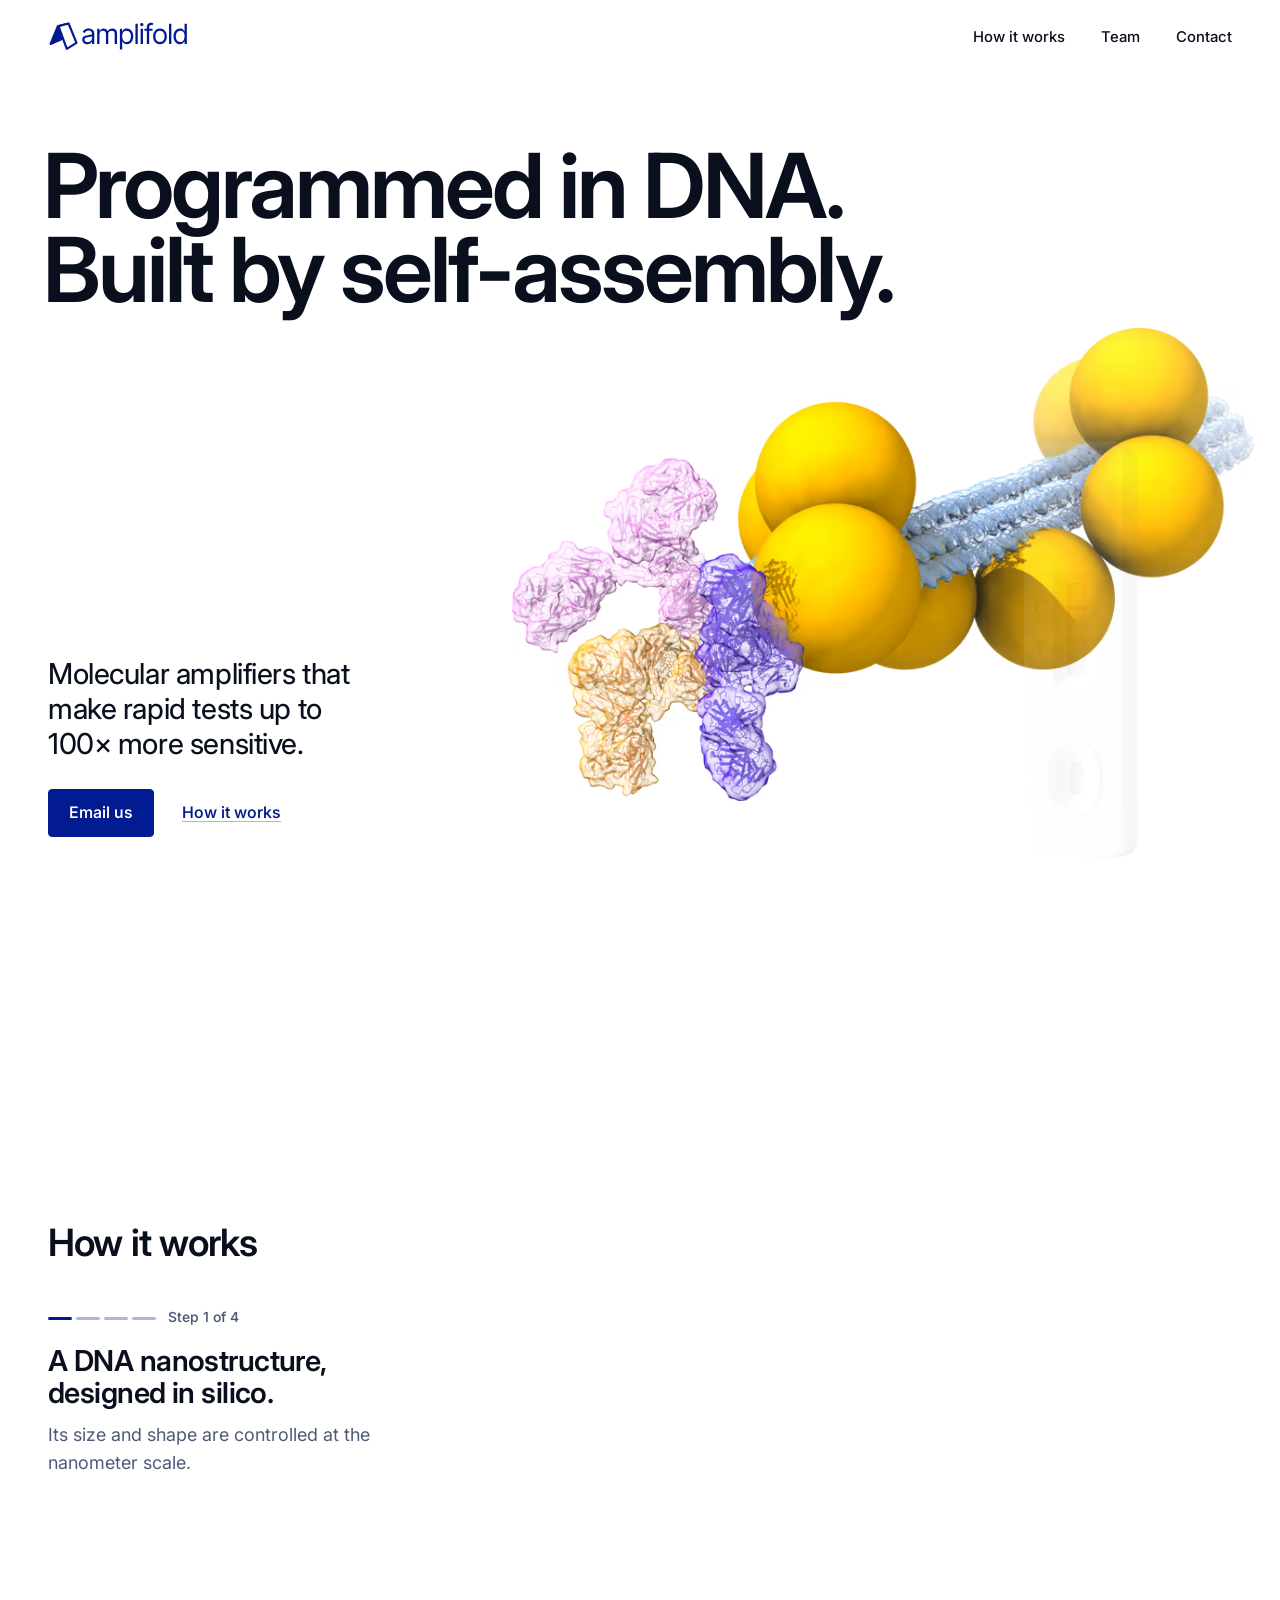
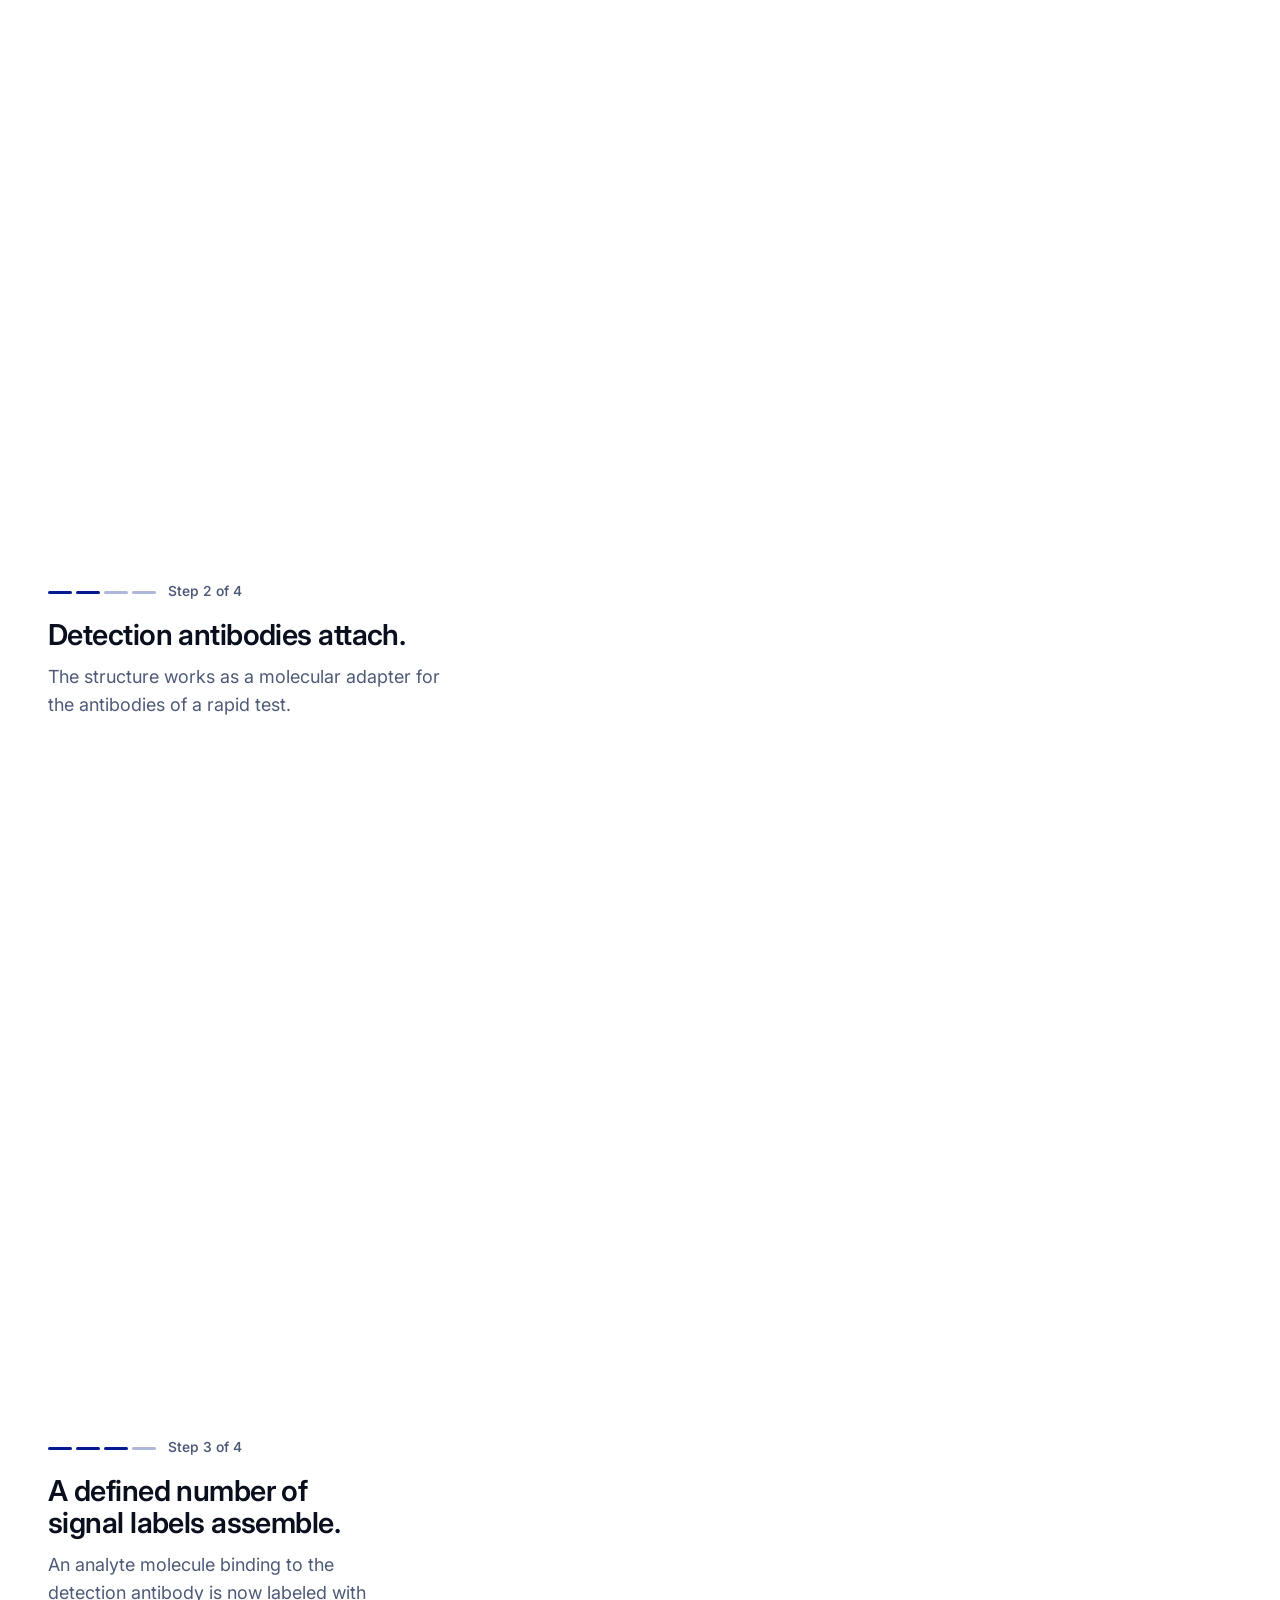
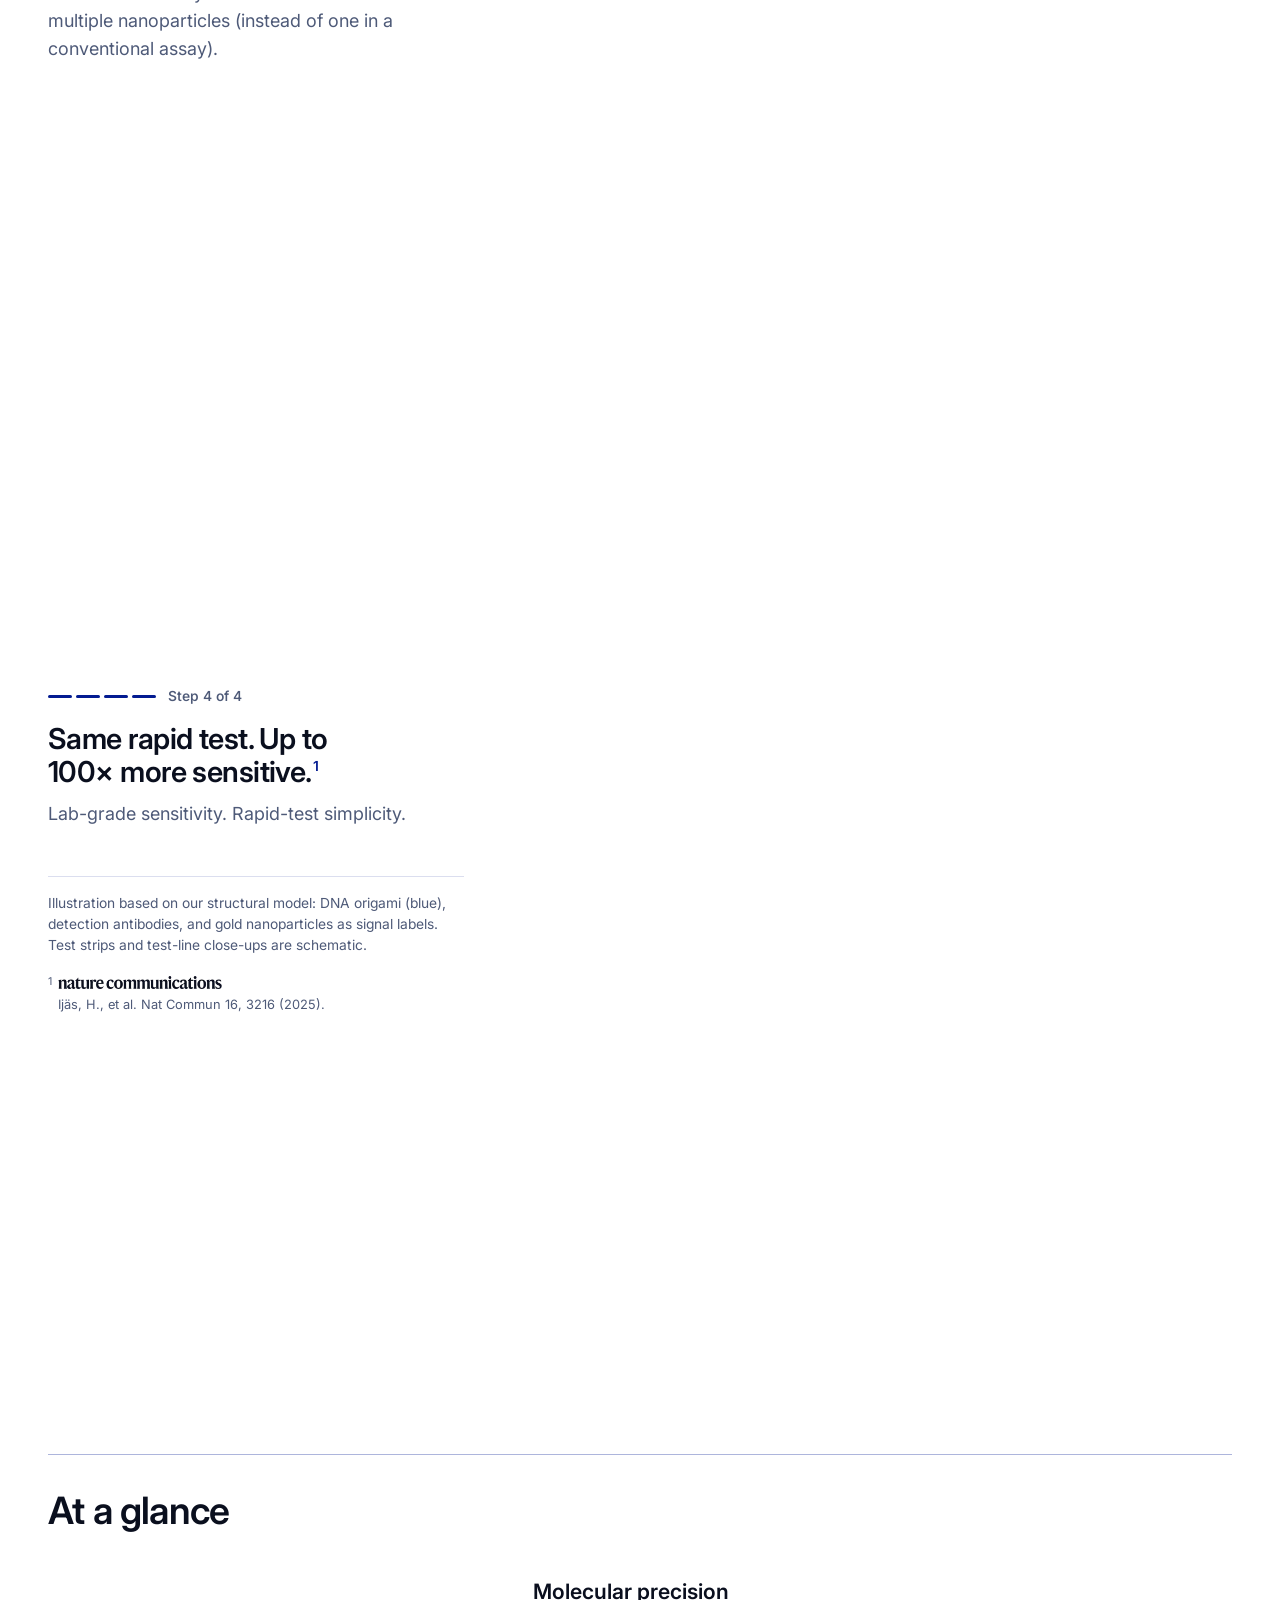
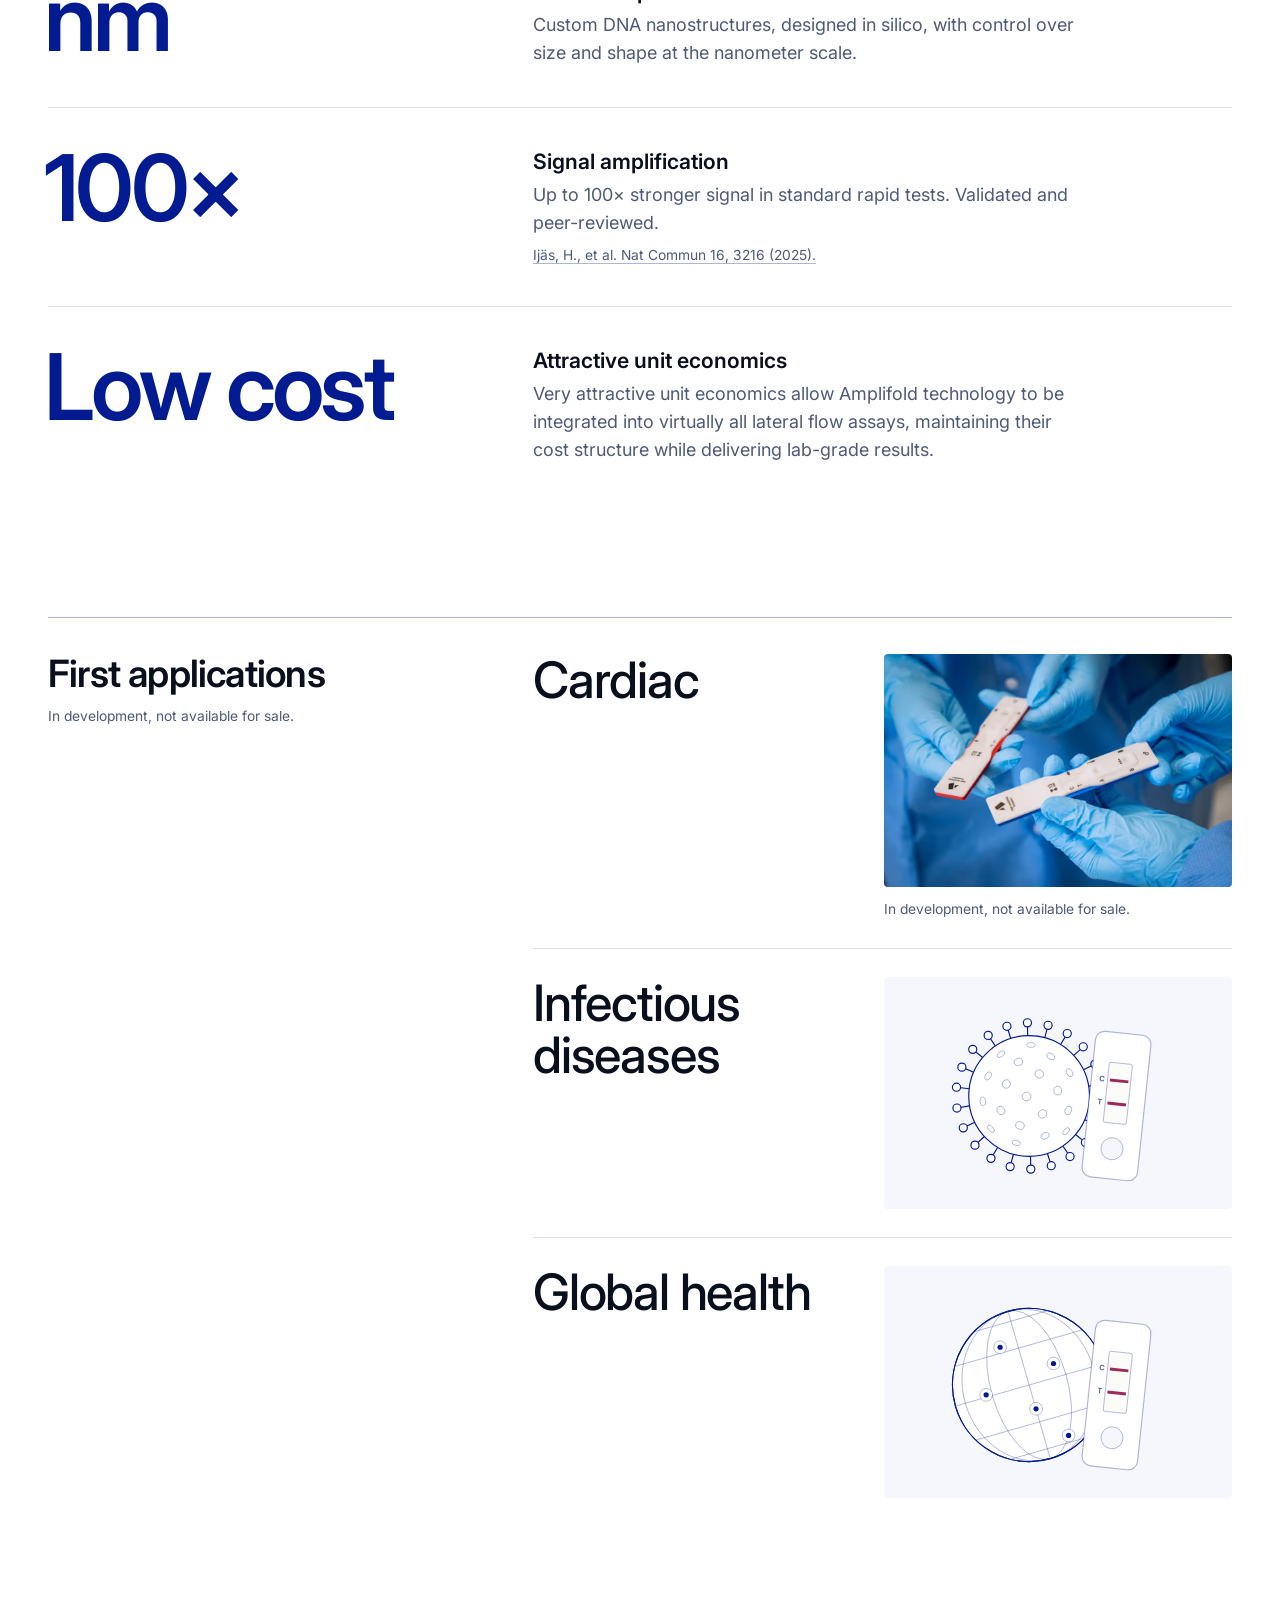
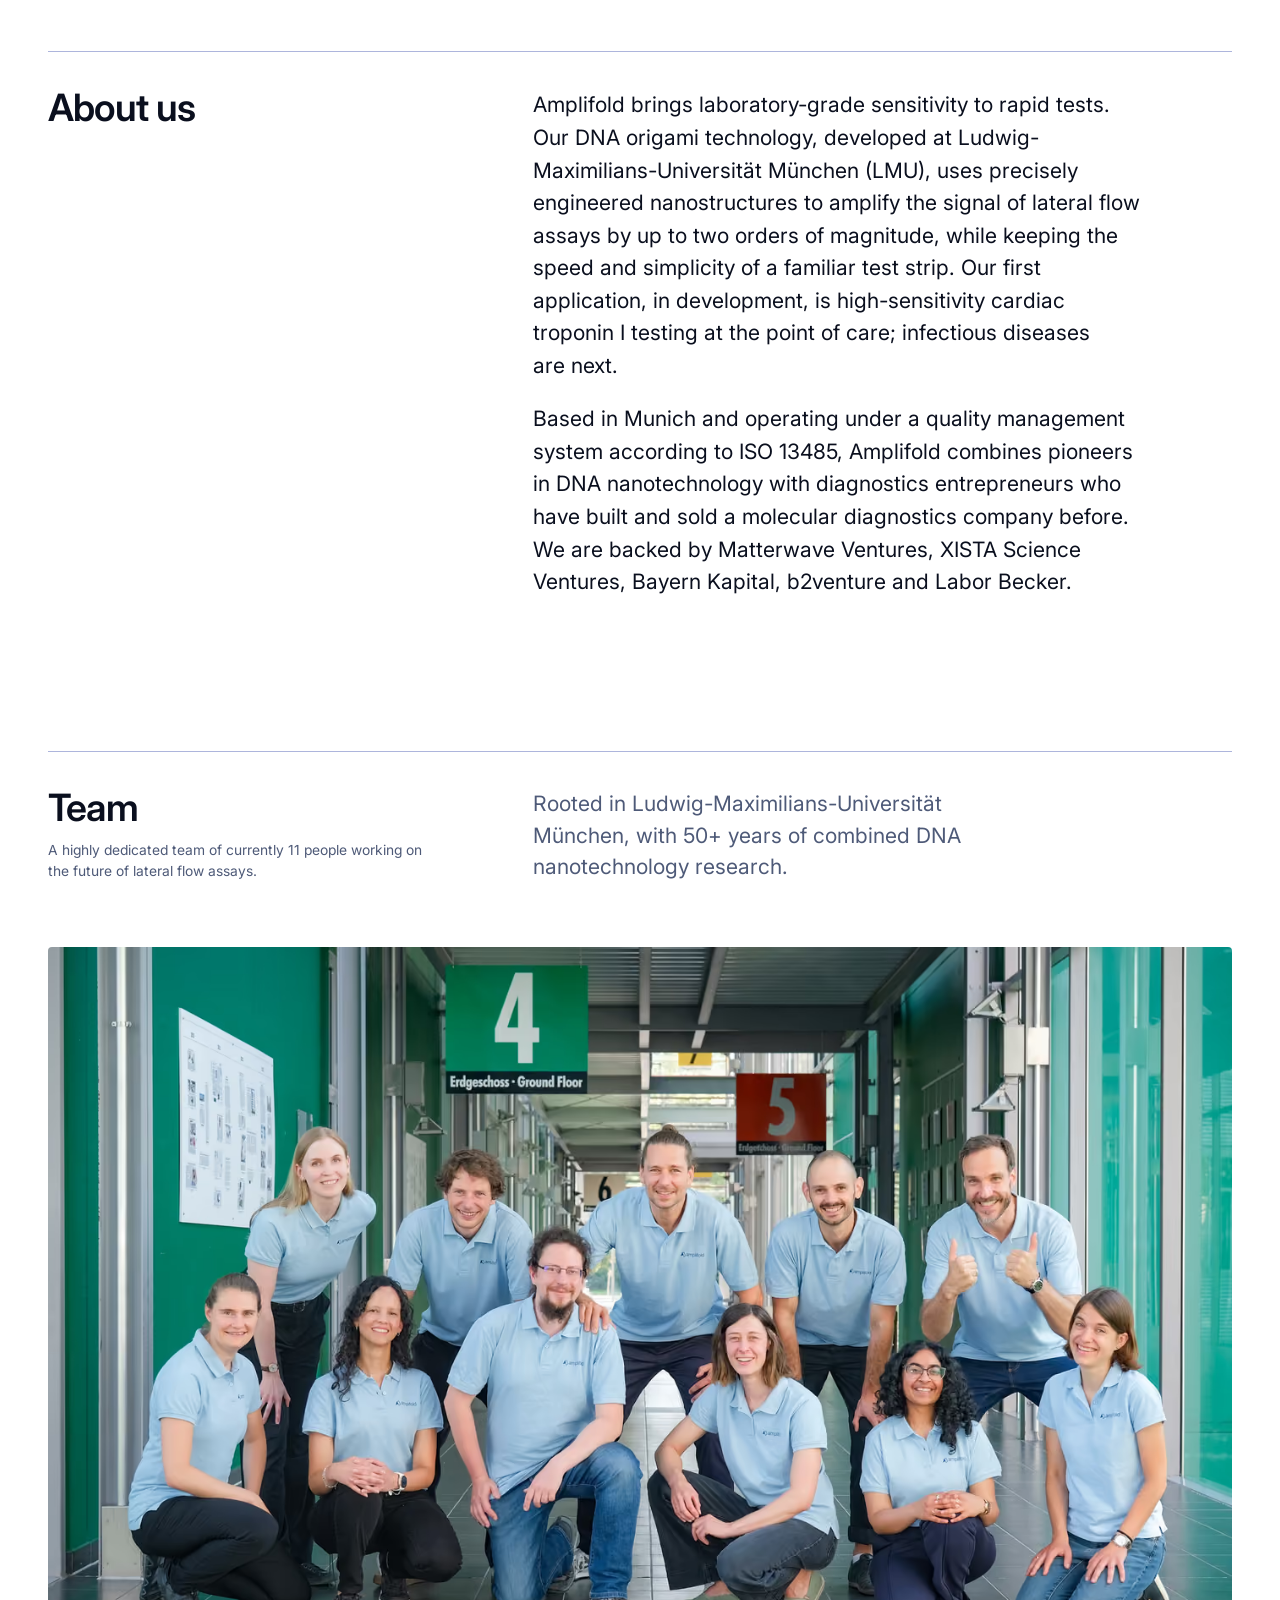
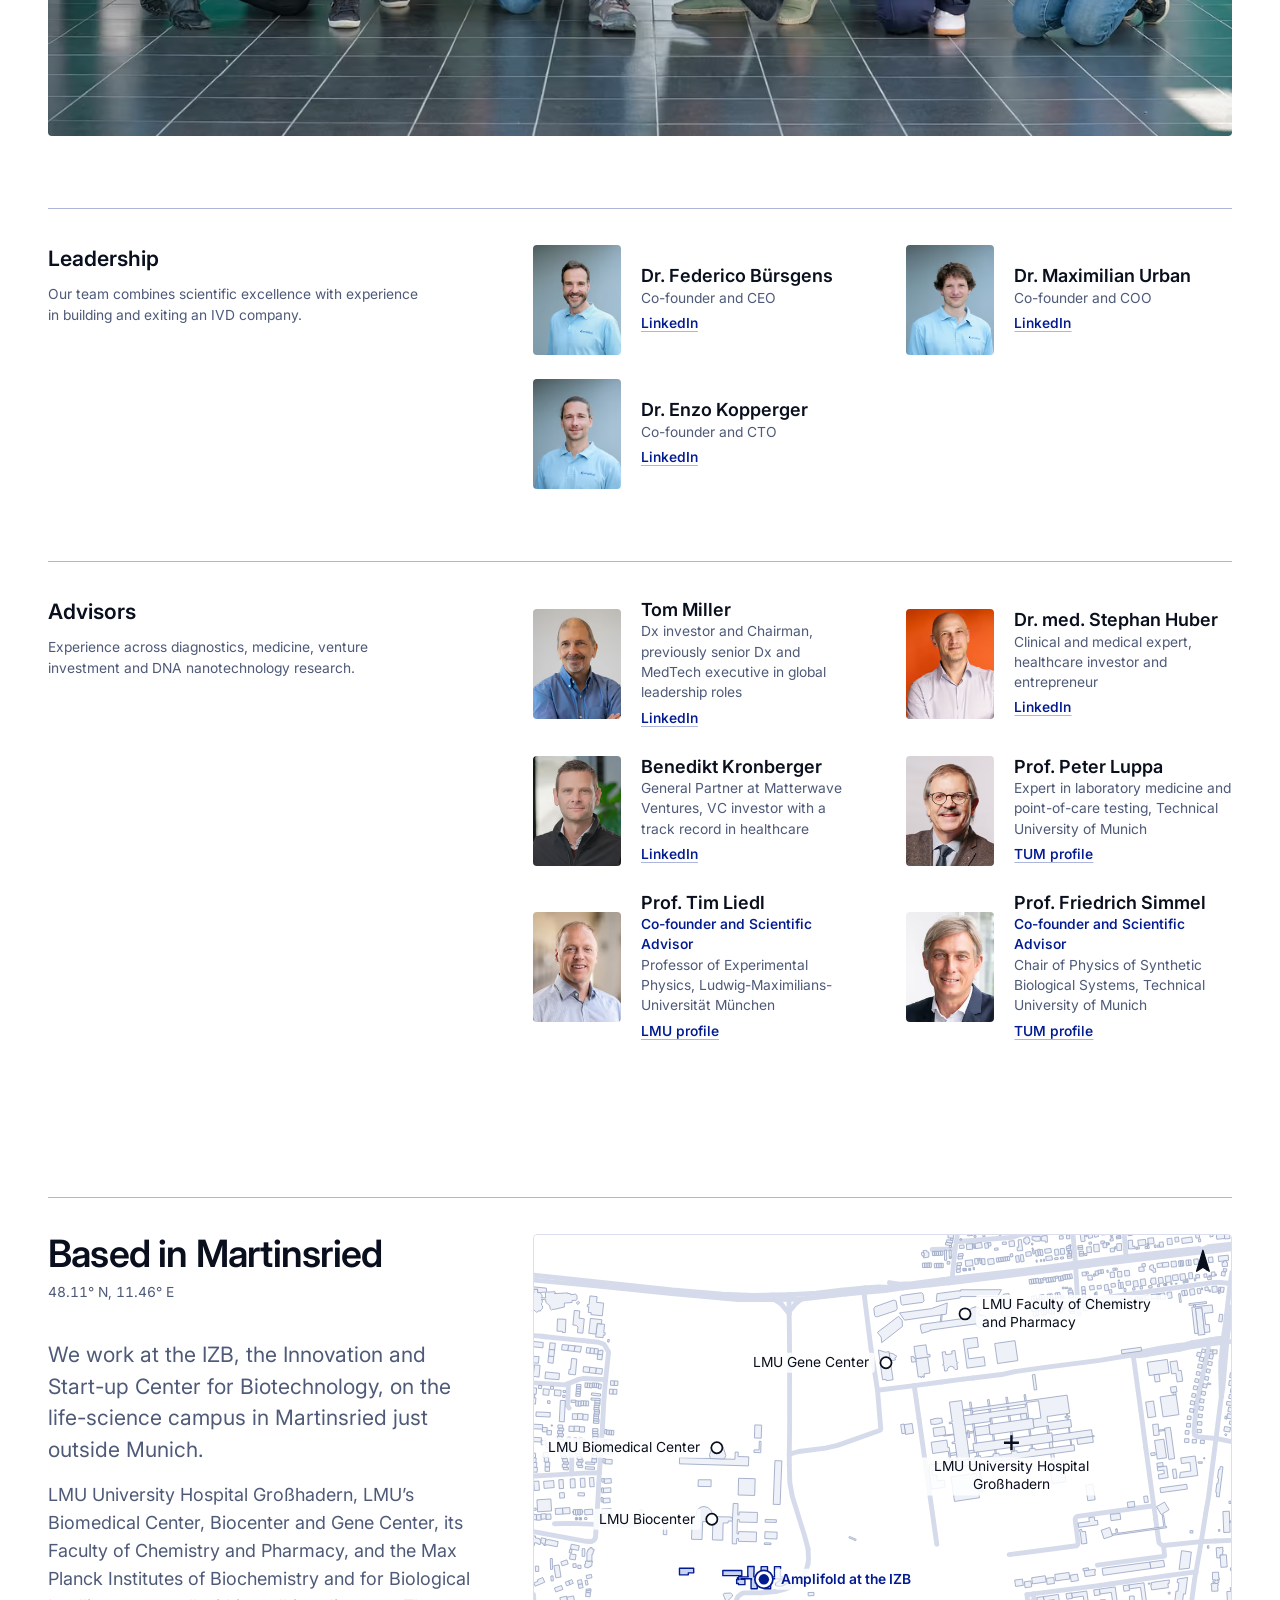
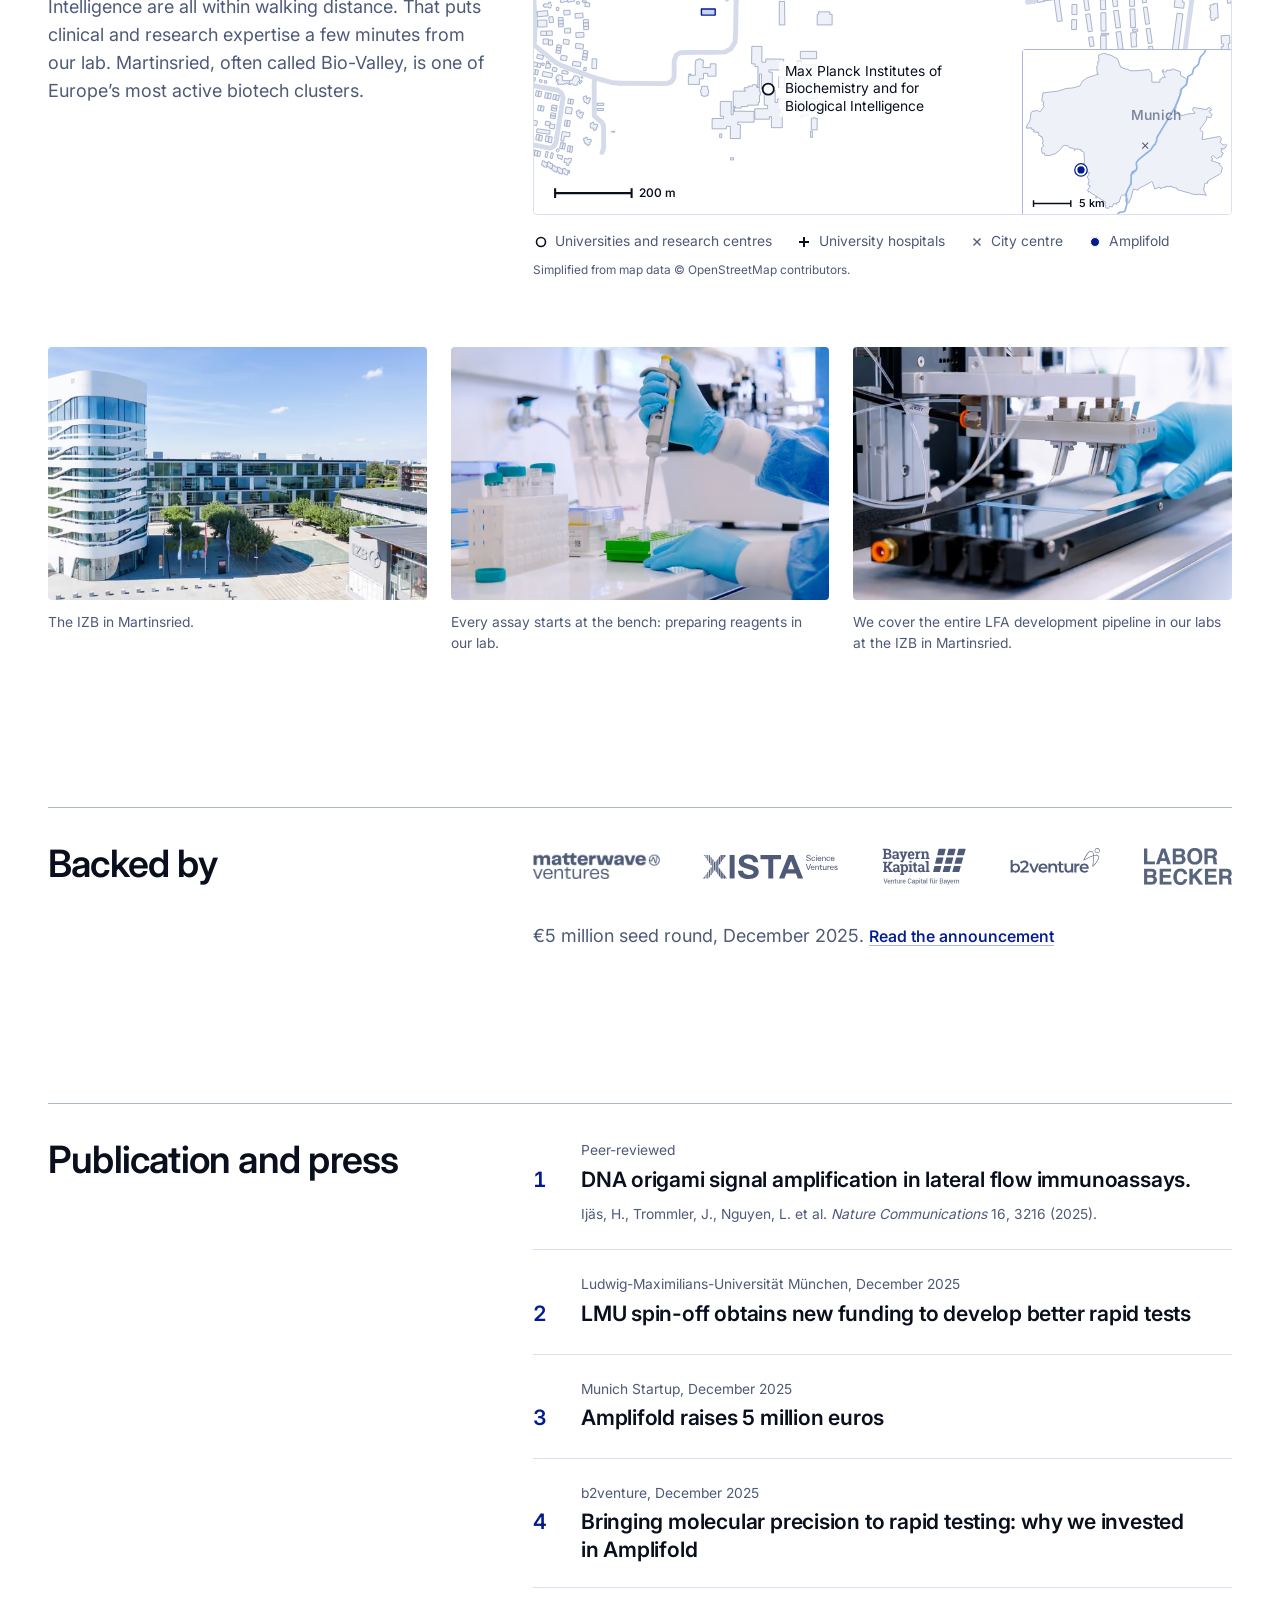
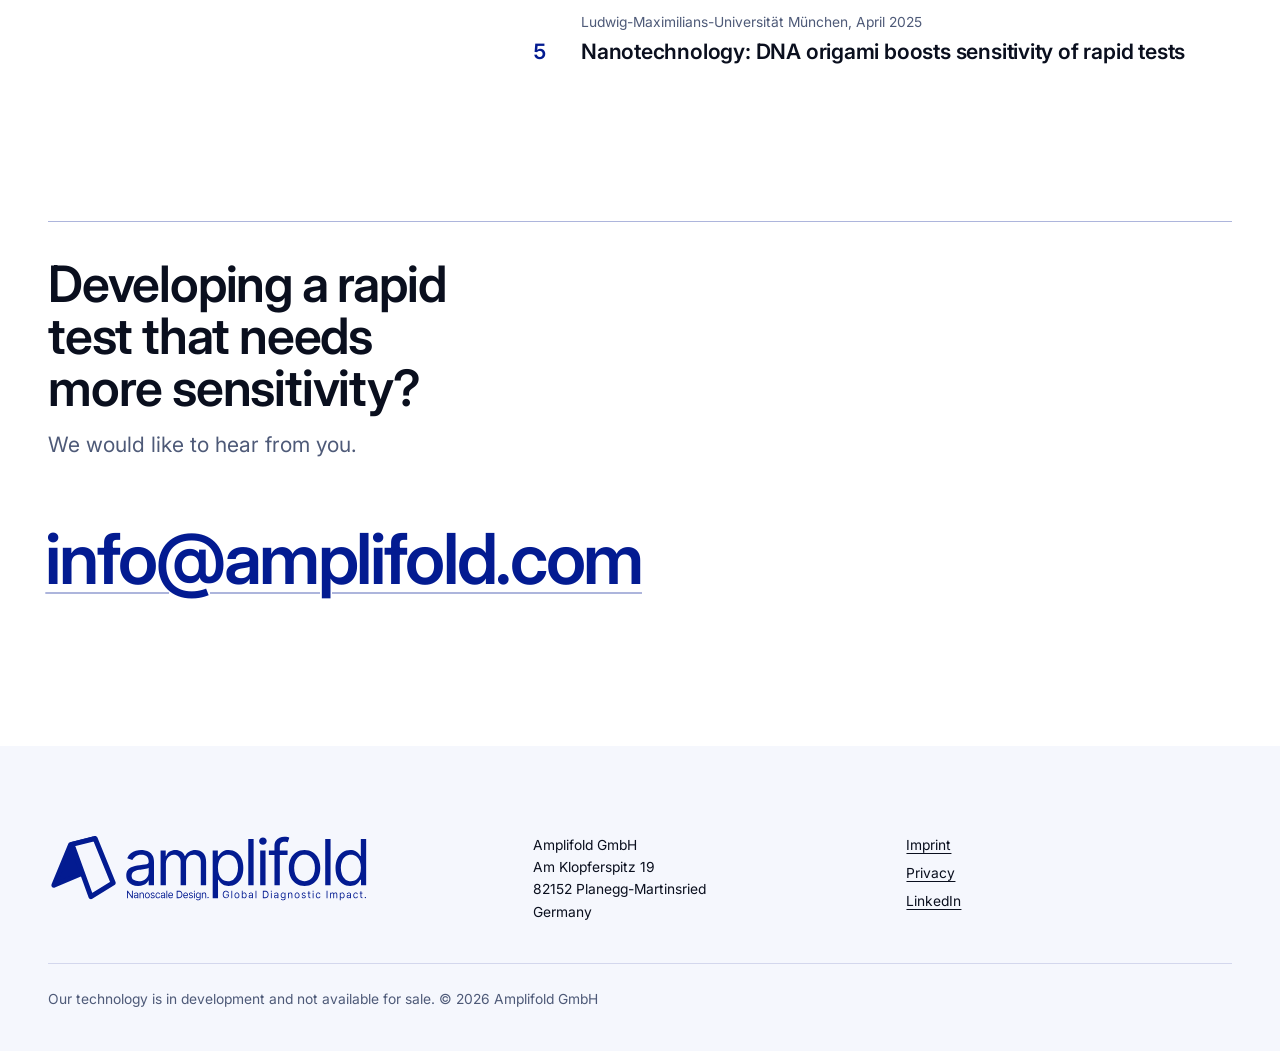
<file: index.html>
<!DOCTYPE html><html lang="en"><head><meta charset="utf-8"><meta name="viewport" content="width=device-width, initial-scale=1"><title>Amplifold — DNA origami signal amplification for rapid tests</title><meta name="description" content="Amplifold builds molecular amplifiers from DNA origami that make lateral flow rapid tests up to 100× more sensitive. Spin-off of Ludwig-Maximilians-Universität München, based in Martinsried."><link rel="canonical" href="https://amplifold.com/"><meta name="theme-color" content="#ffffff"><link rel="icon" href="/favicon.svg" type="image/svg+xml"><link rel="icon" href="/favicon-32.png" sizes="32x32" type="image/png"><link rel="apple-touch-icon" href="/apple-touch-icon.png"><link rel="preload" href="/_astro/inter-latin-opsz-normal.BwkfbSeq.woff2" as="font" type="font/woff2" crossorigin><style>
@font-face { font-family: 'Inter Variable'; font-style: normal; font-weight: 100 900; font-display: block;
  src: url(/_astro/inter-latin-opsz-normal.BwkfbSeq.woff2) format('woff2');
  unicode-range: U+0000-00FF,U+0131,U+0152-0153,U+02BB-02BC,U+02C6,U+02DA,U+02DC,U+0304,U+0308,U+0329,U+2000-206F,U+20AC,U+2122,U+2191,U+2193,U+2212,U+2215,U+FEFF,U+FFFD; }
@font-face { font-family: 'Inter Variable'; font-style: normal; font-weight: 100 900; font-display: block;
  src: url(/_astro/inter-latin-ext-opsz-normal.DpK-iCPk.woff2) format('woff2');
  unicode-range: U+0100-02BA,U+02BD-02C5,U+02C7-02CC,U+02CE-02D7,U+02DD-02FF,U+0304,U+0308,U+0329,U+1D00-1DBF,U+1E00-1E9F,U+1EF2-1EFF,U+2020,U+20A0-20AB,U+20AD-20C0,U+2113,U+2C60-2C7F,U+A720-A7FF; }
@font-face { font-family: 'Inter Fallback'; src: local('Arial'), local('ArialMT'), local('Helvetica');
  size-adjust: 105.17%; ascent-override: 92.11%; descent-override: 22.94%; line-gap-override: 0%; }</style><meta property="og:type" content="website"><meta property="og:site_name" content="Amplifold"><meta property="og:title" content="Amplifold — DNA origami signal amplification for rapid tests"><meta property="og:description" content="Amplifold builds molecular amplifiers from DNA origami that make lateral flow rapid tests up to 100× more sensitive. Spin-off of Ludwig-Maximilians-Universität München, based in Martinsried."><meta property="og:url" content="https://amplifold.com/"><meta property="og:image" content="https://amplifold.com/og.png"><meta property="og:image:width" content="1200"><meta property="og:image:height" content="630"><meta name="twitter:card" content="summary_large_image"><script>document.documentElement.classList.add('js');</script><script type="application/ld+json">{"@context":"https://schema.org","@type":"Organization","name":"Amplifold","legalName":"Amplifold GmbH","url":"https://amplifold.com/","logo":"https://amplifold.com/favicon.svg","email":"info@amplifold.com","slogan":"Nanoscale Design. Global Diagnostic Impact.","foundingDate":"2025-07-15","address":{"@type":"PostalAddress","streetAddress":"Am Klopferspitz 19","postalCode":"82152","addressLocality":"Planegg-Martinsried","addressCountry":"DE"},"sameAs":["https://www.linkedin.com/company/amplifold"]}</script><link rel="stylesheet" href="/_astro/Base.C7U9IARU.css"><link rel="stylesheet" href="/_astro/index.BiXYcs3R.css"></head><body><a class="skip-link" href="#main">Skip to content</a><header class="site-header wrap" data-astro-cid-nen7h5rs><a class="site-logo" href="/" aria-label="Amplifold, home" data-astro-cid-nen7h5rs><svg viewBox="19 18 258 55" role="img" aria-label="Amplifold" xmlns="http://www.w3.org/2000/svg"><mask id="logo-header-m1" fill="white"><path d="M35.2177 26.8414C35.459 26.2568 35.9626 25.8208 36.5757 25.6656L54.481 21.1335C55.9844 20.753 57.3302 22.1543 56.8892 23.6411L48.8355 50.7948C48.665 51.3696 48.2457 51.8376 47.693 52.0699L24.4762 61.8275C22.83 62.5193 21.1713 60.8711 21.8526 59.2206L35.2177 26.8414Z"></path></mask><path d="M35.2177 26.8414C35.459 26.2568 35.9626 25.8208 36.5757 25.6656L54.481 21.1335C55.9844 20.753 57.3302 22.1543 56.8892 23.6411L48.8355 50.7948C48.665 51.3696 48.2457 51.8376 47.693 52.0699L24.4762 61.8275C22.83 62.5193 21.1713 60.8711 21.8526 59.2206L35.2177 26.8414Z" fill="currentColor" stroke="currentColor" stroke-width="8" mask="url(#logo-header-m1)"></path><mask id="logo-header-m2" fill="white"><path d="M36.352 27.989C35.9501 26.8768 36.5958 25.6606 37.7422 25.3704L56.2027 20.6978C57.1696 20.4531 58.1691 20.9582 58.5455 21.8819L73.0306 57.4267C73.3993 58.3315 73.0603 59.3703 72.2288 59.8835L54.4119 70.878C53.3318 71.5445 51.912 71.0493 51.4807 69.8556L36.352 27.989Z"></path></mask><path d="M36.352 27.989C35.9501 26.8768 36.5958 25.6606 37.7422 25.3704L56.2027 20.6978C57.1696 20.4531 58.1691 20.9582 58.5455 21.8819L73.0306 57.4267C73.3993 58.3315 73.0603 59.3703 72.2288 59.8835L54.4119 70.878C53.3318 71.5445 51.912 71.0493 51.4807 69.8556L36.352 27.989Z" style="fill: var(--logo-paper, #fff)" stroke="currentColor" stroke-width="8" mask="url(#logo-header-m2)"></path><g fill="currentColor"><path d="M91.0875 60.6161C89.328 60.6161 87.7313 60.2847 86.2972 59.6219C84.8631 58.947 83.7242 57.9769 82.8806 56.7115C82.0371 55.4341 81.6153 53.8915 81.6153 52.0838C81.6153 50.4931 81.9286 49.2036 82.5553 48.2154C83.1819 47.2152 84.0195 46.4318 85.0679 45.8654C86.1164 45.299 87.2733 44.8772 88.5387 44.6C89.8161 44.3108 91.0996 44.0818 92.389 43.9131C94.0762 43.6962 95.444 43.5335 96.4925 43.4251C97.553 43.3045 98.3243 43.1057 98.8063 42.8285C99.3004 42.5513 99.5475 42.0693 99.5475 41.3824V41.2378C99.5475 39.4542 99.0594 38.0683 98.0832 37.0801C97.1191 36.0919 95.6549 35.5978 93.6906 35.5978C91.6539 35.5978 90.0571 36.0437 88.9002 36.9355C87.7433 37.8273 86.9298 38.7793 86.4599 39.7916L82.4106 38.3455C83.1337 36.6583 84.0978 35.3447 85.3029 34.4047C86.5201 33.4527 87.8457 32.7899 89.2798 32.4163C90.726 32.0306 92.148 31.8378 93.546 31.8378C94.4378 31.8378 95.4621 31.9463 96.619 32.1632C97.788 32.3681 98.9148 32.7959 99.9994 33.4467C101.096 34.0974 102.006 35.0796 102.729 36.3932C103.452 37.7068 103.814 39.4662 103.814 41.6716V59.9653H99.5475V56.2054H99.3305C99.0413 56.8079 98.5593 57.4527 97.8844 58.1396C97.2095 58.8265 96.3117 59.411 95.191 59.893C94.0702 60.3751 92.7024 60.6161 91.0875 60.6161ZM91.7383 56.7838C93.4254 56.7838 94.8475 56.4524 96.0044 55.7896C97.1734 55.1268 98.0531 54.2711 98.6436 53.2227C99.2462 52.1742 99.5475 51.0715 99.5475 49.9146V46.01C99.3667 46.227 98.969 46.4258 98.3544 46.6066C97.7518 46.7753 97.0529 46.9259 96.2575 47.0585C95.4742 47.179 94.7089 47.2875 93.9617 47.3839C93.2266 47.4682 92.6301 47.5405 92.1721 47.6008C91.0634 47.7454 90.027 47.9804 89.0629 48.3058C88.1109 48.6191 87.3396 49.0951 86.7491 49.7339C86.1706 50.3605 85.8814 51.2162 85.8814 52.3008C85.8814 53.7831 86.4297 54.9038 87.5264 55.6631C88.6351 56.4102 90.0391 56.7838 91.7383 56.7838ZM109.055 59.9653V32.1994H113.176V36.5378H113.538C114.116 35.0555 115.05 33.9046 116.34 33.0851C117.629 32.2536 119.178 31.8378 120.986 31.8378C122.817 31.8378 124.342 32.2536 125.559 33.0851C126.788 33.9046 127.746 35.0555 128.433 36.5378H128.723C129.434 35.1037 130.5 33.9649 131.922 33.1213C133.344 32.2656 135.049 31.8378 137.038 31.8378C139.52 31.8378 141.551 32.6151 143.13 34.1697C144.708 35.7123 145.498 38.1165 145.498 41.3824V59.9653H141.232V41.3824C141.232 39.3337 140.671 37.8694 139.551 36.9897C138.43 36.11 137.11 35.6701 135.592 35.6701C133.639 35.6701 132.127 36.2606 131.054 37.4416C129.982 38.6106 129.446 40.0929 129.446 41.8885V59.9653H125.107V40.9485C125.107 39.3698 124.595 38.0984 123.571 37.1343C122.546 36.1582 121.227 35.6701 119.612 35.6701C118.503 35.6701 117.467 35.9654 116.503 36.5559C115.551 37.1464 114.779 37.9659 114.189 39.0143C113.61 40.0507 113.321 41.2498 113.321 42.6116V59.9653H109.055ZM150.753 70.3776V32.1994H154.874V36.6101H155.38C155.694 36.128 156.128 35.5134 156.682 34.7663C157.248 34.007 158.056 33.3322 159.104 32.7417C160.165 32.1391 161.599 31.8378 163.407 31.8378C165.744 31.8378 167.805 32.4223 169.589 33.5913C171.372 34.7602 172.764 36.4173 173.765 38.5624C174.765 40.7075 175.265 43.2383 175.265 46.1547C175.265 49.0951 174.765 51.644 173.765 53.8011C172.764 55.9463 171.378 57.6093 169.607 58.7903C167.835 59.9593 165.793 60.5438 163.479 60.5438C161.695 60.5438 160.267 60.2485 159.195 59.658C158.122 59.0555 157.297 58.3746 156.718 57.6153C156.14 56.8441 155.694 56.2054 155.38 55.6992H155.019V70.3776H150.753ZM154.947 46.0823C154.947 48.1793 155.254 50.0291 155.868 51.6319C156.483 53.2227 157.381 54.47 158.562 55.3738C159.743 56.2656 161.189 56.7115 162.9 56.7115C164.684 56.7115 166.172 56.2415 167.365 55.3015C168.57 54.3495 169.474 53.072 170.077 51.4692C170.691 49.8544 170.999 48.0587 170.999 46.0823C170.999 44.13 170.697 42.3706 170.095 40.8039C169.504 39.2252 168.607 37.9779 167.401 37.062C166.208 36.1341 164.708 35.6701 162.9 35.6701C161.165 35.6701 159.707 36.11 158.526 36.9897C157.345 37.8574 156.453 39.0746 155.85 40.6412C155.248 42.1958 154.947 44.0095 154.947 46.0823ZM183.493 22.944V59.9653H179.227V22.944H183.493ZM188.762 59.9653V32.1994H193.028V59.9653H188.762ZM190.931 27.5717C190.1 27.5717 189.383 27.2885 188.78 26.7221C188.19 26.1557 187.894 25.4748 187.894 24.6794C187.894 23.884 188.19 23.2031 188.78 22.6367C189.383 22.0703 190.1 21.7871 190.931 21.7871C191.763 21.7871 192.474 22.0703 193.064 22.6367C193.667 23.2031 193.968 23.884 193.968 24.6794C193.968 25.4748 193.667 26.1557 193.064 26.7221C192.474 27.2885 191.763 27.5717 190.931 27.5717ZM210.661 32.1994V35.8147H195.693V32.1994H210.661ZM200.177 59.9653V28.3671C200.177 26.7763 200.55 25.4507 201.297 24.3902C202.044 23.3297 203.015 22.5343 204.208 22.004C205.401 21.4738 206.66 21.2087 207.986 21.2087C209.034 21.2087 209.89 21.293 210.553 21.4617C211.215 21.6304 211.71 21.7871 212.035 21.9317L210.806 25.6194C210.589 25.5471 210.288 25.4567 209.902 25.3482C209.528 25.2398 209.034 25.1855 208.42 25.1855C207.01 25.1855 205.991 25.5411 205.365 26.2521C204.75 26.9631 204.443 28.0055 204.443 29.3794V59.9653H200.177ZM224.231 60.5438C221.725 60.5438 219.525 59.9473 217.633 58.7542C215.753 57.5611 214.283 55.892 213.223 53.7469C212.174 51.6018 211.65 49.0951 211.65 46.227C211.65 43.3347 212.174 40.8099 213.223 38.6528C214.283 36.4956 215.753 34.8205 217.633 33.6274C219.525 32.4344 221.725 31.8378 224.231 31.8378C226.738 31.8378 228.931 32.4344 230.811 33.6274C232.703 34.8205 234.174 36.4956 235.222 38.6528C236.283 40.8099 236.813 43.3347 236.813 46.227C236.813 49.0951 236.283 51.6018 235.222 53.7469C234.174 55.892 232.703 57.5611 230.811 58.7542C228.931 59.9473 226.738 60.5438 224.231 60.5438ZM224.231 56.7115C226.135 56.7115 227.702 56.2234 228.931 55.2473C230.161 54.2711 231.07 52.9877 231.661 51.3969C232.251 49.8062 232.547 48.0828 232.547 46.227C232.547 44.3711 232.251 42.6417 231.661 41.0389C231.07 39.4361 230.161 38.1406 228.931 37.1524C227.702 36.1642 226.135 35.6701 224.231 35.6701C222.327 35.6701 220.761 36.1642 219.531 37.1524C218.302 38.1406 217.392 39.4361 216.802 41.0389C216.211 42.6417 215.916 44.3711 215.916 46.227C215.916 48.0828 216.211 49.8062 216.802 51.3969C217.392 52.9877 218.302 54.2711 219.531 55.2473C220.761 56.2234 222.327 56.7115 224.231 56.7115ZM245.046 22.944V59.9653H240.78V22.944H245.046ZM260.799 60.5438C258.485 60.5438 256.442 59.9593 254.671 58.7903C252.899 57.6093 251.513 55.9463 250.513 53.8011C249.513 51.644 249.013 49.0951 249.013 46.1547C249.013 43.2383 249.513 40.7075 250.513 38.5624C251.513 36.4173 252.905 34.7602 254.689 33.5913C256.473 32.4223 258.533 31.8378 260.871 31.8378C262.679 31.8378 264.107 32.1391 265.155 32.7417C266.216 33.3322 267.023 34.007 267.578 34.7663C268.144 35.5134 268.584 36.128 268.897 36.6101H269.259V22.944H273.525V59.9653H269.403V55.6992H268.897C268.584 56.2054 268.138 56.8441 267.56 57.6153C266.981 58.3746 266.156 59.0555 265.083 59.658C264.011 60.2485 262.582 60.5438 260.799 60.5438ZM261.377 56.7115C263.089 56.7115 264.535 56.2656 265.716 55.3738C266.897 54.47 267.795 53.2227 268.409 51.6319C269.024 50.0291 269.331 48.1793 269.331 46.0823C269.331 44.0095 269.03 42.1958 268.427 40.6412C267.825 39.0746 266.933 37.8574 265.752 36.9897C264.571 36.11 263.113 35.6701 261.377 35.6701C259.57 35.6701 258.063 36.1341 256.858 37.062C255.665 37.9779 254.767 39.2252 254.165 40.8039C253.574 42.3706 253.279 44.13 253.279 46.0823C253.279 48.0587 253.58 49.8544 254.183 51.4692C254.797 53.072 255.701 54.3495 256.894 55.3015C258.099 56.2415 259.594 56.7115 261.377 56.7115Z"></path></g></svg></a><nav aria-label="Main" data-astro-cid-nen7h5rs><ul data-astro-cid-nen7h5rs><li class="nav-optional" data-astro-cid-nen7h5rs><a href="#how-it-works" data-astro-cid-nen7h5rs>How it works</a></li><li data-astro-cid-nen7h5rs><a href="#team" data-astro-cid-nen7h5rs>Team</a></li><li data-astro-cid-nen7h5rs><a href="#contact" data-astro-cid-nen7h5rs>Contact</a></li></ul></nav></header><main id="main"><section class="story" aria-labelledby="hero-title" data-astro-cid-n2lz65zz><div class="stage" data-stage data-mode="pending" aria-hidden="true" data-astro-cid-n2lz65zz><picture data-astro-cid-n2lz65zz="true"><source srcset="/_astro/amplifier.Dplwj3Mo_2nGURk.avif 800w, /_astro/amplifier.Dplwj3Mo_Z1dI1yw.avif 1400w, /_astro/amplifier.Dplwj3Mo_Z1ux8Vf.avif 2000w" type="image/avif" sizes="(min-width: 960px) 60vw, 100vw"><source srcset="/_astro/amplifier.Dplwj3Mo_Z2vSyJ8.webp 800w, /_astro/amplifier.Dplwj3Mo_ZUif2I.webp 1400w, /_astro/amplifier.Dplwj3Mo_Z2iPhpd.webp 2000w" type="image/webp" sizes="(min-width: 960px) 60vw, 100vw"><img src="/_astro/amplifier.Dplwj3Mo_1execC.webp" srcset="/_astro/amplifier.Dplwj3Mo_Z2vSyJ8.webp 800w, /_astro/amplifier.Dplwj3Mo_ZUif2I.webp 1400w, /_astro/amplifier.Dplwj3Mo_Z2iPhpd.webp 2000w" sizes="(min-width: 960px) 60vw, 100vw" alt loading="lazy" data-astro-cid-n2lz65zz="true" decoding="async" width="2400" height="1531" class="stage-still"></picture><canvas class="stage-canvas" data-canvas data-astro-cid-n2lz65zz></canvas><!-- Test cassette from the poster render, shown with the assembled amplifier in the hero. --><img src="/_astro/test-cassette.DlIn7l1D_Z2bGgiK.webp" alt loading="eager" data-cassette="true" data-astro-cid-n2lz65zz="true" decoding="async" width="296" height="969" class="hero-cassette"><div class="anno" data-anno="dna" data-place="above" data-shift="0.06" data-astro-cid-n2lz65zz><span class="anno-line" data-astro-cid-n2lz65zz></span><span class="anno-text" data-astro-cid-n2lz65zz>DNA origami</span></div><div class="anno" data-anno="antibody" data-place="above" data-shift="-0.1" data-astro-cid-n2lz65zz><span class="anno-line" data-astro-cid-n2lz65zz></span><span class="anno-text" data-astro-cid-n2lz65zz>Detection antibody</span></div><div class="anno" data-anno="label" data-place="above" data-shift="0.04" data-astro-cid-n2lz65zz><span class="anno-line" data-astro-cid-n2lz65zz></span><span class="anno-text" data-astro-cid-n2lz65zz>Nanoparticles serve as signal labels</span></div><div class="scale-bar" data-scalebar data-astro-cid-n2lz65zz><span class="scale-bar-line" data-astro-cid-n2lz65zz></span><span data-astro-cid-n2lz65zz>10 nm</span></div><div class="strips" data-strips data-astro-cid-n2lz65zz><figure class="comparison" data-astro-cid-2knk4o2v><svg viewBox="0 0 1024 340" aria-hidden="true" data-astro-cid-2knk4o2v><g class="test test--standard" data-astro-cid-2knk4o2v><g transform="translate(360 0)" data-astro-cid-r57gr5z7><rect class="cassette-body" x="1" y="1" width="118" height="338" rx="16" data-astro-cid-r57gr5z7></rect><rect class="cassette-window" x="38" y="70" width="44" height="132" rx="3" data-astro-cid-r57gr5z7></rect><rect class="cassette-membrane" x="44" y="76" width="32" height="120" data-astro-cid-r57gr5z7></rect><rect class="cassette-line" x="44" y="104" width="32" height="5" data-astro-cid-r57gr5z7></rect><rect class="cassette-line cassette-line--test" x="44" y="150" width="32" height="5" data-astro-cid-r57gr5z7></rect><text class="cassette-mark" x="27" y="110" data-astro-cid-r57gr5z7>C</text><text class="cassette-mark" x="27" y="156" data-astro-cid-r57gr5z7>T</text><rect class="cassette-well" x="40" y="254" width="40" height="42" rx="20" data-astro-cid-r57gr5z7></rect><circle class="cassette-marker" cx="60" cy="152.5" r="19" data-astro-cid-r57gr5z7></circle></g><line class="zoom" x1="431.9" y1="167.32" x2="268.3" y2="298.66" data-astro-cid-2knk4o2v></line><line class="zoom" x1="429.76" y1="136.2" x2="249.76" y2="28.43" data-astro-cid-2knk4o2v></line><g transform="translate(165 170)" data-astro-cid-2knk4o2v><defs data-astro-cid-gww7nvtx><clipPath id="strips-standard-bubble" data-astro-cid-gww7nvtx><circle r="165" data-astro-cid-gww7nvtx></circle></clipPath><clipPath id="strips-standard-inside-4" data-astro-cid-gww7nvtx><path d="M182.83 135.382C188.469 135.382 193.041 139.954 193.041 145.593C193.041 146.637 192.883 147.644 192.592 148.592C192.973 149.338 193.189 150.181 193.189 151.076C193.189 154.095 190.742 156.542 187.722 156.542C187.683 156.542 187.643 156.54 187.603 156.54C188.044 157.328 188.297 158.235 188.297 159.202C188.297 162.221 185.849 164.668 182.83 164.668C182.577 164.668 182.328 164.65 182.084 164.617C181.478 166.976 179.338 168.721 176.79 168.721C174.876 168.721 173.193 167.736 172.217 166.248C170.985 166.992 169.54 167.42 167.996 167.42C163.741 167.42 160.246 164.168 159.86 160.014C159.083 159.07 158.617 157.861 158.617 156.542C158.617 154.423 159.823 152.586 161.586 151.679C160.838 150.744 160.389 149.559 160.389 148.268C160.39 146.186 161.553 144.376 163.265 143.453C163.917 139.591 167.276 136.65 171.323 136.65C171.723 136.65 172.116 136.679 172.501 136.735C172.813 136.679 173.134 136.65 173.463 136.65C174.59 136.65 175.638 136.991 176.509 137.577C178.247 136.204 180.442 135.382 182.83 135.382Z" data-astro-cid-gww7nvtx></path></clipPath></defs><circle class="bubble" r="165" data-astro-cid-gww7nvtx></circle><g clip-path="url(#strips-standard-bubble)" data-astro-cid-gww7nvtx><g transform="scale(0.6395) translate(-168 -9.616000000000014)" data-astro-cid-gww7nvtx><path d="M120.447 163.788C121.422 162.811 123.006 162.81 123.983 163.785L138.476 178.252C139.125 178.9 139.34 179.815 139.128 180.644C139.161 180.806 139.179 180.973 139.179 181.145L139.195 210.859C139.196 212.239 138.077 213.36 136.697 213.361C135.316 213.361 134.196 212.242 134.195 210.862L134.178 181.147C134.178 181.108 134.181 181.07 134.183 181.032L120.45 167.324C119.473 166.349 119.471 164.765 120.447 163.788ZM155.542 163.769C156.518 162.792 158.101 162.791 159.079 163.766C160.056 164.741 160.057 166.325 159.082 167.302L145.341 181.067C145.342 181.086 145.345 181.106 145.345 181.125L145.369 210.858C145.37 212.238 144.251 213.358 142.871 213.36C141.49 213.361 140.37 212.242 140.369 210.862L140.345 181.13C140.345 180.941 140.368 180.756 140.408 180.578C140.227 179.771 140.448 178.892 141.076 178.263L155.542 163.769ZM116.061 168.159C117.037 167.183 118.621 167.183 119.597 168.158L131.609 180.163C132.585 181.139 132.586 182.722 131.611 183.698C130.635 184.675 129.051 184.676 128.075 183.7L116.062 171.696C115.086 170.72 115.085 169.136 116.061 168.159ZM159.923 168.122C160.898 167.145 162.481 167.143 163.458 168.117C164.436 169.092 164.438 170.676 163.463 171.654L151.465 183.683C150.49 184.66 148.907 184.663 147.929 183.688C146.952 182.713 146.95 181.13 147.924 180.153L159.923 168.122Z" style="fill: var(--capture-antibody)" data-astro-cid-gww7nvtx></path><path d="M166.307 136.66C164.974 137.018 163.602 136.227 163.243 134.894L157.925 115.119C157.687 114.234 157.958 113.333 158.556 112.722C158.608 112.565 158.677 112.411 158.762 112.262L173.606 86.5215C174.295 85.3255 175.824 84.9142 177.02 85.6038C178.216 86.2935 178.627 87.8229 177.937 89.019L163.094 114.761C163.075 114.794 163.053 114.826 163.033 114.858L168.072 133.596C168.431 134.929 167.64 136.301 166.307 136.66ZM135.903 119.129C134.57 119.487 133.198 118.696 132.84 117.363C132.481 116.03 133.272 114.658 134.605 114.299L153.387 109.249C153.396 109.232 153.403 109.213 153.413 109.196L168.259 83.4355C168.948 82.2394 170.477 81.8286 171.673 82.5177C172.869 83.2071 173.28 84.7359 172.591 85.9321L157.745 111.692C157.651 111.856 157.539 112.005 157.415 112.139C157.168 112.928 156.537 113.579 155.679 113.81L135.903 119.129ZM172.291 135.067C170.957 135.425 169.586 134.633 169.228 133.3L164.828 116.897C164.47 115.564 165.261 114.193 166.594 113.835C167.927 113.477 169.299 114.268 169.657 115.601L174.058 132.004C174.416 133.338 173.624 134.709 172.291 135.067ZM134.286 113.168C132.953 113.527 131.582 112.737 131.222 111.405C130.863 110.072 131.653 108.699 132.986 108.34L149.39 103.921C150.724 103.562 152.096 104.352 152.455 105.685C152.814 107.018 152.025 108.389 150.692 108.749L134.286 113.168Z" style="fill: var(--cobalt)" data-astro-cid-gww7nvtx></path><path d="M174.702 74.536C177.27 78.6449 169.909 76.8472 168.796 78.5592C167.683 80.2713 172.905 79.9289 171.107 83.8665" style="fill: none; stroke: var(--slate)" data-astro-cid-gww7nvtx></path><path d="M182.83 135.382C188.469 135.382 193.041 139.954 193.041 145.593C193.041 146.637 192.883 147.644 192.592 148.592C192.973 149.338 193.189 150.181 193.189 151.076C193.189 154.095 190.742 156.542 187.722 156.542C187.683 156.542 187.643 156.54 187.603 156.54C188.044 157.328 188.297 158.235 188.297 159.202C188.297 162.221 185.849 164.668 182.83 164.668C182.577 164.668 182.328 164.65 182.084 164.617C181.478 166.976 179.338 168.721 176.79 168.721C174.876 168.721 173.193 167.736 172.217 166.248C170.985 166.992 169.54 167.42 167.996 167.42C163.741 167.42 160.246 164.168 159.86 160.014C159.083 159.07 158.617 157.861 158.617 156.542C158.617 154.423 159.823 152.586 161.586 151.679C160.838 150.744 160.389 149.559 160.389 148.268C160.39 146.186 161.553 144.376 163.265 143.453C163.917 139.591 167.276 136.65 171.323 136.65C171.723 136.65 172.116 136.679 172.501 136.735C172.813 136.679 173.134 136.65 173.463 136.65C174.59 136.65 175.638 136.991 176.509 137.577C178.247 136.204 180.442 135.382 182.83 135.382Z" style="fill: #22DAA6" data-astro-cid-gww7nvtx></path><path d="M182.83 135.382C188.469 135.382 193.041 139.954 193.041 145.593C193.041 146.637 192.883 147.644 192.592 148.592C192.973 149.338 193.189 150.181 193.189 151.076C193.189 154.095 190.742 156.542 187.722 156.542C187.683 156.542 187.643 156.54 187.603 156.54C188.044 157.328 188.297 158.235 188.297 159.202C188.297 162.221 185.849 164.668 182.83 164.668C182.577 164.668 182.328 164.65 182.084 164.617C181.478 166.976 179.338 168.721 176.79 168.721C174.876 168.721 173.193 167.736 172.217 166.248C170.985 166.992 169.54 167.42 167.996 167.42C163.741 167.42 160.246 164.168 159.86 160.014C159.083 159.07 158.617 157.861 158.617 156.542C158.617 154.423 159.823 152.586 161.586 151.679C160.838 150.744 160.389 149.559 160.389 148.268C160.39 146.186 161.553 144.376 163.265 143.453C163.917 139.591 167.276 136.65 171.323 136.65C171.723 136.65 172.116 136.679 172.501 136.735C172.813 136.679 173.134 136.65 173.463 136.65C174.59 136.65 175.638 136.991 176.509 137.577C178.247 136.204 180.442 135.382 182.83 135.382Z" style="fill: none; stroke: #139D76" stroke-width="2" clip-path="url(#strips-standard-inside-4)" data-astro-cid-gww7nvtx></path><rect fill="#F5F7FE" x="-90" y="209.616" width="516" height="258" data-astro-cid-gww7nvtx></rect><line stroke="#C3CBEA" x1="-90" y1="209.616" x2="426" y2="209.616" data-astro-cid-gww7nvtx></line><image class="label label--classic" href="/_astro/classic.B81y9mS6_Z2sYnVA.webp" x="142.762" y="0" width="87.213" height="83.867" preserveAspectRatio="none" data-astro-cid-gww7nvtx></image></g></g><circle class="bubble-edge" r="165" data-astro-cid-gww7nvtx></circle></g></g><g class="test test--amplified" data-astro-cid-2knk4o2v><g transform="translate(544 0)" data-astro-cid-r57gr5z7><rect class="cassette-body" x="1" y="1" width="118" height="338" rx="16" data-astro-cid-r57gr5z7></rect><rect class="cassette-window" x="38" y="70" width="44" height="132" rx="3" data-astro-cid-r57gr5z7></rect><rect class="cassette-membrane" x="44" y="76" width="32" height="120" data-astro-cid-r57gr5z7></rect><rect class="cassette-line" x="44" y="104" width="32" height="5" data-astro-cid-r57gr5z7></rect><rect class="cassette-line cassette-line--test" x="44" y="150" width="32" height="5" data-astro-cid-r57gr5z7></rect><text class="cassette-mark" x="27" y="110" data-astro-cid-r57gr5z7>C</text><text class="cassette-mark" x="27" y="156" data-astro-cid-r57gr5z7>T</text><rect class="cassette-well" x="40" y="254" width="40" height="42" rx="20" data-astro-cid-r57gr5z7></rect><circle class="cassette-marker" cx="60" cy="152.5" r="19" data-astro-cid-r57gr5z7></circle></g><line class="zoom" x1="594.24" y1="136.2" x2="774.24" y2="28.43" data-astro-cid-2knk4o2v></line><line class="zoom" x1="592.1" y1="167.32" x2="755.7" y2="298.66" data-astro-cid-2knk4o2v></line><g transform="translate(859 170)" data-astro-cid-2knk4o2v><defs data-astro-cid-gww7nvtx><clipPath id="strips-amplified-bubble" data-astro-cid-gww7nvtx><circle r="165" data-astro-cid-gww7nvtx></circle></clipPath><clipPath id="strips-amplified-inside-1" data-astro-cid-gww7nvtx><path d="M230.63 369.893C236.269 369.893 240.841 374.464 240.841 380.104C240.841 381.148 240.683 382.154 240.392 383.103C240.773 383.848 240.989 384.692 240.989 385.586C240.989 388.605 238.542 391.053 235.523 391.053C235.483 391.053 235.443 391.051 235.403 391.05C235.844 391.838 236.097 392.745 236.097 393.712C236.097 396.731 233.649 399.179 230.63 399.179C230.377 399.179 230.128 399.161 229.884 399.127C229.278 401.487 227.138 403.232 224.59 403.232C222.676 403.232 220.993 402.247 220.017 400.758C218.785 401.503 217.34 401.931 215.796 401.931C211.541 401.931 208.046 398.679 207.66 394.525C206.883 393.581 206.416 392.371 206.416 391.053C206.416 388.934 207.623 387.097 209.386 386.19C208.638 385.255 208.19 384.069 208.19 382.779C208.19 380.697 209.353 378.886 211.066 377.963C211.717 374.102 215.076 371.16 219.123 371.16C219.523 371.16 219.916 371.19 220.301 371.245C220.613 371.19 220.935 371.16 221.263 371.16C222.391 371.16 223.438 371.502 224.309 372.087C226.048 370.714 228.242 369.893 230.63 369.893Z" data-astro-cid-gww7nvtx></path></clipPath></defs><circle class="bubble" r="165" data-astro-cid-gww7nvtx></circle><g clip-path="url(#strips-amplified-bubble)" data-astro-cid-gww7nvtx><g transform="scale(0.6395) translate(-100 -243.127)" data-astro-cid-gww7nvtx><path d="M230.63 369.893C236.269 369.893 240.841 374.464 240.841 380.104C240.841 381.148 240.683 382.154 240.392 383.103C240.773 383.848 240.989 384.692 240.989 385.586C240.989 388.605 238.542 391.053 235.523 391.053C235.483 391.053 235.443 391.051 235.403 391.05C235.844 391.838 236.097 392.745 236.097 393.712C236.097 396.731 233.649 399.179 230.63 399.179C230.377 399.179 230.128 399.161 229.884 399.127C229.278 401.487 227.138 403.232 224.59 403.232C222.676 403.232 220.993 402.247 220.017 400.758C218.785 401.503 217.34 401.931 215.796 401.931C211.541 401.931 208.046 398.679 207.66 394.525C206.883 393.581 206.416 392.371 206.416 391.053C206.416 388.934 207.623 387.097 209.386 386.19C208.638 385.255 208.19 384.069 208.19 382.779C208.19 380.697 209.353 378.886 211.066 377.963C211.717 374.102 215.076 371.16 219.123 371.16C219.523 371.16 219.916 371.19 220.301 371.245C220.613 371.19 220.935 371.16 221.263 371.16C222.391 371.16 223.438 371.502 224.309 372.087C226.048 370.714 228.242 369.893 230.63 369.893Z" style="fill: #22DAA6" data-astro-cid-gww7nvtx></path><path d="M230.63 369.893C236.269 369.893 240.841 374.464 240.841 380.104C240.841 381.148 240.683 382.154 240.392 383.103C240.773 383.848 240.989 384.692 240.989 385.586C240.989 388.605 238.542 391.053 235.523 391.053C235.483 391.053 235.443 391.051 235.403 391.05C235.844 391.838 236.097 392.745 236.097 393.712C236.097 396.731 233.649 399.179 230.63 399.179C230.377 399.179 230.128 399.161 229.884 399.127C229.278 401.487 227.138 403.232 224.59 403.232C222.676 403.232 220.993 402.247 220.017 400.758C218.785 401.503 217.34 401.931 215.796 401.931C211.541 401.931 208.046 398.679 207.66 394.525C206.883 393.581 206.416 392.371 206.416 391.053C206.416 388.934 207.623 387.097 209.386 386.19C208.638 385.255 208.19 384.069 208.19 382.779C208.19 380.697 209.353 378.886 211.066 377.963C211.717 374.102 215.076 371.16 219.123 371.16C219.523 371.16 219.916 371.19 220.301 371.245C220.613 371.19 220.935 371.16 221.263 371.16C222.391 371.16 223.438 371.502 224.309 372.087C226.048 370.714 228.242 369.893 230.63 369.893Z" style="fill: none; stroke: #139D76" stroke-width="2" clip-path="url(#strips-amplified-inside-1)" data-astro-cid-gww7nvtx></path><path d="M167.924 397.299C168.899 396.322 170.483 396.321 171.46 397.296L185.953 411.763C186.602 412.411 186.817 413.326 186.605 414.154C186.638 414.316 186.656 414.484 186.656 414.655L186.672 444.369C186.672 445.75 185.554 446.87 184.174 446.871C182.793 446.872 181.672 445.753 181.672 444.372L181.655 414.657C181.655 414.619 181.658 414.581 181.66 414.543L167.927 400.835C166.95 399.86 166.948 398.276 167.924 397.299ZM203.019 397.279C203.995 396.303 205.578 396.301 206.555 397.277C207.533 398.252 207.534 399.835 206.558 400.813L192.818 414.577C192.819 414.597 192.822 414.616 192.822 414.636L192.845 444.368C192.846 445.749 191.728 446.869 190.347 446.87C188.967 446.871 187.847 445.753 187.845 444.372L187.822 414.641C187.822 414.451 187.845 414.267 187.885 414.089C187.704 413.282 187.925 412.402 188.552 411.774L203.019 397.279ZM163.538 401.67C164.514 400.694 166.097 400.693 167.074 401.669L179.086 413.674C180.062 414.65 180.063 416.233 179.088 417.209C178.112 418.186 176.528 418.187 175.552 417.211L163.539 405.206C162.562 404.23 162.562 402.647 163.538 401.67ZM207.401 401.634C208.376 400.657 209.959 400.654 210.936 401.629C211.914 402.604 211.916 404.188 210.941 405.165L198.943 417.194C197.968 418.171 196.385 418.173 195.407 417.198C194.43 416.223 194.428 414.641 195.402 413.663L207.401 401.634Z" style="fill: var(--capture-antibody)" data-astro-cid-gww7nvtx></path><path d="M215.831 370.857C214.48 371.14 213.155 370.273 212.872 368.921L208.68 348.877C208.493 347.98 208.814 347.096 209.446 346.519C209.507 346.366 209.584 346.216 209.678 346.073L225.952 321.212C226.708 320.057 228.258 319.732 229.413 320.489C230.568 321.245 230.892 322.795 230.136 323.95L213.862 348.812C213.841 348.844 213.817 348.874 213.795 348.905L217.767 367.898C218.05 369.249 217.183 370.575 215.831 370.857ZM186.467 351.636C185.116 351.919 183.791 351.051 183.508 349.7C183.225 348.349 184.093 347.024 185.444 346.741L204.481 342.76C204.491 342.744 204.499 342.725 204.51 342.709L220.788 317.828C221.544 316.673 223.093 316.349 224.249 317.105C225.404 317.861 225.728 319.411 224.972 320.566L208.695 345.446C208.591 345.604 208.47 345.746 208.34 345.873C208.049 346.647 207.381 347.261 206.512 347.443L186.467 351.636ZM221.896 369.605C220.544 369.887 219.219 369.019 218.937 367.668L215.471 351.043C215.19 349.692 216.056 348.367 217.408 348.085C218.759 347.803 220.084 348.67 220.366 350.022L223.833 366.647C224.115 367.999 223.247 369.324 221.896 369.605ZM185.189 345.592C183.838 345.875 182.513 345.01 182.23 343.658C181.947 342.307 182.813 340.981 184.164 340.698L200.792 337.215C202.144 336.931 203.469 337.797 203.753 339.149C204.035 340.5 203.17 341.825 201.819 342.108L185.189 345.592Z" style="fill: var(--cobalt)" data-astro-cid-gww7nvtx></path><path d="M227.725 309.307C230.056 313.555 222.808 311.344 221.6 312.99C220.392 314.637 225.625 314.59 223.608 318.42" style="fill: none; stroke: var(--slate)" data-astro-cid-gww7nvtx></path><image class="label label--amplified" href="/_astro/amplified.CBsicgA7_l1Tld.webp" x="0" y="0" width="244.895" height="346.446" preserveAspectRatio="none" data-astro-cid-gww7nvtx></image><rect fill="#F5F7FE" x="-158" y="443.127" width="516" height="258" data-astro-cid-gww7nvtx></rect><line stroke="#C3CBEA" x1="-158" y1="443.127" x2="358" y2="443.127" data-astro-cid-gww7nvtx></line></g></g><circle class="bubble-edge" r="165" data-astro-cid-gww7nvtx></circle></g></g></svg><div class="captions" style="grid-template-columns: minmax(0, 330fr) minmax(0, 30fr) minmax(0, 120fr) minmax(0, 64fr) minmax(0, 120fr) minmax(0, 30fr) minmax(0, 330fr); --lift: 1.52%" data-astro-cid-2knk4o2v><p class="caption-bubble caption-bubble--standard" data-astro-cid-2knk4o2v><span class="caption-name" data-astro-cid-2knk4o2v>Standard test</span>One gold nanoparticle per analyte molecule (green).</p><p class="caption-test caption-test--standard" data-astro-cid-2knk4o2v>Standard test</p><p class="caption-bubble caption-bubble--amplified" data-astro-cid-2knk4o2v><span class="caption-name" data-astro-cid-2knk4o2v>Amplifold’s high-sensitivity test</span>Multiple gold nanoparticles per analyte molecule, carried by DNA origami.</p><p class="caption-test caption-test--amplified" data-astro-cid-2knk4o2v>Amplifold’s high-sensitivity test</p></div></figure></div></div><div class="story-text wrap" data-astro-cid-n2lz65zz><header class="block hero" data-block data-astro-cid-n2lz65zz><h1 id="hero-title" class="hero-title" data-astro-cid-n2lz65zz><span data-astro-cid-n2lz65zz>Programmed in DNA.</span><span data-astro-cid-n2lz65zz>Built by <span class="nowrap" data-astro-cid-n2lz65zz>self-assembly.</span></span></h1><div class="hero-foot" data-astro-cid-n2lz65zz><p class="hero-dek" data-astro-cid-n2lz65zz>Molecular amplifiers that make rapid tests up to 100× more sensitive.</p><p class="hero-actions" data-astro-cid-n2lz65zz><a class="button" href="mailto:info@amplifold.com" data-astro-cid-n2lz65zz>Email us</a><a class="text-link" href="#how-it-works" data-astro-cid-n2lz65zz>How it works</a></p></div></header><article class="block step" data-block id="how-it-works" data-astro-cid-n2lz65zz><div class="step-card" data-astro-cid-n2lz65zz><h2 class="section-title step-heading" data-astro-cid-n2lz65zz>How it works</h2><p class="step-progress" data-astro-cid-n2lz65zz><span class="step-bars" aria-hidden="true" data-astro-cid-n2lz65zz><span class="step-bar is-done" data-astro-cid-n2lz65zz></span><span class="step-bar" data-astro-cid-n2lz65zz></span><span class="step-bar" data-astro-cid-n2lz65zz></span><span class="step-bar" data-astro-cid-n2lz65zz></span></span>Step 1 of 4</p><h3 class="step-title" data-astro-cid-n2lz65zz>A DNA nanostructure, designed in silico.</h3><p class="step-text" data-astro-cid-n2lz65zz>Its size and shape are controlled at the nanometer scale.</p></div></article><article class="block step" data-block data-astro-cid-n2lz65zz><div class="step-card" data-astro-cid-n2lz65zz><p class="step-progress" data-astro-cid-n2lz65zz><span class="step-bars" aria-hidden="true" data-astro-cid-n2lz65zz><span class="step-bar is-done" data-astro-cid-n2lz65zz></span><span class="step-bar is-done" data-astro-cid-n2lz65zz></span><span class="step-bar" data-astro-cid-n2lz65zz></span><span class="step-bar" data-astro-cid-n2lz65zz></span></span>Step 2 of 4</p><h3 class="step-title" data-astro-cid-n2lz65zz>Detection antibodies attach.</h3><p class="step-text" data-astro-cid-n2lz65zz>The structure works as a molecular adapter for the antibodies of a rapid test.</p></div></article><article class="block step" data-block data-astro-cid-n2lz65zz><div class="step-card" data-astro-cid-n2lz65zz><p class="step-progress" data-astro-cid-n2lz65zz><span class="step-bars" aria-hidden="true" data-astro-cid-n2lz65zz><span class="step-bar is-done" data-astro-cid-n2lz65zz></span><span class="step-bar is-done" data-astro-cid-n2lz65zz></span><span class="step-bar is-done" data-astro-cid-n2lz65zz></span><span class="step-bar" data-astro-cid-n2lz65zz></span></span>Step 3 of 4</p><h3 class="step-title" data-astro-cid-n2lz65zz>A defined number of signal labels assemble.</h3><p class="step-text" data-astro-cid-n2lz65zz>An analyte molecule binding to the detection antibody is now labeled with multiple nanoparticles (instead of one in a conventional assay).</p></div></article><article class="block step" data-block data-astro-cid-n2lz65zz><div class="step-card" data-astro-cid-n2lz65zz><p class="step-progress" data-astro-cid-n2lz65zz><span class="step-bars" aria-hidden="true" data-astro-cid-n2lz65zz><span class="step-bar is-done" data-astro-cid-n2lz65zz></span><span class="step-bar is-done" data-astro-cid-n2lz65zz></span><span class="step-bar is-done" data-astro-cid-n2lz65zz></span><span class="step-bar is-done" data-astro-cid-n2lz65zz></span></span>Step 4 of 4</p><h3 class="step-title" data-astro-cid-n2lz65zz>Same rapid test. Up to 100× more sensitive.<sup class="footnote-mark" data-astro-cid-n2lz65zz><a href="#footnote-paper" aria-label="Footnote 1" data-astro-cid-n2lz65zz>1</a></sup></h3><p class="step-text" data-astro-cid-n2lz65zz>Lab-grade sensitivity. Rapid-test simplicity.</p><div class="strips-inline" data-strips-inline aria-hidden="true" data-astro-cid-n2lz65zz><figure class="comparison" data-astro-cid-2knk4o2v><svg viewBox="0 0 1024 340" aria-hidden="true" data-astro-cid-2knk4o2v><g class="test test--standard" data-astro-cid-2knk4o2v><g transform="translate(360 0)" data-astro-cid-r57gr5z7><rect class="cassette-body" x="1" y="1" width="118" height="338" rx="16" data-astro-cid-r57gr5z7></rect><rect class="cassette-window" x="38" y="70" width="44" height="132" rx="3" data-astro-cid-r57gr5z7></rect><rect class="cassette-membrane" x="44" y="76" width="32" height="120" data-astro-cid-r57gr5z7></rect><rect class="cassette-line" x="44" y="104" width="32" height="5" data-astro-cid-r57gr5z7></rect><rect class="cassette-line cassette-line--test" x="44" y="150" width="32" height="5" data-astro-cid-r57gr5z7></rect><text class="cassette-mark" x="27" y="110" data-astro-cid-r57gr5z7>C</text><text class="cassette-mark" x="27" y="156" data-astro-cid-r57gr5z7>T</text><rect class="cassette-well" x="40" y="254" width="40" height="42" rx="20" data-astro-cid-r57gr5z7></rect><circle class="cassette-marker" cx="60" cy="152.5" r="19" data-astro-cid-r57gr5z7></circle></g><line class="zoom" x1="431.9" y1="167.32" x2="268.3" y2="298.66" data-astro-cid-2knk4o2v></line><line class="zoom" x1="429.76" y1="136.2" x2="249.76" y2="28.43" data-astro-cid-2knk4o2v></line><g transform="translate(165 170)" data-astro-cid-2knk4o2v><defs data-astro-cid-gww7nvtx><clipPath id="strips-inline-standard-bubble" data-astro-cid-gww7nvtx><circle r="165" data-astro-cid-gww7nvtx></circle></clipPath><clipPath id="strips-inline-standard-inside-4" data-astro-cid-gww7nvtx><path d="M182.83 135.382C188.469 135.382 193.041 139.954 193.041 145.593C193.041 146.637 192.883 147.644 192.592 148.592C192.973 149.338 193.189 150.181 193.189 151.076C193.189 154.095 190.742 156.542 187.722 156.542C187.683 156.542 187.643 156.54 187.603 156.54C188.044 157.328 188.297 158.235 188.297 159.202C188.297 162.221 185.849 164.668 182.83 164.668C182.577 164.668 182.328 164.65 182.084 164.617C181.478 166.976 179.338 168.721 176.79 168.721C174.876 168.721 173.193 167.736 172.217 166.248C170.985 166.992 169.54 167.42 167.996 167.42C163.741 167.42 160.246 164.168 159.86 160.014C159.083 159.07 158.617 157.861 158.617 156.542C158.617 154.423 159.823 152.586 161.586 151.679C160.838 150.744 160.389 149.559 160.389 148.268C160.39 146.186 161.553 144.376 163.265 143.453C163.917 139.591 167.276 136.65 171.323 136.65C171.723 136.65 172.116 136.679 172.501 136.735C172.813 136.679 173.134 136.65 173.463 136.65C174.59 136.65 175.638 136.991 176.509 137.577C178.247 136.204 180.442 135.382 182.83 135.382Z" data-astro-cid-gww7nvtx></path></clipPath></defs><circle class="bubble" r="165" data-astro-cid-gww7nvtx></circle><g clip-path="url(#strips-inline-standard-bubble)" data-astro-cid-gww7nvtx><g transform="scale(0.6395) translate(-168 -9.616000000000014)" data-astro-cid-gww7nvtx><path d="M120.447 163.788C121.422 162.811 123.006 162.81 123.983 163.785L138.476 178.252C139.125 178.9 139.34 179.815 139.128 180.644C139.161 180.806 139.179 180.973 139.179 181.145L139.195 210.859C139.196 212.239 138.077 213.36 136.697 213.361C135.316 213.361 134.196 212.242 134.195 210.862L134.178 181.147C134.178 181.108 134.181 181.07 134.183 181.032L120.45 167.324C119.473 166.349 119.471 164.765 120.447 163.788ZM155.542 163.769C156.518 162.792 158.101 162.791 159.079 163.766C160.056 164.741 160.057 166.325 159.082 167.302L145.341 181.067C145.342 181.086 145.345 181.106 145.345 181.125L145.369 210.858C145.37 212.238 144.251 213.358 142.871 213.36C141.49 213.361 140.37 212.242 140.369 210.862L140.345 181.13C140.345 180.941 140.368 180.756 140.408 180.578C140.227 179.771 140.448 178.892 141.076 178.263L155.542 163.769ZM116.061 168.159C117.037 167.183 118.621 167.183 119.597 168.158L131.609 180.163C132.585 181.139 132.586 182.722 131.611 183.698C130.635 184.675 129.051 184.676 128.075 183.7L116.062 171.696C115.086 170.72 115.085 169.136 116.061 168.159ZM159.923 168.122C160.898 167.145 162.481 167.143 163.458 168.117C164.436 169.092 164.438 170.676 163.463 171.654L151.465 183.683C150.49 184.66 148.907 184.663 147.929 183.688C146.952 182.713 146.95 181.13 147.924 180.153L159.923 168.122Z" style="fill: var(--capture-antibody)" data-astro-cid-gww7nvtx></path><path d="M166.307 136.66C164.974 137.018 163.602 136.227 163.243 134.894L157.925 115.119C157.687 114.234 157.958 113.333 158.556 112.722C158.608 112.565 158.677 112.411 158.762 112.262L173.606 86.5215C174.295 85.3255 175.824 84.9142 177.02 85.6038C178.216 86.2935 178.627 87.8229 177.937 89.019L163.094 114.761C163.075 114.794 163.053 114.826 163.033 114.858L168.072 133.596C168.431 134.929 167.64 136.301 166.307 136.66ZM135.903 119.129C134.57 119.487 133.198 118.696 132.84 117.363C132.481 116.03 133.272 114.658 134.605 114.299L153.387 109.249C153.396 109.232 153.403 109.213 153.413 109.196L168.259 83.4355C168.948 82.2394 170.477 81.8286 171.673 82.5177C172.869 83.2071 173.28 84.7359 172.591 85.9321L157.745 111.692C157.651 111.856 157.539 112.005 157.415 112.139C157.168 112.928 156.537 113.579 155.679 113.81L135.903 119.129ZM172.291 135.067C170.957 135.425 169.586 134.633 169.228 133.3L164.828 116.897C164.47 115.564 165.261 114.193 166.594 113.835C167.927 113.477 169.299 114.268 169.657 115.601L174.058 132.004C174.416 133.338 173.624 134.709 172.291 135.067ZM134.286 113.168C132.953 113.527 131.582 112.737 131.222 111.405C130.863 110.072 131.653 108.699 132.986 108.34L149.39 103.921C150.724 103.562 152.096 104.352 152.455 105.685C152.814 107.018 152.025 108.389 150.692 108.749L134.286 113.168Z" style="fill: var(--cobalt)" data-astro-cid-gww7nvtx></path><path d="M174.702 74.536C177.27 78.6449 169.909 76.8472 168.796 78.5592C167.683 80.2713 172.905 79.9289 171.107 83.8665" style="fill: none; stroke: var(--slate)" data-astro-cid-gww7nvtx></path><path d="M182.83 135.382C188.469 135.382 193.041 139.954 193.041 145.593C193.041 146.637 192.883 147.644 192.592 148.592C192.973 149.338 193.189 150.181 193.189 151.076C193.189 154.095 190.742 156.542 187.722 156.542C187.683 156.542 187.643 156.54 187.603 156.54C188.044 157.328 188.297 158.235 188.297 159.202C188.297 162.221 185.849 164.668 182.83 164.668C182.577 164.668 182.328 164.65 182.084 164.617C181.478 166.976 179.338 168.721 176.79 168.721C174.876 168.721 173.193 167.736 172.217 166.248C170.985 166.992 169.54 167.42 167.996 167.42C163.741 167.42 160.246 164.168 159.86 160.014C159.083 159.07 158.617 157.861 158.617 156.542C158.617 154.423 159.823 152.586 161.586 151.679C160.838 150.744 160.389 149.559 160.389 148.268C160.39 146.186 161.553 144.376 163.265 143.453C163.917 139.591 167.276 136.65 171.323 136.65C171.723 136.65 172.116 136.679 172.501 136.735C172.813 136.679 173.134 136.65 173.463 136.65C174.59 136.65 175.638 136.991 176.509 137.577C178.247 136.204 180.442 135.382 182.83 135.382Z" style="fill: #22DAA6" data-astro-cid-gww7nvtx></path><path d="M182.83 135.382C188.469 135.382 193.041 139.954 193.041 145.593C193.041 146.637 192.883 147.644 192.592 148.592C192.973 149.338 193.189 150.181 193.189 151.076C193.189 154.095 190.742 156.542 187.722 156.542C187.683 156.542 187.643 156.54 187.603 156.54C188.044 157.328 188.297 158.235 188.297 159.202C188.297 162.221 185.849 164.668 182.83 164.668C182.577 164.668 182.328 164.65 182.084 164.617C181.478 166.976 179.338 168.721 176.79 168.721C174.876 168.721 173.193 167.736 172.217 166.248C170.985 166.992 169.54 167.42 167.996 167.42C163.741 167.42 160.246 164.168 159.86 160.014C159.083 159.07 158.617 157.861 158.617 156.542C158.617 154.423 159.823 152.586 161.586 151.679C160.838 150.744 160.389 149.559 160.389 148.268C160.39 146.186 161.553 144.376 163.265 143.453C163.917 139.591 167.276 136.65 171.323 136.65C171.723 136.65 172.116 136.679 172.501 136.735C172.813 136.679 173.134 136.65 173.463 136.65C174.59 136.65 175.638 136.991 176.509 137.577C178.247 136.204 180.442 135.382 182.83 135.382Z" style="fill: none; stroke: #139D76" stroke-width="2" clip-path="url(#strips-inline-standard-inside-4)" data-astro-cid-gww7nvtx></path><rect fill="#F5F7FE" x="-90" y="209.616" width="516" height="258" data-astro-cid-gww7nvtx></rect><line stroke="#C3CBEA" x1="-90" y1="209.616" x2="426" y2="209.616" data-astro-cid-gww7nvtx></line><image class="label label--classic" href="/_astro/classic.B81y9mS6_Z2sYnVA.webp" x="142.762" y="0" width="87.213" height="83.867" preserveAspectRatio="none" data-astro-cid-gww7nvtx></image></g></g><circle class="bubble-edge" r="165" data-astro-cid-gww7nvtx></circle></g></g><g class="test test--amplified" data-astro-cid-2knk4o2v><g transform="translate(544 0)" data-astro-cid-r57gr5z7><rect class="cassette-body" x="1" y="1" width="118" height="338" rx="16" data-astro-cid-r57gr5z7></rect><rect class="cassette-window" x="38" y="70" width="44" height="132" rx="3" data-astro-cid-r57gr5z7></rect><rect class="cassette-membrane" x="44" y="76" width="32" height="120" data-astro-cid-r57gr5z7></rect><rect class="cassette-line" x="44" y="104" width="32" height="5" data-astro-cid-r57gr5z7></rect><rect class="cassette-line cassette-line--test" x="44" y="150" width="32" height="5" data-astro-cid-r57gr5z7></rect><text class="cassette-mark" x="27" y="110" data-astro-cid-r57gr5z7>C</text><text class="cassette-mark" x="27" y="156" data-astro-cid-r57gr5z7>T</text><rect class="cassette-well" x="40" y="254" width="40" height="42" rx="20" data-astro-cid-r57gr5z7></rect><circle class="cassette-marker" cx="60" cy="152.5" r="19" data-astro-cid-r57gr5z7></circle></g><line class="zoom" x1="594.24" y1="136.2" x2="774.24" y2="28.43" data-astro-cid-2knk4o2v></line><line class="zoom" x1="592.1" y1="167.32" x2="755.7" y2="298.66" data-astro-cid-2knk4o2v></line><g transform="translate(859 170)" data-astro-cid-2knk4o2v><defs data-astro-cid-gww7nvtx><clipPath id="strips-inline-amplified-bubble" data-astro-cid-gww7nvtx><circle r="165" data-astro-cid-gww7nvtx></circle></clipPath><clipPath id="strips-inline-amplified-inside-1" data-astro-cid-gww7nvtx><path d="M230.63 369.893C236.269 369.893 240.841 374.464 240.841 380.104C240.841 381.148 240.683 382.154 240.392 383.103C240.773 383.848 240.989 384.692 240.989 385.586C240.989 388.605 238.542 391.053 235.523 391.053C235.483 391.053 235.443 391.051 235.403 391.05C235.844 391.838 236.097 392.745 236.097 393.712C236.097 396.731 233.649 399.179 230.63 399.179C230.377 399.179 230.128 399.161 229.884 399.127C229.278 401.487 227.138 403.232 224.59 403.232C222.676 403.232 220.993 402.247 220.017 400.758C218.785 401.503 217.34 401.931 215.796 401.931C211.541 401.931 208.046 398.679 207.66 394.525C206.883 393.581 206.416 392.371 206.416 391.053C206.416 388.934 207.623 387.097 209.386 386.19C208.638 385.255 208.19 384.069 208.19 382.779C208.19 380.697 209.353 378.886 211.066 377.963C211.717 374.102 215.076 371.16 219.123 371.16C219.523 371.16 219.916 371.19 220.301 371.245C220.613 371.19 220.935 371.16 221.263 371.16C222.391 371.16 223.438 371.502 224.309 372.087C226.048 370.714 228.242 369.893 230.63 369.893Z" data-astro-cid-gww7nvtx></path></clipPath></defs><circle class="bubble" r="165" data-astro-cid-gww7nvtx></circle><g clip-path="url(#strips-inline-amplified-bubble)" data-astro-cid-gww7nvtx><g transform="scale(0.6395) translate(-100 -243.127)" data-astro-cid-gww7nvtx><path d="M230.63 369.893C236.269 369.893 240.841 374.464 240.841 380.104C240.841 381.148 240.683 382.154 240.392 383.103C240.773 383.848 240.989 384.692 240.989 385.586C240.989 388.605 238.542 391.053 235.523 391.053C235.483 391.053 235.443 391.051 235.403 391.05C235.844 391.838 236.097 392.745 236.097 393.712C236.097 396.731 233.649 399.179 230.63 399.179C230.377 399.179 230.128 399.161 229.884 399.127C229.278 401.487 227.138 403.232 224.59 403.232C222.676 403.232 220.993 402.247 220.017 400.758C218.785 401.503 217.34 401.931 215.796 401.931C211.541 401.931 208.046 398.679 207.66 394.525C206.883 393.581 206.416 392.371 206.416 391.053C206.416 388.934 207.623 387.097 209.386 386.19C208.638 385.255 208.19 384.069 208.19 382.779C208.19 380.697 209.353 378.886 211.066 377.963C211.717 374.102 215.076 371.16 219.123 371.16C219.523 371.16 219.916 371.19 220.301 371.245C220.613 371.19 220.935 371.16 221.263 371.16C222.391 371.16 223.438 371.502 224.309 372.087C226.048 370.714 228.242 369.893 230.63 369.893Z" style="fill: #22DAA6" data-astro-cid-gww7nvtx></path><path d="M230.63 369.893C236.269 369.893 240.841 374.464 240.841 380.104C240.841 381.148 240.683 382.154 240.392 383.103C240.773 383.848 240.989 384.692 240.989 385.586C240.989 388.605 238.542 391.053 235.523 391.053C235.483 391.053 235.443 391.051 235.403 391.05C235.844 391.838 236.097 392.745 236.097 393.712C236.097 396.731 233.649 399.179 230.63 399.179C230.377 399.179 230.128 399.161 229.884 399.127C229.278 401.487 227.138 403.232 224.59 403.232C222.676 403.232 220.993 402.247 220.017 400.758C218.785 401.503 217.34 401.931 215.796 401.931C211.541 401.931 208.046 398.679 207.66 394.525C206.883 393.581 206.416 392.371 206.416 391.053C206.416 388.934 207.623 387.097 209.386 386.19C208.638 385.255 208.19 384.069 208.19 382.779C208.19 380.697 209.353 378.886 211.066 377.963C211.717 374.102 215.076 371.16 219.123 371.16C219.523 371.16 219.916 371.19 220.301 371.245C220.613 371.19 220.935 371.16 221.263 371.16C222.391 371.16 223.438 371.502 224.309 372.087C226.048 370.714 228.242 369.893 230.63 369.893Z" style="fill: none; stroke: #139D76" stroke-width="2" clip-path="url(#strips-inline-amplified-inside-1)" data-astro-cid-gww7nvtx></path><path d="M167.924 397.299C168.899 396.322 170.483 396.321 171.46 397.296L185.953 411.763C186.602 412.411 186.817 413.326 186.605 414.154C186.638 414.316 186.656 414.484 186.656 414.655L186.672 444.369C186.672 445.75 185.554 446.87 184.174 446.871C182.793 446.872 181.672 445.753 181.672 444.372L181.655 414.657C181.655 414.619 181.658 414.581 181.66 414.543L167.927 400.835C166.95 399.86 166.948 398.276 167.924 397.299ZM203.019 397.279C203.995 396.303 205.578 396.301 206.555 397.277C207.533 398.252 207.534 399.835 206.558 400.813L192.818 414.577C192.819 414.597 192.822 414.616 192.822 414.636L192.845 444.368C192.846 445.749 191.728 446.869 190.347 446.87C188.967 446.871 187.847 445.753 187.845 444.372L187.822 414.641C187.822 414.451 187.845 414.267 187.885 414.089C187.704 413.282 187.925 412.402 188.552 411.774L203.019 397.279ZM163.538 401.67C164.514 400.694 166.097 400.693 167.074 401.669L179.086 413.674C180.062 414.65 180.063 416.233 179.088 417.209C178.112 418.186 176.528 418.187 175.552 417.211L163.539 405.206C162.562 404.23 162.562 402.647 163.538 401.67ZM207.401 401.634C208.376 400.657 209.959 400.654 210.936 401.629C211.914 402.604 211.916 404.188 210.941 405.165L198.943 417.194C197.968 418.171 196.385 418.173 195.407 417.198C194.43 416.223 194.428 414.641 195.402 413.663L207.401 401.634Z" style="fill: var(--capture-antibody)" data-astro-cid-gww7nvtx></path><path d="M215.831 370.857C214.48 371.14 213.155 370.273 212.872 368.921L208.68 348.877C208.493 347.98 208.814 347.096 209.446 346.519C209.507 346.366 209.584 346.216 209.678 346.073L225.952 321.212C226.708 320.057 228.258 319.732 229.413 320.489C230.568 321.245 230.892 322.795 230.136 323.95L213.862 348.812C213.841 348.844 213.817 348.874 213.795 348.905L217.767 367.898C218.05 369.249 217.183 370.575 215.831 370.857ZM186.467 351.636C185.116 351.919 183.791 351.051 183.508 349.7C183.225 348.349 184.093 347.024 185.444 346.741L204.481 342.76C204.491 342.744 204.499 342.725 204.51 342.709L220.788 317.828C221.544 316.673 223.093 316.349 224.249 317.105C225.404 317.861 225.728 319.411 224.972 320.566L208.695 345.446C208.591 345.604 208.47 345.746 208.34 345.873C208.049 346.647 207.381 347.261 206.512 347.443L186.467 351.636ZM221.896 369.605C220.544 369.887 219.219 369.019 218.937 367.668L215.471 351.043C215.19 349.692 216.056 348.367 217.408 348.085C218.759 347.803 220.084 348.67 220.366 350.022L223.833 366.647C224.115 367.999 223.247 369.324 221.896 369.605ZM185.189 345.592C183.838 345.875 182.513 345.01 182.23 343.658C181.947 342.307 182.813 340.981 184.164 340.698L200.792 337.215C202.144 336.931 203.469 337.797 203.753 339.149C204.035 340.5 203.17 341.825 201.819 342.108L185.189 345.592Z" style="fill: var(--cobalt)" data-astro-cid-gww7nvtx></path><path d="M227.725 309.307C230.056 313.555 222.808 311.344 221.6 312.99C220.392 314.637 225.625 314.59 223.608 318.42" style="fill: none; stroke: var(--slate)" data-astro-cid-gww7nvtx></path><image class="label label--amplified" href="/_astro/amplified.CBsicgA7_l1Tld.webp" x="0" y="0" width="244.895" height="346.446" preserveAspectRatio="none" data-astro-cid-gww7nvtx></image><rect fill="#F5F7FE" x="-158" y="443.127" width="516" height="258" data-astro-cid-gww7nvtx></rect><line stroke="#C3CBEA" x1="-158" y1="443.127" x2="358" y2="443.127" data-astro-cid-gww7nvtx></line></g></g><circle class="bubble-edge" r="165" data-astro-cid-gww7nvtx></circle></g></g></svg><div class="captions" style="grid-template-columns: minmax(0, 330fr) minmax(0, 30fr) minmax(0, 120fr) minmax(0, 64fr) minmax(0, 120fr) minmax(0, 30fr) minmax(0, 330fr); --lift: 1.52%" data-astro-cid-2knk4o2v><p class="caption-bubble caption-bubble--standard" data-astro-cid-2knk4o2v><span class="caption-name" data-astro-cid-2knk4o2v>Standard test</span>One gold nanoparticle per analyte molecule (green).</p><p class="caption-test caption-test--standard" data-astro-cid-2knk4o2v>Standard test</p><p class="caption-bubble caption-bubble--amplified" data-astro-cid-2knk4o2v><span class="caption-name" data-astro-cid-2knk4o2v>Amplifold’s high-sensitivity test</span>Multiple gold nanoparticles per analyte molecule, carried by DNA origami.</p><p class="caption-test caption-test--amplified" data-astro-cid-2knk4o2v>Amplifold’s high-sensitivity test</p></div></figure></div><p class="figure-caption" data-astro-cid-n2lz65zz>Illustration based on our structural model: DNA origami (blue), detection antibodies, and gold nanoparticles as signal labels. Test strips and test-line close-ups are schematic.</p><p class="figure-footnote" id="footnote-paper" data-astro-cid-n2lz65zz><sup data-astro-cid-n2lz65zz>1</sup><a href="https://doi.org/10.1038/s41467-025-57385-6" rel="noopener" data-astro-cid-n2lz65zz><img src="/_astro/nature-communications.MIXJ4SlA_hdQ4f.webp" alt="Nature Communications" data-astro-cid-n2lz65zz="true" loading="lazy" decoding="async" width="320" height="25" class="journal">Ijäs, H., et al. Nat Commun 16, 3216 (2025).</a></p></div></article></div></section><script type="module" src="/_astro/Story.astro_astro_type_script_index_0_lang.DAqgTiEm.js"></script><section class="section wrap" aria-labelledby="glance-title" data-astro-cid-jncytf7i><div class="split glance-head" data-astro-cid-jncytf7i><h2 id="glance-title" class="section-title" data-astro-cid-jncytf7i>At a glance</h2></div><table class="glance" role="table" aria-labelledby="glance-title" data-astro-cid-jncytf7i><tbody role="rowgroup" data-astro-cid-jncytf7i><tr role="row" data-astro-cid-jncytf7i><th scope="row" role="rowheader" class="glance-value" data-astro-cid-jncytf7i>nm</th><td role="cell" class="glance-label" data-astro-cid-jncytf7i>Molecular precision</td><td role="cell" class="glance-text" data-astro-cid-jncytf7i>Custom DNA nanostructures, designed in silico, with control over size and shape at the nanometer scale.</td></tr><tr role="row" data-astro-cid-jncytf7i><th scope="row" role="rowheader" class="glance-value" data-astro-cid-jncytf7i>100×</th><td role="cell" class="glance-label" data-astro-cid-jncytf7i>Signal amplification</td><td role="cell" class="glance-text" data-astro-cid-jncytf7i>Up to 100× stronger signal in standard rapid tests. Validated and peer-reviewed.<a class="glance-cite" href="https://doi.org/10.1038/s41467-025-57385-6" rel="noopener" data-astro-cid-jncytf7i>Ijäs, H., et al. Nat Commun 16, 3216 (2025).</a></td></tr><tr role="row" data-astro-cid-jncytf7i><th scope="row" role="rowheader" class="glance-value" data-astro-cid-jncytf7i>Low cost</th><td role="cell" class="glance-label" data-astro-cid-jncytf7i>Attractive unit economics</td><td role="cell" class="glance-text" data-astro-cid-jncytf7i>Very attractive unit economics allow Amplifold technology to be integrated into virtually all lateral flow assays, maintaining their cost structure while delivering lab-grade results.</td></tr></tbody></table></section><section class="section wrap split" aria-labelledby="applications-title" data-astro-cid-53cbzt72><div data-astro-cid-53cbzt72><h2 id="applications-title" class="section-title" data-astro-cid-53cbzt72>First applications</h2><p class="section-note" data-astro-cid-53cbzt72>In development, not available for sale.</p></div><ul class="applications" data-astro-cid-53cbzt72><li class="application" data-astro-cid-53cbzt72><h3 class="application-name" data-astro-cid-53cbzt72>Cardiac</h3><figure data-astro-cid-53cbzt72><picture data-astro-cid-53cbzt72="true"><source srcset="/_astro/lab-cassettes.B906zrTG_16mJzt.avif 500w, /_astro/lab-cassettes.B906zrTG_dOt0f.avif 800w, /_astro/lab-cassettes.B906zrTG_7uqCG.avif 1200w" type="image/avif" sizes="(min-width: 720px) 30vw, 100vw"><source srcset="/_astro/lab-cassettes.B906zrTG_2v4lsW.webp 500w, /_astro/lab-cassettes.B906zrTG_1Cw4SI.webp 800w, /_astro/lab-cassettes.B906zrTG_Z25D72Y.webp 1200w" type="image/webp" sizes="(min-width: 720px) 30vw, 100vw"><img src="/_astro/lab-cassettes.B906zrTG_Z1mdxdJ.jpg" srcset="/_astro/lab-cassettes.B906zrTG_Zv1hya.jpg 500w, /_astro/lab-cassettes.B906zrTG_Z1nyy8o.jpg 800w, /_astro/lab-cassettes.B906zrTG_XgMqd.jpg 1200w" sizes="(min-width: 720px) 30vw, 100vw" alt="Two lateral flow test cassettes held in gloved hands" loading="lazy" data-astro-cid-53cbzt72="true" decoding="async" width="2800" height="1867" class="application-visual"></picture><figcaption data-astro-cid-53cbzt72>In development, not available for sale.</figcaption></figure></li><li class="application" data-astro-cid-53cbzt72><h3 class="application-name" data-astro-cid-53cbzt72>Infectious diseases</h3><figure data-astro-cid-53cbzt72><svg class="illustration application-visual" viewBox="0 0 600 400" role="img" aria-label="Illustration: a virus particle with detection antibodies bound to its surface proteins" data-astro-cid-sabv7mkp><g data-astro-cid-sabv7mkp><line class="ill-ink" x1="353.3" y1="217.5" x2="375.1" y2="220.1" data-astro-cid-sabv7mkp></line><line class="ill-ink" x1="345.6" y1="246" x2="365.8" y2="254.7" data-astro-cid-sabv7mkp></line><line class="ill-ink" x1="330.1" y1="271.3" x2="347.1" y2="285.3" data-astro-cid-sabv7mkp></line><line class="ill-ink" x1="308.2" y1="291.2" x2="320.5" y2="309.4" data-astro-cid-sabv7mkp></line><line class="ill-ink" x1="281.6" y1="304.1" x2="288.2" y2="325.1" data-astro-cid-sabv7mkp></line><line class="ill-ink" x1="252.4" y1="309" x2="252.9" y2="331" data-astro-cid-sabv7mkp></line><line class="ill-ink" x1="223" y1="305.4" x2="217.3" y2="326.7" data-astro-cid-sabv7mkp></line><line class="ill-ink" x1="195.8" y1="293.7" x2="184.3" y2="312.5" data-astro-cid-sabv7mkp></line><line class="ill-ink" x1="173" y1="274.9" x2="156.7" y2="289.7" data-astro-cid-sabv7mkp></line><line class="ill-ink" x1="156.4" y1="250.3" x2="136.6" y2="259.9" data-astro-cid-sabv7mkp></line><line class="ill-ink" x1="147.4" y1="222.1" x2="125.7" y2="225.8" data-astro-cid-sabv7mkp></line><line class="ill-ink" x1="146.7" y1="192.5" x2="124.9" y2="189.9" data-astro-cid-sabv7mkp></line><line class="ill-ink" x1="154.4" y1="164" x2="134.2" y2="155.3" data-astro-cid-sabv7mkp></line><line class="ill-ink" x1="169.9" y1="138.7" x2="152.9" y2="124.7" data-astro-cid-sabv7mkp></line><line class="ill-ink" x1="191.8" y1="118.8" x2="179.5" y2="100.6" data-astro-cid-sabv7mkp></line><line class="ill-ink" x1="218.4" y1="105.9" x2="211.8" y2="84.9" data-astro-cid-sabv7mkp></line><line class="ill-ink" x1="247.6" y1="101" x2="247.1" y2="79" data-astro-cid-sabv7mkp></line><line class="ill-ink" x1="277" y1="104.6" x2="282.7" y2="83.3" data-astro-cid-sabv7mkp></line><line class="ill-ink" x1="304.2" y1="116.3" x2="315.7" y2="97.5" data-astro-cid-sabv7mkp></line><line class="ill-ink" x1="327" y1="135.1" x2="343.3" y2="120.3" data-astro-cid-sabv7mkp></line><line class="ill-ink" x1="343.6" y1="159.7" x2="363.4" y2="150.1" data-astro-cid-sabv7mkp></line><line class="ill-ink" x1="352.6" y1="187.9" x2="374.3" y2="184.2" data-astro-cid-sabv7mkp></line><circle class="ill-body" cx="250" cy="205" r="104" data-astro-cid-sabv7mkp></circle><ellipse class="ill-faint" cx="227.8" cy="285.8" rx="4.4" ry="7.5" transform="rotate(105.4 227.8 285.8)" data-astro-cid-sabv7mkp></ellipse><ellipse class="ill-faint" cx="277.6" cy="273.6" rx="5.3" ry="7.5" transform="rotate(68.1 277.6 273.6)" data-astro-cid-sabv7mkp></ellipse><ellipse class="ill-faint" cx="234.3" cy="255.9" rx="6.4" ry="7.5" transform="rotate(107.1 234.3 255.9)" data-astro-cid-sabv7mkp></ellipse><ellipse class="ill-faint" cx="313.8" cy="265.8" rx="4" ry="7.5" transform="rotate(43.6 313.8 265.8)" data-astro-cid-sabv7mkp></ellipse><ellipse class="ill-faint" cx="184.2" cy="261.4" rx="4.1" ry="7.5" transform="rotate(139.4 184.2 261.4)" data-astro-cid-sabv7mkp></ellipse><ellipse class="ill-faint" cx="273.1" cy="235.9" rx="7" ry="7.5" transform="rotate(53.3 273.1 235.9)" data-astro-cid-sabv7mkp></ellipse><ellipse class="ill-faint" cx="201.5" cy="229.9" rx="6.4" ry="7.5" transform="rotate(152.9 201.5 229.9)" data-astro-cid-sabv7mkp></ellipse><ellipse class="ill-faint" cx="317.5" cy="229.8" rx="5.4" ry="7.5" transform="rotate(20.1 317.5 229.8)" data-astro-cid-sabv7mkp></ellipse><ellipse class="ill-faint" cx="245.7" cy="206" rx="7.5" ry="7.5" transform="rotate(167.5 245.7 206)" data-astro-cid-sabv7mkp></ellipse><ellipse class="ill-faint" cx="170.3" cy="214.3" rx="4.8" ry="7.5" transform="rotate(173.3 170.3 214.3)" data-astro-cid-sabv7mkp></ellipse><ellipse class="ill-faint" cx="299.3" cy="195.7" rx="6.6" ry="7.5" transform="rotate(-10.7 299.3 195.7)" data-astro-cid-sabv7mkp></ellipse><ellipse class="ill-faint" cx="210.8" cy="184.3" rx="6.8" ry="7.5" transform="rotate(-152.2 210.8 184.3)" data-astro-cid-sabv7mkp></ellipse><ellipse class="ill-faint" cx="267.6" cy="167.2" rx="6.9" ry="7.5" transform="rotate(-65.1 267.6 167.2)" data-astro-cid-sabv7mkp></ellipse><ellipse class="ill-faint" cx="179.4" cy="170.5" rx="4.9" ry="7.5" transform="rotate(-153.9 179.4 170.5)" data-astro-cid-sabv7mkp></ellipse><ellipse class="ill-faint" cx="319.7" cy="164.9" rx="4.8" ry="7.5" transform="rotate(-29.9 319.7 164.9)" data-astro-cid-sabv7mkp></ellipse><ellipse class="ill-faint" cx="231.6" cy="146.3" rx="6" ry="7.5" transform="rotate(-107.4 231.6 146.3)" data-astro-cid-sabv7mkp></ellipse><ellipse class="ill-faint" cx="287.4" cy="136.9" rx="5" ry="7.5" transform="rotate(-61.2 287.4 136.9)" data-astro-cid-sabv7mkp></ellipse><ellipse class="ill-faint" cx="201.5" cy="132.9" rx="4.1" ry="7.5" transform="rotate(-123.9 201.5 132.9)" data-astro-cid-sabv7mkp></ellipse><ellipse class="ill-faint" cx="253.2" cy="117.1" rx="4" ry="7.5" transform="rotate(-87.9 253.2 117.1)" data-astro-cid-sabv7mkp></ellipse><circle class="ill-body" cx="375.1" cy="220.1" r="7" data-astro-cid-sabv7mkp></circle><circle class="ill-body" cx="365.8" cy="254.7" r="7" data-astro-cid-sabv7mkp></circle><circle class="ill-body" cx="347.1" cy="285.3" r="7" data-astro-cid-sabv7mkp></circle><circle class="ill-body" cx="320.5" cy="309.4" r="7" data-astro-cid-sabv7mkp></circle><circle class="ill-body" cx="288.2" cy="325.1" r="7" data-astro-cid-sabv7mkp></circle><circle class="ill-body" cx="252.9" cy="331" r="7" data-astro-cid-sabv7mkp></circle><circle class="ill-body" cx="217.3" cy="326.7" r="7" data-astro-cid-sabv7mkp></circle><circle class="ill-body" cx="184.3" cy="312.5" r="7" data-astro-cid-sabv7mkp></circle><circle class="ill-body" cx="156.7" cy="289.7" r="7" data-astro-cid-sabv7mkp></circle><circle class="ill-body" cx="136.6" cy="259.9" r="7" data-astro-cid-sabv7mkp></circle><circle class="ill-body" cx="125.7" cy="225.8" r="7" data-astro-cid-sabv7mkp></circle><circle class="ill-body" cx="124.9" cy="189.9" r="7" data-astro-cid-sabv7mkp></circle><circle class="ill-body" cx="134.2" cy="155.3" r="7" data-astro-cid-sabv7mkp></circle><circle class="ill-body" cx="152.9" cy="124.7" r="7" data-astro-cid-sabv7mkp></circle><circle class="ill-body" cx="179.5" cy="100.6" r="7" data-astro-cid-sabv7mkp></circle><circle class="ill-body" cx="211.8" cy="84.9" r="7" data-astro-cid-sabv7mkp></circle><circle class="ill-body" cx="247.1" cy="79" r="7" data-astro-cid-sabv7mkp></circle><circle class="ill-body" cx="282.7" cy="83.3" r="7" data-astro-cid-sabv7mkp></circle><circle class="ill-body" cx="315.7" cy="97.5" r="7" data-astro-cid-sabv7mkp></circle><circle class="ill-body" cx="343.3" cy="120.3" r="7" data-astro-cid-sabv7mkp></circle><circle class="ill-body" cx="363.4" cy="150.1" r="7" data-astro-cid-sabv7mkp></circle><circle class="ill-body" cx="374.3" cy="184.2" r="7" data-astro-cid-sabv7mkp></circle></g><g transform="translate(366 92) rotate(6)" data-astro-cid-sabv7mkp><rect class="ill-cassette" x="0" y="0" width="96" height="252" rx="16" data-astro-cid-sabv7mkp></rect><rect class="ill-window" x="28" y="52" width="40" height="104" rx="3" data-astro-cid-sabv7mkp></rect><rect class="ill-test-line" x="32" y="80" width="32" height="5" data-astro-cid-sabv7mkp></rect><rect class="ill-test-line" x="32" y="120" width="32" height="5" data-astro-cid-sabv7mkp></rect><text class="ill-mark" x="14" y="86" data-astro-cid-sabv7mkp>C</text><text class="ill-mark" x="14" y="126" data-astro-cid-sabv7mkp>T</text><circle class="ill-well" cx="48" cy="200" r="19" data-astro-cid-sabv7mkp></circle></g></svg></figure></li><li class="application" data-astro-cid-53cbzt72><h3 class="application-name" data-astro-cid-53cbzt72>Global health</h3><figure data-astro-cid-53cbzt72><svg class="illustration application-visual" viewBox="0 0 600 400" role="img" aria-label="Illustration: a globe with a rapid test cassette in front of it" data-astro-cid-sabv7mkp><g data-astro-cid-sabv7mkp><g transform="rotate(-16 250 205)" data-astro-cid-sabv7mkp><circle class="ill-body" cx="250" cy="205" r="132" data-astro-cid-sabv7mkp></circle><ellipse class="ill-faint" cx="250" cy="205" rx="66" ry="132" data-astro-cid-sabv7mkp></ellipse><ellipse class="ill-faint" cx="250" cy="205" rx="114.3" ry="132" data-astro-cid-sabv7mkp></ellipse><line class="ill-faint" x1="250" y1="73" x2="250" y2="337" data-astro-cid-sabv7mkp></line><line class="ill-faint" x1="184" y1="319.3" x2="316" y2="319.3" data-astro-cid-sabv7mkp></line><line class="ill-faint" x1="135.7" y1="271" x2="364.3" y2="271" data-astro-cid-sabv7mkp></line><line class="ill-faint" x1="118" y1="205" x2="382" y2="205" data-astro-cid-sabv7mkp></line><line class="ill-faint" x1="135.7" y1="139" x2="364.3" y2="139" data-astro-cid-sabv7mkp></line><line class="ill-faint" x1="184" y1="90.7" x2="316" y2="90.7" data-astro-cid-sabv7mkp></line><circle class="ill-outline" cx="250" cy="205" r="132" data-astro-cid-sabv7mkp></circle></g><g data-astro-cid-sabv7mkp><circle class="ill-ring" cx="200" cy="140" r="11" data-astro-cid-sabv7mkp></circle><circle class="ill-dot" cx="200" cy="140" r="4.5" data-astro-cid-sabv7mkp></circle></g><g data-astro-cid-sabv7mkp><circle class="ill-ring" cx="292" cy="168" r="11" data-astro-cid-sabv7mkp></circle><circle class="ill-dot" cx="292" cy="168" r="4.5" data-astro-cid-sabv7mkp></circle></g><g data-astro-cid-sabv7mkp><circle class="ill-ring" cx="176" cy="222" r="11" data-astro-cid-sabv7mkp></circle><circle class="ill-dot" cx="176" cy="222" r="4.5" data-astro-cid-sabv7mkp></circle></g><g data-astro-cid-sabv7mkp><circle class="ill-ring" cx="262" cy="246" r="11" data-astro-cid-sabv7mkp></circle><circle class="ill-dot" cx="262" cy="246" r="4.5" data-astro-cid-sabv7mkp></circle></g><g data-astro-cid-sabv7mkp><circle class="ill-ring" cx="318" cy="292" r="11" data-astro-cid-sabv7mkp></circle><circle class="ill-dot" cx="318" cy="292" r="4.5" data-astro-cid-sabv7mkp></circle></g></g><g transform="translate(366 92) rotate(6)" data-astro-cid-sabv7mkp><rect class="ill-cassette" x="0" y="0" width="96" height="252" rx="16" data-astro-cid-sabv7mkp></rect><rect class="ill-window" x="28" y="52" width="40" height="104" rx="3" data-astro-cid-sabv7mkp></rect><rect class="ill-test-line" x="32" y="80" width="32" height="5" data-astro-cid-sabv7mkp></rect><rect class="ill-test-line" x="32" y="120" width="32" height="5" data-astro-cid-sabv7mkp></rect><text class="ill-mark" x="14" y="86" data-astro-cid-sabv7mkp>C</text><text class="ill-mark" x="14" y="126" data-astro-cid-sabv7mkp>T</text><circle class="ill-well" cx="48" cy="200" r="19" data-astro-cid-sabv7mkp></circle></g></svg></figure></li></ul></section><section class="section wrap split" id="about" aria-labelledby="about-title" data-astro-cid-oxgmilyn><h2 id="about-title" class="section-title" data-astro-cid-oxgmilyn>About us</h2><div class="about-text" data-astro-cid-oxgmilyn><p data-astro-cid-oxgmilyn>Amplifold brings laboratory-grade sensitivity to rapid tests. Our DNA origami technology, developed at Ludwig-Maximilians-Universität München (LMU), uses precisely engineered nanostructures to amplify the signal of lateral flow assays by up to two orders of magnitude, while keeping the speed and simplicity of a familiar test strip. Our first application, in development, is high-sensitivity cardiac troponin I testing at the point of care; infectious diseases are next.</p><p data-astro-cid-oxgmilyn>Based in Munich and operating under a quality management system according to ISO 13485, Amplifold combines pioneers in DNA nanotechnology with diagnostics entrepreneurs who have built and sold a molecular diagnostics company before. We are backed by Matterwave Ventures, XISTA Science Ventures, Bayern Kapital, b2venture and Labor Becker.</p></div></section><section class="section wrap" id="team" aria-labelledby="team-title" data-astro-cid-ae2kqkmy><div class="team-head split" data-astro-cid-ae2kqkmy><div data-astro-cid-ae2kqkmy><h2 id="team-title" class="section-title" data-astro-cid-ae2kqkmy>Team</h2><p class="section-note" data-astro-cid-ae2kqkmy>A highly dedicated team of currently 11 people working on the future of lateral flow assays.</p></div><p class="lede" data-astro-cid-ae2kqkmy>Rooted in Ludwig-Maximilians-Universität München, with 50+ years of combined DNA nanotechnology research.</p></div><picture data-astro-cid-ae2kqkmy="true"><source srcset="/_astro/team.Cp_UtsUG_Z2iXb65.avif 800w, /_astro/team.Cp_UtsUG_2iiXze.avif 1400w, /_astro/team.Cp_UtsUG_Z1K8F7R.avif 2000w, /_astro/team.Cp_UtsUG_1PCAqb.avif 2800w" type="image/avif" sizes="(min-width: 1440px) 85vw, 100vw"><source srcset="/_astro/team.Cp_UtsUG_2tBPzv.webp 800w, /_astro/team.Cp_UtsUG_Z1yluPv.webp 1400w, /_astro/team.Cp_UtsUG_w3PqG.webp 2000w, /_astro/team.Cp_UtsUG_ZWm1Oc.webp 2800w" type="image/webp" sizes="(min-width: 1440px) 85vw, 100vw"><img src="/_astro/team.Cp_UtsUG_Z2oT8k4.jpg" srcset="/_astro/team.Cp_UtsUG_2nFtvs.jpg 800w, /_astro/team.Cp_UtsUG_uGpTT.jpg 1400w, /_astro/team.Cp_UtsUG_Z1w2bBK.jpg 2000w, /_astro/team.Cp_UtsUG_24J4Vi.jpg 2800w" sizes="(min-width: 1440px) 85vw, 100vw" alt="The Amplifold team" loading="lazy" data-astro-cid-ae2kqkmy="true" decoding="async" width="3200" height="2133" class="group-photo"></picture><div class="split people-group" data-astro-cid-ae2kqkmy><div data-astro-cid-ae2kqkmy><h3 class="people-title" data-astro-cid-ae2kqkmy>Leadership</h3><p class="section-note" data-astro-cid-ae2kqkmy>Our team combines scientific excellence with experience in building and exiting an IVD company.</p></div><ul class="people" data-astro-cid-ae2kqkmy><li class="person" data-astro-cid-ae2kqkmy><picture data-astro-cid-ae2kqkmy="true"><source srcset="/_astro/federico-buersgens.CvSUcWFX_Z1iyz09.avif 160w, /_astro/federico-buersgens.CvSUcWFX_GDlPa.avif 320w" type="image/avif" sizes="(min-width: 1440px) 6vw, 5.5rem"><source srcset="/_astro/federico-buersgens.CvSUcWFX_Z9X6lc.webp 160w, /_astro/federico-buersgens.CvSUcWFX_1PeOu7.webp 320w" type="image/webp" sizes="(min-width: 1440px) 6vw, 5.5rem"><img src="/_astro/federico-buersgens.CvSUcWFX_FAsjz.jpg" srcset="/_astro/federico-buersgens.CvSUcWFX_Z1GgrV3.jpg 160w, /_astro/federico-buersgens.CvSUcWFX_iVsTg.jpg 320w" sizes="(min-width: 1440px) 6vw, 5.5rem" alt="Portrait of Dr. Federico Bürsgens" loading="lazy" data-astro-cid-ae2kqkmy="true" decoding="async" width="1280" height="1600" class="portrait"></picture><div class="person-text" data-astro-cid-ae2kqkmy><p class="person-name" data-astro-cid-ae2kqkmy>Dr. Federico Bürsgens</p><p class="person-role" data-astro-cid-ae2kqkmy>Co-founder and CEO</p><a class="person-link" href="https://www.linkedin.com/in/federico-buersgens-638365174/" rel="noopener" data-astro-cid-ae2kqkmy>LinkedIn</a></div></li><li class="person" data-astro-cid-ae2kqkmy><picture data-astro-cid-ae2kqkmy="true"><source srcset="/_astro/maximilian-urban.DNH6WMwe_Zz26bu.avif 160w, /_astro/maximilian-urban.DNH6WMwe_ZWWFn.avif 320w" type="image/avif" sizes="(min-width: 1440px) 6vw, 5.5rem"><source srcset="/_astro/maximilian-urban.DNH6WMwe_17DOi7.webp 160w, /_astro/maximilian-urban.DNH6WMwe_1FHWNe.webp 320w" type="image/webp" sizes="(min-width: 1440px) 6vw, 5.5rem"><img src="/_astro/maximilian-urban.DNH6WMwe_Z2atHzr.jpg" srcset="/_astro/maximilian-urban.DNH6WMwe_1tb8i8.jpg 160w, /_astro/maximilian-urban.DNH6WMwe_22fgNf.jpg 320w" sizes="(min-width: 1440px) 6vw, 5.5rem" alt="Portrait of Dr. Maximilian Urban" loading="lazy" data-astro-cid-ae2kqkmy="true" decoding="async" width="1280" height="1600" class="portrait"></picture><div class="person-text" data-astro-cid-ae2kqkmy><p class="person-name" data-astro-cid-ae2kqkmy>Dr. Maximilian Urban</p><p class="person-role" data-astro-cid-ae2kqkmy>Co-founder and COO</p><a class="person-link" href="https://www.linkedin.com/in/maximilian-urban-73474a177/" rel="noopener" data-astro-cid-ae2kqkmy>LinkedIn</a></div></li><li class="person" data-astro-cid-ae2kqkmy><picture data-astro-cid-ae2kqkmy="true"><source srcset="/_astro/enzo-kopperger.B93zAERV_Z2eo6os.avif 160w, /_astro/enzo-kopperger.B93zAERV_1Uomsf.avif 320w" type="image/avif" sizes="(min-width: 1440px) 6vw, 5.5rem"><source srcset="/_astro/enzo-kopperger.B93zAERV_CEtIN.webp 160w, /_astro/enzo-kopperger.B93zAERV_ZhJbdq.webp 320w" type="image/webp" sizes="(min-width: 1440px) 6vw, 5.5rem"><img src="/_astro/enzo-kopperger.B93zAERV_1hrfOa.jpg" srcset="/_astro/enzo-kopperger.B93zAERV_Z1nBJAV.jpg 160w, /_astro/enzo-kopperger.B93zAERV_Z2j1pya.jpg 320w" sizes="(min-width: 1440px) 6vw, 5.5rem" alt="Portrait of Dr. Enzo Kopperger" loading="lazy" data-astro-cid-ae2kqkmy="true" decoding="async" width="1280" height="1600" class="portrait"></picture><div class="person-text" data-astro-cid-ae2kqkmy><p class="person-name" data-astro-cid-ae2kqkmy>Dr. Enzo Kopperger</p><p class="person-role" data-astro-cid-ae2kqkmy>Co-founder and CTO</p><a class="person-link" href="https://www.linkedin.com/in/enzo-kopperger-718111141/" rel="noopener" data-astro-cid-ae2kqkmy>LinkedIn</a></div></li></ul></div><div class="split people-group" data-astro-cid-ae2kqkmy><div data-astro-cid-ae2kqkmy><h3 class="people-title" data-astro-cid-ae2kqkmy>Advisors</h3><p class="section-note" data-astro-cid-ae2kqkmy>Experience across diagnostics, medicine, venture investment and DNA nanotechnology research.</p></div><ul class="people" data-astro-cid-ae2kqkmy><li class="person" data-astro-cid-ae2kqkmy><picture data-astro-cid-ae2kqkmy="true"><source srcset="/_astro/tom-miller.DuTawBp__Z3uztW.avif 160w, /_astro/tom-miller.DuTawBp__Z2fHiab.avif 320w" type="image/avif" sizes="(min-width: 1440px) 6vw, 5.5rem"><source srcset="/_astro/tom-miller.DuTawBp__1fSp6W.webp 160w, /_astro/tom-miller.DuTawBp__ZVjiyh.webp 320w" type="image/webp" sizes="(min-width: 1440px) 6vw, 5.5rem"><img src="/_astro/tom-miller.DuTawBp__2fDeSS.jpg" srcset="/_astro/tom-miller.DuTawBp__Z1z72jM.jpg 160w, /_astro/tom-miller.DuTawBp__1iRnNU.jpg 320w" sizes="(min-width: 1440px) 6vw, 5.5rem" alt="Portrait of Tom Miller" loading="lazy" data-astro-cid-ae2kqkmy="true" decoding="async" width="392" height="490" class="portrait"></picture><div class="person-text" data-astro-cid-ae2kqkmy><p class="person-name" data-astro-cid-ae2kqkmy>Tom Miller</p><p class="person-role" data-astro-cid-ae2kqkmy>Dx investor and Chairman, previously senior Dx and MedTech executive in global leadership roles</p><a class="person-link" href="https://www.linkedin.com/in/tom-miller-2b344883/" rel="noopener" data-astro-cid-ae2kqkmy>LinkedIn</a></div></li><li class="person" data-astro-cid-ae2kqkmy><picture data-astro-cid-ae2kqkmy="true"><source srcset="/_astro/stephan-huber.oFg6ZHfn_Z1mE5M2.avif 160w, /_astro/stephan-huber.oFg6ZHfn_1RLdCW.avif 320w" type="image/avif" sizes="(min-width: 1440px) 6vw, 5.5rem"><source srcset="/_astro/stephan-huber.oFg6ZHfn_Z2aWeg0.webp 160w, /_astro/stephan-huber.oFg6ZHfn_14t59Y.webp 320w" type="image/webp" sizes="(min-width: 1440px) 6vw, 5.5rem"><img src="/_astro/stephan-huber.oFg6ZHfn_3Vzmj.jpg" srcset="/_astro/stephan-huber.oFg6ZHfn_1bsDss.jpg 160w, /_astro/stephan-huber.oFg6ZHfn_ZDiaUu.jpg 320w" sizes="(min-width: 1440px) 6vw, 5.5rem" alt="Portrait of Dr. med. Stephan Huber" loading="lazy" data-astro-cid-ae2kqkmy="true" decoding="async" width="640" height="800" class="portrait"></picture><div class="person-text" data-astro-cid-ae2kqkmy><p class="person-name" data-astro-cid-ae2kqkmy>Dr. med. Stephan Huber</p><p class="person-role" data-astro-cid-ae2kqkmy>Clinical and medical expert, healthcare investor and entrepreneur</p><a class="person-link" href="https://www.linkedin.com/in/stephan-huber-01070a130/" rel="noopener" data-astro-cid-ae2kqkmy>LinkedIn</a></div></li><li class="person" data-astro-cid-ae2kqkmy><picture data-astro-cid-ae2kqkmy="true"><source srcset="/_astro/benedikt-kronberger.VKSv_65a_1Sf4mV.avif 160w, /_astro/benedikt-kronberger.VKSv_65a_T840W.avif 320w" type="image/avif" sizes="(min-width: 1440px) 6vw, 5.5rem"><source srcset="/_astro/benedikt-kronberger.VKSv_65a_Z1lCNzx.webp 160w, /_astro/benedikt-kronberger.VKSv_65a_Z2kJNVw.webp 320w" type="image/webp" sizes="(min-width: 1440px) 6vw, 5.5rem"><img src="/_astro/benedikt-kronberger.VKSv_65a_ONVLQ.jpg" srcset="/_astro/benedikt-kronberger.VKSv_65a_ZzBrcT.jpg 160w, /_astro/benedikt-kronberger.VKSv_65a_Z1yIryS.jpg 320w" sizes="(min-width: 1440px) 6vw, 5.5rem" alt="Portrait of Benedikt Kronberger" loading="lazy" data-astro-cid-ae2kqkmy="true" decoding="async" width="640" height="800" class="portrait"></picture><div class="person-text" data-astro-cid-ae2kqkmy><p class="person-name" data-astro-cid-ae2kqkmy>Benedikt Kronberger</p><p class="person-role" data-astro-cid-ae2kqkmy>General Partner at Matterwave Ventures, VC investor with a track record in healthcare</p><a class="person-link" href="https://www.linkedin.com/in/benedikt-kronberger-3180971/" rel="noopener" data-astro-cid-ae2kqkmy>LinkedIn</a></div></li><li class="person" data-astro-cid-ae2kqkmy><picture data-astro-cid-ae2kqkmy="true"><source srcset="/_astro/peter-luppa.CtW-r9pd_1BrO9V.avif 160w, /_astro/peter-luppa.CtW-r9pd_1y9JWa.avif 320w" type="image/avif" sizes="(min-width: 1440px) 6vw, 5.5rem"><source srcset="/_astro/peter-luppa.CtW-r9pd_1M3smp.webp 160w, /_astro/peter-luppa.CtW-r9pd_1IKo9D.webp 320w" type="image/webp" sizes="(min-width: 1440px) 6vw, 5.5rem"><img src="/_astro/peter-luppa.CtW-r9pd_Zy5WF7.jpg" srcset="/_astro/peter-luppa.CtW-r9pd_jcXGq.jpg 160w, /_astro/peter-luppa.CtW-r9pd_fTTtE.jpg 320w" sizes="(min-width: 1440px) 6vw, 5.5rem" alt="Portrait of Prof. Peter Luppa" loading="lazy" data-astro-cid-ae2kqkmy="true" decoding="async" width="640" height="800" class="portrait"></picture><div class="person-text" data-astro-cid-ae2kqkmy><p class="person-name" data-astro-cid-ae2kqkmy>Prof. Peter Luppa</p><p class="person-role" data-astro-cid-ae2kqkmy>Expert in laboratory medicine and point-of-care testing, Technical University of Munich</p><a class="person-link" href="https://portal.fis.tum.de/en/persons/peter-bruno-luppa/" rel="noopener" data-astro-cid-ae2kqkmy>TUM profile</a></div></li><li class="person" data-astro-cid-ae2kqkmy><picture data-astro-cid-ae2kqkmy="true"><source srcset="/_astro/tim-liedl.CL52mJnu_ZLqLP.avif 160w, /_astro/tim-liedl.CL52mJnu_Z97EtG.avif 320w" type="image/avif" sizes="(min-width: 1440px) 6vw, 5.5rem"><source srcset="/_astro/tim-liedl.CL52mJnu_ZscpFD.webp 160w, /_astro/tim-liedl.CL52mJnu_ZAxDnu.webp 320w" type="image/webp" sizes="(min-width: 1440px) 6vw, 5.5rem"><img src="/_astro/tim-liedl.CL52mJnu_VQ0m0.jpg" srcset="/_astro/tim-liedl.CL52mJnu_24jpcM.jpg 160w, /_astro/tim-liedl.CL52mJnu_1UXbuV.jpg 320w" sizes="(min-width: 1440px) 6vw, 5.5rem" alt="Portrait of Prof. Tim Liedl" loading="lazy" data-astro-cid-ae2kqkmy="true" decoding="async" width="640" height="800" class="portrait"></picture><div class="person-text" data-astro-cid-ae2kqkmy><p class="person-name" data-astro-cid-ae2kqkmy>Prof. Tim Liedl</p><p class="person-headline" data-astro-cid-ae2kqkmy>Co-founder and Scientific Advisor</p><p class="person-role" data-astro-cid-ae2kqkmy>Professor of Experimental Physics, Ludwig-Maximilians-Universität München</p><a class="person-link" href="https://www.physik.lmu.de/en/about-us/people/contact-page/tim-liedl-ca5583df.html" rel="noopener" data-astro-cid-ae2kqkmy>LMU profile</a></div></li><li class="person" data-astro-cid-ae2kqkmy><picture data-astro-cid-ae2kqkmy="true"><source srcset="/_astro/friedrich-simmel.cjVyzviF_Z1tPRhf.avif 160w, /_astro/friedrich-simmel.cjVyzviF_Z2pfxet.avif 320w" type="image/avif" sizes="(min-width: 1440px) 6vw, 5.5rem"><source srcset="/_astro/friedrich-simmel.cjVyzviF_1ncHQ1.webp 160w, /_astro/friedrich-simmel.cjVyzviF_rN2SM.webp 320w" type="image/webp" sizes="(min-width: 1440px) 6vw, 5.5rem"><img src="/_astro/friedrich-simmel.cjVyzviF_2mcFp3.jpg" srcset="/_astro/friedrich-simmel.cjVyzviF_ZD4vtI.jpg 160w, /_astro/friedrich-simmel.cjVyzviF_Z1ytbqW.jpg 320w" sizes="(min-width: 1440px) 6vw, 5.5rem" alt="Portrait of Prof. Friedrich Simmel" loading="lazy" data-astro-cid-ae2kqkmy="true" decoding="async" width="478" height="598" class="portrait"></picture><div class="person-text" data-astro-cid-ae2kqkmy><p class="person-name" data-astro-cid-ae2kqkmy>Prof. Friedrich Simmel</p><p class="person-headline" data-astro-cid-ae2kqkmy>Co-founder and Scientific Advisor</p><p class="person-role" data-astro-cid-ae2kqkmy>Chair of Physics of Synthetic Biological Systems, Technical University of Munich</p><a class="person-link" href="https://www.professoren.tum.de/en/simmel-friedrich" rel="noopener" data-astro-cid-ae2kqkmy>TUM profile</a></div></li></ul></div></section><section class="section wrap split" id="location" aria-labelledby="location-title" data-astro-cid-rjm2jqzt><div class="location-text" data-astro-cid-rjm2jqzt><h2 id="location-title" class="section-title" data-astro-cid-rjm2jqzt>Based in Martinsried</h2><p class="coordinates" data-astro-cid-rjm2jqzt>48.11° N, 11.46° E</p><p class="lede" data-astro-cid-rjm2jqzt>We work at the IZB, the Innovation and Start-up Center for Biotechnology, on the life-science campus in Martinsried just outside Munich.</p><p class="body" data-astro-cid-rjm2jqzt>LMU University Hospital Großhadern, LMU’s Biomedical Center, Biocenter and Gene Center, its Faculty of Chemistry and Pharmacy, and the Max Planck Institutes of Biochemistry and for Biological Intelligence are all within walking distance. That puts clinical and research expertise a few minutes from our lab. Martinsried, often called Bio-Valley, is one of Europe’s most active biotech clusters.</p></div><figure class="maps" data-astro-cid-rjm2jqzt><div class="map map-campus" style="aspect-ratio: 1000 / 831" data-astro-cid-rjm2jqzt><img src="/maps/martinsried.svg" alt="Line map of the Martinsried–Großhadern campus marking Amplifold at the IZB, the Max Planck Institutes of Biochemistry and for Biological Intelligence, the LMU Biocenter, LMU Biomedical Center, LMU Gene Center, LMU Faculty of Chemistry and Pharmacy, and LMU University Hospital Großhadern." loading="lazy" decoding="async" data-astro-cid-rjm2jqzt><span class="label is-strong" data-side="right" style="--x: 32.97%; --y: 59.47%" aria-hidden="true" data-astro-cid-rjm2jqzt>Amplifold at the IZB</span><span class="label" data-side="right" style="--x: 33.6%; --y: 78.44%; --narrow-width: 25cqi" aria-hidden="true" data-astro-cid-rjm2jqzt>Max Planck Institutes of Biochemistry and for Biological Intelligence</span><span class="label" data-side="left" data-narrow="right" style="--x: 25.5%; --y: 49.09%" aria-hidden="true" data-astro-cid-rjm2jqzt>LMU Biocenter</span><span class="label" data-side="left" data-narrow="right" style="--x: 26.22%; --y: 36.75%" aria-hidden="true" data-astro-cid-rjm2jqzt>LMU Biomedical Center</span><span class="label" data-side="left" style="--x: 50.5%; --y: 22.05%" aria-hidden="true" data-astro-cid-rjm2jqzt>LMU Gene Center</span><span class="label" data-side="right" style="--x: 61.85%; --y: 13.62%" aria-hidden="true" data-astro-cid-rjm2jqzt>LMU Faculty of Chemistry and Pharmacy</span><span class="label" data-side="below" data-narrow="above" style="--x: 68.51%; --y: 35.89%" aria-hidden="true" data-astro-cid-rjm2jqzt>LMU University Hospital Großhadern</span><span class="scale-label" style="--x: 13.98%; --y: 96.39%" aria-hidden="true" data-astro-cid-rjm2jqzt>200 m</span><div class="map map-locator" style="aspect-ratio: 1000 / 787" data-astro-cid-rjm2jqzt><img src="/maps/munich.svg" alt="Small locator map of Munich showing the campus at the south-western edge of the city." loading="lazy" decoding="async" data-astro-cid-rjm2jqzt><span class="map-word" style="--x: 64%; --y: 40%" aria-hidden="true" data-astro-cid-rjm2jqzt>Munich</span><span class="scale-label" style="--x: 22.94%; --y: 93.65%" aria-hidden="true" data-astro-cid-rjm2jqzt>5 km</span></div></div><figcaption data-astro-cid-rjm2jqzt><ul class="legend" data-astro-cid-rjm2jqzt><li data-astro-cid-rjm2jqzt><svg viewBox="0 0 16 16" aria-hidden="true" data-astro-cid-rjm2jqzt><circle cx="8" cy="8" r="4.5" class="sym-ring" data-astro-cid-rjm2jqzt></circle></svg>Universities and research centres</li><li data-astro-cid-rjm2jqzt><svg viewBox="0 0 16 16" aria-hidden="true" data-astro-cid-rjm2jqzt><path d="M3 8h10M8 3v10" class="sym-cross" data-astro-cid-rjm2jqzt></path></svg>University hospitals</li><li data-astro-cid-rjm2jqzt><svg viewBox="0 0 16 16" aria-hidden="true" data-astro-cid-rjm2jqzt><path d="M4.5 4.5l7 7M11.5 4.5l-7 7" class="sym-x" data-astro-cid-rjm2jqzt></path></svg>City centre</li><li data-astro-cid-rjm2jqzt><svg viewBox="0 0 16 16" aria-hidden="true" data-astro-cid-rjm2jqzt><circle cx="8" cy="8" r="4.5" class="sym-home" data-astro-cid-rjm2jqzt></circle></svg>Amplifold</li></ul><p class="credit" data-astro-cid-rjm2jqzt>Simplified from map data © OpenStreetMap contributors.</p></figcaption></figure><div class="photo-row" style="--columns: 3" data-astro-cid-wllcyqv3><figure data-astro-cid-wllcyqv3><picture data-astro-cid-wllcyqv3="true"><source srcset="/_astro/izb-campus-aerial.Cg-x9fFT_Z2echXP.avif 600w, /_astro/izb-campus-aerial.Cg-x9fFT_Z21VJqL.avif 900w, /_astro/izb-campus-aerial.Cg-x9fFT_28nFf2.avif 1400w, /_astro/izb-campus-aerial.Cg-x9fFT_Z2gJsjf.avif 2000w" type="image/avif" sizes="(min-width: 720px) 30vw, 100vw"><source srcset="/_astro/izb-campus-aerial.Cg-x9fFT_ZnS27n.webp 600w, /_astro/izb-campus-aerial.Cg-x9fFT_ZbCtzj.webp 900w, /_astro/izb-campus-aerial.Cg-x9fFT_Z1NcYTW.webp 1400w, /_astro/izb-campus-aerial.Cg-x9fFT_Z2uATJj.webp 2000w" type="image/webp" sizes="(min-width: 720px) 30vw, 100vw"><img src="/_astro/izb-campus-aerial.Cg-x9fFT_2gqt36.jpg" srcset="/_astro/izb-campus-aerial.Cg-x9fFT_n8kfg.jpg 600w, /_astro/izb-campus-aerial.Cg-x9fFT_znRMk.jpg 900w, /_astro/izb-campus-aerial.Cg-x9fFT_1JFMj8.jpg 1400w, /_astro/izb-campus-aerial.Cg-x9fFT_V3ydB.jpg 2000w" sizes="(min-width: 720px) 30vw, 100vw" alt="The IZB square from above, with the white tower, lab buildings, trees and fountain" loading="lazy" data-astro-cid-wllcyqv3="true" decoding="async" width="2400" height="1599" class="photo"></picture><figcaption data-astro-cid-wllcyqv3>The IZB in Martinsried.</figcaption></figure><figure data-astro-cid-wllcyqv3><picture data-astro-cid-wllcyqv3="true"><source srcset="/_astro/lab-pipetting.BMSQ77iw_1C82Bs.avif 600w, /_astro/lab-pipetting.BMSQ77iw_JzL2e.avif 900w, /_astro/lab-pipetting.BMSQ77iw_Z157n3i.avif 1400w, /_astro/lab-pipetting.BMSQ77iw_1Ua8nh.avif 2000w" type="image/avif" sizes="(min-width: 720px) 30vw, 100vw"><source srcset="/_astro/lab-pipetting.BMSQ77iw_Z23muj0.webp 600w, /_astro/lab-pipetting.BMSQ77iw_29hmUH.webp 900w, /_astro/lab-pipetting.BMSQ77iw_1LVd4X.webp 1400w, /_astro/lab-pipetting.BMSQ77iw_ZDA69p.webp 2000w" type="image/webp" sizes="(min-width: 720px) 30vw, 100vw"><img src="/_astro/lab-pipetting.BMSQ77iw_ZGofA6.jpg" srcset="/_astro/lab-pipetting.BMSQ77iw_J0sO.jpg 600w, /_astro/lab-pipetting.BMSQ77iw_ZQNg6p.jpg 900w, /_astro/lab-pipetting.BMSQ77iw_Zel1fL.jpg 1400w, /_astro/lab-pipetting.BMSQ77iw_Z2gWDR4.jpg 2000w" sizes="(min-width: 720px) 30vw, 100vw" alt="A gloved hand pipetting into small tubes in a rack at a lab bench" loading="lazy" data-astro-cid-wllcyqv3="true" decoding="async" width="2800" height="1867" class="photo"></picture><figcaption data-astro-cid-wllcyqv3>Every assay starts at the bench: preparing reagents in our lab.</figcaption></figure><figure data-astro-cid-wllcyqv3><picture data-astro-cid-wllcyqv3="true"><source srcset="/_astro/lab-dispensing.CKwl7Gel_Z1o2HEh.avif 600w, /_astro/lab-dispensing.CKwl7Gel_Z184OHs.avif 900w, /_astro/lab-dispensing.CKwl7Gel_ZXBneX.avif 1400w, /_astro/lab-dispensing.CKwl7Gel_Z1hbiUn.avif 2000w" type="image/avif" sizes="(min-width: 720px) 30vw, 100vw"><source srcset="/_astro/lab-dispensing.CKwl7Gel_1t0RsY.webp 600w, /_astro/lab-dispensing.CKwl7Gel_1IXKpN.webp 900w, /_astro/lab-dispensing.CKwl7Gel_1wOw2h.webp 1400w, /_astro/lab-dispensing.CKwl7Gel_puBye.webp 2000w" type="image/webp" sizes="(min-width: 720px) 30vw, 100vw"><img src="/_astro/lab-dispensing.CKwl7Gel_13IBNi.jpg" srcset="/_astro/lab-dispensing.CKwl7Gel_ZxglQK.jpg 600w, /_astro/lab-dispensing.CKwl7Gel_ZhisTV.jpg 900w, /_astro/lab-dispensing.CKwl7Gel_Z5x1Fn.jpg 1400w, /_astro/lab-dispensing.CKwl7Gel_L1Uyf.jpg 2000w" sizes="(min-width: 720px) 30vw, 100vw" alt="A dispenser applying reagent lines to a test strip membrane in the lab" loading="lazy" data-astro-cid-wllcyqv3="true" decoding="async" width="2800" height="1867" class="photo"></picture><figcaption data-astro-cid-wllcyqv3>We cover the entire LFA development pipeline in our labs at the IZB in Martinsried.</figcaption></figure></div></section><section class="section wrap split" aria-labelledby="backers-title" data-astro-cid-dxh2tvfz><h2 id="backers-title" class="section-title" data-astro-cid-dxh2tvfz>Backed by</h2><div class="backers" data-astro-cid-dxh2tvfz><ul class="logos" data-astro-cid-dxh2tvfz><li data-astro-cid-dxh2tvfz><a class="logo" href="https://www.matterwave.vc" rel="noopener" style="--src: url('/investors/matterwave.png'); --w: 7.97rem; --h: 1.63rem" data-astro-cid-dxh2tvfz><span class="logo-mono" aria-hidden="true" data-astro-cid-dxh2tvfz></span><img class="logo-color" src="/investors/matterwave.png" alt="" loading="lazy" decoding="async" data-astro-cid-dxh2tvfz><span class="visually-hidden" data-astro-cid-dxh2tvfz>Matterwave Ventures</span></a></li><li data-astro-cid-dxh2tvfz><a class="logo" href="https://xista.vc" rel="noopener" style="--src: url('/investors/xista.svg'); --w: 8.46rem; --h: 1.54rem" data-astro-cid-dxh2tvfz><span class="logo-mono" aria-hidden="true" data-astro-cid-dxh2tvfz></span><img class="logo-color" src="/investors/xista.svg" alt="" loading="lazy" decoding="async" data-astro-cid-dxh2tvfz><span class="visually-hidden" data-astro-cid-dxh2tvfz>XISTA Science Ventures</span></a></li><li data-astro-cid-dxh2tvfz><a class="logo" href="https://bayernkapital.de" rel="noopener" style="--src: url('/investors/bayern-kapital.svg'); --w: 5.41rem; --h: 2.40rem" data-astro-cid-dxh2tvfz><span class="logo-mono" aria-hidden="true" data-astro-cid-dxh2tvfz></span><img class="logo-color" src="/investors/bayern-kapital.svg" alt="" loading="lazy" decoding="async" data-astro-cid-dxh2tvfz><span class="visually-hidden" data-astro-cid-dxh2tvfz>Bayern Kapital</span></a></li><li data-astro-cid-dxh2tvfz><a class="logo" href="https://www.b2venture.vc" rel="noopener" style="--src: url('/investors/b2venture.svg'); --w: 5.64rem; --h: 2.30rem" data-astro-cid-dxh2tvfz><span class="logo-mono" aria-hidden="true" data-astro-cid-dxh2tvfz></span><img class="logo-color" src="/investors/b2venture.svg" alt="" loading="lazy" decoding="async" data-astro-cid-dxh2tvfz><span class="visually-hidden" data-astro-cid-dxh2tvfz>b2venture</span></a></li><li data-astro-cid-dxh2tvfz><a class="logo" href="https://www.labor-becker.de" rel="noopener" style="--src: url('/investors/labor-becker.png'); --w: 5.57rem; --h: 2.33rem" data-astro-cid-dxh2tvfz><span class="logo-mono" aria-hidden="true" data-astro-cid-dxh2tvfz></span><img class="logo-color" src="/investors/labor-becker.png" alt="" loading="lazy" decoding="async" data-astro-cid-dxh2tvfz><span class="visually-hidden" data-astro-cid-dxh2tvfz>Labor Becker</span></a></li></ul><p class="round" data-astro-cid-dxh2tvfz>€5 million seed round, December 2025. <a class="text-link" href="https://www.lmu.de/en/newsroom/news-overview/news/lmu-spin-off-obtains-new-funding-to-develop-better-rapid-tests-710ed2bc.html" rel="noopener" data-astro-cid-dxh2tvfz>Read the announcement</a></p></div></section><section class="section wrap split" aria-labelledby="references-title" data-astro-cid-j6o3mlwn><h2 id="references-title" class="section-title" data-astro-cid-j6o3mlwn>Publication and press</h2><ol class="references" data-astro-cid-j6o3mlwn><li class="reference reference--paper" data-astro-cid-j6o3mlwn><a href="https://doi.org/10.1038/s41467-025-57385-6" rel="noopener" data-astro-cid-j6o3mlwn><span class="reference-meta" data-astro-cid-j6o3mlwn>Peer-reviewed</span><span class="reference-title" data-astro-cid-j6o3mlwn>DNA origami signal amplification in lateral flow immunoassays.</span><span class="reference-source" data-astro-cid-j6o3mlwn>Ijäs, H., Trommler, J., Nguyen, L. et al. <i data-astro-cid-j6o3mlwn>Nature Communications</i> 16, 3216 (2025).</span></a></li><li class="reference" data-astro-cid-j6o3mlwn><a href="https://www.lmu.de/en/newsroom/news-overview/news/lmu-spin-off-obtains-new-funding-to-develop-better-rapid-tests-710ed2bc.html" rel="noopener" data-astro-cid-j6o3mlwn><span class="reference-meta" data-astro-cid-j6o3mlwn>Ludwig-Maximilians-Universität München, December 2025</span><span class="reference-title" data-astro-cid-j6o3mlwn>LMU spin-off obtains new funding to develop better rapid tests</span></a></li><li class="reference" data-astro-cid-j6o3mlwn><a href="https://www.munich-startup.de/en/news/amplifold-raises-5-million-euros" rel="noopener" data-astro-cid-j6o3mlwn><span class="reference-meta" data-astro-cid-j6o3mlwn>Munich Startup, December 2025</span><span class="reference-title" data-astro-cid-j6o3mlwn>Amplifold raises 5 million euros</span></a></li><li class="reference" data-astro-cid-j6o3mlwn><a href="https://www.b2venture.vc/stories/bringing-molecular-precision-to-rapid-testing-why-we-invested-in-amplifold" rel="noopener" data-astro-cid-j6o3mlwn><span class="reference-meta" data-astro-cid-j6o3mlwn>b2venture, December 2025</span><span class="reference-title" data-astro-cid-j6o3mlwn>Bringing molecular precision to rapid testing: why we invested in Amplifold</span></a></li><li class="reference" data-astro-cid-j6o3mlwn><a href="https://www.lmu.de/en/newsroom/news-overview/news/nanotechnology-dna-origami-boosts-sensitivity-of-rapid-tests-63a8ab2f.html" rel="noopener" data-astro-cid-j6o3mlwn><span class="reference-meta" data-astro-cid-j6o3mlwn>Ludwig-Maximilians-Universität München, April 2025</span><span class="reference-title" data-astro-cid-j6o3mlwn>Nanotechnology: DNA origami boosts sensitivity of rapid tests</span></a></li></ol></section><section class="contact" id="contact" aria-labelledby="contact-title" data-astro-cid-he3spzz3><div class="wrap" data-astro-cid-he3spzz3><h2 id="contact-title" class="contact-title" data-astro-cid-he3spzz3>Developing a rapid test that needs more sensitivity?</h2><p class="lede" data-astro-cid-he3spzz3>We would like to hear from you.</p><p class="contact-email" data-astro-cid-he3spzz3><a href="mailto:info@amplifold.com" data-astro-cid-he3spzz3>info@amplifold.com</a></p></div></section></main><footer class="site-footer" data-astro-cid-jo6i4kqk><div class="wrap footer-grid" data-astro-cid-jo6i4kqk><div class="footer-brand" data-astro-cid-jo6i4kqk><span class="logo-slogan" data-astro-cid-lj7sxwe6><svg role="img" aria-label="Amplifold: Nanoscale Design. Global Diagnostic Impact." viewBox="19 19 256 55" fill="none" xmlns="http://www.w3.org/2000/svg">
<mask id="logo-slogan-m1" fill="white"><path d="M35.2177 26.8414C35.459 26.2568 35.9626 25.8208 36.5757 25.6656L54.481 21.1335C55.9844 20.753 57.3302 22.1543 56.8892 23.6411L48.8355 50.7948C48.665 51.3696 48.2457 51.8376 47.693 52.0699L24.4762 61.8275C22.83 62.5193 21.1713 60.8711 21.8526 59.2206L35.2177 26.8414Z"/></mask>
<path d="M35.2177 26.8414C35.459 26.2568 35.9626 25.8208 36.5757 25.6656L54.481 21.1335C55.9844 20.753 57.3302 22.1543 56.8892 23.6411L48.8355 50.7948C48.665 51.3696 48.2457 51.8376 47.693 52.0699L24.4762 61.8275C22.83 62.5193 21.1713 60.8711 21.8526 59.2206L35.2177 26.8414Z" fill="currentColor" stroke="currentColor" stroke-width="8" mask="url(#logo-slogan-m1)"/>
<mask id="logo-slogan-m2" fill="white"><path d="M36.352 27.989C35.9501 26.8768 36.5958 25.6606 37.7422 25.3704L56.2027 20.6978C57.1696 20.4531 58.1691 20.9582 58.5455 21.8819L73.0306 57.4267C73.3993 58.3315 73.0603 59.3703 72.2288 59.8835L54.4119 70.878C53.3318 71.5445 51.912 71.0493 51.4807 69.8556L36.352 27.989Z"/></mask>
<path d="M36.352 27.989C35.9501 26.8768 36.5958 25.6606 37.7422 25.3704L56.2027 20.6978C57.1696 20.4531 58.1691 20.9582 58.5455 21.8819L73.0306 57.4267C73.3993 58.3315 73.0603 59.3703 72.2288 59.8835L54.4119 70.878C53.3318 71.5445 51.912 71.0493 51.4807 69.8556L36.352 27.989Z" style="fill: var(--logo-paper, #fff)" stroke="currentColor" stroke-width="8" mask="url(#logo-slogan-m2)"/>
<path d="M91.0875 60.6161C89.328 60.6161 87.7313 60.2847 86.2972 59.6219C84.8631 58.947 83.7242 57.9769 82.8806 56.7115C82.0371 55.4341 81.6153 53.8915 81.6153 52.0838C81.6153 50.4931 81.9286 49.2036 82.5553 48.2154C83.1819 47.2152 84.0195 46.4318 85.0679 45.8654C86.1164 45.299 87.2733 44.8772 88.5387 44.6C89.8161 44.3108 91.0996 44.0818 92.389 43.9131C94.0762 43.6962 95.444 43.5335 96.4925 43.4251C97.553 43.3045 98.3243 43.1057 98.8063 42.8285C99.3004 42.5513 99.5475 42.0693 99.5475 41.3824V41.2378C99.5475 39.4542 99.0594 38.0683 98.0832 37.0801C97.1191 36.0919 95.6549 35.5978 93.6906 35.5978C91.6539 35.5978 90.0571 36.0437 88.9002 36.9355C87.7433 37.8273 86.9298 38.7793 86.4599 39.7916L82.4106 38.3455C83.1337 36.6583 84.0978 35.3447 85.3029 34.4047C86.5201 33.4527 87.8457 32.7899 89.2798 32.4163C90.726 32.0306 92.148 31.8378 93.546 31.8378C94.4378 31.8378 95.4621 31.9463 96.619 32.1632C97.788 32.3681 98.9148 32.7959 99.9994 33.4467C101.096 34.0974 102.006 35.0796 102.729 36.3932C103.452 37.7068 103.814 39.4662 103.814 41.6716V59.9653H99.5475V56.2054H99.3305C99.0413 56.8079 98.5593 57.4527 97.8844 58.1396C97.2095 58.8265 96.3117 59.411 95.191 59.893C94.0702 60.3751 92.7024 60.6161 91.0875 60.6161ZM91.7383 56.7838C93.4254 56.7838 94.8475 56.4524 96.0044 55.7896C97.1734 55.1268 98.0531 54.2711 98.6436 53.2227C99.2462 52.1742 99.5475 51.0715 99.5475 49.9146V46.01C99.3667 46.227 98.969 46.4258 98.3544 46.6066C97.7518 46.7753 97.0529 46.9259 96.2575 47.0585C95.4742 47.179 94.7089 47.2875 93.9617 47.3839C93.2266 47.4682 92.6301 47.5405 92.1721 47.6008C91.0634 47.7454 90.027 47.9804 89.0629 48.3058C88.1109 48.6191 87.3396 49.0951 86.7491 49.7339C86.1706 50.3605 85.8814 51.2162 85.8814 52.3008C85.8814 53.7831 86.4297 54.9038 87.5264 55.6631C88.6351 56.4102 90.0391 56.7838 91.7383 56.7838ZM109.055 59.9653V32.1994H113.176V36.5378H113.538C114.116 35.0555 115.05 33.9046 116.34 33.0851C117.629 32.2536 119.178 31.8378 120.986 31.8378C122.817 31.8378 124.342 32.2536 125.559 33.0851C126.788 33.9046 127.746 35.0555 128.433 36.5378H128.723C129.434 35.1037 130.5 33.9649 131.922 33.1213C133.344 32.2656 135.049 31.8378 137.038 31.8378C139.52 31.8378 141.551 32.6151 143.13 34.1697C144.708 35.7123 145.498 38.1165 145.498 41.3824V59.9653H141.232V41.3824C141.232 39.3337 140.671 37.8694 139.551 36.9897C138.43 36.11 137.11 35.6701 135.592 35.6701C133.639 35.6701 132.127 36.2606 131.054 37.4416C129.982 38.6106 129.446 40.0929 129.446 41.8885V59.9653H125.107V40.9485C125.107 39.3698 124.595 38.0984 123.571 37.1343C122.546 36.1582 121.227 35.6701 119.612 35.6701C118.503 35.6701 117.467 35.9654 116.503 36.5559C115.551 37.1464 114.779 37.9659 114.189 39.0143C113.61 40.0507 113.321 41.2498 113.321 42.6116V59.9653H109.055ZM150.753 70.3776V32.1994H154.874V36.6101H155.38C155.694 36.128 156.128 35.5134 156.682 34.7663C157.248 34.007 158.056 33.3322 159.104 32.7417C160.165 32.1391 161.599 31.8378 163.407 31.8378C165.744 31.8378 167.805 32.4223 169.589 33.5913C171.372 34.7602 172.764 36.4173 173.765 38.5624C174.765 40.7075 175.265 43.2383 175.265 46.1547C175.265 49.0951 174.765 51.644 173.765 53.8011C172.764 55.9463 171.378 57.6093 169.607 58.7903C167.835 59.9593 165.793 60.5438 163.479 60.5438C161.695 60.5438 160.267 60.2485 159.195 59.658C158.122 59.0555 157.297 58.3746 156.718 57.6153C156.14 56.8441 155.694 56.2054 155.38 55.6992H155.019V70.3776H150.753ZM154.947 46.0823C154.947 48.1793 155.254 50.0291 155.868 51.6319C156.483 53.2227 157.381 54.47 158.562 55.3738C159.743 56.2656 161.189 56.7115 162.9 56.7115C164.684 56.7115 166.172 56.2415 167.365 55.3015C168.57 54.3495 169.474 53.072 170.077 51.4692C170.691 49.8544 170.999 48.0587 170.999 46.0823C170.999 44.13 170.697 42.3706 170.095 40.8039C169.504 39.2252 168.607 37.9779 167.401 37.062C166.208 36.1341 164.708 35.6701 162.9 35.6701C161.165 35.6701 159.707 36.11 158.526 36.9897C157.345 37.8574 156.453 39.0746 155.85 40.6412C155.248 42.1958 154.947 44.0095 154.947 46.0823ZM183.493 22.944V59.9653H179.227V22.944H183.493ZM188.762 59.9653V32.1994H193.028V59.9653H188.762ZM190.931 27.5717C190.1 27.5717 189.383 27.2885 188.78 26.7221C188.19 26.1557 187.894 25.4748 187.894 24.6794C187.894 23.884 188.19 23.2031 188.78 22.6367C189.383 22.0703 190.1 21.7871 190.931 21.7871C191.763 21.7871 192.474 22.0703 193.064 22.6367C193.667 23.2031 193.968 23.884 193.968 24.6794C193.968 25.4748 193.667 26.1557 193.064 26.7221C192.474 27.2885 191.763 27.5717 190.931 27.5717ZM210.661 32.1994V35.8147H195.693V32.1994H210.661ZM200.177 59.9653V28.3671C200.177 26.7763 200.55 25.4507 201.297 24.3902C202.044 23.3297 203.015 22.5343 204.208 22.004C205.401 21.4738 206.66 21.2087 207.986 21.2087C209.034 21.2087 209.89 21.293 210.553 21.4617C211.215 21.6304 211.71 21.7871 212.035 21.9317L210.806 25.6194C210.589 25.5471 210.288 25.4567 209.902 25.3482C209.528 25.2398 209.034 25.1855 208.42 25.1855C207.01 25.1855 205.991 25.5411 205.365 26.2521C204.75 26.9631 204.443 28.0055 204.443 29.3794V59.9653H200.177ZM224.231 60.5438C221.725 60.5438 219.525 59.9473 217.633 58.7542C215.753 57.5611 214.283 55.892 213.223 53.7469C212.174 51.6018 211.65 49.0951 211.65 46.227C211.65 43.3347 212.174 40.8099 213.223 38.6528C214.283 36.4956 215.753 34.8205 217.633 33.6274C219.525 32.4344 221.725 31.8378 224.231 31.8378C226.738 31.8378 228.931 32.4344 230.811 33.6274C232.703 34.8205 234.174 36.4956 235.222 38.6528C236.283 40.8099 236.813 43.3347 236.813 46.227C236.813 49.0951 236.283 51.6018 235.222 53.7469C234.174 55.892 232.703 57.5611 230.811 58.7542C228.931 59.9473 226.738 60.5438 224.231 60.5438ZM224.231 56.7115C226.135 56.7115 227.702 56.2234 228.931 55.2473C230.161 54.2711 231.07 52.9877 231.661 51.3969C232.251 49.8062 232.547 48.0828 232.547 46.227C232.547 44.3711 232.251 42.6417 231.661 41.0389C231.07 39.4361 230.161 38.1406 228.931 37.1524C227.702 36.1642 226.135 35.6701 224.231 35.6701C222.327 35.6701 220.761 36.1642 219.531 37.1524C218.302 38.1406 217.392 39.4361 216.802 41.0389C216.211 42.6417 215.916 44.3711 215.916 46.227C215.916 48.0828 216.211 49.8062 216.802 51.3969C217.392 52.9877 218.302 54.2711 219.531 55.2473C220.761 56.2234 222.327 56.7115 224.231 56.7115ZM245.046 22.944V59.9653H240.78V22.944H245.046ZM260.799 60.5438C258.485 60.5438 256.442 59.9593 254.671 58.7903C252.899 57.6093 251.513 55.9463 250.513 53.8011C249.513 51.644 249.013 49.0951 249.013 46.1547C249.013 43.2383 249.513 40.7075 250.513 38.5624C251.513 36.4173 252.905 34.7602 254.689 33.5913C256.473 32.4223 258.533 31.8378 260.871 31.8378C262.679 31.8378 264.107 32.1391 265.155 32.7417C266.216 33.3322 267.023 34.007 267.578 34.7663C268.144 35.5134 268.584 36.128 268.897 36.6101H269.259V22.944H273.525V59.9653H269.403V55.6992H268.897C268.584 56.2054 268.138 56.8441 267.56 57.6153C266.981 58.3746 266.156 59.0555 265.083 59.658C264.011 60.2485 262.582 60.5438 260.799 60.5438ZM261.377 56.7115C263.089 56.7115 264.535 56.2656 265.716 55.3738C266.897 54.47 267.795 53.2227 268.409 51.6319C269.024 50.0291 269.331 48.1793 269.331 46.0823C269.331 44.0095 269.03 42.1958 268.427 40.6412C267.825 39.0746 266.933 37.8574 265.752 36.9897C264.571 36.11 263.113 35.6701 261.377 35.6701C259.57 35.6701 258.063 36.1341 256.858 37.062C255.665 37.9779 254.767 39.2252 254.165 40.8039C253.574 42.3706 253.279 44.13 253.279 46.0823C253.279 48.0587 253.58 49.8544 254.183 51.4692C254.797 53.072 255.701 54.3495 256.894 55.3015C258.099 56.2415 259.594 56.7115 261.377 56.7115Z" fill="currentColor"/>
<path d="M163.015 66.3022C162.952 66.111 162.87 65.9396 162.768 65.788C162.667 65.6346 162.547 65.504 162.407 65.396C162.269 65.288 162.111 65.2057 161.935 65.1488C161.759 65.092 161.566 65.0636 161.356 65.0636C161.011 65.0636 160.698 65.1526 160.415 65.3307C160.133 65.5087 159.909 65.771 159.742 66.1176C159.575 66.4642 159.492 66.8894 159.492 67.3932C159.492 67.8969 159.576 68.3221 159.745 68.6687C159.914 69.0153 160.142 69.2776 160.43 69.4557C160.717 69.6337 161.041 69.7227 161.401 69.7227C161.735 69.7227 162.028 69.6517 162.282 69.5096C162.538 69.3657 162.736 69.163 162.878 68.9017C163.022 68.6384 163.094 68.3288 163.094 67.9727L163.31 68.0182H161.56V67.3932H163.776V68.0182C163.776 68.4973 163.674 68.914 163.469 69.2682C163.267 69.6223 162.986 69.8969 162.628 70.092C162.272 70.2852 161.863 70.3818 161.401 70.3818C160.886 70.3818 160.433 70.2606 160.043 70.0182C159.655 69.7757 159.352 69.431 159.134 68.9841C158.918 68.5371 158.81 68.0068 158.81 67.3932C158.81 66.9329 158.872 66.5191 158.995 66.1517C159.12 65.7824 159.296 65.468 159.523 65.2085C159.751 64.949 160.02 64.7502 160.33 64.6119C160.641 64.4736 160.983 64.4045 161.356 64.4045C161.663 64.4045 161.949 64.4509 162.214 64.5437C162.481 64.6346 162.718 64.7644 162.927 64.9329C163.137 65.0996 163.312 65.2994 163.452 65.5324C163.592 65.7634 163.689 66.02 163.742 66.3022H163.015ZM166.362 64.4841V70.3022H165.692V64.4841H166.362ZM170.163 70.3932C169.769 70.3932 169.424 70.2994 169.126 70.1119C168.831 69.9244 168.6 69.6621 168.433 69.325C168.268 68.9879 168.186 68.5939 168.186 68.1432C168.186 67.6886 168.268 67.2918 168.433 66.9528C168.6 66.6138 168.831 66.3505 169.126 66.163C169.424 65.9755 169.769 65.8818 170.163 65.8818C170.557 65.8818 170.902 65.9755 171.197 66.163C171.495 66.3505 171.726 66.6138 171.89 66.9528C172.057 67.2918 172.14 67.6886 172.14 68.1432C172.14 68.5939 172.057 68.9879 171.89 69.325C171.726 69.6621 171.495 69.9244 171.197 70.1119C170.902 70.2994 170.557 70.3932 170.163 70.3932ZM170.163 69.7909C170.462 69.7909 170.709 69.7142 170.902 69.5608C171.095 69.4074 171.238 69.2057 171.331 68.9557C171.424 68.7057 171.47 68.4348 171.47 68.1432C171.47 67.8515 171.424 67.5797 171.331 67.3278C171.238 67.0759 171.095 66.8723 170.902 66.717C170.709 66.5617 170.462 66.4841 170.163 66.4841C169.864 66.4841 169.618 66.5617 169.424 66.717C169.231 66.8723 169.088 67.0759 168.996 67.3278C168.903 67.5797 168.856 67.8515 168.856 68.1432C168.856 68.4348 168.903 68.7057 168.996 68.9557C169.088 69.2057 169.231 69.4074 169.424 69.5608C169.618 69.7142 169.864 69.7909 170.163 69.7909ZM174.055 70.3022V64.4841H174.725V66.6318H174.782C174.831 66.556 174.899 66.4594 174.987 66.342C175.076 66.2227 175.202 66.1166 175.367 66.0238C175.534 65.9291 175.759 65.8818 176.043 65.8818C176.411 65.8818 176.735 65.9736 177.015 66.1574C177.295 66.3411 177.514 66.6015 177.671 66.9386C177.828 67.2757 177.907 67.6735 177.907 68.1318C177.907 68.5939 177.828 68.9945 177.671 69.3335C177.514 69.6706 177.296 69.932 177.018 70.1176C176.739 70.3013 176.418 70.3932 176.055 70.3932C175.774 70.3932 175.55 70.3468 175.381 70.254C175.213 70.1593 175.083 70.0522 174.992 69.9329C174.901 69.8117 174.831 69.7113 174.782 69.6318H174.702V70.3022H174.055ZM174.714 68.1204C174.714 68.45 174.762 68.7407 174.859 68.9926C174.955 69.2426 175.096 69.4386 175.282 69.5807C175.468 69.7208 175.695 69.7909 175.964 69.7909C176.244 69.7909 176.478 69.717 176.666 69.5693C176.855 69.4197 176.997 69.2189 177.092 68.967C177.188 68.7132 177.237 68.431 177.237 68.1204C177.237 67.8136 177.189 67.5371 177.095 67.2909C177.002 67.0428 176.861 66.8468 176.671 66.7028C176.484 66.557 176.248 66.4841 175.964 66.4841C175.691 66.4841 175.462 66.5532 175.276 66.6915C175.091 66.8278 174.951 67.0191 174.856 67.2653C174.761 67.5096 174.714 67.7947 174.714 68.1204ZM181.017 70.4045C180.74 70.4045 180.489 70.3524 180.264 70.2483C180.038 70.1422 179.859 69.9897 179.727 69.7909C179.594 69.5901 179.528 69.3477 179.528 69.0636C179.528 68.8136 179.577 68.611 179.676 68.4557C179.774 68.2985 179.906 68.1754 180.071 68.0863C180.235 67.9973 180.417 67.931 180.616 67.8875C180.817 67.842 181.019 67.806 181.221 67.7795C181.486 67.7454 181.701 67.7199 181.866 67.7028C182.033 67.6839 182.154 67.6526 182.23 67.6091C182.307 67.5655 182.346 67.4897 182.346 67.3818V67.3591C182.346 67.0788 182.27 66.861 182.116 66.7057C181.965 66.5504 181.734 66.4727 181.426 66.4727C181.106 66.4727 180.855 66.5428 180.673 66.6829C180.491 66.8231 180.363 66.9727 180.289 67.1318L179.653 66.9045C179.767 66.6394 179.918 66.4329 180.108 66.2852C180.299 66.1356 180.507 66.0314 180.733 65.9727C180.96 65.9121 181.183 65.8818 181.403 65.8818C181.543 65.8818 181.704 65.8988 181.886 65.9329C182.07 65.9651 182.247 66.0324 182.417 66.1346C182.59 66.2369 182.733 66.3913 182.846 66.5977C182.96 66.8041 183.017 67.0807 183.017 67.4272V70.3022H182.346V69.7113H182.312C182.267 69.806 182.191 69.9074 182.085 70.0153C181.979 70.1233 181.838 70.2151 181.662 70.2909C181.485 70.3666 181.27 70.4045 181.017 70.4045ZM181.119 69.8022C181.384 69.8022 181.608 69.7502 181.789 69.646C181.973 69.5418 182.111 69.4074 182.204 69.2426C182.299 69.0778 182.346 68.9045 182.346 68.7227V68.1091C182.318 68.1432 182.255 68.1744 182.159 68.2028C182.064 68.2293 181.954 68.253 181.829 68.2738C181.706 68.2928 181.586 68.3098 181.468 68.325C181.353 68.3382 181.259 68.3496 181.187 68.3591C181.013 68.3818 180.85 68.4187 180.698 68.4699C180.549 68.5191 180.428 68.5939 180.335 68.6943C180.244 68.7928 180.198 68.9272 180.198 69.0977C180.198 69.3307 180.285 69.5068 180.457 69.6261C180.631 69.7435 180.852 69.8022 181.119 69.8022ZM185.711 64.4841V70.3022H185.04V64.4841H185.711ZM192.675 70.3022H190.88V64.4841H192.755C193.319 64.4841 193.802 64.6005 194.204 64.8335C194.605 65.0646 194.913 65.3969 195.127 65.8307C195.341 66.2625 195.448 66.7795 195.448 67.3818C195.448 67.9879 195.34 68.5096 195.124 68.9471C194.908 69.3827 194.594 69.718 194.181 69.9528C193.768 70.1858 193.266 70.3022 192.675 70.3022ZM191.584 69.6772H192.63C193.111 69.6772 193.509 69.5844 193.826 69.3988C194.142 69.2132 194.378 68.949 194.533 68.6062C194.688 68.2634 194.766 67.8553 194.766 67.3818C194.766 66.9121 194.689 66.5077 194.536 66.1687C194.383 65.8278 194.153 65.5665 193.848 65.3846C193.544 65.2009 193.164 65.1091 192.709 65.1091H191.584V69.6772ZM197.339 70.3022V65.9386H198.009V70.3022H197.339ZM197.68 65.2113C197.549 65.2113 197.436 65.1668 197.342 65.0778C197.249 64.9888 197.202 64.8818 197.202 64.7568C197.202 64.6318 197.249 64.5248 197.342 64.4358C197.436 64.3468 197.549 64.3022 197.68 64.3022C197.81 64.3022 197.922 64.3468 198.015 64.4358C198.11 64.5248 198.157 64.6318 198.157 64.7568C198.157 64.8818 198.11 64.9888 198.015 65.0778C197.922 65.1668 197.81 65.2113 197.68 65.2113ZM201.321 70.4045C201.045 70.4045 200.794 70.3524 200.569 70.2483C200.343 70.1422 200.164 69.9897 200.032 69.7909C199.899 69.5901 199.833 69.3477 199.833 69.0636C199.833 68.8136 199.882 68.611 199.98 68.4557C200.079 68.2985 200.211 68.1754 200.375 68.0863C200.54 67.9973 200.722 67.931 200.921 67.8875C201.122 67.842 201.323 67.806 201.526 67.7795C201.791 67.7454 202.006 67.7199 202.171 67.7028C202.337 67.6839 202.459 67.6526 202.534 67.6091C202.612 67.5655 202.651 67.4897 202.651 67.3818V67.3591C202.651 67.0788 202.574 66.861 202.421 66.7057C202.269 66.5504 202.039 66.4727 201.73 66.4727C201.41 66.4727 201.159 66.5428 200.978 66.6829C200.796 66.8231 200.668 66.9727 200.594 67.1318L199.958 66.9045C200.071 66.6394 200.223 66.4329 200.412 66.2852C200.604 66.1356 200.812 66.0314 201.037 65.9727C201.265 65.9121 201.488 65.8818 201.708 65.8818C201.848 65.8818 202.009 65.8988 202.191 65.9329C202.374 65.9651 202.551 66.0324 202.722 66.1346C202.894 66.2369 203.037 66.3913 203.151 66.5977C203.265 66.8041 203.321 67.0807 203.321 67.4272V70.3022H202.651V69.7113H202.617C202.571 69.806 202.496 69.9074 202.39 70.0153C202.283 70.1233 202.142 70.2151 201.966 70.2909C201.79 70.3666 201.575 70.4045 201.321 70.4045ZM201.424 69.8022C201.689 69.8022 201.912 69.7502 202.094 69.646C202.278 69.5418 202.416 69.4074 202.509 69.2426C202.604 69.0778 202.651 68.9045 202.651 68.7227V68.1091C202.622 68.1432 202.56 68.1744 202.463 68.2028C202.369 68.2293 202.259 68.253 202.134 68.2738C202.011 68.2928 201.89 68.3098 201.773 68.325C201.658 68.3382 201.564 68.3496 201.492 68.3591C201.318 68.3818 201.155 68.4187 201.003 68.4699C200.854 68.5191 200.732 68.5939 200.64 68.6943C200.549 68.7928 200.503 68.9272 200.503 69.0977C200.503 69.3307 200.589 69.5068 200.762 69.6261C200.936 69.7435 201.157 69.8022 201.424 69.8022ZM207.106 72.0295C206.783 72.0295 206.504 71.9879 206.271 71.9045C206.038 71.8231 205.844 71.7151 205.689 71.5807C205.535 71.4481 205.413 71.306 205.322 71.1545L205.856 70.7795C205.917 70.8591 205.994 70.95 206.087 71.0522C206.179 71.1564 206.306 71.2464 206.467 71.3221C206.63 71.3998 206.843 71.4386 207.106 71.4386C207.459 71.4386 207.749 71.3534 207.979 71.1829C208.208 71.0125 208.322 70.7454 208.322 70.3818V69.4954H208.266C208.216 69.575 208.146 69.6735 208.055 69.7909C207.966 69.9064 207.838 70.0096 207.669 70.1005C207.502 70.1896 207.277 70.2341 206.993 70.2341C206.641 70.2341 206.324 70.1507 206.044 69.9841C205.766 69.8174 205.545 69.575 205.382 69.2568C205.221 68.9386 205.141 68.5522 205.141 68.0977C205.141 67.6507 205.219 67.2615 205.376 66.9301C205.534 66.5968 205.752 66.3392 206.033 66.1574C206.313 65.9736 206.637 65.8818 207.004 65.8818C207.288 65.8818 207.514 65.9291 207.68 66.0238C207.849 66.1166 207.978 66.2227 208.067 66.342C208.158 66.4594 208.228 66.556 208.277 66.6318H208.345V65.9386H208.993V70.4272C208.993 70.8022 208.908 71.1072 208.737 71.342C208.569 71.5788 208.341 71.7521 208.055 71.8619C207.771 71.9736 207.455 72.0295 207.106 72.0295ZM207.084 69.6318C207.353 69.6318 207.58 69.5702 207.766 69.4471C207.951 69.324 208.092 69.1469 208.189 68.9159C208.285 68.6848 208.334 68.4083 208.334 68.0863C208.334 67.7719 208.286 67.4945 208.192 67.254C208.097 67.0134 207.957 66.825 207.771 66.6886C207.586 66.5522 207.356 66.4841 207.084 66.4841C206.8 66.4841 206.563 66.556 206.373 66.7C206.186 66.8439 206.045 67.0371 205.95 67.2795C205.857 67.5219 205.811 67.7909 205.811 68.0863C205.811 68.3894 205.858 68.6574 205.953 68.8903C206.05 69.1214 206.192 69.3032 206.379 69.4358C206.569 69.5665 206.803 69.6318 207.084 69.6318ZM211.691 67.6772V70.3022H211.02V65.9386H211.668V66.6204H211.725C211.827 66.3988 211.982 66.2208 212.191 66.0863C212.399 65.95 212.668 65.8818 212.997 65.8818C213.293 65.8818 213.551 65.9424 213.773 66.0636C213.995 66.1829 214.167 66.3647 214.29 66.6091C214.413 66.8515 214.475 67.1583 214.475 67.5295V70.3022H213.804V67.575C213.804 67.2322 213.715 66.9651 213.537 66.7738C213.359 66.5807 213.115 66.4841 212.804 66.4841C212.59 66.4841 212.399 66.5305 212.23 66.6233C212.064 66.7161 211.932 66.8515 211.835 67.0295C211.739 67.2075 211.691 67.4235 211.691 67.6772ZM218.272 70.3932C217.879 70.3932 217.533 70.2994 217.236 70.1119C216.94 69.9244 216.709 69.6621 216.542 69.325C216.378 68.9879 216.295 68.5939 216.295 68.1432C216.295 67.6886 216.378 67.2918 216.542 66.9528C216.709 66.6138 216.94 66.3505 217.236 66.163C217.533 65.9755 217.879 65.8818 218.272 65.8818C218.666 65.8818 219.011 65.9755 219.307 66.163C219.604 66.3505 219.835 66.6138 220 66.9528C220.166 67.2918 220.25 67.6886 220.25 68.1432C220.25 68.5939 220.166 68.9879 220 69.325C219.835 69.6621 219.604 69.9244 219.307 70.1119C219.011 70.2994 218.666 70.3932 218.272 70.3932ZM218.272 69.7909C218.572 69.7909 218.818 69.7142 219.011 69.5608C219.204 69.4074 219.347 69.2057 219.44 68.9557C219.533 68.7057 219.579 68.4348 219.579 68.1432C219.579 67.8515 219.533 67.5797 219.44 67.3278C219.347 67.0759 219.204 66.8723 219.011 66.717C218.818 66.5617 218.572 66.4841 218.272 66.4841C217.973 66.4841 217.727 66.5617 217.534 66.717C217.341 66.8723 217.198 67.0759 217.105 67.3278C217.012 67.5797 216.966 67.8515 216.966 68.1432C216.966 68.4348 217.012 68.7057 217.105 68.9557C217.198 69.2057 217.341 69.4074 217.534 69.5608C217.727 69.7142 217.973 69.7909 218.272 69.7909ZM225.164 66.9159L224.562 67.0863C224.524 66.986 224.468 66.8884 224.394 66.7937C224.322 66.6971 224.224 66.6176 224.099 66.5551C223.974 66.4926 223.814 66.4613 223.619 66.4613C223.352 66.4613 223.129 66.5229 222.951 66.646C222.775 66.7672 222.687 66.9216 222.687 67.1091C222.687 67.2757 222.747 67.4074 222.869 67.504C222.99 67.6005 223.179 67.681 223.437 67.7454L224.085 67.9045C224.475 67.9992 224.765 68.1441 224.957 68.3392C225.148 68.5324 225.244 68.7814 225.244 69.0863C225.244 69.3363 225.172 69.5598 225.028 69.7568C224.886 69.9538 224.687 70.1091 224.431 70.2227C224.175 70.3363 223.878 70.3932 223.539 70.3932C223.094 70.3932 222.726 70.2966 222.434 70.1034C222.142 69.9102 221.958 69.628 221.88 69.2568L222.516 69.0977C222.577 69.3325 222.692 69.5087 222.86 69.6261C223.031 69.7435 223.253 69.8022 223.528 69.8022C223.84 69.8022 224.088 69.736 224.272 69.6034C224.458 69.4689 224.55 69.3079 224.55 69.1204C224.55 68.9689 224.497 68.842 224.391 68.7397C224.285 68.6356 224.122 68.5579 223.903 68.5068L223.175 68.3363C222.776 68.2416 222.482 68.0949 222.295 67.896C222.109 67.6952 222.016 67.4443 222.016 67.1432C222.016 66.8969 222.086 66.6791 222.224 66.4897C222.364 66.3004 222.554 66.1517 222.795 66.0437C223.037 65.9358 223.312 65.8818 223.619 65.8818C224.05 65.8818 224.389 65.9765 224.636 66.1659C224.884 66.3553 225.06 66.6053 225.164 66.9159ZM228.951 65.9386V66.5068H226.689V65.9386H228.951ZM227.348 64.8932H228.019V69.0522C228.019 69.2416 228.046 69.3837 228.101 69.4784C228.158 69.5712 228.23 69.6337 228.317 69.6659C228.406 69.6962 228.5 69.7113 228.598 69.7113C228.672 69.7113 228.733 69.7075 228.78 69.7C228.828 69.6905 228.865 69.6829 228.894 69.6772L229.03 70.2795C228.985 70.2966 228.921 70.3136 228.84 70.3307C228.758 70.3496 228.655 70.3591 228.53 70.3591C228.341 70.3591 228.155 70.3183 227.973 70.2369C227.793 70.1555 227.644 70.0314 227.524 69.8647C227.407 69.6981 227.348 69.4879 227.348 69.2341V64.8932ZM230.759 70.3022V65.9386H231.43V70.3022H230.759ZM231.1 65.2113C230.969 65.2113 230.857 65.1668 230.762 65.0778C230.669 64.9888 230.623 64.8818 230.623 64.7568C230.623 64.6318 230.669 64.5248 230.762 64.4358C230.857 64.3468 230.969 64.3022 231.1 64.3022C231.231 64.3022 231.342 64.3468 231.435 64.4358C231.53 64.5248 231.577 64.6318 231.577 64.7568C231.577 64.8818 231.53 64.9888 231.435 65.0778C231.342 65.1668 231.231 65.2113 231.1 65.2113ZM235.23 70.3932C234.821 70.3932 234.469 70.2966 234.173 70.1034C233.878 69.9102 233.651 69.6441 233.492 69.3051C233.333 68.9661 233.253 68.5788 233.253 68.1432C233.253 67.7 233.334 67.3089 233.497 66.9699C233.662 66.629 233.891 66.3629 234.185 66.1716C234.48 65.9784 234.825 65.8818 235.219 65.8818C235.526 65.8818 235.802 65.9386 236.048 66.0522C236.295 66.1659 236.496 66.325 236.654 66.5295C236.811 66.7341 236.908 66.9727 236.946 67.2454H236.276C236.225 67.0466 236.111 66.8704 235.935 66.717C235.761 66.5617 235.526 66.4841 235.23 66.4841C234.969 66.4841 234.74 66.5522 234.543 66.6886C234.348 66.8231 234.195 67.0134 234.085 67.2596C233.977 67.504 233.923 67.7909 233.923 68.1204C233.923 68.4575 233.977 68.7511 234.083 69.0011C234.191 69.2511 234.342 69.4452 234.537 69.5835C234.734 69.7218 234.965 69.7909 235.23 69.7909C235.405 69.7909 235.563 69.7606 235.705 69.7C235.847 69.6394 235.967 69.5522 236.066 69.4386C236.164 69.325 236.234 69.1886 236.276 69.0295H236.946C236.908 69.2871 236.815 69.5191 236.665 69.7255C236.517 69.9301 236.321 70.093 236.077 70.2142C235.834 70.3335 235.552 70.3932 235.23 70.3932ZM242.572 64.4841V70.3022H241.867V64.4841H242.572ZM244.694 70.3022V65.9386H245.341V66.6204H245.398C245.489 66.3875 245.636 66.2066 245.838 66.0778C246.041 65.9471 246.284 65.8818 246.569 65.8818C246.856 65.8818 247.096 65.9471 247.287 66.0778C247.48 66.2066 247.631 66.3875 247.739 66.6204H247.784C247.896 66.395 248.064 66.2161 248.287 66.0835C248.511 65.949 248.779 65.8818 249.091 65.8818C249.481 65.8818 249.801 66.004 250.049 66.2483C250.297 66.4907 250.421 66.8685 250.421 67.3818V70.3022H249.75V67.3818C249.75 67.0598 249.662 66.8297 249.486 66.6915C249.31 66.5532 249.103 66.4841 248.864 66.4841C248.557 66.4841 248.319 66.5769 248.151 66.7625C247.982 66.9462 247.898 67.1791 247.898 67.4613V70.3022H247.216V67.3136C247.216 67.0655 247.136 66.8657 246.975 66.7142C246.814 66.5608 246.606 66.4841 246.353 66.4841C246.178 66.4841 246.015 66.5305 245.864 66.6233C245.714 66.7161 245.593 66.8449 245.5 67.0096C245.409 67.1725 245.364 67.361 245.364 67.575V70.3022H244.694ZM252.447 71.9386V65.9386H253.094V66.6318H253.174C253.223 66.556 253.291 66.4594 253.378 66.342C253.467 66.2227 253.594 66.1166 253.759 66.0238C253.926 65.9291 254.151 65.8818 254.435 65.8818C254.803 65.8818 255.127 65.9736 255.407 66.1574C255.687 66.3411 255.906 66.6015 256.063 66.9386C256.22 67.2757 256.299 67.6735 256.299 68.1318C256.299 68.5939 256.22 68.9945 256.063 69.3335C255.906 69.6706 255.688 69.932 255.41 70.1176C255.131 70.3013 254.81 70.3932 254.447 70.3932C254.166 70.3932 253.942 70.3468 253.773 70.254C253.605 70.1593 253.475 70.0522 253.384 69.9329C253.293 69.8117 253.223 69.7113 253.174 69.6318H253.117V71.9386H252.447ZM253.106 68.1204C253.106 68.45 253.154 68.7407 253.251 68.9926C253.347 69.2426 253.488 69.4386 253.674 69.5807C253.86 69.7208 254.087 69.7909 254.356 69.7909C254.636 69.7909 254.87 69.717 255.057 69.5693C255.247 69.4197 255.389 69.2189 255.484 68.967C255.58 68.7132 255.628 68.431 255.628 68.1204C255.628 67.8136 255.581 67.5371 255.486 67.2909C255.394 67.0428 255.253 66.8468 255.063 66.7028C254.876 66.557 254.64 66.4841 254.356 66.4841C254.083 66.4841 253.854 66.5532 253.668 66.6915C253.483 66.8278 253.342 67.0191 253.248 67.2653C253.153 67.5096 253.106 67.7947 253.106 68.1204ZM259.406 70.4045C259.129 70.4045 258.878 70.3524 258.653 70.2483C258.428 70.1422 258.249 69.9897 258.116 69.7909C257.983 69.5901 257.917 69.3477 257.917 69.0636C257.917 68.8136 257.966 68.611 258.065 68.4557C258.163 68.2985 258.295 68.1754 258.46 68.0863C258.624 67.9973 258.806 67.931 259.005 67.8875C259.206 67.842 259.408 67.806 259.61 67.7795C259.875 67.7454 260.09 67.7199 260.255 67.7028C260.422 67.6839 260.543 67.6526 260.619 67.6091C260.696 67.5655 260.735 67.4897 260.735 67.3818V67.3591C260.735 67.0788 260.659 66.861 260.505 66.7057C260.354 66.5504 260.124 66.4727 259.815 66.4727C259.495 66.4727 259.244 66.5428 259.062 66.6829C258.88 66.8231 258.752 66.9727 258.678 67.1318L258.042 66.9045C258.156 66.6394 258.307 66.4329 258.497 66.2852C258.688 66.1356 258.896 66.0314 259.122 65.9727C259.349 65.9121 259.572 65.8818 259.792 65.8818C259.932 65.8818 260.093 65.8988 260.275 65.9329C260.459 65.9651 260.636 66.0324 260.806 66.1346C260.979 66.2369 261.122 66.3913 261.235 66.5977C261.349 66.8041 261.406 67.0807 261.406 67.4272V70.3022H260.735V69.7113H260.701C260.656 69.806 260.58 69.9074 260.474 70.0153C260.368 70.1233 260.227 70.2151 260.051 70.2909C259.874 70.3666 259.66 70.4045 259.406 70.4045ZM259.508 69.8022C259.773 69.8022 259.997 69.7502 260.178 69.646C260.362 69.5418 260.5 69.4074 260.593 69.2426C260.688 69.0778 260.735 68.9045 260.735 68.7227V68.1091C260.707 68.1432 260.644 68.1744 260.548 68.2028C260.453 68.2293 260.343 68.253 260.218 68.2738C260.095 68.2928 259.975 68.3098 259.857 68.325C259.742 68.3382 259.648 68.3496 259.576 68.3591C259.402 68.3818 259.239 68.4187 259.088 68.4699C258.938 68.5191 258.817 68.5939 258.724 68.6943C258.633 68.7928 258.588 68.9272 258.588 69.0977C258.588 69.3307 258.674 69.5068 258.846 69.6261C259.02 69.7435 259.241 69.8022 259.508 69.8022ZM265.202 70.3932C264.793 70.3932 264.441 70.2966 264.145 70.1034C263.85 69.9102 263.623 69.6441 263.464 69.3051C263.304 68.9661 263.225 68.5788 263.225 68.1432C263.225 67.7 263.306 67.3089 263.469 66.9699C263.634 66.629 263.863 66.3629 264.157 66.1716C264.452 65.9784 264.797 65.8818 265.191 65.8818C265.498 65.8818 265.774 65.9386 266.02 66.0522C266.267 66.1659 266.468 66.325 266.625 66.5295C266.783 66.7341 266.88 66.9727 266.918 67.2454H266.248C266.197 67.0466 266.083 66.8704 265.907 66.717C265.732 66.5617 265.498 66.4841 265.202 66.4841C264.941 66.4841 264.712 66.5522 264.515 66.6886C264.32 66.8231 264.167 67.0134 264.057 67.2596C263.949 67.504 263.895 67.7909 263.895 68.1204C263.895 68.4575 263.948 68.7511 264.054 69.0011C264.162 69.2511 264.314 69.4452 264.509 69.5835C264.706 69.7218 264.937 69.7909 265.202 69.7909C265.376 69.7909 265.535 69.7606 265.677 69.7C265.819 69.6394 265.939 69.5522 266.037 69.4386C266.136 69.325 266.206 69.1886 266.248 69.0295H266.918C266.88 69.2871 266.786 69.5191 266.637 69.7255C266.489 69.9301 266.293 70.093 266.049 70.2142C265.806 70.3335 265.524 70.3932 265.202 70.3932ZM270.596 65.9386V66.5068H268.335V65.9386H270.596ZM268.994 64.8932H269.664V69.0522C269.664 69.2416 269.692 69.3837 269.747 69.4784C269.803 69.5712 269.875 69.6337 269.962 69.6659C270.051 69.6962 270.145 69.7113 270.244 69.7113C270.318 69.7113 270.378 69.7075 270.425 69.7C270.473 69.6905 270.511 69.6829 270.539 69.6772L270.675 70.2795C270.63 70.2966 270.567 70.3136 270.485 70.3307C270.404 70.3496 270.3 70.3591 270.175 70.3591C269.986 70.3591 269.8 70.3183 269.619 70.2369C269.439 70.1555 269.289 70.0314 269.17 69.8647C269.052 69.6981 268.994 69.4879 268.994 69.2341V64.8932ZM272.893 70.3477C272.753 70.3477 272.633 70.2975 272.532 70.1971C272.432 70.0968 272.382 69.9765 272.382 69.8363C272.382 69.6962 272.432 69.5759 272.532 69.4755C272.633 69.3752 272.753 69.325 272.893 69.325C273.033 69.325 273.154 69.3752 273.254 69.4755C273.354 69.5759 273.404 69.6962 273.404 69.8363C273.404 69.9291 273.381 70.0144 273.333 70.092C273.288 70.1697 273.226 70.2322 273.149 70.2795C273.073 70.325 272.988 70.3477 272.893 70.3477Z" fill="currentColor"/>
<path d="M86.8558 64.4841V70.3022H86.174L83.0035 65.7341H82.9467V70.3022H82.2422V64.4841H82.924L86.1058 69.0636H86.1626V64.4841H86.8558ZM89.2348 70.4045C88.9583 70.4045 88.7073 70.3524 88.4819 70.2483C88.2566 70.1422 88.0776 69.9897 87.945 69.7909C87.8124 69.5901 87.7461 69.3477 87.7461 69.0636C87.7461 68.8136 87.7954 68.611 87.8939 68.4557C87.9924 68.2985 88.124 68.1754 88.2888 68.0863C88.4535 67.9973 88.6353 67.931 88.8342 67.8875C89.035 67.842 89.2367 67.806 89.4393 67.7795C89.7045 67.7454 89.9194 67.7199 90.0842 67.7028C90.2509 67.6839 90.3721 67.6526 90.4478 67.6091C90.5255 67.5655 90.5643 67.4897 90.5643 67.3818V67.3591C90.5643 67.0788 90.4876 66.861 90.3342 66.7057C90.1827 66.5504 89.9526 66.4727 89.6439 66.4727C89.3238 66.4727 89.0728 66.5428 88.891 66.6829C88.7092 66.8231 88.5814 66.9727 88.5075 67.1318L87.8711 66.9045C87.9848 66.6394 88.1363 66.4329 88.3257 66.2852C88.517 66.1356 88.7253 66.0314 88.9507 65.9727C89.178 65.9121 89.4014 65.8818 89.6211 65.8818C89.7613 65.8818 89.9223 65.8988 90.1041 65.9329C90.2878 65.9651 90.4649 66.0324 90.6353 66.1346C90.8077 66.2369 90.9507 66.3913 91.0643 66.5977C91.178 66.8041 91.2348 67.0807 91.2348 67.4272V70.3022H90.5643V69.7113H90.5302C90.4848 69.806 90.409 69.9074 90.303 70.0153C90.1969 70.1233 90.0558 70.2151 89.8797 70.2909C89.7035 70.3666 89.4886 70.4045 89.2348 70.4045ZM89.3371 69.8022C89.6022 69.8022 89.8257 69.7502 90.0075 69.646C90.1912 69.5418 90.3295 69.4074 90.4223 69.2426C90.517 69.0778 90.5643 68.9045 90.5643 68.7227V68.1091C90.5359 68.1432 90.4734 68.1744 90.3768 68.2028C90.2821 68.2293 90.1723 68.253 90.0473 68.2738C89.9242 68.2928 89.8039 68.3098 89.6865 68.325C89.571 68.3382 89.4772 68.3496 89.4052 68.3591C89.231 68.3818 89.0681 68.4187 88.9166 68.4699C88.767 68.5191 88.6458 68.5939 88.553 68.6943C88.4621 68.7928 88.4166 68.9272 88.4166 69.0977C88.4166 69.3307 88.5028 69.5068 88.6751 69.6261C88.8494 69.7435 89.07 69.8022 89.3371 69.8022ZM92.905 67.6772V70.3022H92.2345V65.9386H92.8822V66.6204H92.939C93.0413 66.3988 93.1966 66.2208 93.405 66.0863C93.6133 65.95 93.8822 65.8818 94.2118 65.8818C94.5072 65.8818 94.7657 65.9424 94.9873 66.0636C95.2089 66.1829 95.3813 66.3647 95.5044 66.6091C95.6275 66.8515 95.689 67.1583 95.689 67.5295V70.3022H95.0186V67.575C95.0186 67.2322 94.9296 66.9651 94.7515 66.7738C94.5735 66.5807 94.3292 66.4841 94.0186 66.4841C93.8046 66.4841 93.6133 66.5305 93.4447 66.6233C93.2781 66.7161 93.1464 66.8515 93.0498 67.0295C92.9532 67.2075 92.905 67.4235 92.905 67.6772ZM98.4629 70.3932C98.069 70.3932 97.7233 70.2994 97.426 70.1119C97.1305 69.9244 96.8995 69.6621 96.7328 69.325C96.568 68.9879 96.4856 68.5939 96.4856 68.1432C96.4856 67.6886 96.568 67.2918 96.7328 66.9528C96.8995 66.6138 97.1305 66.3505 97.426 66.163C97.7233 65.9755 98.069 65.8818 98.4629 65.8818C98.8569 65.8818 99.2015 65.9755 99.497 66.163C99.7944 66.3505 100.025 66.6138 100.19 66.9528C100.357 67.2918 100.44 67.6886 100.44 68.1432C100.44 68.5939 100.357 68.9879 100.19 69.325C100.025 69.6621 99.7944 69.9244 99.497 70.1119C99.2015 70.2994 98.8569 70.3932 98.4629 70.3932ZM98.4629 69.7909C98.7622 69.7909 99.0084 69.7142 99.2015 69.5608C99.3947 69.4074 99.5377 69.2057 99.6305 68.9557C99.7233 68.7057 99.7697 68.4348 99.7697 68.1432C99.7697 67.8515 99.7233 67.5797 99.6305 67.3278C99.5377 67.0759 99.3947 66.8723 99.2015 66.717C99.0084 66.5617 98.7622 66.4841 98.4629 66.4841C98.1637 66.4841 97.9175 66.5617 97.7243 66.717C97.5311 66.8723 97.3881 67.0759 97.2953 67.3278C97.2025 67.5797 97.1561 67.8515 97.1561 68.1432C97.1561 68.4348 97.2025 68.7057 97.2953 68.9557C97.3881 69.2057 97.5311 69.4074 97.7243 69.5608C97.9175 69.7142 98.1637 69.7909 98.4629 69.7909ZM104.331 66.9159L103.728 67.0863C103.69 66.986 103.635 66.8884 103.561 66.7937C103.489 66.6971 103.39 66.6176 103.265 66.5551C103.14 66.4926 102.98 66.4613 102.785 66.4613C102.518 66.4613 102.295 66.5229 102.117 66.646C101.941 66.7672 101.853 66.9216 101.853 67.1091C101.853 67.2757 101.914 67.4074 102.035 67.504C102.156 67.6005 102.346 67.681 102.603 67.7454L103.251 67.9045C103.641 67.9992 103.932 68.1441 104.123 68.3392C104.314 68.5324 104.41 68.7814 104.41 69.0863C104.41 69.3363 104.338 69.5598 104.194 69.7568C104.052 69.9538 103.853 70.1091 103.598 70.2227C103.342 70.3363 103.045 70.3932 102.706 70.3932C102.26 70.3932 101.892 70.2966 101.6 70.1034C101.309 69.9102 101.124 69.628 101.046 69.2568L101.683 69.0977C101.743 69.3325 101.858 69.5087 102.027 69.6261C102.197 69.7435 102.42 69.8022 102.694 69.8022C103.007 69.8022 103.255 69.736 103.438 69.6034C103.624 69.4689 103.717 69.3079 103.717 69.1204C103.717 68.9689 103.664 68.842 103.558 68.7397C103.452 68.6356 103.289 68.5579 103.069 68.5068L102.342 68.3363C101.942 68.2416 101.649 68.0949 101.461 67.896C101.276 67.6952 101.183 67.4443 101.183 67.1432C101.183 66.8969 101.252 66.6791 101.39 66.4897C101.53 66.3004 101.721 66.1517 101.961 66.0437C102.204 65.9358 102.478 65.8818 102.785 65.8818C103.217 65.8818 103.556 65.9765 103.802 66.1659C104.05 66.3553 104.226 66.6053 104.331 66.9159ZM106.968 70.3932C106.559 70.3932 106.207 70.2966 105.911 70.1034C105.616 69.9102 105.388 69.6441 105.229 69.3051C105.07 68.9661 104.991 68.5788 104.991 68.1432C104.991 67.7 105.072 67.3089 105.235 66.9699C105.4 66.629 105.629 66.3629 105.923 66.1716C106.218 65.9784 106.563 65.8818 106.957 65.8818C107.263 65.8818 107.54 65.9386 107.786 66.0522C108.032 66.1659 108.234 66.325 108.391 66.5295C108.549 66.7341 108.646 66.9727 108.684 67.2454H108.013C107.962 67.0466 107.849 66.8704 107.673 66.717C107.498 66.5617 107.263 66.4841 106.968 66.4841C106.707 66.4841 106.478 66.5522 106.281 66.6886C106.085 66.8231 105.933 67.0134 105.823 67.2596C105.715 67.504 105.661 67.7909 105.661 68.1204C105.661 68.4575 105.714 68.7511 105.82 69.0011C105.928 69.2511 106.08 69.4452 106.275 69.5835C106.472 69.7218 106.703 69.7909 106.968 69.7909C107.142 69.7909 107.3 69.7606 107.442 69.7C107.585 69.6394 107.705 69.5522 107.803 69.4386C107.902 69.325 107.972 69.1886 108.013 69.0295H108.684C108.646 69.2871 108.552 69.5191 108.403 69.7255C108.255 69.9301 108.059 70.093 107.815 70.2142C107.572 70.3335 107.29 70.3932 106.968 70.3932ZM110.724 70.4045C110.448 70.4045 110.197 70.3524 109.971 70.2483C109.746 70.1422 109.567 69.9897 109.434 69.7909C109.302 69.5901 109.236 69.3477 109.236 69.0636C109.236 68.8136 109.285 68.611 109.383 68.4557C109.482 68.2985 109.613 68.1754 109.778 68.0863C109.943 67.9973 110.125 67.931 110.324 67.8875C110.524 67.842 110.726 67.806 110.929 67.7795C111.194 67.7454 111.409 67.7199 111.574 67.7028C111.74 67.6839 111.861 67.6526 111.937 67.6091C112.015 67.5655 112.054 67.4897 112.054 67.3818V67.3591C112.054 67.0788 111.977 66.861 111.824 66.7057C111.672 66.5504 111.442 66.4727 111.133 66.4727C110.813 66.4727 110.562 66.5428 110.38 66.6829C110.199 66.8231 110.071 66.9727 109.997 67.1318L109.361 66.9045C109.474 66.6394 109.626 66.4329 109.815 66.2852C110.006 66.1356 110.215 66.0314 110.44 65.9727C110.667 65.9121 110.891 65.8818 111.111 65.8818C111.251 65.8818 111.412 65.8988 111.593 65.9329C111.777 65.9651 111.954 66.0324 112.125 66.1346C112.297 66.2369 112.44 66.3913 112.554 66.5977C112.667 66.8041 112.724 67.0807 112.724 67.4272V70.3022H112.054V69.7113H112.02C111.974 69.806 111.898 69.9074 111.792 70.0153C111.686 70.1233 111.545 70.2151 111.369 70.2909C111.193 70.3666 110.978 70.4045 110.724 70.4045ZM110.826 69.8022C111.092 69.8022 111.315 69.7502 111.497 69.646C111.681 69.5418 111.819 69.4074 111.912 69.2426C112.006 69.0778 112.054 68.9045 112.054 68.7227V68.1091C112.025 68.1432 111.963 68.1744 111.866 68.2028C111.772 68.2293 111.662 68.253 111.537 68.2738C111.414 68.2928 111.293 68.3098 111.176 68.325C111.06 68.3382 110.967 68.3496 110.895 68.3591C110.72 68.3818 110.557 68.4187 110.406 68.4699C110.256 68.5191 110.135 68.5939 110.042 68.6943C109.951 68.7928 109.906 68.9272 109.906 69.0977C109.906 69.3307 109.992 69.5068 110.164 69.6261C110.339 69.7435 110.559 69.8022 110.826 69.8022ZM114.394 64.4841V70.3022H113.724V64.4841H114.394ZM117.228 70.3932C116.807 70.3932 116.445 70.3004 116.14 70.1147C115.837 69.9272 115.603 69.6659 115.438 69.3307C115.275 68.9935 115.194 68.6015 115.194 68.1545C115.194 67.7075 115.275 67.3136 115.438 66.9727C115.603 66.6299 115.832 66.3629 116.126 66.1716C116.421 65.9784 116.766 65.8818 117.16 65.8818C117.387 65.8818 117.611 65.9197 117.833 65.9954C118.055 66.0712 118.256 66.1943 118.438 66.3647C118.62 66.5333 118.765 66.7568 118.873 67.0352C118.981 67.3136 119.035 67.6564 119.035 68.0636V68.3477H115.671V67.7682H118.353C118.353 67.5219 118.304 67.3022 118.205 67.1091C118.109 66.9159 117.97 66.7634 117.79 66.6517C117.612 66.5399 117.402 66.4841 117.16 66.4841C116.893 66.4841 116.662 66.5504 116.466 66.6829C116.273 66.8136 116.125 66.9841 116.02 67.1943C115.916 67.4045 115.864 67.6299 115.864 67.8704V68.2568C115.864 68.5863 115.921 68.8657 116.035 69.0949C116.15 69.3221 116.31 69.4954 116.515 69.6147C116.719 69.7322 116.957 69.7909 117.228 69.7909C117.404 69.7909 117.563 69.7663 117.705 69.717C117.849 69.6659 117.973 69.5901 118.077 69.4897C118.181 69.3875 118.262 69.2606 118.319 69.1091L118.966 69.2909C118.898 69.5106 118.784 69.7038 118.623 69.8704C118.462 70.0352 118.263 70.164 118.026 70.2568C117.789 70.3477 117.523 70.3932 117.228 70.3932ZM123.743 70.3022H121.947V64.4841H123.822C124.387 64.4841 124.87 64.6005 125.271 64.8335C125.673 65.0646 125.981 65.3969 126.195 65.8307C126.409 66.2625 126.516 66.7795 126.516 67.3818C126.516 67.9879 126.408 68.5096 126.192 68.9471C125.976 69.3827 125.661 69.718 125.249 69.9528C124.836 70.1858 124.334 70.3022 123.743 70.3022ZM122.652 69.6772H123.697C124.179 69.6772 124.577 69.5844 124.893 69.3988C125.21 69.2132 125.446 68.949 125.601 68.6062C125.756 68.2634 125.834 67.8553 125.834 67.3818C125.834 66.9121 125.757 66.5077 125.604 66.1687C125.45 65.8278 125.221 65.5665 124.916 65.3846C124.611 65.2009 124.232 65.1091 123.777 65.1091H122.652V69.6772ZM129.212 70.3932C128.792 70.3932 128.429 70.3004 128.124 70.1147C127.821 69.9272 127.587 69.6659 127.422 69.3307C127.259 68.9935 127.178 68.6015 127.178 68.1545C127.178 67.7075 127.259 67.3136 127.422 66.9727C127.587 66.6299 127.816 66.3629 128.11 66.1716C128.405 65.9784 128.75 65.8818 129.144 65.8818C129.371 65.8818 129.596 65.9197 129.817 65.9954C130.039 66.0712 130.241 66.1943 130.422 66.3647C130.604 66.5333 130.749 66.7568 130.857 67.0352C130.965 67.3136 131.019 67.6564 131.019 68.0636V68.3477H127.655V67.7682H130.337C130.337 67.5219 130.288 67.3022 130.189 67.1091C130.093 66.9159 129.955 66.7634 129.775 66.6517C129.597 66.5399 129.386 66.4841 129.144 66.4841C128.877 66.4841 128.646 66.5504 128.451 66.6829C128.258 66.8136 128.109 66.9841 128.005 67.1943C127.901 67.4045 127.848 67.6299 127.848 67.8704V68.2568C127.848 68.5863 127.905 68.8657 128.019 69.0949C128.134 69.3221 128.294 69.4954 128.499 69.6147C128.704 69.7322 128.941 69.7909 129.212 69.7909C129.388 69.7909 129.547 69.7663 129.689 69.717C129.833 69.6659 129.957 69.5901 130.062 69.4897C130.166 69.3875 130.246 69.2606 130.303 69.1091L130.951 69.2909C130.883 69.5106 130.768 69.7038 130.607 69.8704C130.446 70.0352 130.247 70.164 130.01 70.2568C129.774 70.3477 129.508 70.3932 129.212 70.3932ZM134.906 66.9159L134.303 67.0863C134.266 66.986 134.21 66.8884 134.136 66.7937C134.064 66.6971 133.965 66.6176 133.84 66.5551C133.715 66.4926 133.555 66.4613 133.36 66.4613C133.093 66.4613 132.871 66.5229 132.693 66.646C132.517 66.7672 132.428 66.9216 132.428 67.1091C132.428 67.2757 132.489 67.4074 132.61 67.504C132.731 67.6005 132.921 67.681 133.178 67.7454L133.826 67.9045C134.216 67.9992 134.507 68.1441 134.698 68.3392C134.89 68.5324 134.985 68.7814 134.985 69.0863C134.985 69.3363 134.913 69.5598 134.769 69.7568C134.627 69.9538 134.428 70.1091 134.173 70.2227C133.917 70.3363 133.62 70.3932 133.281 70.3932C132.836 70.3932 132.467 70.2966 132.176 70.1034C131.884 69.9102 131.699 69.628 131.622 69.2568L132.258 69.0977C132.319 69.3325 132.433 69.5087 132.602 69.6261C132.772 69.7435 132.995 69.8022 133.269 69.8022C133.582 69.8022 133.83 69.736 134.014 69.6034C134.199 69.4689 134.292 69.3079 134.292 69.1204C134.292 68.9689 134.239 68.842 134.133 68.7397C134.027 68.6356 133.864 68.5579 133.644 68.5068L132.917 68.3363C132.517 68.2416 132.224 68.0949 132.036 67.896C131.851 67.6952 131.758 67.4443 131.758 67.1432C131.758 66.8969 131.827 66.6791 131.965 66.4897C132.106 66.3004 132.296 66.1517 132.536 66.0437C132.779 65.9358 133.053 65.8818 133.36 65.8818C133.792 65.8818 134.131 65.9765 134.377 66.1659C134.625 66.3553 134.802 66.6053 134.906 66.9159ZM135.771 70.3022V65.9386H136.441V70.3022H135.771ZM136.111 65.2113C135.981 65.2113 135.868 65.1668 135.773 65.0778C135.681 64.9888 135.634 64.8818 135.634 64.7568C135.634 64.6318 135.681 64.5248 135.773 64.4358C135.868 64.3468 135.981 64.3022 136.111 64.3022C136.242 64.3022 136.354 64.3468 136.447 64.4358C136.541 64.5248 136.589 64.6318 136.589 64.7568C136.589 64.8818 136.541 64.9888 136.447 65.0778C136.354 65.1668 136.242 65.2113 136.111 65.2113ZM139.206 72.0295C138.882 72.0295 138.604 71.9879 138.371 71.9045C138.138 71.8231 137.944 71.7151 137.789 71.5807C137.635 71.4481 137.513 71.306 137.422 71.1545L137.956 70.7795C138.017 70.8591 138.094 70.95 138.186 71.0522C138.279 71.1564 138.406 71.2464 138.567 71.3221C138.73 71.3998 138.943 71.4386 139.206 71.4386C139.559 71.4386 139.849 71.3534 140.078 71.1829C140.308 71.0125 140.422 70.7454 140.422 70.3818V69.4954H140.365C140.316 69.575 140.246 69.6735 140.155 69.7909C140.066 69.9064 139.937 70.0096 139.769 70.1005C139.602 70.1896 139.377 70.2341 139.093 70.2341C138.74 70.2341 138.424 70.1507 138.144 69.9841C137.865 69.8174 137.645 69.575 137.482 69.2568C137.321 68.9386 137.24 68.5522 137.24 68.0977C137.24 67.6507 137.319 67.2615 137.476 66.9301C137.633 66.5968 137.852 66.3392 138.132 66.1574C138.413 65.9736 138.737 65.8818 139.104 65.8818C139.388 65.8818 139.613 65.9291 139.78 66.0238C139.949 66.1166 140.078 66.2227 140.167 66.342C140.257 66.4594 140.328 66.556 140.377 66.6318H140.445V65.9386H141.093V70.4272C141.093 70.8022 141.007 71.1072 140.837 71.342C140.668 71.5788 140.441 71.7521 140.155 71.8619C139.871 71.9736 139.555 72.0295 139.206 72.0295ZM139.184 69.6318C139.453 69.6318 139.68 69.5702 139.865 69.4471C140.051 69.324 140.192 69.1469 140.289 68.9159C140.385 68.6848 140.434 68.4083 140.434 68.0863C140.434 67.7719 140.386 67.4945 140.292 67.254C140.197 67.0134 140.057 66.825 139.871 66.6886C139.685 66.5522 139.456 66.4841 139.184 66.4841C138.899 66.4841 138.663 66.556 138.473 66.7C138.286 66.8439 138.145 67.0371 138.05 67.2795C137.957 67.5219 137.911 67.7909 137.911 68.0863C137.911 68.3894 137.958 68.6574 138.053 68.8903C138.149 69.1214 138.292 69.3032 138.479 69.4358C138.668 69.5665 138.903 69.6318 139.184 69.6318ZM142.766 67.6772V70.3022H142.096V65.9386H142.744V66.6204H142.8C142.903 66.3988 143.058 66.2208 143.266 66.0863C143.475 65.95 143.744 65.8818 144.073 65.8818C144.369 65.8818 144.627 65.9424 144.849 66.0636C145.07 66.1829 145.243 66.3647 145.366 66.6091C145.489 66.8515 145.55 67.1583 145.55 67.5295V70.3022H144.88V67.575C144.88 67.2322 144.791 66.9651 144.613 66.7738C144.435 66.5807 144.191 66.4841 143.88 66.4841C143.666 66.4841 143.475 66.5305 143.306 66.6233C143.139 66.7161 143.008 66.8515 142.911 67.0295C142.815 67.2075 142.766 67.4235 142.766 67.6772ZM147.04 70.3477C146.9 70.3477 146.78 70.2975 146.679 70.1971C146.579 70.0968 146.529 69.9765 146.529 69.8363C146.529 69.6962 146.579 69.5759 146.679 69.4755C146.78 69.3752 146.9 69.325 147.04 69.325C147.18 69.325 147.301 69.3752 147.401 69.4755C147.501 69.5759 147.552 69.6962 147.552 69.8363C147.552 69.9291 147.528 70.0144 147.481 70.092C147.435 70.1697 147.374 70.2322 147.296 70.2795C147.22 70.325 147.135 70.3477 147.04 70.3477Z" fill="currentColor"/>
</svg>
</span></div><div class="footer-meta" data-astro-cid-jo6i4kqk><address data-astro-cid-jo6i4kqk>Amplifold GmbH<br data-astro-cid-jo6i4kqk>Am Klopferspitz 19<br data-astro-cid-jo6i4kqk>82152 Planegg-Martinsried<br data-astro-cid-jo6i4kqk>Germany</address><ul class="footer-links" data-astro-cid-jo6i4kqk><li data-astro-cid-jo6i4kqk><a href="/imprint/" data-astro-cid-jo6i4kqk>Imprint</a></li><li data-astro-cid-jo6i4kqk><a href="/privacy/" data-astro-cid-jo6i4kqk>Privacy</a></li><li data-astro-cid-jo6i4kqk><a href="https://www.linkedin.com/company/amplifold" rel="noopener" data-astro-cid-jo6i4kqk>LinkedIn</a></li></ul></div><p class="footer-note" data-astro-cid-jo6i4kqk>Our technology is in development and not available for sale. © 2026 Amplifold GmbH</p></div></footer></body></html>
</file>
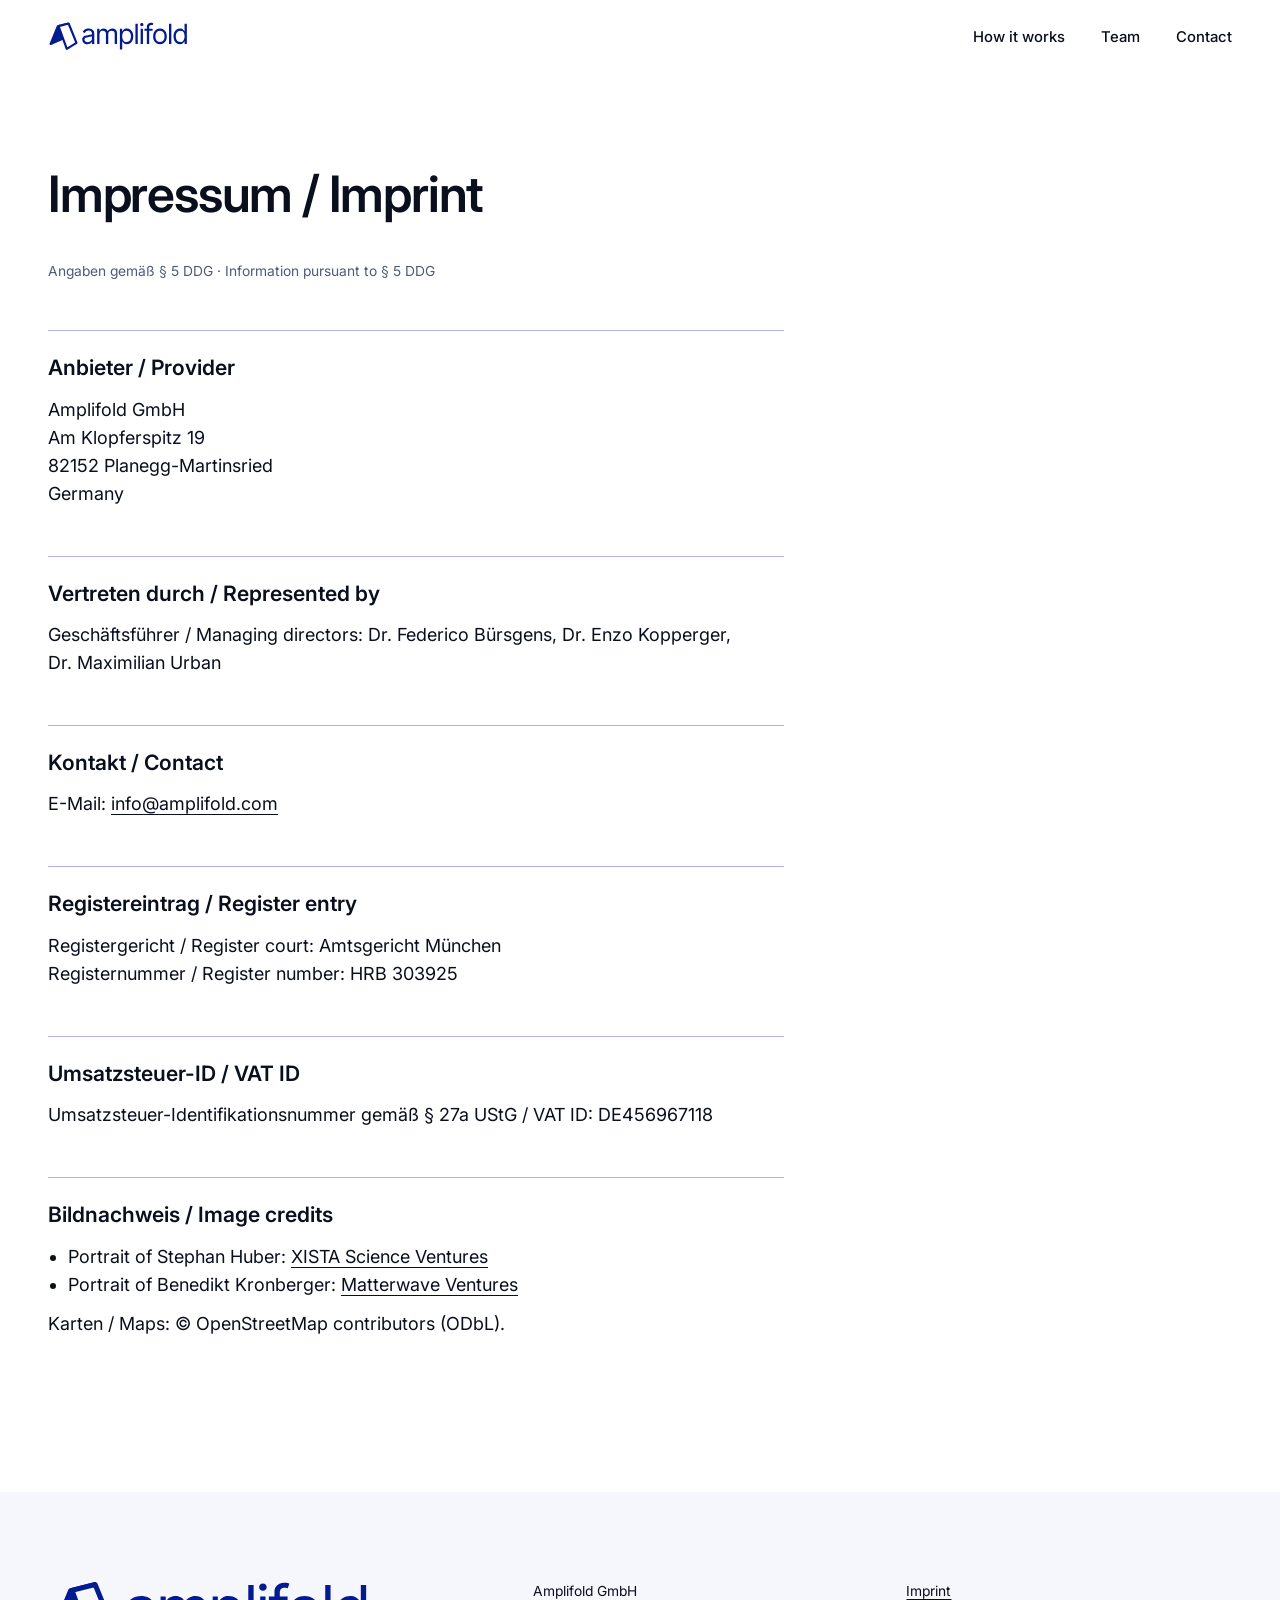
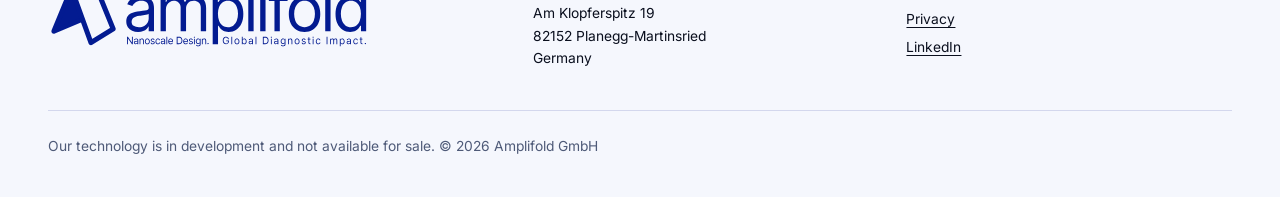
<file: imprint/index.html>
<!DOCTYPE html><html lang="en"><head><meta charset="utf-8"><meta name="viewport" content="width=device-width, initial-scale=1"><title>Imprint — Amplifold</title><meta name="description" content="Legal notice of Amplifold GmbH."><link rel="canonical" href="https://amplifold.com/imprint/"><meta name="theme-color" content="#ffffff"><link rel="icon" href="/favicon.svg" type="image/svg+xml"><link rel="icon" href="/favicon-32.png" sizes="32x32" type="image/png"><link rel="apple-touch-icon" href="/apple-touch-icon.png"><link rel="preload" href="/_astro/inter-latin-opsz-normal.BwkfbSeq.woff2" as="font" type="font/woff2" crossorigin><style>
@font-face { font-family: 'Inter Variable'; font-style: normal; font-weight: 100 900; font-display: block;
  src: url(/_astro/inter-latin-opsz-normal.BwkfbSeq.woff2) format('woff2');
  unicode-range: U+0000-00FF,U+0131,U+0152-0153,U+02BB-02BC,U+02C6,U+02DA,U+02DC,U+0304,U+0308,U+0329,U+2000-206F,U+20AC,U+2122,U+2191,U+2193,U+2212,U+2215,U+FEFF,U+FFFD; }
@font-face { font-family: 'Inter Variable'; font-style: normal; font-weight: 100 900; font-display: block;
  src: url(/_astro/inter-latin-ext-opsz-normal.DpK-iCPk.woff2) format('woff2');
  unicode-range: U+0100-02BA,U+02BD-02C5,U+02C7-02CC,U+02CE-02D7,U+02DD-02FF,U+0304,U+0308,U+0329,U+1D00-1DBF,U+1E00-1E9F,U+1EF2-1EFF,U+2020,U+20A0-20AB,U+20AD-20C0,U+2113,U+2C60-2C7F,U+A720-A7FF; }
@font-face { font-family: 'Inter Fallback'; src: local('Arial'), local('ArialMT'), local('Helvetica');
  size-adjust: 105.17%; ascent-override: 92.11%; descent-override: 22.94%; line-gap-override: 0%; }</style><meta property="og:type" content="website"><meta property="og:site_name" content="Amplifold"><meta property="og:title" content="Imprint — Amplifold"><meta property="og:description" content="Legal notice of Amplifold GmbH."><meta property="og:url" content="https://amplifold.com/imprint/"><meta property="og:image" content="https://amplifold.com/og.png"><meta property="og:image:width" content="1200"><meta property="og:image:height" content="630"><meta name="twitter:card" content="summary_large_image"><script>document.documentElement.classList.add('js');</script><script type="application/ld+json">{"@context":"https://schema.org","@type":"Organization","name":"Amplifold","legalName":"Amplifold GmbH","url":"https://amplifold.com/","logo":"https://amplifold.com/favicon.svg","email":"info@amplifold.com","slogan":"Nanoscale Design. Global Diagnostic Impact.","foundingDate":"2025-07-15","address":{"@type":"PostalAddress","streetAddress":"Am Klopferspitz 19","postalCode":"82152","addressLocality":"Planegg-Martinsried","addressCountry":"DE"},"sameAs":["https://www.linkedin.com/company/amplifold"]}</script><link rel="stylesheet" href="/_astro/Base.C7U9IARU.css"><style>.legal[data-astro-cid-fpcvp6is]{padding-block:clamp(3rem, 8vw, 6rem) var(--section)}.legal-body[data-astro-cid-fpcvp6is]{max-width:46rem}h1[data-astro-cid-fpcvp6is]{font-size:var(--text-xl);letter-spacing:-.025em;margin-bottom:2.5rem;font-weight:600;line-height:1.1}.legal[data-astro-cid-fpcvp6is] h2{font-size:var(--text-md);border-top:1px solid var(--rule-strong);margin-top:3rem;padding-top:1.25rem;font-weight:600}.legal[data-astro-cid-fpcvp6is] h3{font-size:var(--text-base);margin-top:2rem;font-weight:600}.legal[data-astro-cid-fpcvp6is] p,.legal[data-astro-cid-fpcvp6is] address,.legal[data-astro-cid-fpcvp6is] ul{margin-top:.75rem;font-style:normal}.legal[data-astro-cid-fpcvp6is] ul{padding-left:1.25rem;list-style:outside}.legal[data-astro-cid-fpcvp6is] .lang{font-size:var(--text-sm);color:var(--slate)}
</style></head><body><a class="skip-link" href="#main">Skip to content</a><header class="site-header wrap" data-astro-cid-nen7h5rs><a class="site-logo" href="/" aria-label="Amplifold, home" data-astro-cid-nen7h5rs><svg viewBox="19 18 258 55" role="img" aria-label="Amplifold" xmlns="http://www.w3.org/2000/svg"><mask id="logo-header-m1" fill="white"><path d="M35.2177 26.8414C35.459 26.2568 35.9626 25.8208 36.5757 25.6656L54.481 21.1335C55.9844 20.753 57.3302 22.1543 56.8892 23.6411L48.8355 50.7948C48.665 51.3696 48.2457 51.8376 47.693 52.0699L24.4762 61.8275C22.83 62.5193 21.1713 60.8711 21.8526 59.2206L35.2177 26.8414Z"></path></mask><path d="M35.2177 26.8414C35.459 26.2568 35.9626 25.8208 36.5757 25.6656L54.481 21.1335C55.9844 20.753 57.3302 22.1543 56.8892 23.6411L48.8355 50.7948C48.665 51.3696 48.2457 51.8376 47.693 52.0699L24.4762 61.8275C22.83 62.5193 21.1713 60.8711 21.8526 59.2206L35.2177 26.8414Z" fill="currentColor" stroke="currentColor" stroke-width="8" mask="url(#logo-header-m1)"></path><mask id="logo-header-m2" fill="white"><path d="M36.352 27.989C35.9501 26.8768 36.5958 25.6606 37.7422 25.3704L56.2027 20.6978C57.1696 20.4531 58.1691 20.9582 58.5455 21.8819L73.0306 57.4267C73.3993 58.3315 73.0603 59.3703 72.2288 59.8835L54.4119 70.878C53.3318 71.5445 51.912 71.0493 51.4807 69.8556L36.352 27.989Z"></path></mask><path d="M36.352 27.989C35.9501 26.8768 36.5958 25.6606 37.7422 25.3704L56.2027 20.6978C57.1696 20.4531 58.1691 20.9582 58.5455 21.8819L73.0306 57.4267C73.3993 58.3315 73.0603 59.3703 72.2288 59.8835L54.4119 70.878C53.3318 71.5445 51.912 71.0493 51.4807 69.8556L36.352 27.989Z" style="fill: var(--logo-paper, #fff)" stroke="currentColor" stroke-width="8" mask="url(#logo-header-m2)"></path><g fill="currentColor"><path d="M91.0875 60.6161C89.328 60.6161 87.7313 60.2847 86.2972 59.6219C84.8631 58.947 83.7242 57.9769 82.8806 56.7115C82.0371 55.4341 81.6153 53.8915 81.6153 52.0838C81.6153 50.4931 81.9286 49.2036 82.5553 48.2154C83.1819 47.2152 84.0195 46.4318 85.0679 45.8654C86.1164 45.299 87.2733 44.8772 88.5387 44.6C89.8161 44.3108 91.0996 44.0818 92.389 43.9131C94.0762 43.6962 95.444 43.5335 96.4925 43.4251C97.553 43.3045 98.3243 43.1057 98.8063 42.8285C99.3004 42.5513 99.5475 42.0693 99.5475 41.3824V41.2378C99.5475 39.4542 99.0594 38.0683 98.0832 37.0801C97.1191 36.0919 95.6549 35.5978 93.6906 35.5978C91.6539 35.5978 90.0571 36.0437 88.9002 36.9355C87.7433 37.8273 86.9298 38.7793 86.4599 39.7916L82.4106 38.3455C83.1337 36.6583 84.0978 35.3447 85.3029 34.4047C86.5201 33.4527 87.8457 32.7899 89.2798 32.4163C90.726 32.0306 92.148 31.8378 93.546 31.8378C94.4378 31.8378 95.4621 31.9463 96.619 32.1632C97.788 32.3681 98.9148 32.7959 99.9994 33.4467C101.096 34.0974 102.006 35.0796 102.729 36.3932C103.452 37.7068 103.814 39.4662 103.814 41.6716V59.9653H99.5475V56.2054H99.3305C99.0413 56.8079 98.5593 57.4527 97.8844 58.1396C97.2095 58.8265 96.3117 59.411 95.191 59.893C94.0702 60.3751 92.7024 60.6161 91.0875 60.6161ZM91.7383 56.7838C93.4254 56.7838 94.8475 56.4524 96.0044 55.7896C97.1734 55.1268 98.0531 54.2711 98.6436 53.2227C99.2462 52.1742 99.5475 51.0715 99.5475 49.9146V46.01C99.3667 46.227 98.969 46.4258 98.3544 46.6066C97.7518 46.7753 97.0529 46.9259 96.2575 47.0585C95.4742 47.179 94.7089 47.2875 93.9617 47.3839C93.2266 47.4682 92.6301 47.5405 92.1721 47.6008C91.0634 47.7454 90.027 47.9804 89.0629 48.3058C88.1109 48.6191 87.3396 49.0951 86.7491 49.7339C86.1706 50.3605 85.8814 51.2162 85.8814 52.3008C85.8814 53.7831 86.4297 54.9038 87.5264 55.6631C88.6351 56.4102 90.0391 56.7838 91.7383 56.7838ZM109.055 59.9653V32.1994H113.176V36.5378H113.538C114.116 35.0555 115.05 33.9046 116.34 33.0851C117.629 32.2536 119.178 31.8378 120.986 31.8378C122.817 31.8378 124.342 32.2536 125.559 33.0851C126.788 33.9046 127.746 35.0555 128.433 36.5378H128.723C129.434 35.1037 130.5 33.9649 131.922 33.1213C133.344 32.2656 135.049 31.8378 137.038 31.8378C139.52 31.8378 141.551 32.6151 143.13 34.1697C144.708 35.7123 145.498 38.1165 145.498 41.3824V59.9653H141.232V41.3824C141.232 39.3337 140.671 37.8694 139.551 36.9897C138.43 36.11 137.11 35.6701 135.592 35.6701C133.639 35.6701 132.127 36.2606 131.054 37.4416C129.982 38.6106 129.446 40.0929 129.446 41.8885V59.9653H125.107V40.9485C125.107 39.3698 124.595 38.0984 123.571 37.1343C122.546 36.1582 121.227 35.6701 119.612 35.6701C118.503 35.6701 117.467 35.9654 116.503 36.5559C115.551 37.1464 114.779 37.9659 114.189 39.0143C113.61 40.0507 113.321 41.2498 113.321 42.6116V59.9653H109.055ZM150.753 70.3776V32.1994H154.874V36.6101H155.38C155.694 36.128 156.128 35.5134 156.682 34.7663C157.248 34.007 158.056 33.3322 159.104 32.7417C160.165 32.1391 161.599 31.8378 163.407 31.8378C165.744 31.8378 167.805 32.4223 169.589 33.5913C171.372 34.7602 172.764 36.4173 173.765 38.5624C174.765 40.7075 175.265 43.2383 175.265 46.1547C175.265 49.0951 174.765 51.644 173.765 53.8011C172.764 55.9463 171.378 57.6093 169.607 58.7903C167.835 59.9593 165.793 60.5438 163.479 60.5438C161.695 60.5438 160.267 60.2485 159.195 59.658C158.122 59.0555 157.297 58.3746 156.718 57.6153C156.14 56.8441 155.694 56.2054 155.38 55.6992H155.019V70.3776H150.753ZM154.947 46.0823C154.947 48.1793 155.254 50.0291 155.868 51.6319C156.483 53.2227 157.381 54.47 158.562 55.3738C159.743 56.2656 161.189 56.7115 162.9 56.7115C164.684 56.7115 166.172 56.2415 167.365 55.3015C168.57 54.3495 169.474 53.072 170.077 51.4692C170.691 49.8544 170.999 48.0587 170.999 46.0823C170.999 44.13 170.697 42.3706 170.095 40.8039C169.504 39.2252 168.607 37.9779 167.401 37.062C166.208 36.1341 164.708 35.6701 162.9 35.6701C161.165 35.6701 159.707 36.11 158.526 36.9897C157.345 37.8574 156.453 39.0746 155.85 40.6412C155.248 42.1958 154.947 44.0095 154.947 46.0823ZM183.493 22.944V59.9653H179.227V22.944H183.493ZM188.762 59.9653V32.1994H193.028V59.9653H188.762ZM190.931 27.5717C190.1 27.5717 189.383 27.2885 188.78 26.7221C188.19 26.1557 187.894 25.4748 187.894 24.6794C187.894 23.884 188.19 23.2031 188.78 22.6367C189.383 22.0703 190.1 21.7871 190.931 21.7871C191.763 21.7871 192.474 22.0703 193.064 22.6367C193.667 23.2031 193.968 23.884 193.968 24.6794C193.968 25.4748 193.667 26.1557 193.064 26.7221C192.474 27.2885 191.763 27.5717 190.931 27.5717ZM210.661 32.1994V35.8147H195.693V32.1994H210.661ZM200.177 59.9653V28.3671C200.177 26.7763 200.55 25.4507 201.297 24.3902C202.044 23.3297 203.015 22.5343 204.208 22.004C205.401 21.4738 206.66 21.2087 207.986 21.2087C209.034 21.2087 209.89 21.293 210.553 21.4617C211.215 21.6304 211.71 21.7871 212.035 21.9317L210.806 25.6194C210.589 25.5471 210.288 25.4567 209.902 25.3482C209.528 25.2398 209.034 25.1855 208.42 25.1855C207.01 25.1855 205.991 25.5411 205.365 26.2521C204.75 26.9631 204.443 28.0055 204.443 29.3794V59.9653H200.177ZM224.231 60.5438C221.725 60.5438 219.525 59.9473 217.633 58.7542C215.753 57.5611 214.283 55.892 213.223 53.7469C212.174 51.6018 211.65 49.0951 211.65 46.227C211.65 43.3347 212.174 40.8099 213.223 38.6528C214.283 36.4956 215.753 34.8205 217.633 33.6274C219.525 32.4344 221.725 31.8378 224.231 31.8378C226.738 31.8378 228.931 32.4344 230.811 33.6274C232.703 34.8205 234.174 36.4956 235.222 38.6528C236.283 40.8099 236.813 43.3347 236.813 46.227C236.813 49.0951 236.283 51.6018 235.222 53.7469C234.174 55.892 232.703 57.5611 230.811 58.7542C228.931 59.9473 226.738 60.5438 224.231 60.5438ZM224.231 56.7115C226.135 56.7115 227.702 56.2234 228.931 55.2473C230.161 54.2711 231.07 52.9877 231.661 51.3969C232.251 49.8062 232.547 48.0828 232.547 46.227C232.547 44.3711 232.251 42.6417 231.661 41.0389C231.07 39.4361 230.161 38.1406 228.931 37.1524C227.702 36.1642 226.135 35.6701 224.231 35.6701C222.327 35.6701 220.761 36.1642 219.531 37.1524C218.302 38.1406 217.392 39.4361 216.802 41.0389C216.211 42.6417 215.916 44.3711 215.916 46.227C215.916 48.0828 216.211 49.8062 216.802 51.3969C217.392 52.9877 218.302 54.2711 219.531 55.2473C220.761 56.2234 222.327 56.7115 224.231 56.7115ZM245.046 22.944V59.9653H240.78V22.944H245.046ZM260.799 60.5438C258.485 60.5438 256.442 59.9593 254.671 58.7903C252.899 57.6093 251.513 55.9463 250.513 53.8011C249.513 51.644 249.013 49.0951 249.013 46.1547C249.013 43.2383 249.513 40.7075 250.513 38.5624C251.513 36.4173 252.905 34.7602 254.689 33.5913C256.473 32.4223 258.533 31.8378 260.871 31.8378C262.679 31.8378 264.107 32.1391 265.155 32.7417C266.216 33.3322 267.023 34.007 267.578 34.7663C268.144 35.5134 268.584 36.128 268.897 36.6101H269.259V22.944H273.525V59.9653H269.403V55.6992H268.897C268.584 56.2054 268.138 56.8441 267.56 57.6153C266.981 58.3746 266.156 59.0555 265.083 59.658C264.011 60.2485 262.582 60.5438 260.799 60.5438ZM261.377 56.7115C263.089 56.7115 264.535 56.2656 265.716 55.3738C266.897 54.47 267.795 53.2227 268.409 51.6319C269.024 50.0291 269.331 48.1793 269.331 46.0823C269.331 44.0095 269.03 42.1958 268.427 40.6412C267.825 39.0746 266.933 37.8574 265.752 36.9897C264.571 36.11 263.113 35.6701 261.377 35.6701C259.57 35.6701 258.063 36.1341 256.858 37.062C255.665 37.9779 254.767 39.2252 254.165 40.8039C253.574 42.3706 253.279 44.13 253.279 46.0823C253.279 48.0587 253.58 49.8544 254.183 51.4692C254.797 53.072 255.701 54.3495 256.894 55.3015C258.099 56.2415 259.594 56.7115 261.377 56.7115Z"></path></g></svg></a><nav aria-label="Main" data-astro-cid-nen7h5rs><ul data-astro-cid-nen7h5rs><li class="nav-optional" data-astro-cid-nen7h5rs><a href="/#how-it-works" data-astro-cid-nen7h5rs>How it works</a></li><li data-astro-cid-nen7h5rs><a href="/#team" data-astro-cid-nen7h5rs>Team</a></li><li data-astro-cid-nen7h5rs><a href="/#contact" data-astro-cid-nen7h5rs>Contact</a></li></ul></nav></header><main id="main"><article class="legal wrap" data-astro-cid-fpcvp6is><div class="legal-body" data-astro-cid-fpcvp6is><h1 data-astro-cid-fpcvp6is>Impressum / Imprint</h1><p class="lang">Angaben gemäß § 5 DDG · Information pursuant to § 5 DDG</p><h2>Anbieter / Provider</h2><address>Amplifold GmbH<br>Am Klopferspitz 19<br>82152 Planegg-Martinsried<br>Germany</address><h2>Vertreten durch / Represented by</h2><p>Geschäftsführer / Managing directors: Dr. Federico Bürsgens, Dr. Enzo Kopperger, Dr. Maximilian Urban</p><h2>Kontakt / Contact</h2><p>E-Mail: <a href="mailto:info@amplifold.com">info@amplifold.com</a></p><h2>Registereintrag / Register entry</h2><p>Registergericht / Register court: Amtsgericht München<br>Registernummer / Register number: HRB 303925</p><h2>Umsatzsteuer-ID / VAT ID</h2><p>Umsatzsteuer-Identifikationsnummer gemäß § 27a UStG / VAT ID: DE456967118</p><h2>Bildnachweis / Image credits</h2><ul class="credits"><li>Portrait of Stephan Huber: <a href="https://xista.vc/" rel="noopener">XISTA Science Ventures</a></li><li>Portrait of Benedikt Kronberger: <a href="https://www.matterwave.vc/team" rel="noopener">Matterwave Ventures</a></li></ul><p>Karten / Maps: © OpenStreetMap contributors (ODbL).</p></div></article></main><footer class="site-footer" data-astro-cid-jo6i4kqk><div class="wrap footer-grid" data-astro-cid-jo6i4kqk><div class="footer-brand" data-astro-cid-jo6i4kqk><span class="logo-slogan" data-astro-cid-lj7sxwe6><svg role="img" aria-label="Amplifold: Nanoscale Design. Global Diagnostic Impact." viewBox="19 19 256 55" fill="none" xmlns="http://www.w3.org/2000/svg">
<mask id="logo-slogan-m1" fill="white"><path d="M35.2177 26.8414C35.459 26.2568 35.9626 25.8208 36.5757 25.6656L54.481 21.1335C55.9844 20.753 57.3302 22.1543 56.8892 23.6411L48.8355 50.7948C48.665 51.3696 48.2457 51.8376 47.693 52.0699L24.4762 61.8275C22.83 62.5193 21.1713 60.8711 21.8526 59.2206L35.2177 26.8414Z"/></mask>
<path d="M35.2177 26.8414C35.459 26.2568 35.9626 25.8208 36.5757 25.6656L54.481 21.1335C55.9844 20.753 57.3302 22.1543 56.8892 23.6411L48.8355 50.7948C48.665 51.3696 48.2457 51.8376 47.693 52.0699L24.4762 61.8275C22.83 62.5193 21.1713 60.8711 21.8526 59.2206L35.2177 26.8414Z" fill="currentColor" stroke="currentColor" stroke-width="8" mask="url(#logo-slogan-m1)"/>
<mask id="logo-slogan-m2" fill="white"><path d="M36.352 27.989C35.9501 26.8768 36.5958 25.6606 37.7422 25.3704L56.2027 20.6978C57.1696 20.4531 58.1691 20.9582 58.5455 21.8819L73.0306 57.4267C73.3993 58.3315 73.0603 59.3703 72.2288 59.8835L54.4119 70.878C53.3318 71.5445 51.912 71.0493 51.4807 69.8556L36.352 27.989Z"/></mask>
<path d="M36.352 27.989C35.9501 26.8768 36.5958 25.6606 37.7422 25.3704L56.2027 20.6978C57.1696 20.4531 58.1691 20.9582 58.5455 21.8819L73.0306 57.4267C73.3993 58.3315 73.0603 59.3703 72.2288 59.8835L54.4119 70.878C53.3318 71.5445 51.912 71.0493 51.4807 69.8556L36.352 27.989Z" style="fill: var(--logo-paper, #fff)" stroke="currentColor" stroke-width="8" mask="url(#logo-slogan-m2)"/>
<path d="M91.0875 60.6161C89.328 60.6161 87.7313 60.2847 86.2972 59.6219C84.8631 58.947 83.7242 57.9769 82.8806 56.7115C82.0371 55.4341 81.6153 53.8915 81.6153 52.0838C81.6153 50.4931 81.9286 49.2036 82.5553 48.2154C83.1819 47.2152 84.0195 46.4318 85.0679 45.8654C86.1164 45.299 87.2733 44.8772 88.5387 44.6C89.8161 44.3108 91.0996 44.0818 92.389 43.9131C94.0762 43.6962 95.444 43.5335 96.4925 43.4251C97.553 43.3045 98.3243 43.1057 98.8063 42.8285C99.3004 42.5513 99.5475 42.0693 99.5475 41.3824V41.2378C99.5475 39.4542 99.0594 38.0683 98.0832 37.0801C97.1191 36.0919 95.6549 35.5978 93.6906 35.5978C91.6539 35.5978 90.0571 36.0437 88.9002 36.9355C87.7433 37.8273 86.9298 38.7793 86.4599 39.7916L82.4106 38.3455C83.1337 36.6583 84.0978 35.3447 85.3029 34.4047C86.5201 33.4527 87.8457 32.7899 89.2798 32.4163C90.726 32.0306 92.148 31.8378 93.546 31.8378C94.4378 31.8378 95.4621 31.9463 96.619 32.1632C97.788 32.3681 98.9148 32.7959 99.9994 33.4467C101.096 34.0974 102.006 35.0796 102.729 36.3932C103.452 37.7068 103.814 39.4662 103.814 41.6716V59.9653H99.5475V56.2054H99.3305C99.0413 56.8079 98.5593 57.4527 97.8844 58.1396C97.2095 58.8265 96.3117 59.411 95.191 59.893C94.0702 60.3751 92.7024 60.6161 91.0875 60.6161ZM91.7383 56.7838C93.4254 56.7838 94.8475 56.4524 96.0044 55.7896C97.1734 55.1268 98.0531 54.2711 98.6436 53.2227C99.2462 52.1742 99.5475 51.0715 99.5475 49.9146V46.01C99.3667 46.227 98.969 46.4258 98.3544 46.6066C97.7518 46.7753 97.0529 46.9259 96.2575 47.0585C95.4742 47.179 94.7089 47.2875 93.9617 47.3839C93.2266 47.4682 92.6301 47.5405 92.1721 47.6008C91.0634 47.7454 90.027 47.9804 89.0629 48.3058C88.1109 48.6191 87.3396 49.0951 86.7491 49.7339C86.1706 50.3605 85.8814 51.2162 85.8814 52.3008C85.8814 53.7831 86.4297 54.9038 87.5264 55.6631C88.6351 56.4102 90.0391 56.7838 91.7383 56.7838ZM109.055 59.9653V32.1994H113.176V36.5378H113.538C114.116 35.0555 115.05 33.9046 116.34 33.0851C117.629 32.2536 119.178 31.8378 120.986 31.8378C122.817 31.8378 124.342 32.2536 125.559 33.0851C126.788 33.9046 127.746 35.0555 128.433 36.5378H128.723C129.434 35.1037 130.5 33.9649 131.922 33.1213C133.344 32.2656 135.049 31.8378 137.038 31.8378C139.52 31.8378 141.551 32.6151 143.13 34.1697C144.708 35.7123 145.498 38.1165 145.498 41.3824V59.9653H141.232V41.3824C141.232 39.3337 140.671 37.8694 139.551 36.9897C138.43 36.11 137.11 35.6701 135.592 35.6701C133.639 35.6701 132.127 36.2606 131.054 37.4416C129.982 38.6106 129.446 40.0929 129.446 41.8885V59.9653H125.107V40.9485C125.107 39.3698 124.595 38.0984 123.571 37.1343C122.546 36.1582 121.227 35.6701 119.612 35.6701C118.503 35.6701 117.467 35.9654 116.503 36.5559C115.551 37.1464 114.779 37.9659 114.189 39.0143C113.61 40.0507 113.321 41.2498 113.321 42.6116V59.9653H109.055ZM150.753 70.3776V32.1994H154.874V36.6101H155.38C155.694 36.128 156.128 35.5134 156.682 34.7663C157.248 34.007 158.056 33.3322 159.104 32.7417C160.165 32.1391 161.599 31.8378 163.407 31.8378C165.744 31.8378 167.805 32.4223 169.589 33.5913C171.372 34.7602 172.764 36.4173 173.765 38.5624C174.765 40.7075 175.265 43.2383 175.265 46.1547C175.265 49.0951 174.765 51.644 173.765 53.8011C172.764 55.9463 171.378 57.6093 169.607 58.7903C167.835 59.9593 165.793 60.5438 163.479 60.5438C161.695 60.5438 160.267 60.2485 159.195 59.658C158.122 59.0555 157.297 58.3746 156.718 57.6153C156.14 56.8441 155.694 56.2054 155.38 55.6992H155.019V70.3776H150.753ZM154.947 46.0823C154.947 48.1793 155.254 50.0291 155.868 51.6319C156.483 53.2227 157.381 54.47 158.562 55.3738C159.743 56.2656 161.189 56.7115 162.9 56.7115C164.684 56.7115 166.172 56.2415 167.365 55.3015C168.57 54.3495 169.474 53.072 170.077 51.4692C170.691 49.8544 170.999 48.0587 170.999 46.0823C170.999 44.13 170.697 42.3706 170.095 40.8039C169.504 39.2252 168.607 37.9779 167.401 37.062C166.208 36.1341 164.708 35.6701 162.9 35.6701C161.165 35.6701 159.707 36.11 158.526 36.9897C157.345 37.8574 156.453 39.0746 155.85 40.6412C155.248 42.1958 154.947 44.0095 154.947 46.0823ZM183.493 22.944V59.9653H179.227V22.944H183.493ZM188.762 59.9653V32.1994H193.028V59.9653H188.762ZM190.931 27.5717C190.1 27.5717 189.383 27.2885 188.78 26.7221C188.19 26.1557 187.894 25.4748 187.894 24.6794C187.894 23.884 188.19 23.2031 188.78 22.6367C189.383 22.0703 190.1 21.7871 190.931 21.7871C191.763 21.7871 192.474 22.0703 193.064 22.6367C193.667 23.2031 193.968 23.884 193.968 24.6794C193.968 25.4748 193.667 26.1557 193.064 26.7221C192.474 27.2885 191.763 27.5717 190.931 27.5717ZM210.661 32.1994V35.8147H195.693V32.1994H210.661ZM200.177 59.9653V28.3671C200.177 26.7763 200.55 25.4507 201.297 24.3902C202.044 23.3297 203.015 22.5343 204.208 22.004C205.401 21.4738 206.66 21.2087 207.986 21.2087C209.034 21.2087 209.89 21.293 210.553 21.4617C211.215 21.6304 211.71 21.7871 212.035 21.9317L210.806 25.6194C210.589 25.5471 210.288 25.4567 209.902 25.3482C209.528 25.2398 209.034 25.1855 208.42 25.1855C207.01 25.1855 205.991 25.5411 205.365 26.2521C204.75 26.9631 204.443 28.0055 204.443 29.3794V59.9653H200.177ZM224.231 60.5438C221.725 60.5438 219.525 59.9473 217.633 58.7542C215.753 57.5611 214.283 55.892 213.223 53.7469C212.174 51.6018 211.65 49.0951 211.65 46.227C211.65 43.3347 212.174 40.8099 213.223 38.6528C214.283 36.4956 215.753 34.8205 217.633 33.6274C219.525 32.4344 221.725 31.8378 224.231 31.8378C226.738 31.8378 228.931 32.4344 230.811 33.6274C232.703 34.8205 234.174 36.4956 235.222 38.6528C236.283 40.8099 236.813 43.3347 236.813 46.227C236.813 49.0951 236.283 51.6018 235.222 53.7469C234.174 55.892 232.703 57.5611 230.811 58.7542C228.931 59.9473 226.738 60.5438 224.231 60.5438ZM224.231 56.7115C226.135 56.7115 227.702 56.2234 228.931 55.2473C230.161 54.2711 231.07 52.9877 231.661 51.3969C232.251 49.8062 232.547 48.0828 232.547 46.227C232.547 44.3711 232.251 42.6417 231.661 41.0389C231.07 39.4361 230.161 38.1406 228.931 37.1524C227.702 36.1642 226.135 35.6701 224.231 35.6701C222.327 35.6701 220.761 36.1642 219.531 37.1524C218.302 38.1406 217.392 39.4361 216.802 41.0389C216.211 42.6417 215.916 44.3711 215.916 46.227C215.916 48.0828 216.211 49.8062 216.802 51.3969C217.392 52.9877 218.302 54.2711 219.531 55.2473C220.761 56.2234 222.327 56.7115 224.231 56.7115ZM245.046 22.944V59.9653H240.78V22.944H245.046ZM260.799 60.5438C258.485 60.5438 256.442 59.9593 254.671 58.7903C252.899 57.6093 251.513 55.9463 250.513 53.8011C249.513 51.644 249.013 49.0951 249.013 46.1547C249.013 43.2383 249.513 40.7075 250.513 38.5624C251.513 36.4173 252.905 34.7602 254.689 33.5913C256.473 32.4223 258.533 31.8378 260.871 31.8378C262.679 31.8378 264.107 32.1391 265.155 32.7417C266.216 33.3322 267.023 34.007 267.578 34.7663C268.144 35.5134 268.584 36.128 268.897 36.6101H269.259V22.944H273.525V59.9653H269.403V55.6992H268.897C268.584 56.2054 268.138 56.8441 267.56 57.6153C266.981 58.3746 266.156 59.0555 265.083 59.658C264.011 60.2485 262.582 60.5438 260.799 60.5438ZM261.377 56.7115C263.089 56.7115 264.535 56.2656 265.716 55.3738C266.897 54.47 267.795 53.2227 268.409 51.6319C269.024 50.0291 269.331 48.1793 269.331 46.0823C269.331 44.0095 269.03 42.1958 268.427 40.6412C267.825 39.0746 266.933 37.8574 265.752 36.9897C264.571 36.11 263.113 35.6701 261.377 35.6701C259.57 35.6701 258.063 36.1341 256.858 37.062C255.665 37.9779 254.767 39.2252 254.165 40.8039C253.574 42.3706 253.279 44.13 253.279 46.0823C253.279 48.0587 253.58 49.8544 254.183 51.4692C254.797 53.072 255.701 54.3495 256.894 55.3015C258.099 56.2415 259.594 56.7115 261.377 56.7115Z" fill="currentColor"/>
<path d="M163.015 66.3022C162.952 66.111 162.87 65.9396 162.768 65.788C162.667 65.6346 162.547 65.504 162.407 65.396C162.269 65.288 162.111 65.2057 161.935 65.1488C161.759 65.092 161.566 65.0636 161.356 65.0636C161.011 65.0636 160.698 65.1526 160.415 65.3307C160.133 65.5087 159.909 65.771 159.742 66.1176C159.575 66.4642 159.492 66.8894 159.492 67.3932C159.492 67.8969 159.576 68.3221 159.745 68.6687C159.914 69.0153 160.142 69.2776 160.43 69.4557C160.717 69.6337 161.041 69.7227 161.401 69.7227C161.735 69.7227 162.028 69.6517 162.282 69.5096C162.538 69.3657 162.736 69.163 162.878 68.9017C163.022 68.6384 163.094 68.3288 163.094 67.9727L163.31 68.0182H161.56V67.3932H163.776V68.0182C163.776 68.4973 163.674 68.914 163.469 69.2682C163.267 69.6223 162.986 69.8969 162.628 70.092C162.272 70.2852 161.863 70.3818 161.401 70.3818C160.886 70.3818 160.433 70.2606 160.043 70.0182C159.655 69.7757 159.352 69.431 159.134 68.9841C158.918 68.5371 158.81 68.0068 158.81 67.3932C158.81 66.9329 158.872 66.5191 158.995 66.1517C159.12 65.7824 159.296 65.468 159.523 65.2085C159.751 64.949 160.02 64.7502 160.33 64.6119C160.641 64.4736 160.983 64.4045 161.356 64.4045C161.663 64.4045 161.949 64.4509 162.214 64.5437C162.481 64.6346 162.718 64.7644 162.927 64.9329C163.137 65.0996 163.312 65.2994 163.452 65.5324C163.592 65.7634 163.689 66.02 163.742 66.3022H163.015ZM166.362 64.4841V70.3022H165.692V64.4841H166.362ZM170.163 70.3932C169.769 70.3932 169.424 70.2994 169.126 70.1119C168.831 69.9244 168.6 69.6621 168.433 69.325C168.268 68.9879 168.186 68.5939 168.186 68.1432C168.186 67.6886 168.268 67.2918 168.433 66.9528C168.6 66.6138 168.831 66.3505 169.126 66.163C169.424 65.9755 169.769 65.8818 170.163 65.8818C170.557 65.8818 170.902 65.9755 171.197 66.163C171.495 66.3505 171.726 66.6138 171.89 66.9528C172.057 67.2918 172.14 67.6886 172.14 68.1432C172.14 68.5939 172.057 68.9879 171.89 69.325C171.726 69.6621 171.495 69.9244 171.197 70.1119C170.902 70.2994 170.557 70.3932 170.163 70.3932ZM170.163 69.7909C170.462 69.7909 170.709 69.7142 170.902 69.5608C171.095 69.4074 171.238 69.2057 171.331 68.9557C171.424 68.7057 171.47 68.4348 171.47 68.1432C171.47 67.8515 171.424 67.5797 171.331 67.3278C171.238 67.0759 171.095 66.8723 170.902 66.717C170.709 66.5617 170.462 66.4841 170.163 66.4841C169.864 66.4841 169.618 66.5617 169.424 66.717C169.231 66.8723 169.088 67.0759 168.996 67.3278C168.903 67.5797 168.856 67.8515 168.856 68.1432C168.856 68.4348 168.903 68.7057 168.996 68.9557C169.088 69.2057 169.231 69.4074 169.424 69.5608C169.618 69.7142 169.864 69.7909 170.163 69.7909ZM174.055 70.3022V64.4841H174.725V66.6318H174.782C174.831 66.556 174.899 66.4594 174.987 66.342C175.076 66.2227 175.202 66.1166 175.367 66.0238C175.534 65.9291 175.759 65.8818 176.043 65.8818C176.411 65.8818 176.735 65.9736 177.015 66.1574C177.295 66.3411 177.514 66.6015 177.671 66.9386C177.828 67.2757 177.907 67.6735 177.907 68.1318C177.907 68.5939 177.828 68.9945 177.671 69.3335C177.514 69.6706 177.296 69.932 177.018 70.1176C176.739 70.3013 176.418 70.3932 176.055 70.3932C175.774 70.3932 175.55 70.3468 175.381 70.254C175.213 70.1593 175.083 70.0522 174.992 69.9329C174.901 69.8117 174.831 69.7113 174.782 69.6318H174.702V70.3022H174.055ZM174.714 68.1204C174.714 68.45 174.762 68.7407 174.859 68.9926C174.955 69.2426 175.096 69.4386 175.282 69.5807C175.468 69.7208 175.695 69.7909 175.964 69.7909C176.244 69.7909 176.478 69.717 176.666 69.5693C176.855 69.4197 176.997 69.2189 177.092 68.967C177.188 68.7132 177.237 68.431 177.237 68.1204C177.237 67.8136 177.189 67.5371 177.095 67.2909C177.002 67.0428 176.861 66.8468 176.671 66.7028C176.484 66.557 176.248 66.4841 175.964 66.4841C175.691 66.4841 175.462 66.5532 175.276 66.6915C175.091 66.8278 174.951 67.0191 174.856 67.2653C174.761 67.5096 174.714 67.7947 174.714 68.1204ZM181.017 70.4045C180.74 70.4045 180.489 70.3524 180.264 70.2483C180.038 70.1422 179.859 69.9897 179.727 69.7909C179.594 69.5901 179.528 69.3477 179.528 69.0636C179.528 68.8136 179.577 68.611 179.676 68.4557C179.774 68.2985 179.906 68.1754 180.071 68.0863C180.235 67.9973 180.417 67.931 180.616 67.8875C180.817 67.842 181.019 67.806 181.221 67.7795C181.486 67.7454 181.701 67.7199 181.866 67.7028C182.033 67.6839 182.154 67.6526 182.23 67.6091C182.307 67.5655 182.346 67.4897 182.346 67.3818V67.3591C182.346 67.0788 182.27 66.861 182.116 66.7057C181.965 66.5504 181.734 66.4727 181.426 66.4727C181.106 66.4727 180.855 66.5428 180.673 66.6829C180.491 66.8231 180.363 66.9727 180.289 67.1318L179.653 66.9045C179.767 66.6394 179.918 66.4329 180.108 66.2852C180.299 66.1356 180.507 66.0314 180.733 65.9727C180.96 65.9121 181.183 65.8818 181.403 65.8818C181.543 65.8818 181.704 65.8988 181.886 65.9329C182.07 65.9651 182.247 66.0324 182.417 66.1346C182.59 66.2369 182.733 66.3913 182.846 66.5977C182.96 66.8041 183.017 67.0807 183.017 67.4272V70.3022H182.346V69.7113H182.312C182.267 69.806 182.191 69.9074 182.085 70.0153C181.979 70.1233 181.838 70.2151 181.662 70.2909C181.485 70.3666 181.27 70.4045 181.017 70.4045ZM181.119 69.8022C181.384 69.8022 181.608 69.7502 181.789 69.646C181.973 69.5418 182.111 69.4074 182.204 69.2426C182.299 69.0778 182.346 68.9045 182.346 68.7227V68.1091C182.318 68.1432 182.255 68.1744 182.159 68.2028C182.064 68.2293 181.954 68.253 181.829 68.2738C181.706 68.2928 181.586 68.3098 181.468 68.325C181.353 68.3382 181.259 68.3496 181.187 68.3591C181.013 68.3818 180.85 68.4187 180.698 68.4699C180.549 68.5191 180.428 68.5939 180.335 68.6943C180.244 68.7928 180.198 68.9272 180.198 69.0977C180.198 69.3307 180.285 69.5068 180.457 69.6261C180.631 69.7435 180.852 69.8022 181.119 69.8022ZM185.711 64.4841V70.3022H185.04V64.4841H185.711ZM192.675 70.3022H190.88V64.4841H192.755C193.319 64.4841 193.802 64.6005 194.204 64.8335C194.605 65.0646 194.913 65.3969 195.127 65.8307C195.341 66.2625 195.448 66.7795 195.448 67.3818C195.448 67.9879 195.34 68.5096 195.124 68.9471C194.908 69.3827 194.594 69.718 194.181 69.9528C193.768 70.1858 193.266 70.3022 192.675 70.3022ZM191.584 69.6772H192.63C193.111 69.6772 193.509 69.5844 193.826 69.3988C194.142 69.2132 194.378 68.949 194.533 68.6062C194.688 68.2634 194.766 67.8553 194.766 67.3818C194.766 66.9121 194.689 66.5077 194.536 66.1687C194.383 65.8278 194.153 65.5665 193.848 65.3846C193.544 65.2009 193.164 65.1091 192.709 65.1091H191.584V69.6772ZM197.339 70.3022V65.9386H198.009V70.3022H197.339ZM197.68 65.2113C197.549 65.2113 197.436 65.1668 197.342 65.0778C197.249 64.9888 197.202 64.8818 197.202 64.7568C197.202 64.6318 197.249 64.5248 197.342 64.4358C197.436 64.3468 197.549 64.3022 197.68 64.3022C197.81 64.3022 197.922 64.3468 198.015 64.4358C198.11 64.5248 198.157 64.6318 198.157 64.7568C198.157 64.8818 198.11 64.9888 198.015 65.0778C197.922 65.1668 197.81 65.2113 197.68 65.2113ZM201.321 70.4045C201.045 70.4045 200.794 70.3524 200.569 70.2483C200.343 70.1422 200.164 69.9897 200.032 69.7909C199.899 69.5901 199.833 69.3477 199.833 69.0636C199.833 68.8136 199.882 68.611 199.98 68.4557C200.079 68.2985 200.211 68.1754 200.375 68.0863C200.54 67.9973 200.722 67.931 200.921 67.8875C201.122 67.842 201.323 67.806 201.526 67.7795C201.791 67.7454 202.006 67.7199 202.171 67.7028C202.337 67.6839 202.459 67.6526 202.534 67.6091C202.612 67.5655 202.651 67.4897 202.651 67.3818V67.3591C202.651 67.0788 202.574 66.861 202.421 66.7057C202.269 66.5504 202.039 66.4727 201.73 66.4727C201.41 66.4727 201.159 66.5428 200.978 66.6829C200.796 66.8231 200.668 66.9727 200.594 67.1318L199.958 66.9045C200.071 66.6394 200.223 66.4329 200.412 66.2852C200.604 66.1356 200.812 66.0314 201.037 65.9727C201.265 65.9121 201.488 65.8818 201.708 65.8818C201.848 65.8818 202.009 65.8988 202.191 65.9329C202.374 65.9651 202.551 66.0324 202.722 66.1346C202.894 66.2369 203.037 66.3913 203.151 66.5977C203.265 66.8041 203.321 67.0807 203.321 67.4272V70.3022H202.651V69.7113H202.617C202.571 69.806 202.496 69.9074 202.39 70.0153C202.283 70.1233 202.142 70.2151 201.966 70.2909C201.79 70.3666 201.575 70.4045 201.321 70.4045ZM201.424 69.8022C201.689 69.8022 201.912 69.7502 202.094 69.646C202.278 69.5418 202.416 69.4074 202.509 69.2426C202.604 69.0778 202.651 68.9045 202.651 68.7227V68.1091C202.622 68.1432 202.56 68.1744 202.463 68.2028C202.369 68.2293 202.259 68.253 202.134 68.2738C202.011 68.2928 201.89 68.3098 201.773 68.325C201.658 68.3382 201.564 68.3496 201.492 68.3591C201.318 68.3818 201.155 68.4187 201.003 68.4699C200.854 68.5191 200.732 68.5939 200.64 68.6943C200.549 68.7928 200.503 68.9272 200.503 69.0977C200.503 69.3307 200.589 69.5068 200.762 69.6261C200.936 69.7435 201.157 69.8022 201.424 69.8022ZM207.106 72.0295C206.783 72.0295 206.504 71.9879 206.271 71.9045C206.038 71.8231 205.844 71.7151 205.689 71.5807C205.535 71.4481 205.413 71.306 205.322 71.1545L205.856 70.7795C205.917 70.8591 205.994 70.95 206.087 71.0522C206.179 71.1564 206.306 71.2464 206.467 71.3221C206.63 71.3998 206.843 71.4386 207.106 71.4386C207.459 71.4386 207.749 71.3534 207.979 71.1829C208.208 71.0125 208.322 70.7454 208.322 70.3818V69.4954H208.266C208.216 69.575 208.146 69.6735 208.055 69.7909C207.966 69.9064 207.838 70.0096 207.669 70.1005C207.502 70.1896 207.277 70.2341 206.993 70.2341C206.641 70.2341 206.324 70.1507 206.044 69.9841C205.766 69.8174 205.545 69.575 205.382 69.2568C205.221 68.9386 205.141 68.5522 205.141 68.0977C205.141 67.6507 205.219 67.2615 205.376 66.9301C205.534 66.5968 205.752 66.3392 206.033 66.1574C206.313 65.9736 206.637 65.8818 207.004 65.8818C207.288 65.8818 207.514 65.9291 207.68 66.0238C207.849 66.1166 207.978 66.2227 208.067 66.342C208.158 66.4594 208.228 66.556 208.277 66.6318H208.345V65.9386H208.993V70.4272C208.993 70.8022 208.908 71.1072 208.737 71.342C208.569 71.5788 208.341 71.7521 208.055 71.8619C207.771 71.9736 207.455 72.0295 207.106 72.0295ZM207.084 69.6318C207.353 69.6318 207.58 69.5702 207.766 69.4471C207.951 69.324 208.092 69.1469 208.189 68.9159C208.285 68.6848 208.334 68.4083 208.334 68.0863C208.334 67.7719 208.286 67.4945 208.192 67.254C208.097 67.0134 207.957 66.825 207.771 66.6886C207.586 66.5522 207.356 66.4841 207.084 66.4841C206.8 66.4841 206.563 66.556 206.373 66.7C206.186 66.8439 206.045 67.0371 205.95 67.2795C205.857 67.5219 205.811 67.7909 205.811 68.0863C205.811 68.3894 205.858 68.6574 205.953 68.8903C206.05 69.1214 206.192 69.3032 206.379 69.4358C206.569 69.5665 206.803 69.6318 207.084 69.6318ZM211.691 67.6772V70.3022H211.02V65.9386H211.668V66.6204H211.725C211.827 66.3988 211.982 66.2208 212.191 66.0863C212.399 65.95 212.668 65.8818 212.997 65.8818C213.293 65.8818 213.551 65.9424 213.773 66.0636C213.995 66.1829 214.167 66.3647 214.29 66.6091C214.413 66.8515 214.475 67.1583 214.475 67.5295V70.3022H213.804V67.575C213.804 67.2322 213.715 66.9651 213.537 66.7738C213.359 66.5807 213.115 66.4841 212.804 66.4841C212.59 66.4841 212.399 66.5305 212.23 66.6233C212.064 66.7161 211.932 66.8515 211.835 67.0295C211.739 67.2075 211.691 67.4235 211.691 67.6772ZM218.272 70.3932C217.879 70.3932 217.533 70.2994 217.236 70.1119C216.94 69.9244 216.709 69.6621 216.542 69.325C216.378 68.9879 216.295 68.5939 216.295 68.1432C216.295 67.6886 216.378 67.2918 216.542 66.9528C216.709 66.6138 216.94 66.3505 217.236 66.163C217.533 65.9755 217.879 65.8818 218.272 65.8818C218.666 65.8818 219.011 65.9755 219.307 66.163C219.604 66.3505 219.835 66.6138 220 66.9528C220.166 67.2918 220.25 67.6886 220.25 68.1432C220.25 68.5939 220.166 68.9879 220 69.325C219.835 69.6621 219.604 69.9244 219.307 70.1119C219.011 70.2994 218.666 70.3932 218.272 70.3932ZM218.272 69.7909C218.572 69.7909 218.818 69.7142 219.011 69.5608C219.204 69.4074 219.347 69.2057 219.44 68.9557C219.533 68.7057 219.579 68.4348 219.579 68.1432C219.579 67.8515 219.533 67.5797 219.44 67.3278C219.347 67.0759 219.204 66.8723 219.011 66.717C218.818 66.5617 218.572 66.4841 218.272 66.4841C217.973 66.4841 217.727 66.5617 217.534 66.717C217.341 66.8723 217.198 67.0759 217.105 67.3278C217.012 67.5797 216.966 67.8515 216.966 68.1432C216.966 68.4348 217.012 68.7057 217.105 68.9557C217.198 69.2057 217.341 69.4074 217.534 69.5608C217.727 69.7142 217.973 69.7909 218.272 69.7909ZM225.164 66.9159L224.562 67.0863C224.524 66.986 224.468 66.8884 224.394 66.7937C224.322 66.6971 224.224 66.6176 224.099 66.5551C223.974 66.4926 223.814 66.4613 223.619 66.4613C223.352 66.4613 223.129 66.5229 222.951 66.646C222.775 66.7672 222.687 66.9216 222.687 67.1091C222.687 67.2757 222.747 67.4074 222.869 67.504C222.99 67.6005 223.179 67.681 223.437 67.7454L224.085 67.9045C224.475 67.9992 224.765 68.1441 224.957 68.3392C225.148 68.5324 225.244 68.7814 225.244 69.0863C225.244 69.3363 225.172 69.5598 225.028 69.7568C224.886 69.9538 224.687 70.1091 224.431 70.2227C224.175 70.3363 223.878 70.3932 223.539 70.3932C223.094 70.3932 222.726 70.2966 222.434 70.1034C222.142 69.9102 221.958 69.628 221.88 69.2568L222.516 69.0977C222.577 69.3325 222.692 69.5087 222.86 69.6261C223.031 69.7435 223.253 69.8022 223.528 69.8022C223.84 69.8022 224.088 69.736 224.272 69.6034C224.458 69.4689 224.55 69.3079 224.55 69.1204C224.55 68.9689 224.497 68.842 224.391 68.7397C224.285 68.6356 224.122 68.5579 223.903 68.5068L223.175 68.3363C222.776 68.2416 222.482 68.0949 222.295 67.896C222.109 67.6952 222.016 67.4443 222.016 67.1432C222.016 66.8969 222.086 66.6791 222.224 66.4897C222.364 66.3004 222.554 66.1517 222.795 66.0437C223.037 65.9358 223.312 65.8818 223.619 65.8818C224.05 65.8818 224.389 65.9765 224.636 66.1659C224.884 66.3553 225.06 66.6053 225.164 66.9159ZM228.951 65.9386V66.5068H226.689V65.9386H228.951ZM227.348 64.8932H228.019V69.0522C228.019 69.2416 228.046 69.3837 228.101 69.4784C228.158 69.5712 228.23 69.6337 228.317 69.6659C228.406 69.6962 228.5 69.7113 228.598 69.7113C228.672 69.7113 228.733 69.7075 228.78 69.7C228.828 69.6905 228.865 69.6829 228.894 69.6772L229.03 70.2795C228.985 70.2966 228.921 70.3136 228.84 70.3307C228.758 70.3496 228.655 70.3591 228.53 70.3591C228.341 70.3591 228.155 70.3183 227.973 70.2369C227.793 70.1555 227.644 70.0314 227.524 69.8647C227.407 69.6981 227.348 69.4879 227.348 69.2341V64.8932ZM230.759 70.3022V65.9386H231.43V70.3022H230.759ZM231.1 65.2113C230.969 65.2113 230.857 65.1668 230.762 65.0778C230.669 64.9888 230.623 64.8818 230.623 64.7568C230.623 64.6318 230.669 64.5248 230.762 64.4358C230.857 64.3468 230.969 64.3022 231.1 64.3022C231.231 64.3022 231.342 64.3468 231.435 64.4358C231.53 64.5248 231.577 64.6318 231.577 64.7568C231.577 64.8818 231.53 64.9888 231.435 65.0778C231.342 65.1668 231.231 65.2113 231.1 65.2113ZM235.23 70.3932C234.821 70.3932 234.469 70.2966 234.173 70.1034C233.878 69.9102 233.651 69.6441 233.492 69.3051C233.333 68.9661 233.253 68.5788 233.253 68.1432C233.253 67.7 233.334 67.3089 233.497 66.9699C233.662 66.629 233.891 66.3629 234.185 66.1716C234.48 65.9784 234.825 65.8818 235.219 65.8818C235.526 65.8818 235.802 65.9386 236.048 66.0522C236.295 66.1659 236.496 66.325 236.654 66.5295C236.811 66.7341 236.908 66.9727 236.946 67.2454H236.276C236.225 67.0466 236.111 66.8704 235.935 66.717C235.761 66.5617 235.526 66.4841 235.23 66.4841C234.969 66.4841 234.74 66.5522 234.543 66.6886C234.348 66.8231 234.195 67.0134 234.085 67.2596C233.977 67.504 233.923 67.7909 233.923 68.1204C233.923 68.4575 233.977 68.7511 234.083 69.0011C234.191 69.2511 234.342 69.4452 234.537 69.5835C234.734 69.7218 234.965 69.7909 235.23 69.7909C235.405 69.7909 235.563 69.7606 235.705 69.7C235.847 69.6394 235.967 69.5522 236.066 69.4386C236.164 69.325 236.234 69.1886 236.276 69.0295H236.946C236.908 69.2871 236.815 69.5191 236.665 69.7255C236.517 69.9301 236.321 70.093 236.077 70.2142C235.834 70.3335 235.552 70.3932 235.23 70.3932ZM242.572 64.4841V70.3022H241.867V64.4841H242.572ZM244.694 70.3022V65.9386H245.341V66.6204H245.398C245.489 66.3875 245.636 66.2066 245.838 66.0778C246.041 65.9471 246.284 65.8818 246.569 65.8818C246.856 65.8818 247.096 65.9471 247.287 66.0778C247.48 66.2066 247.631 66.3875 247.739 66.6204H247.784C247.896 66.395 248.064 66.2161 248.287 66.0835C248.511 65.949 248.779 65.8818 249.091 65.8818C249.481 65.8818 249.801 66.004 250.049 66.2483C250.297 66.4907 250.421 66.8685 250.421 67.3818V70.3022H249.75V67.3818C249.75 67.0598 249.662 66.8297 249.486 66.6915C249.31 66.5532 249.103 66.4841 248.864 66.4841C248.557 66.4841 248.319 66.5769 248.151 66.7625C247.982 66.9462 247.898 67.1791 247.898 67.4613V70.3022H247.216V67.3136C247.216 67.0655 247.136 66.8657 246.975 66.7142C246.814 66.5608 246.606 66.4841 246.353 66.4841C246.178 66.4841 246.015 66.5305 245.864 66.6233C245.714 66.7161 245.593 66.8449 245.5 67.0096C245.409 67.1725 245.364 67.361 245.364 67.575V70.3022H244.694ZM252.447 71.9386V65.9386H253.094V66.6318H253.174C253.223 66.556 253.291 66.4594 253.378 66.342C253.467 66.2227 253.594 66.1166 253.759 66.0238C253.926 65.9291 254.151 65.8818 254.435 65.8818C254.803 65.8818 255.127 65.9736 255.407 66.1574C255.687 66.3411 255.906 66.6015 256.063 66.9386C256.22 67.2757 256.299 67.6735 256.299 68.1318C256.299 68.5939 256.22 68.9945 256.063 69.3335C255.906 69.6706 255.688 69.932 255.41 70.1176C255.131 70.3013 254.81 70.3932 254.447 70.3932C254.166 70.3932 253.942 70.3468 253.773 70.254C253.605 70.1593 253.475 70.0522 253.384 69.9329C253.293 69.8117 253.223 69.7113 253.174 69.6318H253.117V71.9386H252.447ZM253.106 68.1204C253.106 68.45 253.154 68.7407 253.251 68.9926C253.347 69.2426 253.488 69.4386 253.674 69.5807C253.86 69.7208 254.087 69.7909 254.356 69.7909C254.636 69.7909 254.87 69.717 255.057 69.5693C255.247 69.4197 255.389 69.2189 255.484 68.967C255.58 68.7132 255.628 68.431 255.628 68.1204C255.628 67.8136 255.581 67.5371 255.486 67.2909C255.394 67.0428 255.253 66.8468 255.063 66.7028C254.876 66.557 254.64 66.4841 254.356 66.4841C254.083 66.4841 253.854 66.5532 253.668 66.6915C253.483 66.8278 253.342 67.0191 253.248 67.2653C253.153 67.5096 253.106 67.7947 253.106 68.1204ZM259.406 70.4045C259.129 70.4045 258.878 70.3524 258.653 70.2483C258.428 70.1422 258.249 69.9897 258.116 69.7909C257.983 69.5901 257.917 69.3477 257.917 69.0636C257.917 68.8136 257.966 68.611 258.065 68.4557C258.163 68.2985 258.295 68.1754 258.46 68.0863C258.624 67.9973 258.806 67.931 259.005 67.8875C259.206 67.842 259.408 67.806 259.61 67.7795C259.875 67.7454 260.09 67.7199 260.255 67.7028C260.422 67.6839 260.543 67.6526 260.619 67.6091C260.696 67.5655 260.735 67.4897 260.735 67.3818V67.3591C260.735 67.0788 260.659 66.861 260.505 66.7057C260.354 66.5504 260.124 66.4727 259.815 66.4727C259.495 66.4727 259.244 66.5428 259.062 66.6829C258.88 66.8231 258.752 66.9727 258.678 67.1318L258.042 66.9045C258.156 66.6394 258.307 66.4329 258.497 66.2852C258.688 66.1356 258.896 66.0314 259.122 65.9727C259.349 65.9121 259.572 65.8818 259.792 65.8818C259.932 65.8818 260.093 65.8988 260.275 65.9329C260.459 65.9651 260.636 66.0324 260.806 66.1346C260.979 66.2369 261.122 66.3913 261.235 66.5977C261.349 66.8041 261.406 67.0807 261.406 67.4272V70.3022H260.735V69.7113H260.701C260.656 69.806 260.58 69.9074 260.474 70.0153C260.368 70.1233 260.227 70.2151 260.051 70.2909C259.874 70.3666 259.66 70.4045 259.406 70.4045ZM259.508 69.8022C259.773 69.8022 259.997 69.7502 260.178 69.646C260.362 69.5418 260.5 69.4074 260.593 69.2426C260.688 69.0778 260.735 68.9045 260.735 68.7227V68.1091C260.707 68.1432 260.644 68.1744 260.548 68.2028C260.453 68.2293 260.343 68.253 260.218 68.2738C260.095 68.2928 259.975 68.3098 259.857 68.325C259.742 68.3382 259.648 68.3496 259.576 68.3591C259.402 68.3818 259.239 68.4187 259.088 68.4699C258.938 68.5191 258.817 68.5939 258.724 68.6943C258.633 68.7928 258.588 68.9272 258.588 69.0977C258.588 69.3307 258.674 69.5068 258.846 69.6261C259.02 69.7435 259.241 69.8022 259.508 69.8022ZM265.202 70.3932C264.793 70.3932 264.441 70.2966 264.145 70.1034C263.85 69.9102 263.623 69.6441 263.464 69.3051C263.304 68.9661 263.225 68.5788 263.225 68.1432C263.225 67.7 263.306 67.3089 263.469 66.9699C263.634 66.629 263.863 66.3629 264.157 66.1716C264.452 65.9784 264.797 65.8818 265.191 65.8818C265.498 65.8818 265.774 65.9386 266.02 66.0522C266.267 66.1659 266.468 66.325 266.625 66.5295C266.783 66.7341 266.88 66.9727 266.918 67.2454H266.248C266.197 67.0466 266.083 66.8704 265.907 66.717C265.732 66.5617 265.498 66.4841 265.202 66.4841C264.941 66.4841 264.712 66.5522 264.515 66.6886C264.32 66.8231 264.167 67.0134 264.057 67.2596C263.949 67.504 263.895 67.7909 263.895 68.1204C263.895 68.4575 263.948 68.7511 264.054 69.0011C264.162 69.2511 264.314 69.4452 264.509 69.5835C264.706 69.7218 264.937 69.7909 265.202 69.7909C265.376 69.7909 265.535 69.7606 265.677 69.7C265.819 69.6394 265.939 69.5522 266.037 69.4386C266.136 69.325 266.206 69.1886 266.248 69.0295H266.918C266.88 69.2871 266.786 69.5191 266.637 69.7255C266.489 69.9301 266.293 70.093 266.049 70.2142C265.806 70.3335 265.524 70.3932 265.202 70.3932ZM270.596 65.9386V66.5068H268.335V65.9386H270.596ZM268.994 64.8932H269.664V69.0522C269.664 69.2416 269.692 69.3837 269.747 69.4784C269.803 69.5712 269.875 69.6337 269.962 69.6659C270.051 69.6962 270.145 69.7113 270.244 69.7113C270.318 69.7113 270.378 69.7075 270.425 69.7C270.473 69.6905 270.511 69.6829 270.539 69.6772L270.675 70.2795C270.63 70.2966 270.567 70.3136 270.485 70.3307C270.404 70.3496 270.3 70.3591 270.175 70.3591C269.986 70.3591 269.8 70.3183 269.619 70.2369C269.439 70.1555 269.289 70.0314 269.17 69.8647C269.052 69.6981 268.994 69.4879 268.994 69.2341V64.8932ZM272.893 70.3477C272.753 70.3477 272.633 70.2975 272.532 70.1971C272.432 70.0968 272.382 69.9765 272.382 69.8363C272.382 69.6962 272.432 69.5759 272.532 69.4755C272.633 69.3752 272.753 69.325 272.893 69.325C273.033 69.325 273.154 69.3752 273.254 69.4755C273.354 69.5759 273.404 69.6962 273.404 69.8363C273.404 69.9291 273.381 70.0144 273.333 70.092C273.288 70.1697 273.226 70.2322 273.149 70.2795C273.073 70.325 272.988 70.3477 272.893 70.3477Z" fill="currentColor"/>
<path d="M86.8558 64.4841V70.3022H86.174L83.0035 65.7341H82.9467V70.3022H82.2422V64.4841H82.924L86.1058 69.0636H86.1626V64.4841H86.8558ZM89.2348 70.4045C88.9583 70.4045 88.7073 70.3524 88.4819 70.2483C88.2566 70.1422 88.0776 69.9897 87.945 69.7909C87.8124 69.5901 87.7461 69.3477 87.7461 69.0636C87.7461 68.8136 87.7954 68.611 87.8939 68.4557C87.9924 68.2985 88.124 68.1754 88.2888 68.0863C88.4535 67.9973 88.6353 67.931 88.8342 67.8875C89.035 67.842 89.2367 67.806 89.4393 67.7795C89.7045 67.7454 89.9194 67.7199 90.0842 67.7028C90.2509 67.6839 90.3721 67.6526 90.4478 67.6091C90.5255 67.5655 90.5643 67.4897 90.5643 67.3818V67.3591C90.5643 67.0788 90.4876 66.861 90.3342 66.7057C90.1827 66.5504 89.9526 66.4727 89.6439 66.4727C89.3238 66.4727 89.0728 66.5428 88.891 66.6829C88.7092 66.8231 88.5814 66.9727 88.5075 67.1318L87.8711 66.9045C87.9848 66.6394 88.1363 66.4329 88.3257 66.2852C88.517 66.1356 88.7253 66.0314 88.9507 65.9727C89.178 65.9121 89.4014 65.8818 89.6211 65.8818C89.7613 65.8818 89.9223 65.8988 90.1041 65.9329C90.2878 65.9651 90.4649 66.0324 90.6353 66.1346C90.8077 66.2369 90.9507 66.3913 91.0643 66.5977C91.178 66.8041 91.2348 67.0807 91.2348 67.4272V70.3022H90.5643V69.7113H90.5302C90.4848 69.806 90.409 69.9074 90.303 70.0153C90.1969 70.1233 90.0558 70.2151 89.8797 70.2909C89.7035 70.3666 89.4886 70.4045 89.2348 70.4045ZM89.3371 69.8022C89.6022 69.8022 89.8257 69.7502 90.0075 69.646C90.1912 69.5418 90.3295 69.4074 90.4223 69.2426C90.517 69.0778 90.5643 68.9045 90.5643 68.7227V68.1091C90.5359 68.1432 90.4734 68.1744 90.3768 68.2028C90.2821 68.2293 90.1723 68.253 90.0473 68.2738C89.9242 68.2928 89.8039 68.3098 89.6865 68.325C89.571 68.3382 89.4772 68.3496 89.4052 68.3591C89.231 68.3818 89.0681 68.4187 88.9166 68.4699C88.767 68.5191 88.6458 68.5939 88.553 68.6943C88.4621 68.7928 88.4166 68.9272 88.4166 69.0977C88.4166 69.3307 88.5028 69.5068 88.6751 69.6261C88.8494 69.7435 89.07 69.8022 89.3371 69.8022ZM92.905 67.6772V70.3022H92.2345V65.9386H92.8822V66.6204H92.939C93.0413 66.3988 93.1966 66.2208 93.405 66.0863C93.6133 65.95 93.8822 65.8818 94.2118 65.8818C94.5072 65.8818 94.7657 65.9424 94.9873 66.0636C95.2089 66.1829 95.3813 66.3647 95.5044 66.6091C95.6275 66.8515 95.689 67.1583 95.689 67.5295V70.3022H95.0186V67.575C95.0186 67.2322 94.9296 66.9651 94.7515 66.7738C94.5735 66.5807 94.3292 66.4841 94.0186 66.4841C93.8046 66.4841 93.6133 66.5305 93.4447 66.6233C93.2781 66.7161 93.1464 66.8515 93.0498 67.0295C92.9532 67.2075 92.905 67.4235 92.905 67.6772ZM98.4629 70.3932C98.069 70.3932 97.7233 70.2994 97.426 70.1119C97.1305 69.9244 96.8995 69.6621 96.7328 69.325C96.568 68.9879 96.4856 68.5939 96.4856 68.1432C96.4856 67.6886 96.568 67.2918 96.7328 66.9528C96.8995 66.6138 97.1305 66.3505 97.426 66.163C97.7233 65.9755 98.069 65.8818 98.4629 65.8818C98.8569 65.8818 99.2015 65.9755 99.497 66.163C99.7944 66.3505 100.025 66.6138 100.19 66.9528C100.357 67.2918 100.44 67.6886 100.44 68.1432C100.44 68.5939 100.357 68.9879 100.19 69.325C100.025 69.6621 99.7944 69.9244 99.497 70.1119C99.2015 70.2994 98.8569 70.3932 98.4629 70.3932ZM98.4629 69.7909C98.7622 69.7909 99.0084 69.7142 99.2015 69.5608C99.3947 69.4074 99.5377 69.2057 99.6305 68.9557C99.7233 68.7057 99.7697 68.4348 99.7697 68.1432C99.7697 67.8515 99.7233 67.5797 99.6305 67.3278C99.5377 67.0759 99.3947 66.8723 99.2015 66.717C99.0084 66.5617 98.7622 66.4841 98.4629 66.4841C98.1637 66.4841 97.9175 66.5617 97.7243 66.717C97.5311 66.8723 97.3881 67.0759 97.2953 67.3278C97.2025 67.5797 97.1561 67.8515 97.1561 68.1432C97.1561 68.4348 97.2025 68.7057 97.2953 68.9557C97.3881 69.2057 97.5311 69.4074 97.7243 69.5608C97.9175 69.7142 98.1637 69.7909 98.4629 69.7909ZM104.331 66.9159L103.728 67.0863C103.69 66.986 103.635 66.8884 103.561 66.7937C103.489 66.6971 103.39 66.6176 103.265 66.5551C103.14 66.4926 102.98 66.4613 102.785 66.4613C102.518 66.4613 102.295 66.5229 102.117 66.646C101.941 66.7672 101.853 66.9216 101.853 67.1091C101.853 67.2757 101.914 67.4074 102.035 67.504C102.156 67.6005 102.346 67.681 102.603 67.7454L103.251 67.9045C103.641 67.9992 103.932 68.1441 104.123 68.3392C104.314 68.5324 104.41 68.7814 104.41 69.0863C104.41 69.3363 104.338 69.5598 104.194 69.7568C104.052 69.9538 103.853 70.1091 103.598 70.2227C103.342 70.3363 103.045 70.3932 102.706 70.3932C102.26 70.3932 101.892 70.2966 101.6 70.1034C101.309 69.9102 101.124 69.628 101.046 69.2568L101.683 69.0977C101.743 69.3325 101.858 69.5087 102.027 69.6261C102.197 69.7435 102.42 69.8022 102.694 69.8022C103.007 69.8022 103.255 69.736 103.438 69.6034C103.624 69.4689 103.717 69.3079 103.717 69.1204C103.717 68.9689 103.664 68.842 103.558 68.7397C103.452 68.6356 103.289 68.5579 103.069 68.5068L102.342 68.3363C101.942 68.2416 101.649 68.0949 101.461 67.896C101.276 67.6952 101.183 67.4443 101.183 67.1432C101.183 66.8969 101.252 66.6791 101.39 66.4897C101.53 66.3004 101.721 66.1517 101.961 66.0437C102.204 65.9358 102.478 65.8818 102.785 65.8818C103.217 65.8818 103.556 65.9765 103.802 66.1659C104.05 66.3553 104.226 66.6053 104.331 66.9159ZM106.968 70.3932C106.559 70.3932 106.207 70.2966 105.911 70.1034C105.616 69.9102 105.388 69.6441 105.229 69.3051C105.07 68.9661 104.991 68.5788 104.991 68.1432C104.991 67.7 105.072 67.3089 105.235 66.9699C105.4 66.629 105.629 66.3629 105.923 66.1716C106.218 65.9784 106.563 65.8818 106.957 65.8818C107.263 65.8818 107.54 65.9386 107.786 66.0522C108.032 66.1659 108.234 66.325 108.391 66.5295C108.549 66.7341 108.646 66.9727 108.684 67.2454H108.013C107.962 67.0466 107.849 66.8704 107.673 66.717C107.498 66.5617 107.263 66.4841 106.968 66.4841C106.707 66.4841 106.478 66.5522 106.281 66.6886C106.085 66.8231 105.933 67.0134 105.823 67.2596C105.715 67.504 105.661 67.7909 105.661 68.1204C105.661 68.4575 105.714 68.7511 105.82 69.0011C105.928 69.2511 106.08 69.4452 106.275 69.5835C106.472 69.7218 106.703 69.7909 106.968 69.7909C107.142 69.7909 107.3 69.7606 107.442 69.7C107.585 69.6394 107.705 69.5522 107.803 69.4386C107.902 69.325 107.972 69.1886 108.013 69.0295H108.684C108.646 69.2871 108.552 69.5191 108.403 69.7255C108.255 69.9301 108.059 70.093 107.815 70.2142C107.572 70.3335 107.29 70.3932 106.968 70.3932ZM110.724 70.4045C110.448 70.4045 110.197 70.3524 109.971 70.2483C109.746 70.1422 109.567 69.9897 109.434 69.7909C109.302 69.5901 109.236 69.3477 109.236 69.0636C109.236 68.8136 109.285 68.611 109.383 68.4557C109.482 68.2985 109.613 68.1754 109.778 68.0863C109.943 67.9973 110.125 67.931 110.324 67.8875C110.524 67.842 110.726 67.806 110.929 67.7795C111.194 67.7454 111.409 67.7199 111.574 67.7028C111.74 67.6839 111.861 67.6526 111.937 67.6091C112.015 67.5655 112.054 67.4897 112.054 67.3818V67.3591C112.054 67.0788 111.977 66.861 111.824 66.7057C111.672 66.5504 111.442 66.4727 111.133 66.4727C110.813 66.4727 110.562 66.5428 110.38 66.6829C110.199 66.8231 110.071 66.9727 109.997 67.1318L109.361 66.9045C109.474 66.6394 109.626 66.4329 109.815 66.2852C110.006 66.1356 110.215 66.0314 110.44 65.9727C110.667 65.9121 110.891 65.8818 111.111 65.8818C111.251 65.8818 111.412 65.8988 111.593 65.9329C111.777 65.9651 111.954 66.0324 112.125 66.1346C112.297 66.2369 112.44 66.3913 112.554 66.5977C112.667 66.8041 112.724 67.0807 112.724 67.4272V70.3022H112.054V69.7113H112.02C111.974 69.806 111.898 69.9074 111.792 70.0153C111.686 70.1233 111.545 70.2151 111.369 70.2909C111.193 70.3666 110.978 70.4045 110.724 70.4045ZM110.826 69.8022C111.092 69.8022 111.315 69.7502 111.497 69.646C111.681 69.5418 111.819 69.4074 111.912 69.2426C112.006 69.0778 112.054 68.9045 112.054 68.7227V68.1091C112.025 68.1432 111.963 68.1744 111.866 68.2028C111.772 68.2293 111.662 68.253 111.537 68.2738C111.414 68.2928 111.293 68.3098 111.176 68.325C111.06 68.3382 110.967 68.3496 110.895 68.3591C110.72 68.3818 110.557 68.4187 110.406 68.4699C110.256 68.5191 110.135 68.5939 110.042 68.6943C109.951 68.7928 109.906 68.9272 109.906 69.0977C109.906 69.3307 109.992 69.5068 110.164 69.6261C110.339 69.7435 110.559 69.8022 110.826 69.8022ZM114.394 64.4841V70.3022H113.724V64.4841H114.394ZM117.228 70.3932C116.807 70.3932 116.445 70.3004 116.14 70.1147C115.837 69.9272 115.603 69.6659 115.438 69.3307C115.275 68.9935 115.194 68.6015 115.194 68.1545C115.194 67.7075 115.275 67.3136 115.438 66.9727C115.603 66.6299 115.832 66.3629 116.126 66.1716C116.421 65.9784 116.766 65.8818 117.16 65.8818C117.387 65.8818 117.611 65.9197 117.833 65.9954C118.055 66.0712 118.256 66.1943 118.438 66.3647C118.62 66.5333 118.765 66.7568 118.873 67.0352C118.981 67.3136 119.035 67.6564 119.035 68.0636V68.3477H115.671V67.7682H118.353C118.353 67.5219 118.304 67.3022 118.205 67.1091C118.109 66.9159 117.97 66.7634 117.79 66.6517C117.612 66.5399 117.402 66.4841 117.16 66.4841C116.893 66.4841 116.662 66.5504 116.466 66.6829C116.273 66.8136 116.125 66.9841 116.02 67.1943C115.916 67.4045 115.864 67.6299 115.864 67.8704V68.2568C115.864 68.5863 115.921 68.8657 116.035 69.0949C116.15 69.3221 116.31 69.4954 116.515 69.6147C116.719 69.7322 116.957 69.7909 117.228 69.7909C117.404 69.7909 117.563 69.7663 117.705 69.717C117.849 69.6659 117.973 69.5901 118.077 69.4897C118.181 69.3875 118.262 69.2606 118.319 69.1091L118.966 69.2909C118.898 69.5106 118.784 69.7038 118.623 69.8704C118.462 70.0352 118.263 70.164 118.026 70.2568C117.789 70.3477 117.523 70.3932 117.228 70.3932ZM123.743 70.3022H121.947V64.4841H123.822C124.387 64.4841 124.87 64.6005 125.271 64.8335C125.673 65.0646 125.981 65.3969 126.195 65.8307C126.409 66.2625 126.516 66.7795 126.516 67.3818C126.516 67.9879 126.408 68.5096 126.192 68.9471C125.976 69.3827 125.661 69.718 125.249 69.9528C124.836 70.1858 124.334 70.3022 123.743 70.3022ZM122.652 69.6772H123.697C124.179 69.6772 124.577 69.5844 124.893 69.3988C125.21 69.2132 125.446 68.949 125.601 68.6062C125.756 68.2634 125.834 67.8553 125.834 67.3818C125.834 66.9121 125.757 66.5077 125.604 66.1687C125.45 65.8278 125.221 65.5665 124.916 65.3846C124.611 65.2009 124.232 65.1091 123.777 65.1091H122.652V69.6772ZM129.212 70.3932C128.792 70.3932 128.429 70.3004 128.124 70.1147C127.821 69.9272 127.587 69.6659 127.422 69.3307C127.259 68.9935 127.178 68.6015 127.178 68.1545C127.178 67.7075 127.259 67.3136 127.422 66.9727C127.587 66.6299 127.816 66.3629 128.11 66.1716C128.405 65.9784 128.75 65.8818 129.144 65.8818C129.371 65.8818 129.596 65.9197 129.817 65.9954C130.039 66.0712 130.241 66.1943 130.422 66.3647C130.604 66.5333 130.749 66.7568 130.857 67.0352C130.965 67.3136 131.019 67.6564 131.019 68.0636V68.3477H127.655V67.7682H130.337C130.337 67.5219 130.288 67.3022 130.189 67.1091C130.093 66.9159 129.955 66.7634 129.775 66.6517C129.597 66.5399 129.386 66.4841 129.144 66.4841C128.877 66.4841 128.646 66.5504 128.451 66.6829C128.258 66.8136 128.109 66.9841 128.005 67.1943C127.901 67.4045 127.848 67.6299 127.848 67.8704V68.2568C127.848 68.5863 127.905 68.8657 128.019 69.0949C128.134 69.3221 128.294 69.4954 128.499 69.6147C128.704 69.7322 128.941 69.7909 129.212 69.7909C129.388 69.7909 129.547 69.7663 129.689 69.717C129.833 69.6659 129.957 69.5901 130.062 69.4897C130.166 69.3875 130.246 69.2606 130.303 69.1091L130.951 69.2909C130.883 69.5106 130.768 69.7038 130.607 69.8704C130.446 70.0352 130.247 70.164 130.01 70.2568C129.774 70.3477 129.508 70.3932 129.212 70.3932ZM134.906 66.9159L134.303 67.0863C134.266 66.986 134.21 66.8884 134.136 66.7937C134.064 66.6971 133.965 66.6176 133.84 66.5551C133.715 66.4926 133.555 66.4613 133.36 66.4613C133.093 66.4613 132.871 66.5229 132.693 66.646C132.517 66.7672 132.428 66.9216 132.428 67.1091C132.428 67.2757 132.489 67.4074 132.61 67.504C132.731 67.6005 132.921 67.681 133.178 67.7454L133.826 67.9045C134.216 67.9992 134.507 68.1441 134.698 68.3392C134.89 68.5324 134.985 68.7814 134.985 69.0863C134.985 69.3363 134.913 69.5598 134.769 69.7568C134.627 69.9538 134.428 70.1091 134.173 70.2227C133.917 70.3363 133.62 70.3932 133.281 70.3932C132.836 70.3932 132.467 70.2966 132.176 70.1034C131.884 69.9102 131.699 69.628 131.622 69.2568L132.258 69.0977C132.319 69.3325 132.433 69.5087 132.602 69.6261C132.772 69.7435 132.995 69.8022 133.269 69.8022C133.582 69.8022 133.83 69.736 134.014 69.6034C134.199 69.4689 134.292 69.3079 134.292 69.1204C134.292 68.9689 134.239 68.842 134.133 68.7397C134.027 68.6356 133.864 68.5579 133.644 68.5068L132.917 68.3363C132.517 68.2416 132.224 68.0949 132.036 67.896C131.851 67.6952 131.758 67.4443 131.758 67.1432C131.758 66.8969 131.827 66.6791 131.965 66.4897C132.106 66.3004 132.296 66.1517 132.536 66.0437C132.779 65.9358 133.053 65.8818 133.36 65.8818C133.792 65.8818 134.131 65.9765 134.377 66.1659C134.625 66.3553 134.802 66.6053 134.906 66.9159ZM135.771 70.3022V65.9386H136.441V70.3022H135.771ZM136.111 65.2113C135.981 65.2113 135.868 65.1668 135.773 65.0778C135.681 64.9888 135.634 64.8818 135.634 64.7568C135.634 64.6318 135.681 64.5248 135.773 64.4358C135.868 64.3468 135.981 64.3022 136.111 64.3022C136.242 64.3022 136.354 64.3468 136.447 64.4358C136.541 64.5248 136.589 64.6318 136.589 64.7568C136.589 64.8818 136.541 64.9888 136.447 65.0778C136.354 65.1668 136.242 65.2113 136.111 65.2113ZM139.206 72.0295C138.882 72.0295 138.604 71.9879 138.371 71.9045C138.138 71.8231 137.944 71.7151 137.789 71.5807C137.635 71.4481 137.513 71.306 137.422 71.1545L137.956 70.7795C138.017 70.8591 138.094 70.95 138.186 71.0522C138.279 71.1564 138.406 71.2464 138.567 71.3221C138.73 71.3998 138.943 71.4386 139.206 71.4386C139.559 71.4386 139.849 71.3534 140.078 71.1829C140.308 71.0125 140.422 70.7454 140.422 70.3818V69.4954H140.365C140.316 69.575 140.246 69.6735 140.155 69.7909C140.066 69.9064 139.937 70.0096 139.769 70.1005C139.602 70.1896 139.377 70.2341 139.093 70.2341C138.74 70.2341 138.424 70.1507 138.144 69.9841C137.865 69.8174 137.645 69.575 137.482 69.2568C137.321 68.9386 137.24 68.5522 137.24 68.0977C137.24 67.6507 137.319 67.2615 137.476 66.9301C137.633 66.5968 137.852 66.3392 138.132 66.1574C138.413 65.9736 138.737 65.8818 139.104 65.8818C139.388 65.8818 139.613 65.9291 139.78 66.0238C139.949 66.1166 140.078 66.2227 140.167 66.342C140.257 66.4594 140.328 66.556 140.377 66.6318H140.445V65.9386H141.093V70.4272C141.093 70.8022 141.007 71.1072 140.837 71.342C140.668 71.5788 140.441 71.7521 140.155 71.8619C139.871 71.9736 139.555 72.0295 139.206 72.0295ZM139.184 69.6318C139.453 69.6318 139.68 69.5702 139.865 69.4471C140.051 69.324 140.192 69.1469 140.289 68.9159C140.385 68.6848 140.434 68.4083 140.434 68.0863C140.434 67.7719 140.386 67.4945 140.292 67.254C140.197 67.0134 140.057 66.825 139.871 66.6886C139.685 66.5522 139.456 66.4841 139.184 66.4841C138.899 66.4841 138.663 66.556 138.473 66.7C138.286 66.8439 138.145 67.0371 138.05 67.2795C137.957 67.5219 137.911 67.7909 137.911 68.0863C137.911 68.3894 137.958 68.6574 138.053 68.8903C138.149 69.1214 138.292 69.3032 138.479 69.4358C138.668 69.5665 138.903 69.6318 139.184 69.6318ZM142.766 67.6772V70.3022H142.096V65.9386H142.744V66.6204H142.8C142.903 66.3988 143.058 66.2208 143.266 66.0863C143.475 65.95 143.744 65.8818 144.073 65.8818C144.369 65.8818 144.627 65.9424 144.849 66.0636C145.07 66.1829 145.243 66.3647 145.366 66.6091C145.489 66.8515 145.55 67.1583 145.55 67.5295V70.3022H144.88V67.575C144.88 67.2322 144.791 66.9651 144.613 66.7738C144.435 66.5807 144.191 66.4841 143.88 66.4841C143.666 66.4841 143.475 66.5305 143.306 66.6233C143.139 66.7161 143.008 66.8515 142.911 67.0295C142.815 67.2075 142.766 67.4235 142.766 67.6772ZM147.04 70.3477C146.9 70.3477 146.78 70.2975 146.679 70.1971C146.579 70.0968 146.529 69.9765 146.529 69.8363C146.529 69.6962 146.579 69.5759 146.679 69.4755C146.78 69.3752 146.9 69.325 147.04 69.325C147.18 69.325 147.301 69.3752 147.401 69.4755C147.501 69.5759 147.552 69.6962 147.552 69.8363C147.552 69.9291 147.528 70.0144 147.481 70.092C147.435 70.1697 147.374 70.2322 147.296 70.2795C147.22 70.325 147.135 70.3477 147.04 70.3477Z" fill="currentColor"/>
</svg>
</span></div><div class="footer-meta" data-astro-cid-jo6i4kqk><address data-astro-cid-jo6i4kqk>Amplifold GmbH<br data-astro-cid-jo6i4kqk>Am Klopferspitz 19<br data-astro-cid-jo6i4kqk>82152 Planegg-Martinsried<br data-astro-cid-jo6i4kqk>Germany</address><ul class="footer-links" data-astro-cid-jo6i4kqk><li data-astro-cid-jo6i4kqk><a href="/imprint/" data-astro-cid-jo6i4kqk>Imprint</a></li><li data-astro-cid-jo6i4kqk><a href="/privacy/" data-astro-cid-jo6i4kqk>Privacy</a></li><li data-astro-cid-jo6i4kqk><a href="https://www.linkedin.com/company/amplifold" rel="noopener" data-astro-cid-jo6i4kqk>LinkedIn</a></li></ul></div><p class="footer-note" data-astro-cid-jo6i4kqk>Our technology is in development and not available for sale. © 2026 Amplifold GmbH</p></div></footer></body></html>
</file>
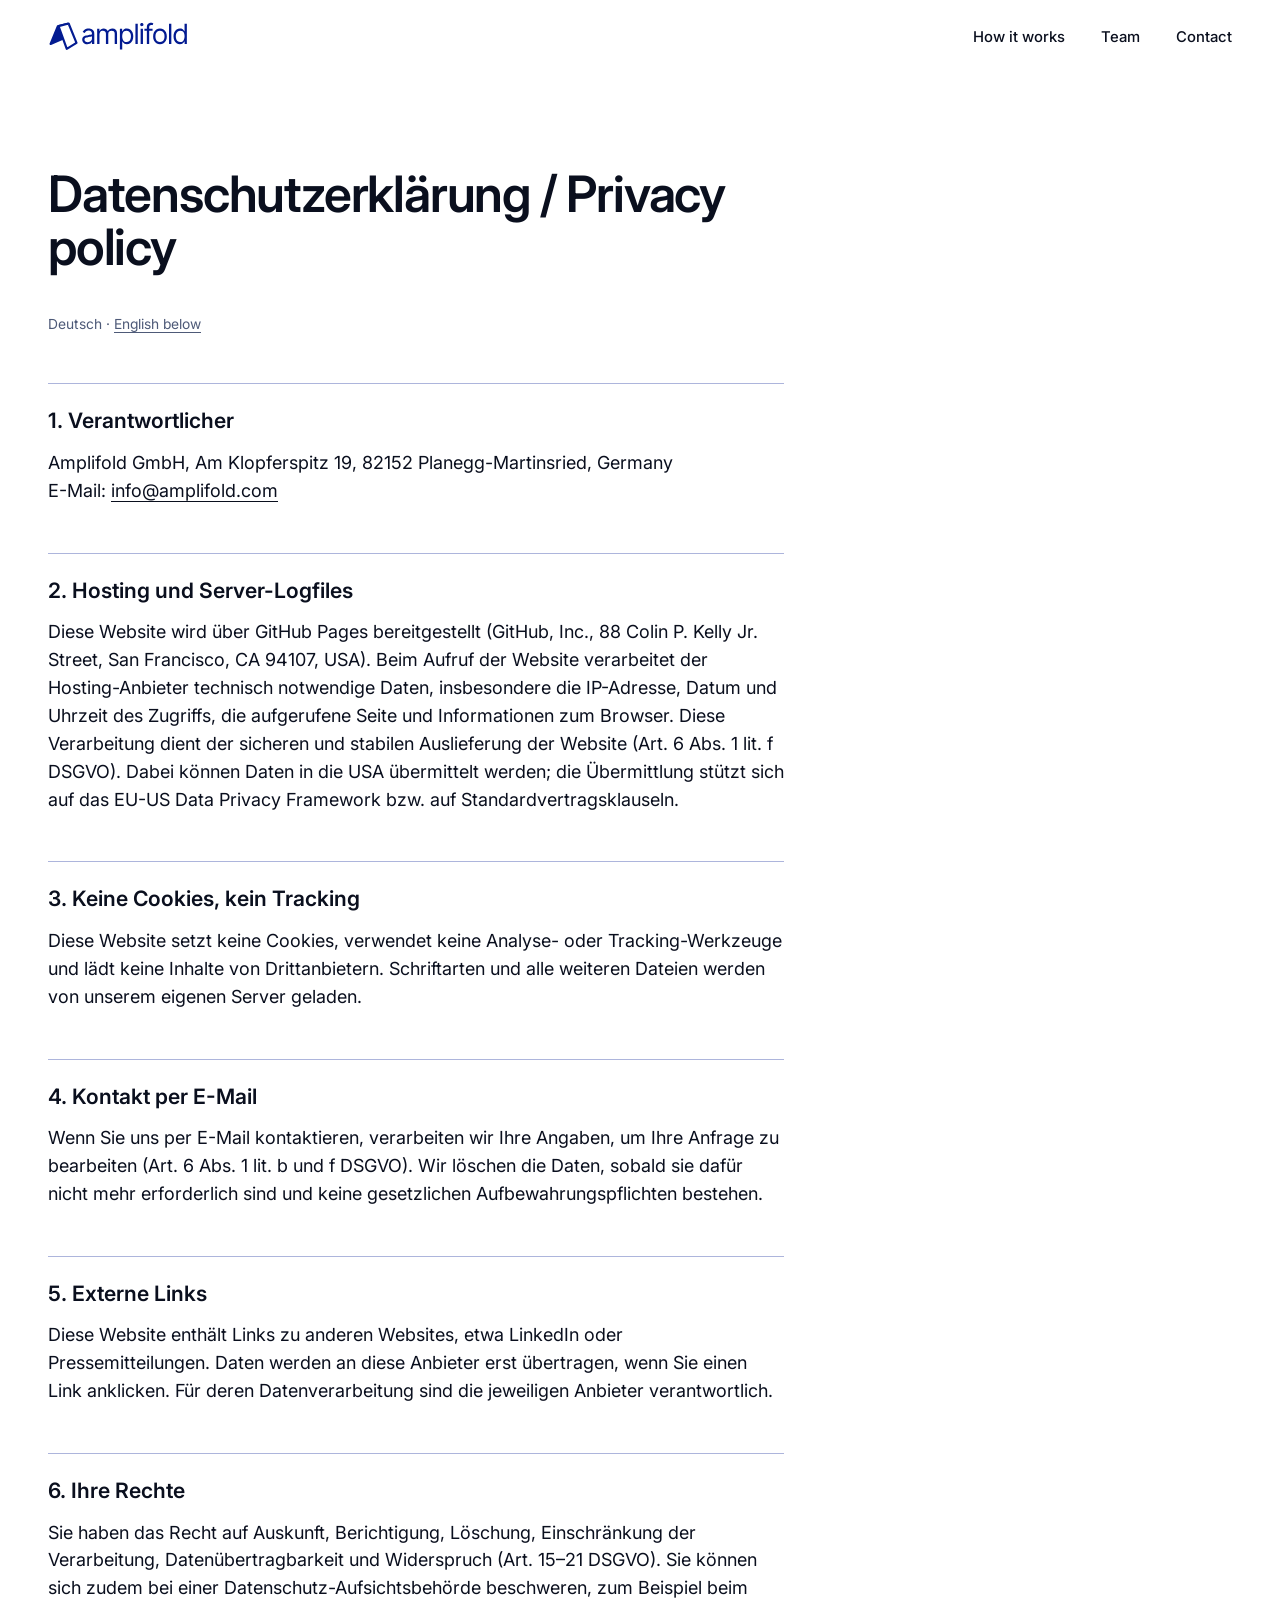
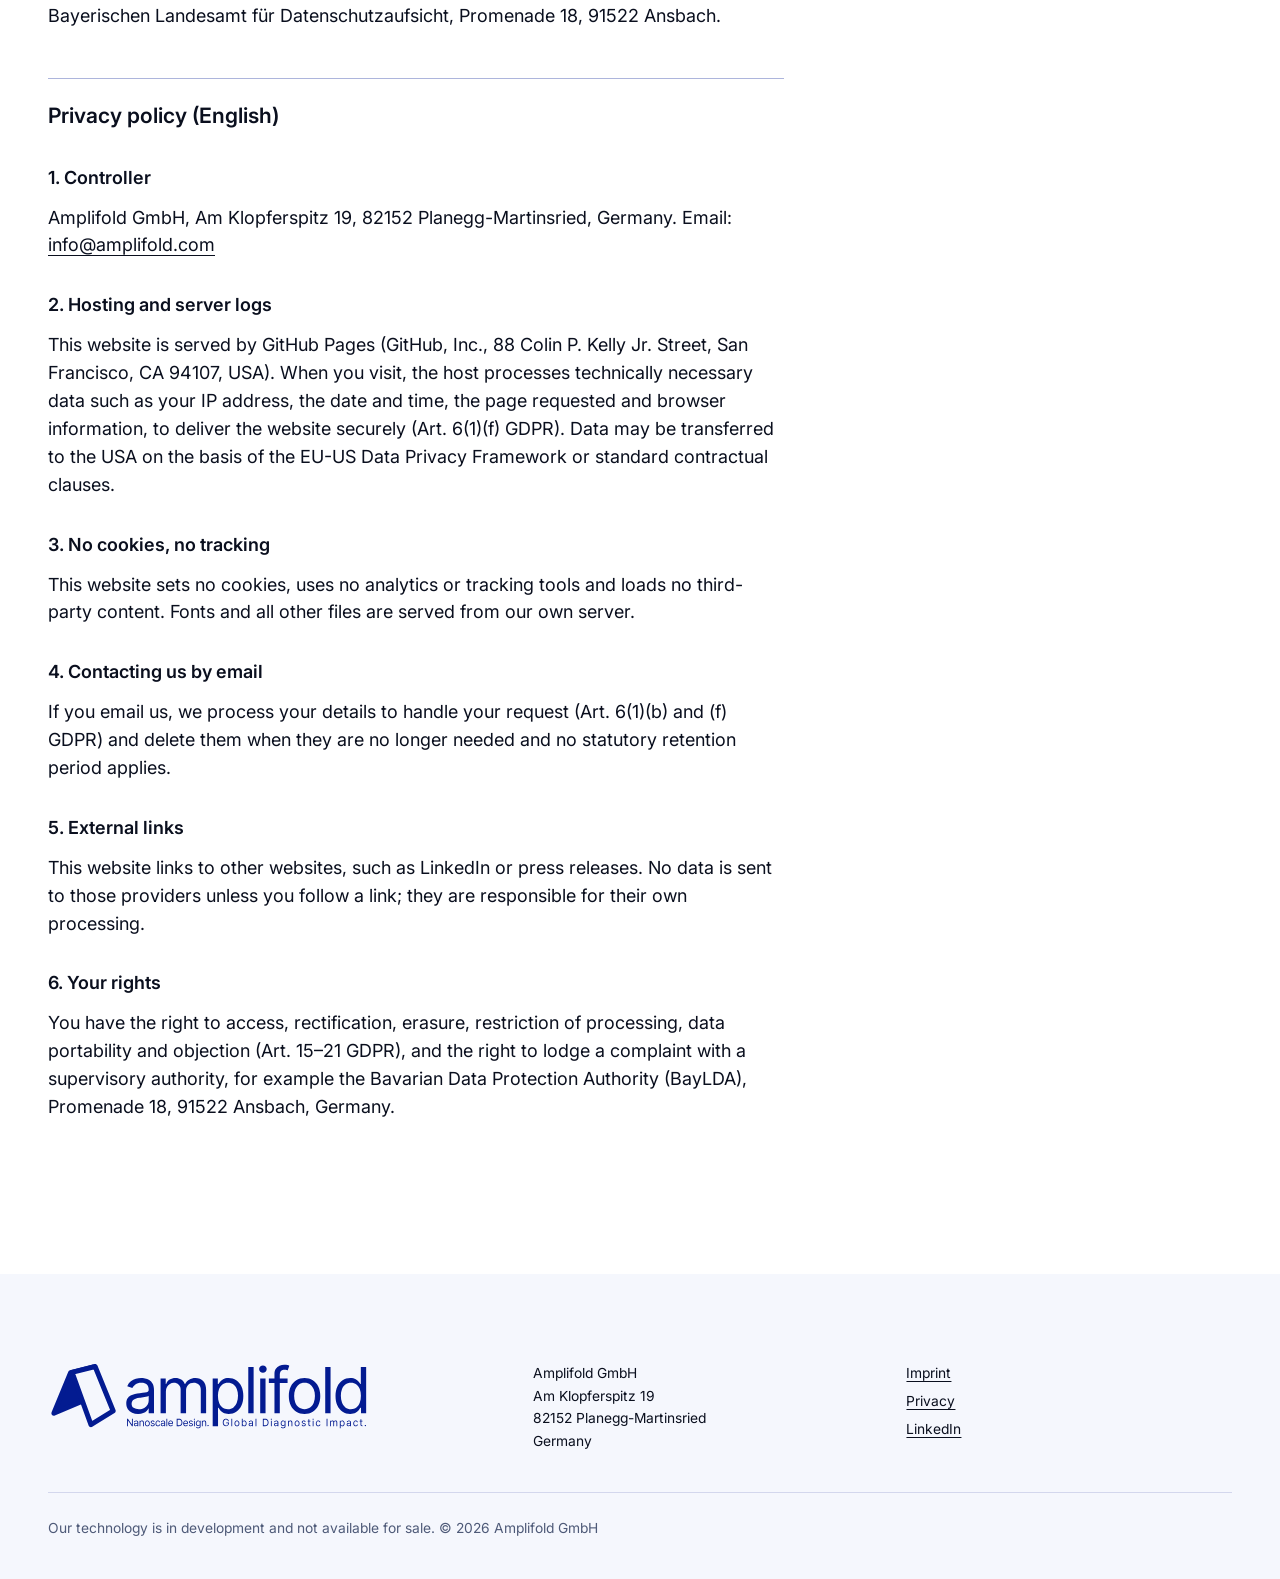
<file: privacy/index.html>
<!DOCTYPE html><html lang="en"><head><meta charset="utf-8"><meta name="viewport" content="width=device-width, initial-scale=1"><title>Privacy — Amplifold</title><meta name="description" content="Privacy policy of Amplifold GmbH."><link rel="canonical" href="https://amplifold.com/privacy/"><meta name="theme-color" content="#ffffff"><link rel="icon" href="/favicon.svg" type="image/svg+xml"><link rel="icon" href="/favicon-32.png" sizes="32x32" type="image/png"><link rel="apple-touch-icon" href="/apple-touch-icon.png"><link rel="preload" href="/_astro/inter-latin-opsz-normal.BwkfbSeq.woff2" as="font" type="font/woff2" crossorigin><style>
@font-face { font-family: 'Inter Variable'; font-style: normal; font-weight: 100 900; font-display: block;
  src: url(/_astro/inter-latin-opsz-normal.BwkfbSeq.woff2) format('woff2');
  unicode-range: U+0000-00FF,U+0131,U+0152-0153,U+02BB-02BC,U+02C6,U+02DA,U+02DC,U+0304,U+0308,U+0329,U+2000-206F,U+20AC,U+2122,U+2191,U+2193,U+2212,U+2215,U+FEFF,U+FFFD; }
@font-face { font-family: 'Inter Variable'; font-style: normal; font-weight: 100 900; font-display: block;
  src: url(/_astro/inter-latin-ext-opsz-normal.DpK-iCPk.woff2) format('woff2');
  unicode-range: U+0100-02BA,U+02BD-02C5,U+02C7-02CC,U+02CE-02D7,U+02DD-02FF,U+0304,U+0308,U+0329,U+1D00-1DBF,U+1E00-1E9F,U+1EF2-1EFF,U+2020,U+20A0-20AB,U+20AD-20C0,U+2113,U+2C60-2C7F,U+A720-A7FF; }
@font-face { font-family: 'Inter Fallback'; src: local('Arial'), local('ArialMT'), local('Helvetica');
  size-adjust: 105.17%; ascent-override: 92.11%; descent-override: 22.94%; line-gap-override: 0%; }</style><meta property="og:type" content="website"><meta property="og:site_name" content="Amplifold"><meta property="og:title" content="Privacy — Amplifold"><meta property="og:description" content="Privacy policy of Amplifold GmbH."><meta property="og:url" content="https://amplifold.com/privacy/"><meta property="og:image" content="https://amplifold.com/og.png"><meta property="og:image:width" content="1200"><meta property="og:image:height" content="630"><meta name="twitter:card" content="summary_large_image"><script>document.documentElement.classList.add('js');</script><script type="application/ld+json">{"@context":"https://schema.org","@type":"Organization","name":"Amplifold","legalName":"Amplifold GmbH","url":"https://amplifold.com/","logo":"https://amplifold.com/favicon.svg","email":"info@amplifold.com","slogan":"Nanoscale Design. Global Diagnostic Impact.","foundingDate":"2025-07-15","address":{"@type":"PostalAddress","streetAddress":"Am Klopferspitz 19","postalCode":"82152","addressLocality":"Planegg-Martinsried","addressCountry":"DE"},"sameAs":["https://www.linkedin.com/company/amplifold"]}</script><link rel="stylesheet" href="/_astro/Base.C7U9IARU.css"><style>.legal[data-astro-cid-fpcvp6is]{padding-block:clamp(3rem, 8vw, 6rem) var(--section)}.legal-body[data-astro-cid-fpcvp6is]{max-width:46rem}h1[data-astro-cid-fpcvp6is]{font-size:var(--text-xl);letter-spacing:-.025em;margin-bottom:2.5rem;font-weight:600;line-height:1.1}.legal[data-astro-cid-fpcvp6is] h2{font-size:var(--text-md);border-top:1px solid var(--rule-strong);margin-top:3rem;padding-top:1.25rem;font-weight:600}.legal[data-astro-cid-fpcvp6is] h3{font-size:var(--text-base);margin-top:2rem;font-weight:600}.legal[data-astro-cid-fpcvp6is] p,.legal[data-astro-cid-fpcvp6is] address,.legal[data-astro-cid-fpcvp6is] ul{margin-top:.75rem;font-style:normal}.legal[data-astro-cid-fpcvp6is] ul{padding-left:1.25rem;list-style:outside}.legal[data-astro-cid-fpcvp6is] .lang{font-size:var(--text-sm);color:var(--slate)}
</style></head><body><a class="skip-link" href="#main">Skip to content</a><header class="site-header wrap" data-astro-cid-nen7h5rs><a class="site-logo" href="/" aria-label="Amplifold, home" data-astro-cid-nen7h5rs><svg viewBox="19 18 258 55" role="img" aria-label="Amplifold" xmlns="http://www.w3.org/2000/svg"><mask id="logo-header-m1" fill="white"><path d="M35.2177 26.8414C35.459 26.2568 35.9626 25.8208 36.5757 25.6656L54.481 21.1335C55.9844 20.753 57.3302 22.1543 56.8892 23.6411L48.8355 50.7948C48.665 51.3696 48.2457 51.8376 47.693 52.0699L24.4762 61.8275C22.83 62.5193 21.1713 60.8711 21.8526 59.2206L35.2177 26.8414Z"></path></mask><path d="M35.2177 26.8414C35.459 26.2568 35.9626 25.8208 36.5757 25.6656L54.481 21.1335C55.9844 20.753 57.3302 22.1543 56.8892 23.6411L48.8355 50.7948C48.665 51.3696 48.2457 51.8376 47.693 52.0699L24.4762 61.8275C22.83 62.5193 21.1713 60.8711 21.8526 59.2206L35.2177 26.8414Z" fill="currentColor" stroke="currentColor" stroke-width="8" mask="url(#logo-header-m1)"></path><mask id="logo-header-m2" fill="white"><path d="M36.352 27.989C35.9501 26.8768 36.5958 25.6606 37.7422 25.3704L56.2027 20.6978C57.1696 20.4531 58.1691 20.9582 58.5455 21.8819L73.0306 57.4267C73.3993 58.3315 73.0603 59.3703 72.2288 59.8835L54.4119 70.878C53.3318 71.5445 51.912 71.0493 51.4807 69.8556L36.352 27.989Z"></path></mask><path d="M36.352 27.989C35.9501 26.8768 36.5958 25.6606 37.7422 25.3704L56.2027 20.6978C57.1696 20.4531 58.1691 20.9582 58.5455 21.8819L73.0306 57.4267C73.3993 58.3315 73.0603 59.3703 72.2288 59.8835L54.4119 70.878C53.3318 71.5445 51.912 71.0493 51.4807 69.8556L36.352 27.989Z" style="fill: var(--logo-paper, #fff)" stroke="currentColor" stroke-width="8" mask="url(#logo-header-m2)"></path><g fill="currentColor"><path d="M91.0875 60.6161C89.328 60.6161 87.7313 60.2847 86.2972 59.6219C84.8631 58.947 83.7242 57.9769 82.8806 56.7115C82.0371 55.4341 81.6153 53.8915 81.6153 52.0838C81.6153 50.4931 81.9286 49.2036 82.5553 48.2154C83.1819 47.2152 84.0195 46.4318 85.0679 45.8654C86.1164 45.299 87.2733 44.8772 88.5387 44.6C89.8161 44.3108 91.0996 44.0818 92.389 43.9131C94.0762 43.6962 95.444 43.5335 96.4925 43.4251C97.553 43.3045 98.3243 43.1057 98.8063 42.8285C99.3004 42.5513 99.5475 42.0693 99.5475 41.3824V41.2378C99.5475 39.4542 99.0594 38.0683 98.0832 37.0801C97.1191 36.0919 95.6549 35.5978 93.6906 35.5978C91.6539 35.5978 90.0571 36.0437 88.9002 36.9355C87.7433 37.8273 86.9298 38.7793 86.4599 39.7916L82.4106 38.3455C83.1337 36.6583 84.0978 35.3447 85.3029 34.4047C86.5201 33.4527 87.8457 32.7899 89.2798 32.4163C90.726 32.0306 92.148 31.8378 93.546 31.8378C94.4378 31.8378 95.4621 31.9463 96.619 32.1632C97.788 32.3681 98.9148 32.7959 99.9994 33.4467C101.096 34.0974 102.006 35.0796 102.729 36.3932C103.452 37.7068 103.814 39.4662 103.814 41.6716V59.9653H99.5475V56.2054H99.3305C99.0413 56.8079 98.5593 57.4527 97.8844 58.1396C97.2095 58.8265 96.3117 59.411 95.191 59.893C94.0702 60.3751 92.7024 60.6161 91.0875 60.6161ZM91.7383 56.7838C93.4254 56.7838 94.8475 56.4524 96.0044 55.7896C97.1734 55.1268 98.0531 54.2711 98.6436 53.2227C99.2462 52.1742 99.5475 51.0715 99.5475 49.9146V46.01C99.3667 46.227 98.969 46.4258 98.3544 46.6066C97.7518 46.7753 97.0529 46.9259 96.2575 47.0585C95.4742 47.179 94.7089 47.2875 93.9617 47.3839C93.2266 47.4682 92.6301 47.5405 92.1721 47.6008C91.0634 47.7454 90.027 47.9804 89.0629 48.3058C88.1109 48.6191 87.3396 49.0951 86.7491 49.7339C86.1706 50.3605 85.8814 51.2162 85.8814 52.3008C85.8814 53.7831 86.4297 54.9038 87.5264 55.6631C88.6351 56.4102 90.0391 56.7838 91.7383 56.7838ZM109.055 59.9653V32.1994H113.176V36.5378H113.538C114.116 35.0555 115.05 33.9046 116.34 33.0851C117.629 32.2536 119.178 31.8378 120.986 31.8378C122.817 31.8378 124.342 32.2536 125.559 33.0851C126.788 33.9046 127.746 35.0555 128.433 36.5378H128.723C129.434 35.1037 130.5 33.9649 131.922 33.1213C133.344 32.2656 135.049 31.8378 137.038 31.8378C139.52 31.8378 141.551 32.6151 143.13 34.1697C144.708 35.7123 145.498 38.1165 145.498 41.3824V59.9653H141.232V41.3824C141.232 39.3337 140.671 37.8694 139.551 36.9897C138.43 36.11 137.11 35.6701 135.592 35.6701C133.639 35.6701 132.127 36.2606 131.054 37.4416C129.982 38.6106 129.446 40.0929 129.446 41.8885V59.9653H125.107V40.9485C125.107 39.3698 124.595 38.0984 123.571 37.1343C122.546 36.1582 121.227 35.6701 119.612 35.6701C118.503 35.6701 117.467 35.9654 116.503 36.5559C115.551 37.1464 114.779 37.9659 114.189 39.0143C113.61 40.0507 113.321 41.2498 113.321 42.6116V59.9653H109.055ZM150.753 70.3776V32.1994H154.874V36.6101H155.38C155.694 36.128 156.128 35.5134 156.682 34.7663C157.248 34.007 158.056 33.3322 159.104 32.7417C160.165 32.1391 161.599 31.8378 163.407 31.8378C165.744 31.8378 167.805 32.4223 169.589 33.5913C171.372 34.7602 172.764 36.4173 173.765 38.5624C174.765 40.7075 175.265 43.2383 175.265 46.1547C175.265 49.0951 174.765 51.644 173.765 53.8011C172.764 55.9463 171.378 57.6093 169.607 58.7903C167.835 59.9593 165.793 60.5438 163.479 60.5438C161.695 60.5438 160.267 60.2485 159.195 59.658C158.122 59.0555 157.297 58.3746 156.718 57.6153C156.14 56.8441 155.694 56.2054 155.38 55.6992H155.019V70.3776H150.753ZM154.947 46.0823C154.947 48.1793 155.254 50.0291 155.868 51.6319C156.483 53.2227 157.381 54.47 158.562 55.3738C159.743 56.2656 161.189 56.7115 162.9 56.7115C164.684 56.7115 166.172 56.2415 167.365 55.3015C168.57 54.3495 169.474 53.072 170.077 51.4692C170.691 49.8544 170.999 48.0587 170.999 46.0823C170.999 44.13 170.697 42.3706 170.095 40.8039C169.504 39.2252 168.607 37.9779 167.401 37.062C166.208 36.1341 164.708 35.6701 162.9 35.6701C161.165 35.6701 159.707 36.11 158.526 36.9897C157.345 37.8574 156.453 39.0746 155.85 40.6412C155.248 42.1958 154.947 44.0095 154.947 46.0823ZM183.493 22.944V59.9653H179.227V22.944H183.493ZM188.762 59.9653V32.1994H193.028V59.9653H188.762ZM190.931 27.5717C190.1 27.5717 189.383 27.2885 188.78 26.7221C188.19 26.1557 187.894 25.4748 187.894 24.6794C187.894 23.884 188.19 23.2031 188.78 22.6367C189.383 22.0703 190.1 21.7871 190.931 21.7871C191.763 21.7871 192.474 22.0703 193.064 22.6367C193.667 23.2031 193.968 23.884 193.968 24.6794C193.968 25.4748 193.667 26.1557 193.064 26.7221C192.474 27.2885 191.763 27.5717 190.931 27.5717ZM210.661 32.1994V35.8147H195.693V32.1994H210.661ZM200.177 59.9653V28.3671C200.177 26.7763 200.55 25.4507 201.297 24.3902C202.044 23.3297 203.015 22.5343 204.208 22.004C205.401 21.4738 206.66 21.2087 207.986 21.2087C209.034 21.2087 209.89 21.293 210.553 21.4617C211.215 21.6304 211.71 21.7871 212.035 21.9317L210.806 25.6194C210.589 25.5471 210.288 25.4567 209.902 25.3482C209.528 25.2398 209.034 25.1855 208.42 25.1855C207.01 25.1855 205.991 25.5411 205.365 26.2521C204.75 26.9631 204.443 28.0055 204.443 29.3794V59.9653H200.177ZM224.231 60.5438C221.725 60.5438 219.525 59.9473 217.633 58.7542C215.753 57.5611 214.283 55.892 213.223 53.7469C212.174 51.6018 211.65 49.0951 211.65 46.227C211.65 43.3347 212.174 40.8099 213.223 38.6528C214.283 36.4956 215.753 34.8205 217.633 33.6274C219.525 32.4344 221.725 31.8378 224.231 31.8378C226.738 31.8378 228.931 32.4344 230.811 33.6274C232.703 34.8205 234.174 36.4956 235.222 38.6528C236.283 40.8099 236.813 43.3347 236.813 46.227C236.813 49.0951 236.283 51.6018 235.222 53.7469C234.174 55.892 232.703 57.5611 230.811 58.7542C228.931 59.9473 226.738 60.5438 224.231 60.5438ZM224.231 56.7115C226.135 56.7115 227.702 56.2234 228.931 55.2473C230.161 54.2711 231.07 52.9877 231.661 51.3969C232.251 49.8062 232.547 48.0828 232.547 46.227C232.547 44.3711 232.251 42.6417 231.661 41.0389C231.07 39.4361 230.161 38.1406 228.931 37.1524C227.702 36.1642 226.135 35.6701 224.231 35.6701C222.327 35.6701 220.761 36.1642 219.531 37.1524C218.302 38.1406 217.392 39.4361 216.802 41.0389C216.211 42.6417 215.916 44.3711 215.916 46.227C215.916 48.0828 216.211 49.8062 216.802 51.3969C217.392 52.9877 218.302 54.2711 219.531 55.2473C220.761 56.2234 222.327 56.7115 224.231 56.7115ZM245.046 22.944V59.9653H240.78V22.944H245.046ZM260.799 60.5438C258.485 60.5438 256.442 59.9593 254.671 58.7903C252.899 57.6093 251.513 55.9463 250.513 53.8011C249.513 51.644 249.013 49.0951 249.013 46.1547C249.013 43.2383 249.513 40.7075 250.513 38.5624C251.513 36.4173 252.905 34.7602 254.689 33.5913C256.473 32.4223 258.533 31.8378 260.871 31.8378C262.679 31.8378 264.107 32.1391 265.155 32.7417C266.216 33.3322 267.023 34.007 267.578 34.7663C268.144 35.5134 268.584 36.128 268.897 36.6101H269.259V22.944H273.525V59.9653H269.403V55.6992H268.897C268.584 56.2054 268.138 56.8441 267.56 57.6153C266.981 58.3746 266.156 59.0555 265.083 59.658C264.011 60.2485 262.582 60.5438 260.799 60.5438ZM261.377 56.7115C263.089 56.7115 264.535 56.2656 265.716 55.3738C266.897 54.47 267.795 53.2227 268.409 51.6319C269.024 50.0291 269.331 48.1793 269.331 46.0823C269.331 44.0095 269.03 42.1958 268.427 40.6412C267.825 39.0746 266.933 37.8574 265.752 36.9897C264.571 36.11 263.113 35.6701 261.377 35.6701C259.57 35.6701 258.063 36.1341 256.858 37.062C255.665 37.9779 254.767 39.2252 254.165 40.8039C253.574 42.3706 253.279 44.13 253.279 46.0823C253.279 48.0587 253.58 49.8544 254.183 51.4692C254.797 53.072 255.701 54.3495 256.894 55.3015C258.099 56.2415 259.594 56.7115 261.377 56.7115Z"></path></g></svg></a><nav aria-label="Main" data-astro-cid-nen7h5rs><ul data-astro-cid-nen7h5rs><li class="nav-optional" data-astro-cid-nen7h5rs><a href="/#how-it-works" data-astro-cid-nen7h5rs>How it works</a></li><li data-astro-cid-nen7h5rs><a href="/#team" data-astro-cid-nen7h5rs>Team</a></li><li data-astro-cid-nen7h5rs><a href="/#contact" data-astro-cid-nen7h5rs>Contact</a></li></ul></nav></header><main id="main"><article class="legal wrap" data-astro-cid-fpcvp6is><div class="legal-body" data-astro-cid-fpcvp6is><h1 data-astro-cid-fpcvp6is>Datenschutzerklärung / Privacy policy</h1><p class="lang">Deutsch · <a href="#english">English below</a></p><h2>1. Verantwortlicher</h2><address>Amplifold GmbH, Am Klopferspitz 19, 82152 Planegg-Martinsried, Germany<br>E-Mail: <a href="mailto:info@amplifold.com">info@amplifold.com</a></address><h2>2. Hosting und Server-Logfiles</h2><p>Diese Website wird über GitHub Pages bereitgestellt (GitHub, Inc., 88 Colin P. Kelly Jr. Street, San Francisco, CA 94107, USA). Beim Aufruf der Website verarbeitet der Hosting-Anbieter technisch notwendige Daten, insbesondere die IP-Adresse, Datum und Uhrzeit des Zugriffs, die aufgerufene Seite und Informationen zum Browser. Diese Verarbeitung dient der sicheren und stabilen Auslieferung der Website (Art. 6 Abs. 1 lit. f DSGVO). Dabei können Daten in die USA übermittelt werden; die Übermittlung stützt sich auf das EU-US Data Privacy Framework bzw. auf Standardvertragsklauseln.</p><h2>3. Keine Cookies, kein Tracking</h2><p>Diese Website setzt keine Cookies, verwendet keine Analyse- oder Tracking-Werkzeuge und lädt keine Inhalte von Drittanbietern. Schriftarten und alle weiteren Dateien werden von unserem eigenen Server geladen.</p><h2>4. Kontakt per E-Mail</h2><p>Wenn Sie uns per E-Mail kontaktieren, verarbeiten wir Ihre Angaben, um Ihre Anfrage zu bearbeiten (Art. 6 Abs. 1 lit. b und f DSGVO). Wir löschen die Daten, sobald sie dafür nicht mehr erforderlich sind und keine gesetzlichen Aufbewahrungspflichten bestehen.</p><h2>5. Externe Links</h2><p>Diese Website enthält Links zu anderen Websites, etwa LinkedIn oder Pressemitteilungen. Daten werden an diese Anbieter erst übertragen, wenn Sie einen Link anklicken. Für deren Datenverarbeitung sind die jeweiligen Anbieter verantwortlich.</p><h2>6. Ihre Rechte</h2><p>Sie haben das Recht auf Auskunft, Berichtigung, Löschung, Einschränkung der Verarbeitung, Datenübertragbarkeit und Widerspruch (Art. 15–21 DSGVO). Sie können sich zudem bei einer Datenschutz-Aufsichtsbehörde beschweren, zum Beispiel beim Bayerischen Landesamt für Datenschutzaufsicht, Promenade 18, 91522 Ansbach.</p><h2 id="english">Privacy policy (English)</h2><h3>1. Controller</h3><p>Amplifold GmbH, Am Klopferspitz 19, 82152 Planegg-Martinsried, Germany. Email: <a href="mailto:info@amplifold.com">info@amplifold.com</a></p><h3>2. Hosting and server logs</h3><p>This website is served by GitHub Pages (GitHub, Inc., 88 Colin P. Kelly Jr. Street, San Francisco, CA 94107, USA). When you visit, the host processes technically necessary data such as your IP address, the date and time, the page requested and browser information, to deliver the website securely (Art. 6(1)(f) GDPR). Data may be transferred to the USA on the basis of the EU-US Data Privacy Framework or standard contractual clauses.</p><h3>3. No cookies, no tracking</h3><p>This website sets no cookies, uses no analytics or tracking tools and loads no third-party content. Fonts and all other files are served from our own server.</p><h3>4. Contacting us by email</h3><p>If you email us, we process your details to handle your request (Art. 6(1)(b) and (f) GDPR) and delete them when they are no longer needed and no statutory retention period applies.</p><h3>5. External links</h3><p>This website links to other websites, such as LinkedIn or press releases. No data is sent to those providers unless you follow a link; they are responsible for their own processing.</p><h3>6. Your rights</h3><p>You have the right to access, rectification, erasure, restriction of processing, data portability and objection (Art. 15–21 GDPR), and the right to lodge a complaint with a supervisory authority, for example the Bavarian Data Protection Authority (BayLDA), Promenade 18, 91522 Ansbach, Germany.</p></div></article></main><footer class="site-footer" data-astro-cid-jo6i4kqk><div class="wrap footer-grid" data-astro-cid-jo6i4kqk><div class="footer-brand" data-astro-cid-jo6i4kqk><span class="logo-slogan" data-astro-cid-lj7sxwe6><svg role="img" aria-label="Amplifold: Nanoscale Design. Global Diagnostic Impact." viewBox="19 19 256 55" fill="none" xmlns="http://www.w3.org/2000/svg">
<mask id="logo-slogan-m1" fill="white"><path d="M35.2177 26.8414C35.459 26.2568 35.9626 25.8208 36.5757 25.6656L54.481 21.1335C55.9844 20.753 57.3302 22.1543 56.8892 23.6411L48.8355 50.7948C48.665 51.3696 48.2457 51.8376 47.693 52.0699L24.4762 61.8275C22.83 62.5193 21.1713 60.8711 21.8526 59.2206L35.2177 26.8414Z"/></mask>
<path d="M35.2177 26.8414C35.459 26.2568 35.9626 25.8208 36.5757 25.6656L54.481 21.1335C55.9844 20.753 57.3302 22.1543 56.8892 23.6411L48.8355 50.7948C48.665 51.3696 48.2457 51.8376 47.693 52.0699L24.4762 61.8275C22.83 62.5193 21.1713 60.8711 21.8526 59.2206L35.2177 26.8414Z" fill="currentColor" stroke="currentColor" stroke-width="8" mask="url(#logo-slogan-m1)"/>
<mask id="logo-slogan-m2" fill="white"><path d="M36.352 27.989C35.9501 26.8768 36.5958 25.6606 37.7422 25.3704L56.2027 20.6978C57.1696 20.4531 58.1691 20.9582 58.5455 21.8819L73.0306 57.4267C73.3993 58.3315 73.0603 59.3703 72.2288 59.8835L54.4119 70.878C53.3318 71.5445 51.912 71.0493 51.4807 69.8556L36.352 27.989Z"/></mask>
<path d="M36.352 27.989C35.9501 26.8768 36.5958 25.6606 37.7422 25.3704L56.2027 20.6978C57.1696 20.4531 58.1691 20.9582 58.5455 21.8819L73.0306 57.4267C73.3993 58.3315 73.0603 59.3703 72.2288 59.8835L54.4119 70.878C53.3318 71.5445 51.912 71.0493 51.4807 69.8556L36.352 27.989Z" style="fill: var(--logo-paper, #fff)" stroke="currentColor" stroke-width="8" mask="url(#logo-slogan-m2)"/>
<path d="M91.0875 60.6161C89.328 60.6161 87.7313 60.2847 86.2972 59.6219C84.8631 58.947 83.7242 57.9769 82.8806 56.7115C82.0371 55.4341 81.6153 53.8915 81.6153 52.0838C81.6153 50.4931 81.9286 49.2036 82.5553 48.2154C83.1819 47.2152 84.0195 46.4318 85.0679 45.8654C86.1164 45.299 87.2733 44.8772 88.5387 44.6C89.8161 44.3108 91.0996 44.0818 92.389 43.9131C94.0762 43.6962 95.444 43.5335 96.4925 43.4251C97.553 43.3045 98.3243 43.1057 98.8063 42.8285C99.3004 42.5513 99.5475 42.0693 99.5475 41.3824V41.2378C99.5475 39.4542 99.0594 38.0683 98.0832 37.0801C97.1191 36.0919 95.6549 35.5978 93.6906 35.5978C91.6539 35.5978 90.0571 36.0437 88.9002 36.9355C87.7433 37.8273 86.9298 38.7793 86.4599 39.7916L82.4106 38.3455C83.1337 36.6583 84.0978 35.3447 85.3029 34.4047C86.5201 33.4527 87.8457 32.7899 89.2798 32.4163C90.726 32.0306 92.148 31.8378 93.546 31.8378C94.4378 31.8378 95.4621 31.9463 96.619 32.1632C97.788 32.3681 98.9148 32.7959 99.9994 33.4467C101.096 34.0974 102.006 35.0796 102.729 36.3932C103.452 37.7068 103.814 39.4662 103.814 41.6716V59.9653H99.5475V56.2054H99.3305C99.0413 56.8079 98.5593 57.4527 97.8844 58.1396C97.2095 58.8265 96.3117 59.411 95.191 59.893C94.0702 60.3751 92.7024 60.6161 91.0875 60.6161ZM91.7383 56.7838C93.4254 56.7838 94.8475 56.4524 96.0044 55.7896C97.1734 55.1268 98.0531 54.2711 98.6436 53.2227C99.2462 52.1742 99.5475 51.0715 99.5475 49.9146V46.01C99.3667 46.227 98.969 46.4258 98.3544 46.6066C97.7518 46.7753 97.0529 46.9259 96.2575 47.0585C95.4742 47.179 94.7089 47.2875 93.9617 47.3839C93.2266 47.4682 92.6301 47.5405 92.1721 47.6008C91.0634 47.7454 90.027 47.9804 89.0629 48.3058C88.1109 48.6191 87.3396 49.0951 86.7491 49.7339C86.1706 50.3605 85.8814 51.2162 85.8814 52.3008C85.8814 53.7831 86.4297 54.9038 87.5264 55.6631C88.6351 56.4102 90.0391 56.7838 91.7383 56.7838ZM109.055 59.9653V32.1994H113.176V36.5378H113.538C114.116 35.0555 115.05 33.9046 116.34 33.0851C117.629 32.2536 119.178 31.8378 120.986 31.8378C122.817 31.8378 124.342 32.2536 125.559 33.0851C126.788 33.9046 127.746 35.0555 128.433 36.5378H128.723C129.434 35.1037 130.5 33.9649 131.922 33.1213C133.344 32.2656 135.049 31.8378 137.038 31.8378C139.52 31.8378 141.551 32.6151 143.13 34.1697C144.708 35.7123 145.498 38.1165 145.498 41.3824V59.9653H141.232V41.3824C141.232 39.3337 140.671 37.8694 139.551 36.9897C138.43 36.11 137.11 35.6701 135.592 35.6701C133.639 35.6701 132.127 36.2606 131.054 37.4416C129.982 38.6106 129.446 40.0929 129.446 41.8885V59.9653H125.107V40.9485C125.107 39.3698 124.595 38.0984 123.571 37.1343C122.546 36.1582 121.227 35.6701 119.612 35.6701C118.503 35.6701 117.467 35.9654 116.503 36.5559C115.551 37.1464 114.779 37.9659 114.189 39.0143C113.61 40.0507 113.321 41.2498 113.321 42.6116V59.9653H109.055ZM150.753 70.3776V32.1994H154.874V36.6101H155.38C155.694 36.128 156.128 35.5134 156.682 34.7663C157.248 34.007 158.056 33.3322 159.104 32.7417C160.165 32.1391 161.599 31.8378 163.407 31.8378C165.744 31.8378 167.805 32.4223 169.589 33.5913C171.372 34.7602 172.764 36.4173 173.765 38.5624C174.765 40.7075 175.265 43.2383 175.265 46.1547C175.265 49.0951 174.765 51.644 173.765 53.8011C172.764 55.9463 171.378 57.6093 169.607 58.7903C167.835 59.9593 165.793 60.5438 163.479 60.5438C161.695 60.5438 160.267 60.2485 159.195 59.658C158.122 59.0555 157.297 58.3746 156.718 57.6153C156.14 56.8441 155.694 56.2054 155.38 55.6992H155.019V70.3776H150.753ZM154.947 46.0823C154.947 48.1793 155.254 50.0291 155.868 51.6319C156.483 53.2227 157.381 54.47 158.562 55.3738C159.743 56.2656 161.189 56.7115 162.9 56.7115C164.684 56.7115 166.172 56.2415 167.365 55.3015C168.57 54.3495 169.474 53.072 170.077 51.4692C170.691 49.8544 170.999 48.0587 170.999 46.0823C170.999 44.13 170.697 42.3706 170.095 40.8039C169.504 39.2252 168.607 37.9779 167.401 37.062C166.208 36.1341 164.708 35.6701 162.9 35.6701C161.165 35.6701 159.707 36.11 158.526 36.9897C157.345 37.8574 156.453 39.0746 155.85 40.6412C155.248 42.1958 154.947 44.0095 154.947 46.0823ZM183.493 22.944V59.9653H179.227V22.944H183.493ZM188.762 59.9653V32.1994H193.028V59.9653H188.762ZM190.931 27.5717C190.1 27.5717 189.383 27.2885 188.78 26.7221C188.19 26.1557 187.894 25.4748 187.894 24.6794C187.894 23.884 188.19 23.2031 188.78 22.6367C189.383 22.0703 190.1 21.7871 190.931 21.7871C191.763 21.7871 192.474 22.0703 193.064 22.6367C193.667 23.2031 193.968 23.884 193.968 24.6794C193.968 25.4748 193.667 26.1557 193.064 26.7221C192.474 27.2885 191.763 27.5717 190.931 27.5717ZM210.661 32.1994V35.8147H195.693V32.1994H210.661ZM200.177 59.9653V28.3671C200.177 26.7763 200.55 25.4507 201.297 24.3902C202.044 23.3297 203.015 22.5343 204.208 22.004C205.401 21.4738 206.66 21.2087 207.986 21.2087C209.034 21.2087 209.89 21.293 210.553 21.4617C211.215 21.6304 211.71 21.7871 212.035 21.9317L210.806 25.6194C210.589 25.5471 210.288 25.4567 209.902 25.3482C209.528 25.2398 209.034 25.1855 208.42 25.1855C207.01 25.1855 205.991 25.5411 205.365 26.2521C204.75 26.9631 204.443 28.0055 204.443 29.3794V59.9653H200.177ZM224.231 60.5438C221.725 60.5438 219.525 59.9473 217.633 58.7542C215.753 57.5611 214.283 55.892 213.223 53.7469C212.174 51.6018 211.65 49.0951 211.65 46.227C211.65 43.3347 212.174 40.8099 213.223 38.6528C214.283 36.4956 215.753 34.8205 217.633 33.6274C219.525 32.4344 221.725 31.8378 224.231 31.8378C226.738 31.8378 228.931 32.4344 230.811 33.6274C232.703 34.8205 234.174 36.4956 235.222 38.6528C236.283 40.8099 236.813 43.3347 236.813 46.227C236.813 49.0951 236.283 51.6018 235.222 53.7469C234.174 55.892 232.703 57.5611 230.811 58.7542C228.931 59.9473 226.738 60.5438 224.231 60.5438ZM224.231 56.7115C226.135 56.7115 227.702 56.2234 228.931 55.2473C230.161 54.2711 231.07 52.9877 231.661 51.3969C232.251 49.8062 232.547 48.0828 232.547 46.227C232.547 44.3711 232.251 42.6417 231.661 41.0389C231.07 39.4361 230.161 38.1406 228.931 37.1524C227.702 36.1642 226.135 35.6701 224.231 35.6701C222.327 35.6701 220.761 36.1642 219.531 37.1524C218.302 38.1406 217.392 39.4361 216.802 41.0389C216.211 42.6417 215.916 44.3711 215.916 46.227C215.916 48.0828 216.211 49.8062 216.802 51.3969C217.392 52.9877 218.302 54.2711 219.531 55.2473C220.761 56.2234 222.327 56.7115 224.231 56.7115ZM245.046 22.944V59.9653H240.78V22.944H245.046ZM260.799 60.5438C258.485 60.5438 256.442 59.9593 254.671 58.7903C252.899 57.6093 251.513 55.9463 250.513 53.8011C249.513 51.644 249.013 49.0951 249.013 46.1547C249.013 43.2383 249.513 40.7075 250.513 38.5624C251.513 36.4173 252.905 34.7602 254.689 33.5913C256.473 32.4223 258.533 31.8378 260.871 31.8378C262.679 31.8378 264.107 32.1391 265.155 32.7417C266.216 33.3322 267.023 34.007 267.578 34.7663C268.144 35.5134 268.584 36.128 268.897 36.6101H269.259V22.944H273.525V59.9653H269.403V55.6992H268.897C268.584 56.2054 268.138 56.8441 267.56 57.6153C266.981 58.3746 266.156 59.0555 265.083 59.658C264.011 60.2485 262.582 60.5438 260.799 60.5438ZM261.377 56.7115C263.089 56.7115 264.535 56.2656 265.716 55.3738C266.897 54.47 267.795 53.2227 268.409 51.6319C269.024 50.0291 269.331 48.1793 269.331 46.0823C269.331 44.0095 269.03 42.1958 268.427 40.6412C267.825 39.0746 266.933 37.8574 265.752 36.9897C264.571 36.11 263.113 35.6701 261.377 35.6701C259.57 35.6701 258.063 36.1341 256.858 37.062C255.665 37.9779 254.767 39.2252 254.165 40.8039C253.574 42.3706 253.279 44.13 253.279 46.0823C253.279 48.0587 253.58 49.8544 254.183 51.4692C254.797 53.072 255.701 54.3495 256.894 55.3015C258.099 56.2415 259.594 56.7115 261.377 56.7115Z" fill="currentColor"/>
<path d="M163.015 66.3022C162.952 66.111 162.87 65.9396 162.768 65.788C162.667 65.6346 162.547 65.504 162.407 65.396C162.269 65.288 162.111 65.2057 161.935 65.1488C161.759 65.092 161.566 65.0636 161.356 65.0636C161.011 65.0636 160.698 65.1526 160.415 65.3307C160.133 65.5087 159.909 65.771 159.742 66.1176C159.575 66.4642 159.492 66.8894 159.492 67.3932C159.492 67.8969 159.576 68.3221 159.745 68.6687C159.914 69.0153 160.142 69.2776 160.43 69.4557C160.717 69.6337 161.041 69.7227 161.401 69.7227C161.735 69.7227 162.028 69.6517 162.282 69.5096C162.538 69.3657 162.736 69.163 162.878 68.9017C163.022 68.6384 163.094 68.3288 163.094 67.9727L163.31 68.0182H161.56V67.3932H163.776V68.0182C163.776 68.4973 163.674 68.914 163.469 69.2682C163.267 69.6223 162.986 69.8969 162.628 70.092C162.272 70.2852 161.863 70.3818 161.401 70.3818C160.886 70.3818 160.433 70.2606 160.043 70.0182C159.655 69.7757 159.352 69.431 159.134 68.9841C158.918 68.5371 158.81 68.0068 158.81 67.3932C158.81 66.9329 158.872 66.5191 158.995 66.1517C159.12 65.7824 159.296 65.468 159.523 65.2085C159.751 64.949 160.02 64.7502 160.33 64.6119C160.641 64.4736 160.983 64.4045 161.356 64.4045C161.663 64.4045 161.949 64.4509 162.214 64.5437C162.481 64.6346 162.718 64.7644 162.927 64.9329C163.137 65.0996 163.312 65.2994 163.452 65.5324C163.592 65.7634 163.689 66.02 163.742 66.3022H163.015ZM166.362 64.4841V70.3022H165.692V64.4841H166.362ZM170.163 70.3932C169.769 70.3932 169.424 70.2994 169.126 70.1119C168.831 69.9244 168.6 69.6621 168.433 69.325C168.268 68.9879 168.186 68.5939 168.186 68.1432C168.186 67.6886 168.268 67.2918 168.433 66.9528C168.6 66.6138 168.831 66.3505 169.126 66.163C169.424 65.9755 169.769 65.8818 170.163 65.8818C170.557 65.8818 170.902 65.9755 171.197 66.163C171.495 66.3505 171.726 66.6138 171.89 66.9528C172.057 67.2918 172.14 67.6886 172.14 68.1432C172.14 68.5939 172.057 68.9879 171.89 69.325C171.726 69.6621 171.495 69.9244 171.197 70.1119C170.902 70.2994 170.557 70.3932 170.163 70.3932ZM170.163 69.7909C170.462 69.7909 170.709 69.7142 170.902 69.5608C171.095 69.4074 171.238 69.2057 171.331 68.9557C171.424 68.7057 171.47 68.4348 171.47 68.1432C171.47 67.8515 171.424 67.5797 171.331 67.3278C171.238 67.0759 171.095 66.8723 170.902 66.717C170.709 66.5617 170.462 66.4841 170.163 66.4841C169.864 66.4841 169.618 66.5617 169.424 66.717C169.231 66.8723 169.088 67.0759 168.996 67.3278C168.903 67.5797 168.856 67.8515 168.856 68.1432C168.856 68.4348 168.903 68.7057 168.996 68.9557C169.088 69.2057 169.231 69.4074 169.424 69.5608C169.618 69.7142 169.864 69.7909 170.163 69.7909ZM174.055 70.3022V64.4841H174.725V66.6318H174.782C174.831 66.556 174.899 66.4594 174.987 66.342C175.076 66.2227 175.202 66.1166 175.367 66.0238C175.534 65.9291 175.759 65.8818 176.043 65.8818C176.411 65.8818 176.735 65.9736 177.015 66.1574C177.295 66.3411 177.514 66.6015 177.671 66.9386C177.828 67.2757 177.907 67.6735 177.907 68.1318C177.907 68.5939 177.828 68.9945 177.671 69.3335C177.514 69.6706 177.296 69.932 177.018 70.1176C176.739 70.3013 176.418 70.3932 176.055 70.3932C175.774 70.3932 175.55 70.3468 175.381 70.254C175.213 70.1593 175.083 70.0522 174.992 69.9329C174.901 69.8117 174.831 69.7113 174.782 69.6318H174.702V70.3022H174.055ZM174.714 68.1204C174.714 68.45 174.762 68.7407 174.859 68.9926C174.955 69.2426 175.096 69.4386 175.282 69.5807C175.468 69.7208 175.695 69.7909 175.964 69.7909C176.244 69.7909 176.478 69.717 176.666 69.5693C176.855 69.4197 176.997 69.2189 177.092 68.967C177.188 68.7132 177.237 68.431 177.237 68.1204C177.237 67.8136 177.189 67.5371 177.095 67.2909C177.002 67.0428 176.861 66.8468 176.671 66.7028C176.484 66.557 176.248 66.4841 175.964 66.4841C175.691 66.4841 175.462 66.5532 175.276 66.6915C175.091 66.8278 174.951 67.0191 174.856 67.2653C174.761 67.5096 174.714 67.7947 174.714 68.1204ZM181.017 70.4045C180.74 70.4045 180.489 70.3524 180.264 70.2483C180.038 70.1422 179.859 69.9897 179.727 69.7909C179.594 69.5901 179.528 69.3477 179.528 69.0636C179.528 68.8136 179.577 68.611 179.676 68.4557C179.774 68.2985 179.906 68.1754 180.071 68.0863C180.235 67.9973 180.417 67.931 180.616 67.8875C180.817 67.842 181.019 67.806 181.221 67.7795C181.486 67.7454 181.701 67.7199 181.866 67.7028C182.033 67.6839 182.154 67.6526 182.23 67.6091C182.307 67.5655 182.346 67.4897 182.346 67.3818V67.3591C182.346 67.0788 182.27 66.861 182.116 66.7057C181.965 66.5504 181.734 66.4727 181.426 66.4727C181.106 66.4727 180.855 66.5428 180.673 66.6829C180.491 66.8231 180.363 66.9727 180.289 67.1318L179.653 66.9045C179.767 66.6394 179.918 66.4329 180.108 66.2852C180.299 66.1356 180.507 66.0314 180.733 65.9727C180.96 65.9121 181.183 65.8818 181.403 65.8818C181.543 65.8818 181.704 65.8988 181.886 65.9329C182.07 65.9651 182.247 66.0324 182.417 66.1346C182.59 66.2369 182.733 66.3913 182.846 66.5977C182.96 66.8041 183.017 67.0807 183.017 67.4272V70.3022H182.346V69.7113H182.312C182.267 69.806 182.191 69.9074 182.085 70.0153C181.979 70.1233 181.838 70.2151 181.662 70.2909C181.485 70.3666 181.27 70.4045 181.017 70.4045ZM181.119 69.8022C181.384 69.8022 181.608 69.7502 181.789 69.646C181.973 69.5418 182.111 69.4074 182.204 69.2426C182.299 69.0778 182.346 68.9045 182.346 68.7227V68.1091C182.318 68.1432 182.255 68.1744 182.159 68.2028C182.064 68.2293 181.954 68.253 181.829 68.2738C181.706 68.2928 181.586 68.3098 181.468 68.325C181.353 68.3382 181.259 68.3496 181.187 68.3591C181.013 68.3818 180.85 68.4187 180.698 68.4699C180.549 68.5191 180.428 68.5939 180.335 68.6943C180.244 68.7928 180.198 68.9272 180.198 69.0977C180.198 69.3307 180.285 69.5068 180.457 69.6261C180.631 69.7435 180.852 69.8022 181.119 69.8022ZM185.711 64.4841V70.3022H185.04V64.4841H185.711ZM192.675 70.3022H190.88V64.4841H192.755C193.319 64.4841 193.802 64.6005 194.204 64.8335C194.605 65.0646 194.913 65.3969 195.127 65.8307C195.341 66.2625 195.448 66.7795 195.448 67.3818C195.448 67.9879 195.34 68.5096 195.124 68.9471C194.908 69.3827 194.594 69.718 194.181 69.9528C193.768 70.1858 193.266 70.3022 192.675 70.3022ZM191.584 69.6772H192.63C193.111 69.6772 193.509 69.5844 193.826 69.3988C194.142 69.2132 194.378 68.949 194.533 68.6062C194.688 68.2634 194.766 67.8553 194.766 67.3818C194.766 66.9121 194.689 66.5077 194.536 66.1687C194.383 65.8278 194.153 65.5665 193.848 65.3846C193.544 65.2009 193.164 65.1091 192.709 65.1091H191.584V69.6772ZM197.339 70.3022V65.9386H198.009V70.3022H197.339ZM197.68 65.2113C197.549 65.2113 197.436 65.1668 197.342 65.0778C197.249 64.9888 197.202 64.8818 197.202 64.7568C197.202 64.6318 197.249 64.5248 197.342 64.4358C197.436 64.3468 197.549 64.3022 197.68 64.3022C197.81 64.3022 197.922 64.3468 198.015 64.4358C198.11 64.5248 198.157 64.6318 198.157 64.7568C198.157 64.8818 198.11 64.9888 198.015 65.0778C197.922 65.1668 197.81 65.2113 197.68 65.2113ZM201.321 70.4045C201.045 70.4045 200.794 70.3524 200.569 70.2483C200.343 70.1422 200.164 69.9897 200.032 69.7909C199.899 69.5901 199.833 69.3477 199.833 69.0636C199.833 68.8136 199.882 68.611 199.98 68.4557C200.079 68.2985 200.211 68.1754 200.375 68.0863C200.54 67.9973 200.722 67.931 200.921 67.8875C201.122 67.842 201.323 67.806 201.526 67.7795C201.791 67.7454 202.006 67.7199 202.171 67.7028C202.337 67.6839 202.459 67.6526 202.534 67.6091C202.612 67.5655 202.651 67.4897 202.651 67.3818V67.3591C202.651 67.0788 202.574 66.861 202.421 66.7057C202.269 66.5504 202.039 66.4727 201.73 66.4727C201.41 66.4727 201.159 66.5428 200.978 66.6829C200.796 66.8231 200.668 66.9727 200.594 67.1318L199.958 66.9045C200.071 66.6394 200.223 66.4329 200.412 66.2852C200.604 66.1356 200.812 66.0314 201.037 65.9727C201.265 65.9121 201.488 65.8818 201.708 65.8818C201.848 65.8818 202.009 65.8988 202.191 65.9329C202.374 65.9651 202.551 66.0324 202.722 66.1346C202.894 66.2369 203.037 66.3913 203.151 66.5977C203.265 66.8041 203.321 67.0807 203.321 67.4272V70.3022H202.651V69.7113H202.617C202.571 69.806 202.496 69.9074 202.39 70.0153C202.283 70.1233 202.142 70.2151 201.966 70.2909C201.79 70.3666 201.575 70.4045 201.321 70.4045ZM201.424 69.8022C201.689 69.8022 201.912 69.7502 202.094 69.646C202.278 69.5418 202.416 69.4074 202.509 69.2426C202.604 69.0778 202.651 68.9045 202.651 68.7227V68.1091C202.622 68.1432 202.56 68.1744 202.463 68.2028C202.369 68.2293 202.259 68.253 202.134 68.2738C202.011 68.2928 201.89 68.3098 201.773 68.325C201.658 68.3382 201.564 68.3496 201.492 68.3591C201.318 68.3818 201.155 68.4187 201.003 68.4699C200.854 68.5191 200.732 68.5939 200.64 68.6943C200.549 68.7928 200.503 68.9272 200.503 69.0977C200.503 69.3307 200.589 69.5068 200.762 69.6261C200.936 69.7435 201.157 69.8022 201.424 69.8022ZM207.106 72.0295C206.783 72.0295 206.504 71.9879 206.271 71.9045C206.038 71.8231 205.844 71.7151 205.689 71.5807C205.535 71.4481 205.413 71.306 205.322 71.1545L205.856 70.7795C205.917 70.8591 205.994 70.95 206.087 71.0522C206.179 71.1564 206.306 71.2464 206.467 71.3221C206.63 71.3998 206.843 71.4386 207.106 71.4386C207.459 71.4386 207.749 71.3534 207.979 71.1829C208.208 71.0125 208.322 70.7454 208.322 70.3818V69.4954H208.266C208.216 69.575 208.146 69.6735 208.055 69.7909C207.966 69.9064 207.838 70.0096 207.669 70.1005C207.502 70.1896 207.277 70.2341 206.993 70.2341C206.641 70.2341 206.324 70.1507 206.044 69.9841C205.766 69.8174 205.545 69.575 205.382 69.2568C205.221 68.9386 205.141 68.5522 205.141 68.0977C205.141 67.6507 205.219 67.2615 205.376 66.9301C205.534 66.5968 205.752 66.3392 206.033 66.1574C206.313 65.9736 206.637 65.8818 207.004 65.8818C207.288 65.8818 207.514 65.9291 207.68 66.0238C207.849 66.1166 207.978 66.2227 208.067 66.342C208.158 66.4594 208.228 66.556 208.277 66.6318H208.345V65.9386H208.993V70.4272C208.993 70.8022 208.908 71.1072 208.737 71.342C208.569 71.5788 208.341 71.7521 208.055 71.8619C207.771 71.9736 207.455 72.0295 207.106 72.0295ZM207.084 69.6318C207.353 69.6318 207.58 69.5702 207.766 69.4471C207.951 69.324 208.092 69.1469 208.189 68.9159C208.285 68.6848 208.334 68.4083 208.334 68.0863C208.334 67.7719 208.286 67.4945 208.192 67.254C208.097 67.0134 207.957 66.825 207.771 66.6886C207.586 66.5522 207.356 66.4841 207.084 66.4841C206.8 66.4841 206.563 66.556 206.373 66.7C206.186 66.8439 206.045 67.0371 205.95 67.2795C205.857 67.5219 205.811 67.7909 205.811 68.0863C205.811 68.3894 205.858 68.6574 205.953 68.8903C206.05 69.1214 206.192 69.3032 206.379 69.4358C206.569 69.5665 206.803 69.6318 207.084 69.6318ZM211.691 67.6772V70.3022H211.02V65.9386H211.668V66.6204H211.725C211.827 66.3988 211.982 66.2208 212.191 66.0863C212.399 65.95 212.668 65.8818 212.997 65.8818C213.293 65.8818 213.551 65.9424 213.773 66.0636C213.995 66.1829 214.167 66.3647 214.29 66.6091C214.413 66.8515 214.475 67.1583 214.475 67.5295V70.3022H213.804V67.575C213.804 67.2322 213.715 66.9651 213.537 66.7738C213.359 66.5807 213.115 66.4841 212.804 66.4841C212.59 66.4841 212.399 66.5305 212.23 66.6233C212.064 66.7161 211.932 66.8515 211.835 67.0295C211.739 67.2075 211.691 67.4235 211.691 67.6772ZM218.272 70.3932C217.879 70.3932 217.533 70.2994 217.236 70.1119C216.94 69.9244 216.709 69.6621 216.542 69.325C216.378 68.9879 216.295 68.5939 216.295 68.1432C216.295 67.6886 216.378 67.2918 216.542 66.9528C216.709 66.6138 216.94 66.3505 217.236 66.163C217.533 65.9755 217.879 65.8818 218.272 65.8818C218.666 65.8818 219.011 65.9755 219.307 66.163C219.604 66.3505 219.835 66.6138 220 66.9528C220.166 67.2918 220.25 67.6886 220.25 68.1432C220.25 68.5939 220.166 68.9879 220 69.325C219.835 69.6621 219.604 69.9244 219.307 70.1119C219.011 70.2994 218.666 70.3932 218.272 70.3932ZM218.272 69.7909C218.572 69.7909 218.818 69.7142 219.011 69.5608C219.204 69.4074 219.347 69.2057 219.44 68.9557C219.533 68.7057 219.579 68.4348 219.579 68.1432C219.579 67.8515 219.533 67.5797 219.44 67.3278C219.347 67.0759 219.204 66.8723 219.011 66.717C218.818 66.5617 218.572 66.4841 218.272 66.4841C217.973 66.4841 217.727 66.5617 217.534 66.717C217.341 66.8723 217.198 67.0759 217.105 67.3278C217.012 67.5797 216.966 67.8515 216.966 68.1432C216.966 68.4348 217.012 68.7057 217.105 68.9557C217.198 69.2057 217.341 69.4074 217.534 69.5608C217.727 69.7142 217.973 69.7909 218.272 69.7909ZM225.164 66.9159L224.562 67.0863C224.524 66.986 224.468 66.8884 224.394 66.7937C224.322 66.6971 224.224 66.6176 224.099 66.5551C223.974 66.4926 223.814 66.4613 223.619 66.4613C223.352 66.4613 223.129 66.5229 222.951 66.646C222.775 66.7672 222.687 66.9216 222.687 67.1091C222.687 67.2757 222.747 67.4074 222.869 67.504C222.99 67.6005 223.179 67.681 223.437 67.7454L224.085 67.9045C224.475 67.9992 224.765 68.1441 224.957 68.3392C225.148 68.5324 225.244 68.7814 225.244 69.0863C225.244 69.3363 225.172 69.5598 225.028 69.7568C224.886 69.9538 224.687 70.1091 224.431 70.2227C224.175 70.3363 223.878 70.3932 223.539 70.3932C223.094 70.3932 222.726 70.2966 222.434 70.1034C222.142 69.9102 221.958 69.628 221.88 69.2568L222.516 69.0977C222.577 69.3325 222.692 69.5087 222.86 69.6261C223.031 69.7435 223.253 69.8022 223.528 69.8022C223.84 69.8022 224.088 69.736 224.272 69.6034C224.458 69.4689 224.55 69.3079 224.55 69.1204C224.55 68.9689 224.497 68.842 224.391 68.7397C224.285 68.6356 224.122 68.5579 223.903 68.5068L223.175 68.3363C222.776 68.2416 222.482 68.0949 222.295 67.896C222.109 67.6952 222.016 67.4443 222.016 67.1432C222.016 66.8969 222.086 66.6791 222.224 66.4897C222.364 66.3004 222.554 66.1517 222.795 66.0437C223.037 65.9358 223.312 65.8818 223.619 65.8818C224.05 65.8818 224.389 65.9765 224.636 66.1659C224.884 66.3553 225.06 66.6053 225.164 66.9159ZM228.951 65.9386V66.5068H226.689V65.9386H228.951ZM227.348 64.8932H228.019V69.0522C228.019 69.2416 228.046 69.3837 228.101 69.4784C228.158 69.5712 228.23 69.6337 228.317 69.6659C228.406 69.6962 228.5 69.7113 228.598 69.7113C228.672 69.7113 228.733 69.7075 228.78 69.7C228.828 69.6905 228.865 69.6829 228.894 69.6772L229.03 70.2795C228.985 70.2966 228.921 70.3136 228.84 70.3307C228.758 70.3496 228.655 70.3591 228.53 70.3591C228.341 70.3591 228.155 70.3183 227.973 70.2369C227.793 70.1555 227.644 70.0314 227.524 69.8647C227.407 69.6981 227.348 69.4879 227.348 69.2341V64.8932ZM230.759 70.3022V65.9386H231.43V70.3022H230.759ZM231.1 65.2113C230.969 65.2113 230.857 65.1668 230.762 65.0778C230.669 64.9888 230.623 64.8818 230.623 64.7568C230.623 64.6318 230.669 64.5248 230.762 64.4358C230.857 64.3468 230.969 64.3022 231.1 64.3022C231.231 64.3022 231.342 64.3468 231.435 64.4358C231.53 64.5248 231.577 64.6318 231.577 64.7568C231.577 64.8818 231.53 64.9888 231.435 65.0778C231.342 65.1668 231.231 65.2113 231.1 65.2113ZM235.23 70.3932C234.821 70.3932 234.469 70.2966 234.173 70.1034C233.878 69.9102 233.651 69.6441 233.492 69.3051C233.333 68.9661 233.253 68.5788 233.253 68.1432C233.253 67.7 233.334 67.3089 233.497 66.9699C233.662 66.629 233.891 66.3629 234.185 66.1716C234.48 65.9784 234.825 65.8818 235.219 65.8818C235.526 65.8818 235.802 65.9386 236.048 66.0522C236.295 66.1659 236.496 66.325 236.654 66.5295C236.811 66.7341 236.908 66.9727 236.946 67.2454H236.276C236.225 67.0466 236.111 66.8704 235.935 66.717C235.761 66.5617 235.526 66.4841 235.23 66.4841C234.969 66.4841 234.74 66.5522 234.543 66.6886C234.348 66.8231 234.195 67.0134 234.085 67.2596C233.977 67.504 233.923 67.7909 233.923 68.1204C233.923 68.4575 233.977 68.7511 234.083 69.0011C234.191 69.2511 234.342 69.4452 234.537 69.5835C234.734 69.7218 234.965 69.7909 235.23 69.7909C235.405 69.7909 235.563 69.7606 235.705 69.7C235.847 69.6394 235.967 69.5522 236.066 69.4386C236.164 69.325 236.234 69.1886 236.276 69.0295H236.946C236.908 69.2871 236.815 69.5191 236.665 69.7255C236.517 69.9301 236.321 70.093 236.077 70.2142C235.834 70.3335 235.552 70.3932 235.23 70.3932ZM242.572 64.4841V70.3022H241.867V64.4841H242.572ZM244.694 70.3022V65.9386H245.341V66.6204H245.398C245.489 66.3875 245.636 66.2066 245.838 66.0778C246.041 65.9471 246.284 65.8818 246.569 65.8818C246.856 65.8818 247.096 65.9471 247.287 66.0778C247.48 66.2066 247.631 66.3875 247.739 66.6204H247.784C247.896 66.395 248.064 66.2161 248.287 66.0835C248.511 65.949 248.779 65.8818 249.091 65.8818C249.481 65.8818 249.801 66.004 250.049 66.2483C250.297 66.4907 250.421 66.8685 250.421 67.3818V70.3022H249.75V67.3818C249.75 67.0598 249.662 66.8297 249.486 66.6915C249.31 66.5532 249.103 66.4841 248.864 66.4841C248.557 66.4841 248.319 66.5769 248.151 66.7625C247.982 66.9462 247.898 67.1791 247.898 67.4613V70.3022H247.216V67.3136C247.216 67.0655 247.136 66.8657 246.975 66.7142C246.814 66.5608 246.606 66.4841 246.353 66.4841C246.178 66.4841 246.015 66.5305 245.864 66.6233C245.714 66.7161 245.593 66.8449 245.5 67.0096C245.409 67.1725 245.364 67.361 245.364 67.575V70.3022H244.694ZM252.447 71.9386V65.9386H253.094V66.6318H253.174C253.223 66.556 253.291 66.4594 253.378 66.342C253.467 66.2227 253.594 66.1166 253.759 66.0238C253.926 65.9291 254.151 65.8818 254.435 65.8818C254.803 65.8818 255.127 65.9736 255.407 66.1574C255.687 66.3411 255.906 66.6015 256.063 66.9386C256.22 67.2757 256.299 67.6735 256.299 68.1318C256.299 68.5939 256.22 68.9945 256.063 69.3335C255.906 69.6706 255.688 69.932 255.41 70.1176C255.131 70.3013 254.81 70.3932 254.447 70.3932C254.166 70.3932 253.942 70.3468 253.773 70.254C253.605 70.1593 253.475 70.0522 253.384 69.9329C253.293 69.8117 253.223 69.7113 253.174 69.6318H253.117V71.9386H252.447ZM253.106 68.1204C253.106 68.45 253.154 68.7407 253.251 68.9926C253.347 69.2426 253.488 69.4386 253.674 69.5807C253.86 69.7208 254.087 69.7909 254.356 69.7909C254.636 69.7909 254.87 69.717 255.057 69.5693C255.247 69.4197 255.389 69.2189 255.484 68.967C255.58 68.7132 255.628 68.431 255.628 68.1204C255.628 67.8136 255.581 67.5371 255.486 67.2909C255.394 67.0428 255.253 66.8468 255.063 66.7028C254.876 66.557 254.64 66.4841 254.356 66.4841C254.083 66.4841 253.854 66.5532 253.668 66.6915C253.483 66.8278 253.342 67.0191 253.248 67.2653C253.153 67.5096 253.106 67.7947 253.106 68.1204ZM259.406 70.4045C259.129 70.4045 258.878 70.3524 258.653 70.2483C258.428 70.1422 258.249 69.9897 258.116 69.7909C257.983 69.5901 257.917 69.3477 257.917 69.0636C257.917 68.8136 257.966 68.611 258.065 68.4557C258.163 68.2985 258.295 68.1754 258.46 68.0863C258.624 67.9973 258.806 67.931 259.005 67.8875C259.206 67.842 259.408 67.806 259.61 67.7795C259.875 67.7454 260.09 67.7199 260.255 67.7028C260.422 67.6839 260.543 67.6526 260.619 67.6091C260.696 67.5655 260.735 67.4897 260.735 67.3818V67.3591C260.735 67.0788 260.659 66.861 260.505 66.7057C260.354 66.5504 260.124 66.4727 259.815 66.4727C259.495 66.4727 259.244 66.5428 259.062 66.6829C258.88 66.8231 258.752 66.9727 258.678 67.1318L258.042 66.9045C258.156 66.6394 258.307 66.4329 258.497 66.2852C258.688 66.1356 258.896 66.0314 259.122 65.9727C259.349 65.9121 259.572 65.8818 259.792 65.8818C259.932 65.8818 260.093 65.8988 260.275 65.9329C260.459 65.9651 260.636 66.0324 260.806 66.1346C260.979 66.2369 261.122 66.3913 261.235 66.5977C261.349 66.8041 261.406 67.0807 261.406 67.4272V70.3022H260.735V69.7113H260.701C260.656 69.806 260.58 69.9074 260.474 70.0153C260.368 70.1233 260.227 70.2151 260.051 70.2909C259.874 70.3666 259.66 70.4045 259.406 70.4045ZM259.508 69.8022C259.773 69.8022 259.997 69.7502 260.178 69.646C260.362 69.5418 260.5 69.4074 260.593 69.2426C260.688 69.0778 260.735 68.9045 260.735 68.7227V68.1091C260.707 68.1432 260.644 68.1744 260.548 68.2028C260.453 68.2293 260.343 68.253 260.218 68.2738C260.095 68.2928 259.975 68.3098 259.857 68.325C259.742 68.3382 259.648 68.3496 259.576 68.3591C259.402 68.3818 259.239 68.4187 259.088 68.4699C258.938 68.5191 258.817 68.5939 258.724 68.6943C258.633 68.7928 258.588 68.9272 258.588 69.0977C258.588 69.3307 258.674 69.5068 258.846 69.6261C259.02 69.7435 259.241 69.8022 259.508 69.8022ZM265.202 70.3932C264.793 70.3932 264.441 70.2966 264.145 70.1034C263.85 69.9102 263.623 69.6441 263.464 69.3051C263.304 68.9661 263.225 68.5788 263.225 68.1432C263.225 67.7 263.306 67.3089 263.469 66.9699C263.634 66.629 263.863 66.3629 264.157 66.1716C264.452 65.9784 264.797 65.8818 265.191 65.8818C265.498 65.8818 265.774 65.9386 266.02 66.0522C266.267 66.1659 266.468 66.325 266.625 66.5295C266.783 66.7341 266.88 66.9727 266.918 67.2454H266.248C266.197 67.0466 266.083 66.8704 265.907 66.717C265.732 66.5617 265.498 66.4841 265.202 66.4841C264.941 66.4841 264.712 66.5522 264.515 66.6886C264.32 66.8231 264.167 67.0134 264.057 67.2596C263.949 67.504 263.895 67.7909 263.895 68.1204C263.895 68.4575 263.948 68.7511 264.054 69.0011C264.162 69.2511 264.314 69.4452 264.509 69.5835C264.706 69.7218 264.937 69.7909 265.202 69.7909C265.376 69.7909 265.535 69.7606 265.677 69.7C265.819 69.6394 265.939 69.5522 266.037 69.4386C266.136 69.325 266.206 69.1886 266.248 69.0295H266.918C266.88 69.2871 266.786 69.5191 266.637 69.7255C266.489 69.9301 266.293 70.093 266.049 70.2142C265.806 70.3335 265.524 70.3932 265.202 70.3932ZM270.596 65.9386V66.5068H268.335V65.9386H270.596ZM268.994 64.8932H269.664V69.0522C269.664 69.2416 269.692 69.3837 269.747 69.4784C269.803 69.5712 269.875 69.6337 269.962 69.6659C270.051 69.6962 270.145 69.7113 270.244 69.7113C270.318 69.7113 270.378 69.7075 270.425 69.7C270.473 69.6905 270.511 69.6829 270.539 69.6772L270.675 70.2795C270.63 70.2966 270.567 70.3136 270.485 70.3307C270.404 70.3496 270.3 70.3591 270.175 70.3591C269.986 70.3591 269.8 70.3183 269.619 70.2369C269.439 70.1555 269.289 70.0314 269.17 69.8647C269.052 69.6981 268.994 69.4879 268.994 69.2341V64.8932ZM272.893 70.3477C272.753 70.3477 272.633 70.2975 272.532 70.1971C272.432 70.0968 272.382 69.9765 272.382 69.8363C272.382 69.6962 272.432 69.5759 272.532 69.4755C272.633 69.3752 272.753 69.325 272.893 69.325C273.033 69.325 273.154 69.3752 273.254 69.4755C273.354 69.5759 273.404 69.6962 273.404 69.8363C273.404 69.9291 273.381 70.0144 273.333 70.092C273.288 70.1697 273.226 70.2322 273.149 70.2795C273.073 70.325 272.988 70.3477 272.893 70.3477Z" fill="currentColor"/>
<path d="M86.8558 64.4841V70.3022H86.174L83.0035 65.7341H82.9467V70.3022H82.2422V64.4841H82.924L86.1058 69.0636H86.1626V64.4841H86.8558ZM89.2348 70.4045C88.9583 70.4045 88.7073 70.3524 88.4819 70.2483C88.2566 70.1422 88.0776 69.9897 87.945 69.7909C87.8124 69.5901 87.7461 69.3477 87.7461 69.0636C87.7461 68.8136 87.7954 68.611 87.8939 68.4557C87.9924 68.2985 88.124 68.1754 88.2888 68.0863C88.4535 67.9973 88.6353 67.931 88.8342 67.8875C89.035 67.842 89.2367 67.806 89.4393 67.7795C89.7045 67.7454 89.9194 67.7199 90.0842 67.7028C90.2509 67.6839 90.3721 67.6526 90.4478 67.6091C90.5255 67.5655 90.5643 67.4897 90.5643 67.3818V67.3591C90.5643 67.0788 90.4876 66.861 90.3342 66.7057C90.1827 66.5504 89.9526 66.4727 89.6439 66.4727C89.3238 66.4727 89.0728 66.5428 88.891 66.6829C88.7092 66.8231 88.5814 66.9727 88.5075 67.1318L87.8711 66.9045C87.9848 66.6394 88.1363 66.4329 88.3257 66.2852C88.517 66.1356 88.7253 66.0314 88.9507 65.9727C89.178 65.9121 89.4014 65.8818 89.6211 65.8818C89.7613 65.8818 89.9223 65.8988 90.1041 65.9329C90.2878 65.9651 90.4649 66.0324 90.6353 66.1346C90.8077 66.2369 90.9507 66.3913 91.0643 66.5977C91.178 66.8041 91.2348 67.0807 91.2348 67.4272V70.3022H90.5643V69.7113H90.5302C90.4848 69.806 90.409 69.9074 90.303 70.0153C90.1969 70.1233 90.0558 70.2151 89.8797 70.2909C89.7035 70.3666 89.4886 70.4045 89.2348 70.4045ZM89.3371 69.8022C89.6022 69.8022 89.8257 69.7502 90.0075 69.646C90.1912 69.5418 90.3295 69.4074 90.4223 69.2426C90.517 69.0778 90.5643 68.9045 90.5643 68.7227V68.1091C90.5359 68.1432 90.4734 68.1744 90.3768 68.2028C90.2821 68.2293 90.1723 68.253 90.0473 68.2738C89.9242 68.2928 89.8039 68.3098 89.6865 68.325C89.571 68.3382 89.4772 68.3496 89.4052 68.3591C89.231 68.3818 89.0681 68.4187 88.9166 68.4699C88.767 68.5191 88.6458 68.5939 88.553 68.6943C88.4621 68.7928 88.4166 68.9272 88.4166 69.0977C88.4166 69.3307 88.5028 69.5068 88.6751 69.6261C88.8494 69.7435 89.07 69.8022 89.3371 69.8022ZM92.905 67.6772V70.3022H92.2345V65.9386H92.8822V66.6204H92.939C93.0413 66.3988 93.1966 66.2208 93.405 66.0863C93.6133 65.95 93.8822 65.8818 94.2118 65.8818C94.5072 65.8818 94.7657 65.9424 94.9873 66.0636C95.2089 66.1829 95.3813 66.3647 95.5044 66.6091C95.6275 66.8515 95.689 67.1583 95.689 67.5295V70.3022H95.0186V67.575C95.0186 67.2322 94.9296 66.9651 94.7515 66.7738C94.5735 66.5807 94.3292 66.4841 94.0186 66.4841C93.8046 66.4841 93.6133 66.5305 93.4447 66.6233C93.2781 66.7161 93.1464 66.8515 93.0498 67.0295C92.9532 67.2075 92.905 67.4235 92.905 67.6772ZM98.4629 70.3932C98.069 70.3932 97.7233 70.2994 97.426 70.1119C97.1305 69.9244 96.8995 69.6621 96.7328 69.325C96.568 68.9879 96.4856 68.5939 96.4856 68.1432C96.4856 67.6886 96.568 67.2918 96.7328 66.9528C96.8995 66.6138 97.1305 66.3505 97.426 66.163C97.7233 65.9755 98.069 65.8818 98.4629 65.8818C98.8569 65.8818 99.2015 65.9755 99.497 66.163C99.7944 66.3505 100.025 66.6138 100.19 66.9528C100.357 67.2918 100.44 67.6886 100.44 68.1432C100.44 68.5939 100.357 68.9879 100.19 69.325C100.025 69.6621 99.7944 69.9244 99.497 70.1119C99.2015 70.2994 98.8569 70.3932 98.4629 70.3932ZM98.4629 69.7909C98.7622 69.7909 99.0084 69.7142 99.2015 69.5608C99.3947 69.4074 99.5377 69.2057 99.6305 68.9557C99.7233 68.7057 99.7697 68.4348 99.7697 68.1432C99.7697 67.8515 99.7233 67.5797 99.6305 67.3278C99.5377 67.0759 99.3947 66.8723 99.2015 66.717C99.0084 66.5617 98.7622 66.4841 98.4629 66.4841C98.1637 66.4841 97.9175 66.5617 97.7243 66.717C97.5311 66.8723 97.3881 67.0759 97.2953 67.3278C97.2025 67.5797 97.1561 67.8515 97.1561 68.1432C97.1561 68.4348 97.2025 68.7057 97.2953 68.9557C97.3881 69.2057 97.5311 69.4074 97.7243 69.5608C97.9175 69.7142 98.1637 69.7909 98.4629 69.7909ZM104.331 66.9159L103.728 67.0863C103.69 66.986 103.635 66.8884 103.561 66.7937C103.489 66.6971 103.39 66.6176 103.265 66.5551C103.14 66.4926 102.98 66.4613 102.785 66.4613C102.518 66.4613 102.295 66.5229 102.117 66.646C101.941 66.7672 101.853 66.9216 101.853 67.1091C101.853 67.2757 101.914 67.4074 102.035 67.504C102.156 67.6005 102.346 67.681 102.603 67.7454L103.251 67.9045C103.641 67.9992 103.932 68.1441 104.123 68.3392C104.314 68.5324 104.41 68.7814 104.41 69.0863C104.41 69.3363 104.338 69.5598 104.194 69.7568C104.052 69.9538 103.853 70.1091 103.598 70.2227C103.342 70.3363 103.045 70.3932 102.706 70.3932C102.26 70.3932 101.892 70.2966 101.6 70.1034C101.309 69.9102 101.124 69.628 101.046 69.2568L101.683 69.0977C101.743 69.3325 101.858 69.5087 102.027 69.6261C102.197 69.7435 102.42 69.8022 102.694 69.8022C103.007 69.8022 103.255 69.736 103.438 69.6034C103.624 69.4689 103.717 69.3079 103.717 69.1204C103.717 68.9689 103.664 68.842 103.558 68.7397C103.452 68.6356 103.289 68.5579 103.069 68.5068L102.342 68.3363C101.942 68.2416 101.649 68.0949 101.461 67.896C101.276 67.6952 101.183 67.4443 101.183 67.1432C101.183 66.8969 101.252 66.6791 101.39 66.4897C101.53 66.3004 101.721 66.1517 101.961 66.0437C102.204 65.9358 102.478 65.8818 102.785 65.8818C103.217 65.8818 103.556 65.9765 103.802 66.1659C104.05 66.3553 104.226 66.6053 104.331 66.9159ZM106.968 70.3932C106.559 70.3932 106.207 70.2966 105.911 70.1034C105.616 69.9102 105.388 69.6441 105.229 69.3051C105.07 68.9661 104.991 68.5788 104.991 68.1432C104.991 67.7 105.072 67.3089 105.235 66.9699C105.4 66.629 105.629 66.3629 105.923 66.1716C106.218 65.9784 106.563 65.8818 106.957 65.8818C107.263 65.8818 107.54 65.9386 107.786 66.0522C108.032 66.1659 108.234 66.325 108.391 66.5295C108.549 66.7341 108.646 66.9727 108.684 67.2454H108.013C107.962 67.0466 107.849 66.8704 107.673 66.717C107.498 66.5617 107.263 66.4841 106.968 66.4841C106.707 66.4841 106.478 66.5522 106.281 66.6886C106.085 66.8231 105.933 67.0134 105.823 67.2596C105.715 67.504 105.661 67.7909 105.661 68.1204C105.661 68.4575 105.714 68.7511 105.82 69.0011C105.928 69.2511 106.08 69.4452 106.275 69.5835C106.472 69.7218 106.703 69.7909 106.968 69.7909C107.142 69.7909 107.3 69.7606 107.442 69.7C107.585 69.6394 107.705 69.5522 107.803 69.4386C107.902 69.325 107.972 69.1886 108.013 69.0295H108.684C108.646 69.2871 108.552 69.5191 108.403 69.7255C108.255 69.9301 108.059 70.093 107.815 70.2142C107.572 70.3335 107.29 70.3932 106.968 70.3932ZM110.724 70.4045C110.448 70.4045 110.197 70.3524 109.971 70.2483C109.746 70.1422 109.567 69.9897 109.434 69.7909C109.302 69.5901 109.236 69.3477 109.236 69.0636C109.236 68.8136 109.285 68.611 109.383 68.4557C109.482 68.2985 109.613 68.1754 109.778 68.0863C109.943 67.9973 110.125 67.931 110.324 67.8875C110.524 67.842 110.726 67.806 110.929 67.7795C111.194 67.7454 111.409 67.7199 111.574 67.7028C111.74 67.6839 111.861 67.6526 111.937 67.6091C112.015 67.5655 112.054 67.4897 112.054 67.3818V67.3591C112.054 67.0788 111.977 66.861 111.824 66.7057C111.672 66.5504 111.442 66.4727 111.133 66.4727C110.813 66.4727 110.562 66.5428 110.38 66.6829C110.199 66.8231 110.071 66.9727 109.997 67.1318L109.361 66.9045C109.474 66.6394 109.626 66.4329 109.815 66.2852C110.006 66.1356 110.215 66.0314 110.44 65.9727C110.667 65.9121 110.891 65.8818 111.111 65.8818C111.251 65.8818 111.412 65.8988 111.593 65.9329C111.777 65.9651 111.954 66.0324 112.125 66.1346C112.297 66.2369 112.44 66.3913 112.554 66.5977C112.667 66.8041 112.724 67.0807 112.724 67.4272V70.3022H112.054V69.7113H112.02C111.974 69.806 111.898 69.9074 111.792 70.0153C111.686 70.1233 111.545 70.2151 111.369 70.2909C111.193 70.3666 110.978 70.4045 110.724 70.4045ZM110.826 69.8022C111.092 69.8022 111.315 69.7502 111.497 69.646C111.681 69.5418 111.819 69.4074 111.912 69.2426C112.006 69.0778 112.054 68.9045 112.054 68.7227V68.1091C112.025 68.1432 111.963 68.1744 111.866 68.2028C111.772 68.2293 111.662 68.253 111.537 68.2738C111.414 68.2928 111.293 68.3098 111.176 68.325C111.06 68.3382 110.967 68.3496 110.895 68.3591C110.72 68.3818 110.557 68.4187 110.406 68.4699C110.256 68.5191 110.135 68.5939 110.042 68.6943C109.951 68.7928 109.906 68.9272 109.906 69.0977C109.906 69.3307 109.992 69.5068 110.164 69.6261C110.339 69.7435 110.559 69.8022 110.826 69.8022ZM114.394 64.4841V70.3022H113.724V64.4841H114.394ZM117.228 70.3932C116.807 70.3932 116.445 70.3004 116.14 70.1147C115.837 69.9272 115.603 69.6659 115.438 69.3307C115.275 68.9935 115.194 68.6015 115.194 68.1545C115.194 67.7075 115.275 67.3136 115.438 66.9727C115.603 66.6299 115.832 66.3629 116.126 66.1716C116.421 65.9784 116.766 65.8818 117.16 65.8818C117.387 65.8818 117.611 65.9197 117.833 65.9954C118.055 66.0712 118.256 66.1943 118.438 66.3647C118.62 66.5333 118.765 66.7568 118.873 67.0352C118.981 67.3136 119.035 67.6564 119.035 68.0636V68.3477H115.671V67.7682H118.353C118.353 67.5219 118.304 67.3022 118.205 67.1091C118.109 66.9159 117.97 66.7634 117.79 66.6517C117.612 66.5399 117.402 66.4841 117.16 66.4841C116.893 66.4841 116.662 66.5504 116.466 66.6829C116.273 66.8136 116.125 66.9841 116.02 67.1943C115.916 67.4045 115.864 67.6299 115.864 67.8704V68.2568C115.864 68.5863 115.921 68.8657 116.035 69.0949C116.15 69.3221 116.31 69.4954 116.515 69.6147C116.719 69.7322 116.957 69.7909 117.228 69.7909C117.404 69.7909 117.563 69.7663 117.705 69.717C117.849 69.6659 117.973 69.5901 118.077 69.4897C118.181 69.3875 118.262 69.2606 118.319 69.1091L118.966 69.2909C118.898 69.5106 118.784 69.7038 118.623 69.8704C118.462 70.0352 118.263 70.164 118.026 70.2568C117.789 70.3477 117.523 70.3932 117.228 70.3932ZM123.743 70.3022H121.947V64.4841H123.822C124.387 64.4841 124.87 64.6005 125.271 64.8335C125.673 65.0646 125.981 65.3969 126.195 65.8307C126.409 66.2625 126.516 66.7795 126.516 67.3818C126.516 67.9879 126.408 68.5096 126.192 68.9471C125.976 69.3827 125.661 69.718 125.249 69.9528C124.836 70.1858 124.334 70.3022 123.743 70.3022ZM122.652 69.6772H123.697C124.179 69.6772 124.577 69.5844 124.893 69.3988C125.21 69.2132 125.446 68.949 125.601 68.6062C125.756 68.2634 125.834 67.8553 125.834 67.3818C125.834 66.9121 125.757 66.5077 125.604 66.1687C125.45 65.8278 125.221 65.5665 124.916 65.3846C124.611 65.2009 124.232 65.1091 123.777 65.1091H122.652V69.6772ZM129.212 70.3932C128.792 70.3932 128.429 70.3004 128.124 70.1147C127.821 69.9272 127.587 69.6659 127.422 69.3307C127.259 68.9935 127.178 68.6015 127.178 68.1545C127.178 67.7075 127.259 67.3136 127.422 66.9727C127.587 66.6299 127.816 66.3629 128.11 66.1716C128.405 65.9784 128.75 65.8818 129.144 65.8818C129.371 65.8818 129.596 65.9197 129.817 65.9954C130.039 66.0712 130.241 66.1943 130.422 66.3647C130.604 66.5333 130.749 66.7568 130.857 67.0352C130.965 67.3136 131.019 67.6564 131.019 68.0636V68.3477H127.655V67.7682H130.337C130.337 67.5219 130.288 67.3022 130.189 67.1091C130.093 66.9159 129.955 66.7634 129.775 66.6517C129.597 66.5399 129.386 66.4841 129.144 66.4841C128.877 66.4841 128.646 66.5504 128.451 66.6829C128.258 66.8136 128.109 66.9841 128.005 67.1943C127.901 67.4045 127.848 67.6299 127.848 67.8704V68.2568C127.848 68.5863 127.905 68.8657 128.019 69.0949C128.134 69.3221 128.294 69.4954 128.499 69.6147C128.704 69.7322 128.941 69.7909 129.212 69.7909C129.388 69.7909 129.547 69.7663 129.689 69.717C129.833 69.6659 129.957 69.5901 130.062 69.4897C130.166 69.3875 130.246 69.2606 130.303 69.1091L130.951 69.2909C130.883 69.5106 130.768 69.7038 130.607 69.8704C130.446 70.0352 130.247 70.164 130.01 70.2568C129.774 70.3477 129.508 70.3932 129.212 70.3932ZM134.906 66.9159L134.303 67.0863C134.266 66.986 134.21 66.8884 134.136 66.7937C134.064 66.6971 133.965 66.6176 133.84 66.5551C133.715 66.4926 133.555 66.4613 133.36 66.4613C133.093 66.4613 132.871 66.5229 132.693 66.646C132.517 66.7672 132.428 66.9216 132.428 67.1091C132.428 67.2757 132.489 67.4074 132.61 67.504C132.731 67.6005 132.921 67.681 133.178 67.7454L133.826 67.9045C134.216 67.9992 134.507 68.1441 134.698 68.3392C134.89 68.5324 134.985 68.7814 134.985 69.0863C134.985 69.3363 134.913 69.5598 134.769 69.7568C134.627 69.9538 134.428 70.1091 134.173 70.2227C133.917 70.3363 133.62 70.3932 133.281 70.3932C132.836 70.3932 132.467 70.2966 132.176 70.1034C131.884 69.9102 131.699 69.628 131.622 69.2568L132.258 69.0977C132.319 69.3325 132.433 69.5087 132.602 69.6261C132.772 69.7435 132.995 69.8022 133.269 69.8022C133.582 69.8022 133.83 69.736 134.014 69.6034C134.199 69.4689 134.292 69.3079 134.292 69.1204C134.292 68.9689 134.239 68.842 134.133 68.7397C134.027 68.6356 133.864 68.5579 133.644 68.5068L132.917 68.3363C132.517 68.2416 132.224 68.0949 132.036 67.896C131.851 67.6952 131.758 67.4443 131.758 67.1432C131.758 66.8969 131.827 66.6791 131.965 66.4897C132.106 66.3004 132.296 66.1517 132.536 66.0437C132.779 65.9358 133.053 65.8818 133.36 65.8818C133.792 65.8818 134.131 65.9765 134.377 66.1659C134.625 66.3553 134.802 66.6053 134.906 66.9159ZM135.771 70.3022V65.9386H136.441V70.3022H135.771ZM136.111 65.2113C135.981 65.2113 135.868 65.1668 135.773 65.0778C135.681 64.9888 135.634 64.8818 135.634 64.7568C135.634 64.6318 135.681 64.5248 135.773 64.4358C135.868 64.3468 135.981 64.3022 136.111 64.3022C136.242 64.3022 136.354 64.3468 136.447 64.4358C136.541 64.5248 136.589 64.6318 136.589 64.7568C136.589 64.8818 136.541 64.9888 136.447 65.0778C136.354 65.1668 136.242 65.2113 136.111 65.2113ZM139.206 72.0295C138.882 72.0295 138.604 71.9879 138.371 71.9045C138.138 71.8231 137.944 71.7151 137.789 71.5807C137.635 71.4481 137.513 71.306 137.422 71.1545L137.956 70.7795C138.017 70.8591 138.094 70.95 138.186 71.0522C138.279 71.1564 138.406 71.2464 138.567 71.3221C138.73 71.3998 138.943 71.4386 139.206 71.4386C139.559 71.4386 139.849 71.3534 140.078 71.1829C140.308 71.0125 140.422 70.7454 140.422 70.3818V69.4954H140.365C140.316 69.575 140.246 69.6735 140.155 69.7909C140.066 69.9064 139.937 70.0096 139.769 70.1005C139.602 70.1896 139.377 70.2341 139.093 70.2341C138.74 70.2341 138.424 70.1507 138.144 69.9841C137.865 69.8174 137.645 69.575 137.482 69.2568C137.321 68.9386 137.24 68.5522 137.24 68.0977C137.24 67.6507 137.319 67.2615 137.476 66.9301C137.633 66.5968 137.852 66.3392 138.132 66.1574C138.413 65.9736 138.737 65.8818 139.104 65.8818C139.388 65.8818 139.613 65.9291 139.78 66.0238C139.949 66.1166 140.078 66.2227 140.167 66.342C140.257 66.4594 140.328 66.556 140.377 66.6318H140.445V65.9386H141.093V70.4272C141.093 70.8022 141.007 71.1072 140.837 71.342C140.668 71.5788 140.441 71.7521 140.155 71.8619C139.871 71.9736 139.555 72.0295 139.206 72.0295ZM139.184 69.6318C139.453 69.6318 139.68 69.5702 139.865 69.4471C140.051 69.324 140.192 69.1469 140.289 68.9159C140.385 68.6848 140.434 68.4083 140.434 68.0863C140.434 67.7719 140.386 67.4945 140.292 67.254C140.197 67.0134 140.057 66.825 139.871 66.6886C139.685 66.5522 139.456 66.4841 139.184 66.4841C138.899 66.4841 138.663 66.556 138.473 66.7C138.286 66.8439 138.145 67.0371 138.05 67.2795C137.957 67.5219 137.911 67.7909 137.911 68.0863C137.911 68.3894 137.958 68.6574 138.053 68.8903C138.149 69.1214 138.292 69.3032 138.479 69.4358C138.668 69.5665 138.903 69.6318 139.184 69.6318ZM142.766 67.6772V70.3022H142.096V65.9386H142.744V66.6204H142.8C142.903 66.3988 143.058 66.2208 143.266 66.0863C143.475 65.95 143.744 65.8818 144.073 65.8818C144.369 65.8818 144.627 65.9424 144.849 66.0636C145.07 66.1829 145.243 66.3647 145.366 66.6091C145.489 66.8515 145.55 67.1583 145.55 67.5295V70.3022H144.88V67.575C144.88 67.2322 144.791 66.9651 144.613 66.7738C144.435 66.5807 144.191 66.4841 143.88 66.4841C143.666 66.4841 143.475 66.5305 143.306 66.6233C143.139 66.7161 143.008 66.8515 142.911 67.0295C142.815 67.2075 142.766 67.4235 142.766 67.6772ZM147.04 70.3477C146.9 70.3477 146.78 70.2975 146.679 70.1971C146.579 70.0968 146.529 69.9765 146.529 69.8363C146.529 69.6962 146.579 69.5759 146.679 69.4755C146.78 69.3752 146.9 69.325 147.04 69.325C147.18 69.325 147.301 69.3752 147.401 69.4755C147.501 69.5759 147.552 69.6962 147.552 69.8363C147.552 69.9291 147.528 70.0144 147.481 70.092C147.435 70.1697 147.374 70.2322 147.296 70.2795C147.22 70.325 147.135 70.3477 147.04 70.3477Z" fill="currentColor"/>
</svg>
</span></div><div class="footer-meta" data-astro-cid-jo6i4kqk><address data-astro-cid-jo6i4kqk>Amplifold GmbH<br data-astro-cid-jo6i4kqk>Am Klopferspitz 19<br data-astro-cid-jo6i4kqk>82152 Planegg-Martinsried<br data-astro-cid-jo6i4kqk>Germany</address><ul class="footer-links" data-astro-cid-jo6i4kqk><li data-astro-cid-jo6i4kqk><a href="/imprint/" data-astro-cid-jo6i4kqk>Imprint</a></li><li data-astro-cid-jo6i4kqk><a href="/privacy/" data-astro-cid-jo6i4kqk>Privacy</a></li><li data-astro-cid-jo6i4kqk><a href="https://www.linkedin.com/company/amplifold" rel="noopener" data-astro-cid-jo6i4kqk>LinkedIn</a></li></ul></div><p class="footer-note" data-astro-cid-jo6i4kqk>Our technology is in development and not available for sale. © 2026 Amplifold GmbH</p></div></footer></body></html>
</file>
<file: _astro/Base.C7U9IARU.css>
:root{--cobalt:#031b91;--cobalt-deep:#020d5e;--ink:#0a0f1e;--paper:#fff;--mist:#f5f7fd;--slate:#4e5a78;--rule:#031b9124;--rule-strong:#031b9152;--dna:#a8c3e6;--gold:#e3a414;--test-line:#9b2c5a;--capture-antibody:#8e98cd;--font:"Inter Variable", "Inter Fallback", ui-sans-serif, system-ui, -apple-system, "Segoe UI", sans-serif;--text-sm:.875rem;--text-base:1.125rem;--text-md:1.3125rem;--text-lg:1.75rem;--text-xl:clamp(2rem, 1.4rem + 2.4vw, 3rem);--text-2xl:clamp(2.5rem, 1.2rem + 5.2vw, 5.75rem);--gutter:clamp(1.25rem, 4vw, 3rem);--max:82rem;--measure:34rem;--section:clamp(6rem, 12vw, 11rem);--radius:4px;--ease:cubic-bezier(.16, 1, .3, 1);--header-height:4.5rem}*,:before,:after{box-sizing:border-box}html{-webkit-text-size-adjust:100%;text-size-adjust:100%;scroll-behavior:smooth}@media (width>=1441px){html{font-size:min(1.11111vw,200%)}}@media (prefers-reduced-motion:reduce){html{scroll-behavior:auto}}body{background:var(--paper);color:var(--ink);font-family:var(--font);font-size:var(--text-base);font-size-adjust:from-font;font-optical-sizing:auto;-webkit-font-smoothing:antialiased;text-rendering:optimizelegibility;margin:0;line-height:1.55}img,svg,video,canvas{max-width:100%;display:block}h1,h2,h3,p,ol,ul,figure,blockquote,dl,dd{margin:0}ol,ul{padding:0;list-style:none}a{color:inherit;text-underline-offset:.2em;text-decoration-thickness:1px}a:hover{color:var(--cobalt)}:focus-visible{outline:2px solid var(--cobalt);outline-offset:3px;border-radius:2px}::selection{background:var(--cobalt);color:var(--paper)}.visually-hidden{clip-path:inset(50%);white-space:nowrap;width:1px;height:1px;position:absolute;overflow:hidden}.skip-link{left:var(--gutter);z-index:10;background:var(--cobalt);color:var(--paper);border-radius:var(--radius);padding:.5rem .75rem;text-decoration:none;position:absolute;top:-4rem}.skip-link:focus{top:1rem}.wrap{width:100%;max-width:var(--max);padding-inline:var(--gutter);margin-inline:auto}.section{padding-block:var(--section) 0}.section-title{letter-spacing:-.022em;text-wrap:balance;max-width:22ch;font-size:clamp(1.75rem,1.25rem + 1.4vw,2.25rem);font-weight:600;line-height:1.1}.section-note{max-width:24rem;font-size:var(--text-sm);color:var(--slate);text-wrap:pretty;margin-top:.75rem;line-height:1.5}.lede{font-size:var(--text-md);color:var(--slate);max-width:var(--measure);text-wrap:pretty;line-height:1.5}.numeric{font-variant-numeric:tabular-nums lining-nums}.split{gap:clamp(1.75rem, 3vw, 2.25rem) var(--gutter);grid-template-columns:minmax(0,1fr) minmax(0,1.6fr);align-items:start;display:grid}.split:before{content:"";border-top:1px solid var(--rule-strong);grid-column:1/-1}@media (width<=720px){.split{grid-template-columns:1fr}}.button{border:1px solid var(--cobalt);border-radius:var(--radius);background:var(--cobalt);min-height:3rem;color:var(--paper);transition:background-color .16s var(--ease), border-color .16s var(--ease);align-items:center;gap:.5rem;padding:.75rem 1.25rem;font-size:1rem;font-weight:550;line-height:1;text-decoration:none;display:inline-flex}.button:hover{background:var(--cobalt-deep);border-color:var(--cobalt-deep);color:var(--paper)}.text-link{color:var(--cobalt);text-decoration:underline;text-decoration-color:var(--rule-strong);font-size:1rem;font-weight:550}.text-link:hover{text-decoration-color:currentColor}.site-header[data-astro-cid-nen7h5rs]{height:var(--header-height);justify-content:space-between;align-items:center;gap:1.5rem;display:flex}.site-logo[data-astro-cid-nen7h5rs]{color:var(--cobalt)}.site-logo[data-astro-cid-nen7h5rs] svg{width:clamp(7.5rem,11vw,9rem);height:auto}ul[data-astro-cid-nen7h5rs]{gap:clamp(1.25rem,3vw,2.25rem);display:flex}nav[data-astro-cid-nen7h5rs] a[data-astro-cid-nen7h5rs]{font-size:.9375rem;font-weight:500;text-decoration:none}nav[data-astro-cid-nen7h5rs] a[data-astro-cid-nen7h5rs]:hover{text-decoration:underline}@media (width<=520px){.nav-optional[data-astro-cid-nen7h5rs]{display:none}}.logo-slogan[data-astro-cid-lj7sxwe6]{display:block}.logo-slogan[data-astro-cid-lj7sxwe6] svg{width:100%;height:auto;display:block}.site-footer[data-astro-cid-jo6i4kqk]{background:var(--mist);font-size:var(--text-sm);padding-block:clamp(3.5rem,8vw,5.5rem) 2.5rem;line-height:1.6}.footer-grid[data-astro-cid-jo6i4kqk]{gap:2.5rem var(--gutter);grid-template-columns:minmax(0,1fr) minmax(0,1.6fr);display:grid}.footer-meta[data-astro-cid-jo6i4kqk]{gap:2rem var(--gutter);grid-template-columns:minmax(0,1fr) minmax(0,1fr);display:grid}.footer-brand[data-astro-cid-jo6i4kqk]{color:var(--cobalt);--logo-paper:var(--mist)}.footer-brand[data-astro-cid-jo6i4kqk] .logo-slogan{width:20rem;max-width:100%}address[data-astro-cid-jo6i4kqk]{font-style:normal}.footer-links[data-astro-cid-jo6i4kqk]{align-content:start;gap:.35rem;display:grid}.footer-note[data-astro-cid-jo6i4kqk]{border-top:1px solid var(--rule);color:var(--slate);grid-column:1/-1;padding-top:1.5rem}@media (width<=720px){.footer-grid[data-astro-cid-jo6i4kqk]{grid-template-columns:1fr}.footer-meta[data-astro-cid-jo6i4kqk]{grid-template-columns:minmax(0,1.6fr) minmax(0,1fr)}}
</file>
<file: _astro/index.BiXYcs3R.css>
.cassette-body[data-astro-cid-r57gr5z7]{fill:var(--paper);stroke:var(--rule-strong);stroke-width:1.5px}.cassette-window[data-astro-cid-r57gr5z7]{fill:none;stroke:var(--rule-strong);stroke-width:1.5px}.cassette-membrane[data-astro-cid-r57gr5z7]{fill:#fbfbf8}.cassette-line[data-astro-cid-r57gr5z7]{fill:var(--test-line)}.cassette-line--test[data-astro-cid-r57gr5z7]{opacity:calc(.1 + .85 * var(--t,0))}.cassette-mark[data-astro-cid-r57gr5z7]{font:600 13px var(--font);fill:var(--slate)}.cassette-well[data-astro-cid-r57gr5z7]{fill:var(--mist);stroke:var(--rule-strong);stroke-width:1.5px}.cassette-marker[data-astro-cid-r57gr5z7]{fill:none;stroke:var(--rule-strong);stroke-width:1.2px}.bubble[data-astro-cid-gww7nvtx]{fill:var(--paper)}.bubble-edge[data-astro-cid-gww7nvtx]{fill:none;stroke:var(--rule-strong);stroke-width:1.5px}.label--amplified[data-astro-cid-gww7nvtx]{opacity:var(--signal,0)}.comparison[data-astro-cid-2knk4o2v]{width:100%;container-type:inline-size}svg[data-astro-cid-2knk4o2v]{width:100%;height:auto;display:block;overflow:visible}.test--amplified[data-astro-cid-2knk4o2v]{--t:var(--signal,0)}.zoom[data-astro-cid-2knk4o2v]{stroke:var(--rule-strong);stroke-width:1.2px}.captions[data-astro-cid-2knk4o2v]{font-size:var(--text-sm);text-align:center;text-wrap:balance;align-items:start;margin-top:.9rem;line-height:1.3;display:grid}.caption-test[data-astro-cid-2knk4o2v]{width:max-content;max-width:9rem;color:var(--ink);justify-self:center;font-weight:550}.caption-test--standard[data-astro-cid-2knk4o2v]{grid-column:3}.caption-test--amplified[data-astro-cid-2knk4o2v]{grid-column:5}.caption-bubble[data-astro-cid-2knk4o2v]{margin-top:calc(-1 * var(--lift));color:var(--slate);grid-area:1/1}.caption-bubble--amplified[data-astro-cid-2knk4o2v]{grid-column:7}.caption-name[data-astro-cid-2knk4o2v]{display:none}@container (width<=680px){.captions[data-astro-cid-2knk4o2v]{font-size:.75rem}.caption-test[data-astro-cid-2knk4o2v]{display:none}.caption-name[data-astro-cid-2knk4o2v]{color:var(--ink);margin-bottom:.15rem;font-weight:550;display:block}}.story[data-astro-cid-n2lz65zz]{display:grid;position:relative}.stage[data-astro-cid-n2lz65zz],.story-text[data-astro-cid-n2lz65zz]{grid-area:1/1}.stage[data-astro-cid-n2lz65zz]{pointer-events:none;align-self:start;height:100svh;position:sticky;top:0;overflow:hidden}.stage-canvas[data-astro-cid-n2lz65zz],.stage[data-astro-cid-n2lz65zz] .stage-still{width:100%;height:100%;position:absolute;inset:0}.stage-canvas[data-astro-cid-n2lz65zz]{opacity:0}.stage[data-astro-cid-n2lz65zz] .stage-still{object-fit:contain;object-position:85% 60%;transition:opacity .6s var(--ease);padding:12vh 2vw 8vh 40vw}.js .stage[data-astro-cid-n2lz65zz][data-mode=pending] .stage-still,.stage[data-astro-cid-n2lz65zz][data-mode="3d"] .stage-still{display:none}.js .stage[data-astro-cid-n2lz65zz][data-mode=pending] .hero-cassette{visibility:hidden}.stage[data-astro-cid-n2lz65zz][data-mode=still] [data-astro-cid-n2lz65zz]:is(.stage-canvas,.anno,.scale-bar){display:none}.js .stage[data-astro-cid-n2lz65zz]:is([data-mode="3d"],[data-mode=still]){animation:stage-in 1.4s var(--ease) both}.js .stage[data-astro-cid-n2lz65zz]:is([data-mode="3d"],[data-mode=still]) .hero-cassette{animation:cassette-in 1.2s var(--ease) .35s backwards}@keyframes stage-in{0%{opacity:0;scale:.985}}@keyframes cassette-in{0%{opacity:0;transform:translateY(1.5rem)}}@keyframes fade-in{0%{opacity:0}}@media (prefers-reduced-motion:reduce){.js .stage[data-astro-cid-n2lz65zz]:is([data-mode="3d"],[data-mode=still]){animation-name:fade-in}.js .stage[data-astro-cid-n2lz65zz]:is([data-mode="3d"],[data-mode=still]) .hero-cassette{animation:none}}.anno[data-astro-cid-n2lz65zz]{opacity:0;color:var(--cobalt);position:absolute;top:0;left:0}.anno[data-astro-cid-n2lz65zz]:before{content:"";background:var(--cobalt);width:7px;height:7px;box-shadow:0 0 0 2px var(--paper);border-radius:50%;position:absolute;translate:-50% -50%}.anno-line[data-astro-cid-n2lz65zz]{width:var(--len,0px);transform-origin:0;height:1px;rotate:var(--angle);background:currentColor;position:absolute;top:0;left:0}.anno-text[data-astro-cid-n2lz65zz]{left:calc(cos(var(--angle)) * var(--len));top:calc(sin(var(--angle)) * var(--len));white-space:nowrap;font-size:var(--text-sm);font-weight:550;line-height:1;position:absolute;translate:-50% calc(-100% - .4rem)}.anno[data-astro-cid-n2lz65zz][data-place=below] .anno-text[data-astro-cid-n2lz65zz]{translate:-50% .4rem}.scale-bar[data-astro-cid-n2lz65zz]{right:max(var(--gutter), calc((100% - var(--max)) / 2 + var(--gutter)));opacity:0;font-size:var(--text-sm);color:var(--ink);justify-items:center;gap:.4rem;font-weight:550;display:grid;position:absolute;bottom:clamp(1.5rem,5vh,3rem)}.scale-bar-line[data-astro-cid-n2lz65zz]{width:var(--length,60px);background:var(--ink);height:3px;display:block}.stage[data-astro-cid-n2lz65zz] .hero-cassette{width:auto;height:min(56vh,32rem);translate:-50% calc(-50% + (1 - var(--hero,1)) * 3rem);opacity:var(--hero,1);position:absolute;top:60%;left:85%}.strips[data-astro-cid-n2lz65zz]{--edge:max(var(--gutter), (100vw - var(--max)) / 2 + var(--gutter));--from:calc(var(--edge) + 26rem + 2.5rem);--to:calc(100vw - var(--gutter));left:calc((var(--from) + var(--to)) / 2);top:calc(50% + var(--header-height) / 2);width:min(56rem, var(--to) - var(--from), (100svh - var(--header-height) - 9rem) * 3);translate:-50% calc(-50% + (1 - var(--enter,0)) * 2rem);opacity:var(--enter,0);position:absolute}.strips-inline[data-astro-cid-n2lz65zz]{--signal:1;display:none}.story-text[data-astro-cid-n2lz65zz]{z-index:1;position:relative}.block[data-astro-cid-n2lz65zz]{flex-direction:column;justify-content:center;min-height:100svh;display:flex}.hero[data-astro-cid-n2lz65zz]{min-height:calc(100svh - var(--header-height));justify-content:space-between;padding-block:clamp(2rem,8vh,6rem) clamp(2rem,7vh,4.5rem)}.hero-title[data-astro-cid-n2lz65zz]{font-size:var(--text-2xl);letter-spacing:-.035em;text-wrap:balance;margin-left:-.055em;font-weight:620;line-height:.98;display:grid}.nowrap[data-astro-cid-n2lz65zz]{white-space:nowrap}.hero-dek[data-astro-cid-n2lz65zz]{max-width:24ch;font-size:var(--text-lg);letter-spacing:-.015em;text-wrap:balance;font-weight:450;line-height:1.25}.hero-actions[data-astro-cid-n2lz65zz]{flex-wrap:wrap;align-items:center;gap:1rem 1.75rem;margin-top:1.75rem;display:flex}.step-card[data-astro-cid-n2lz65zz]{max-width:26rem}.step-heading[data-astro-cid-n2lz65zz]{margin-bottom:clamp(2rem,5vh,3rem)}.step-progress[data-astro-cid-n2lz65zz]{font-size:var(--text-sm);color:var(--slate);align-items:center;gap:.75rem;margin-bottom:1rem;font-weight:550;display:flex}.step-bars[data-astro-cid-n2lz65zz]{gap:4px;display:flex}.step-bar[data-astro-cid-n2lz65zz]{background:var(--rule-strong);border-radius:2px;width:1.5rem;height:3px}.step-bar[data-astro-cid-n2lz65zz].is-done{background:var(--cobalt)}.step-title[data-astro-cid-n2lz65zz]{font-size:var(--text-lg);letter-spacing:-.02em;text-wrap:balance;font-weight:600;line-height:1.15}.step-text[data-astro-cid-n2lz65zz]{color:var(--slate);text-wrap:pretty;margin-top:.75rem}.figure-caption[data-astro-cid-n2lz65zz]{border-top:1px solid var(--rule);font-size:var(--text-sm);color:var(--slate);margin-top:3rem;padding-top:1rem;line-height:1.5}.footnote-mark[data-astro-cid-n2lz65zz]{margin-left:.1em;font-size:.5em;line-height:0}.footnote-mark[data-astro-cid-n2lz65zz] a[data-astro-cid-n2lz65zz]{color:var(--cobalt);text-decoration:none}.figure-footnote[data-astro-cid-n2lz65zz]{color:var(--slate);gap:.4rem;margin-top:1rem;font-size:.8125rem;line-height:1.5;display:flex}.figure-footnote[data-astro-cid-n2lz65zz] sup[data-astro-cid-n2lz65zz]{line-height:1.9}.figure-footnote[data-astro-cid-n2lz65zz] a[data-astro-cid-n2lz65zz]{text-decoration:none}.figure-footnote[data-astro-cid-n2lz65zz] .journal{width:auto;height:.8rem;margin-block:.3rem .35rem}@media (width<=959px){.stage[data-astro-cid-n2lz65zz] .stage-still{object-position:50% 50%;padding:22vh 4vw 38vh}.strips[data-astro-cid-n2lz65zz]{display:none}.strips-inline[data-astro-cid-n2lz65zz]{max-width:34rem;margin:1.75rem auto 0;display:block}.strips-inline[data-astro-cid-n2lz65zz]+.figure-caption[data-astro-cid-n2lz65zz]{margin-top:1.75rem}.stage[data-astro-cid-n2lz65zz] .hero-cassette{height:26vh;top:45%;left:84%}.hero[data-astro-cid-n2lz65zz]{justify-content:space-between}.hero-title[data-astro-cid-n2lz65zz]{font-size:clamp(2.375rem,10.5vw,3.5rem);line-height:1.02}.block[data-astro-cid-n2lz65zz].step{justify-content:flex-end;padding-bottom:6vh}.step-card[data-astro-cid-n2lz65zz]{max-width:none;margin-inline:calc(var(--gutter) * -.5);border-top:1px solid var(--rule);background:#fffffff0;padding:1.25rem 1.25rem 1.5rem}.step-heading[data-astro-cid-n2lz65zz]{margin-bottom:1.25rem}.step-progress[data-astro-cid-n2lz65zz]{margin-bottom:.75rem}.scale-bar[data-astro-cid-n2lz65zz]{top:54%;bottom:auto}}.glance[data-astro-cid-jncytf7i],.glance[data-astro-cid-jncytf7i] tbody[data-astro-cid-jncytf7i]{width:100%;display:block}.glance-head[data-astro-cid-jncytf7i]{margin-bottom:clamp(2rem,4vw,3rem)}tr[data-astro-cid-jncytf7i]{column-gap:var(--gutter);grid-template-rows:auto 1fr;grid-template-columns:minmax(0,1fr) minmax(0,1.6fr);padding-block:clamp(1.75rem,3.5vw,2.5rem);display:grid}tr[data-astro-cid-jncytf7i]:first-child{padding-top:0}tr[data-astro-cid-jncytf7i]:last-child{padding-bottom:0}tr[data-astro-cid-jncytf7i]+tr[data-astro-cid-jncytf7i]{border-top:1px solid var(--rule)}th[data-astro-cid-jncytf7i],td[data-astro-cid-jncytf7i]{text-align:left;padding:0;display:block}.glance-value[data-astro-cid-jncytf7i]{letter-spacing:-.04em;white-space:nowrap;color:var(--cobalt);grid-row:1/span 2;margin-left:-.05em;font-size:clamp(3rem,1.5rem + 5vw,6rem);font-weight:600;line-height:.9}.glance-label[data-astro-cid-jncytf7i]{font-size:var(--text-md);grid-column:2;font-weight:600;line-height:1.3}.glance-text[data-astro-cid-jncytf7i]{max-width:var(--measure);color:var(--slate);grid-column:2;margin-top:.35rem}.glance-cite[data-astro-cid-jncytf7i]{font-size:var(--text-sm);text-decoration-color:var(--rule-strong);margin-top:.5rem;display:block}@media (width<=720px){tr[data-astro-cid-jncytf7i]{grid-template-rows:auto;grid-template-columns:1fr;row-gap:.5rem}.glance-value[data-astro-cid-jncytf7i]{grid-row:auto;margin-bottom:.5rem}.glance-label[data-astro-cid-jncytf7i],.glance-text[data-astro-cid-jncytf7i]{grid-column:1}}.illustration[data-astro-cid-sabv7mkp]{background:var(--mist);display:block}.ill-ink[data-astro-cid-sabv7mkp]{stroke:var(--cobalt);stroke-width:2px;stroke-linecap:round}.ill-body[data-astro-cid-sabv7mkp]{fill:var(--paper);stroke:var(--cobalt);stroke-width:2px}.ill-outline[data-astro-cid-sabv7mkp]{fill:none;stroke:var(--cobalt);stroke-width:2px}.ill-faint[data-astro-cid-sabv7mkp]{fill:none;stroke:var(--rule-strong);stroke-width:1.5px}.ill-ring[data-astro-cid-sabv7mkp]{fill:var(--paper);stroke:var(--rule-strong);stroke-width:1.5px}.ill-dot[data-astro-cid-sabv7mkp]{fill:var(--cobalt)}.ill-cassette[data-astro-cid-sabv7mkp]{fill:var(--paper);stroke:var(--rule-strong);stroke-width:2px}.ill-window[data-astro-cid-sabv7mkp]{fill:#fbfbf8;stroke:var(--rule-strong);stroke-width:1.5px}.ill-test-line[data-astro-cid-sabv7mkp]{fill:var(--test-line)}.ill-mark[data-astro-cid-sabv7mkp]{font:600 13px var(--font);fill:var(--slate)}.ill-well[data-astro-cid-sabv7mkp]{fill:var(--mist);stroke:var(--rule-strong);stroke-width:1.5px}.application[data-astro-cid-53cbzt72]{column-gap:var(--gutter);grid-template-columns:minmax(0,1fr) minmax(0,1.15fr);align-items:start;padding-block:1.75rem;display:grid}.application[data-astro-cid-53cbzt72]:first-child{padding-top:0}.application[data-astro-cid-53cbzt72]:last-child{padding-bottom:0}.application[data-astro-cid-53cbzt72]+.application[data-astro-cid-53cbzt72]{border-top:1px solid var(--rule)}.application-name[data-astro-cid-53cbzt72]{font-size:var(--text-xl);letter-spacing:-.025em;font-weight:500;line-height:1.1}.application[data-astro-cid-53cbzt72] .application-visual{aspect-ratio:3/2;object-fit:cover;border-radius:var(--radius);background:var(--mist);width:100%;height:auto}figcaption[data-astro-cid-53cbzt72]{font-size:var(--text-sm);color:var(--slate);margin-top:.75rem;line-height:1.5}@media (width<=720px){.application[data-astro-cid-53cbzt72]{grid-template-columns:1fr;row-gap:1rem}}.about-text[data-astro-cid-oxgmilyn]{max-width:38rem;font-size:var(--text-md);text-wrap:pretty;line-height:1.55}.about-text[data-astro-cid-oxgmilyn] p[data-astro-cid-oxgmilyn]+p[data-astro-cid-oxgmilyn]{margin-top:1em}.team-head[data-astro-cid-ae2kqkmy]{margin-bottom:clamp(2.5rem,5vw,4rem)}.group-photo{aspect-ratio:3/2;object-fit:cover;border-radius:var(--radius);background:var(--mist);width:100%;height:auto}.people-group[data-astro-cid-ae2kqkmy]{margin-top:clamp(3rem,6vw,4.5rem)}.people-title[data-astro-cid-ae2kqkmy]{font-size:var(--text-md);font-weight:600;line-height:1.3}.people[data-astro-cid-ae2kqkmy]{gap:1.5rem var(--gutter);grid-template-columns:repeat(auto-fill,minmax(min(100%,17rem),1fr));display:grid}.person[data-astro-cid-ae2kqkmy]{grid-template-columns:5.5rem minmax(0,1fr);align-items:center;column-gap:1.25rem;display:grid}.person[data-astro-cid-ae2kqkmy] .portrait{aspect-ratio:4/5;object-fit:cover;border-radius:var(--radius);background:var(--mist);width:100%;height:auto}.person-name[data-astro-cid-ae2kqkmy]{font-weight:600;line-height:1.3}.person-headline[data-astro-cid-ae2kqkmy]{font-size:var(--text-sm);color:var(--cobalt);font-weight:550;line-height:1.45}.person-role[data-astro-cid-ae2kqkmy]{font-size:var(--text-sm);color:var(--slate);line-height:1.45}.person-link[data-astro-cid-ae2kqkmy]{font-size:var(--text-sm);color:var(--cobalt);text-decoration-color:var(--rule-strong);margin-top:.25rem;font-weight:550;display:inline-block}@media (width<=720px){.people[data-astro-cid-ae2kqkmy]{grid-template-columns:1fr;gap:1.25rem}.person[data-astro-cid-ae2kqkmy]{grid-template-columns:4.5rem minmax(0,1fr)}}.photo-row[data-astro-cid-wllcyqv3]{grid-column:1/-1;grid-template-columns:repeat(var(--columns), minmax(0, 1fr));align-items:start;gap:clamp(1rem,2vw,1.5rem);margin-top:clamp(1.25rem,3vw,2rem);display:grid}.photo-row[data-astro-cid-wllcyqv3] .photo{aspect-ratio:3/2;object-fit:cover;border-radius:var(--radius);background:var(--mist);width:100%;height:auto}.photo--placeholder[data-astro-cid-wllcyqv3]{border:1px dashed var(--rule-strong);font-size:var(--text-sm);color:var(--slate);place-content:center;justify-items:center;gap:.25rem;font-weight:550;display:grid}.photo--placeholder[data-astro-cid-wllcyqv3] svg[data-astro-cid-wllcyqv3]{fill:none;width:2rem;height:2rem;stroke:var(--rule-strong);stroke-width:1.5px;stroke-linejoin:round;margin-bottom:.25rem}.photo-note[data-astro-cid-wllcyqv3]{font-size:.75rem;font-weight:450}figcaption[data-astro-cid-wllcyqv3]{font-size:var(--text-sm);color:var(--slate);text-wrap:pretty;margin-top:.75rem;line-height:1.5}.photo-credit[data-astro-cid-wllcyqv3]{margin-top:.15rem;font-size:.75rem;text-decoration:none;display:block}.photo-credit[data-astro-cid-wllcyqv3]:hover{text-decoration:underline}@media (width<=720px){.photo-row[data-astro-cid-wllcyqv3]{grid-template-columns:1fr}}.coordinates[data-astro-cid-rjm2jqzt]{font-size:var(--text-sm);color:var(--slate);font-variant-numeric:tabular-nums;margin-top:.5rem}.location-text[data-astro-cid-rjm2jqzt] .lede[data-astro-cid-rjm2jqzt]{margin-top:clamp(1.5rem,3vw,2.25rem)}.body[data-astro-cid-rjm2jqzt]{color:var(--slate);text-wrap:pretty;margin-top:1rem}.map[data-astro-cid-rjm2jqzt]{position:relative}.map[data-astro-cid-rjm2jqzt] img[data-astro-cid-rjm2jqzt]{width:100%;height:100%;position:absolute;inset:0}.map-campus[data-astro-cid-rjm2jqzt]{border:1px solid var(--rule);border-radius:var(--radius);overflow:hidden;container-type:inline-size}.map-locator[data-astro-cid-rjm2jqzt]{background:var(--paper);border-top:1px solid var(--rule-strong);border-left:1px solid var(--rule-strong);border-top-left-radius:var(--radius);width:30%;position:absolute;bottom:0;right:0}.label[data-astro-cid-rjm2jqzt]{left:var(--x);top:var(--y);width:max-content;max-width:12rem;font-size:var(--text-sm);color:var(--ink);background:#ffffffdb;border-radius:2px;padding:.1rem .35rem;line-height:1.25;position:absolute;translate:.7rem -50%}.label[data-astro-cid-rjm2jqzt][data-side=left]{text-align:right;translate:calc(-100% - .7rem) -50%}.label[data-astro-cid-rjm2jqzt][data-side=above]{text-align:center;translate:-50% calc(-100% - .7rem)}.label[data-astro-cid-rjm2jqzt][data-side=below]{text-align:center;translate:-50% .9rem}.label[data-astro-cid-rjm2jqzt].is-strong{color:var(--cobalt);font-weight:600}.map-word[data-astro-cid-rjm2jqzt]{left:var(--x);top:var(--y);font-size:var(--text-sm);letter-spacing:.02em;color:#4e5a78b3;font-weight:550;position:absolute;translate:-50% -50%}.map-locator[data-astro-cid-rjm2jqzt] .scale-label[data-astro-cid-rjm2jqzt]{font-size:.6875rem}.scale-label[data-astro-cid-rjm2jqzt]{left:var(--x);top:var(--y);color:var(--ink);font-size:.75rem;font-weight:550;position:absolute;translate:.5rem -50%}figcaption[data-astro-cid-rjm2jqzt]{font-size:var(--text-sm);color:var(--slate);margin-top:1rem}.legend[data-astro-cid-rjm2jqzt]{flex-wrap:wrap;gap:.5rem 1.5rem;display:flex}.legend[data-astro-cid-rjm2jqzt] li[data-astro-cid-rjm2jqzt]{align-items:center;gap:.4rem;display:flex}.legend[data-astro-cid-rjm2jqzt] svg[data-astro-cid-rjm2jqzt]{fill:none;width:1rem;height:1rem}.sym-ring[data-astro-cid-rjm2jqzt]{stroke:var(--ink);stroke-width:1.6px;fill:var(--paper)}.sym-cross[data-astro-cid-rjm2jqzt]{stroke:var(--ink);stroke-width:2px}.sym-x[data-astro-cid-rjm2jqzt]{stroke:var(--slate);stroke-width:1.4px}.sym-home[data-astro-cid-rjm2jqzt]{fill:var(--cobalt);stroke:var(--paper);stroke-width:1px}.credit[data-astro-cid-rjm2jqzt]{margin-top:.5rem;font-size:.75rem}@media (width<=720px){.label[data-astro-cid-rjm2jqzt]{max-width:var(--narrow-width,min(7.5rem, 34cqi));padding:.15em .5em;font-size:min(.6875rem,3.15cqi);translate:1em -50%}.label[data-astro-cid-rjm2jqzt][data-side=left]{translate:calc(-100% - 1em) -50%}.label[data-astro-cid-rjm2jqzt][data-side=below]{translate:-50% 1.3em}.label[data-astro-cid-rjm2jqzt][data-narrow=right]{text-align:left;translate:1em -50%}.label[data-astro-cid-rjm2jqzt][data-narrow=above]{translate:calc(2.2em - 50%) calc(-100% - 1em)}.map-locator[data-astro-cid-rjm2jqzt]{width:36%}.map-locator[data-astro-cid-rjm2jqzt] .scale-label[data-astro-cid-rjm2jqzt],.map-word[data-astro-cid-rjm2jqzt]{font-size:.625rem}}.backers[data-astro-cid-dxh2tvfz]{container-type:inline-size}.logos[data-astro-cid-dxh2tvfz]{grid-template-columns:repeat(3,auto);justify-content:space-between;place-items:center start;gap:2rem 2.5rem;padding-block:.2rem 0;display:grid}@container (width>=43.25rem){.logos[data-astro-cid-dxh2tvfz]{grid-template-columns:repeat(5,auto)}}.logo[data-astro-cid-dxh2tvfz]{width:calc(var(--w) * var(--logo-scale,1));height:calc(var(--h) * var(--logo-scale,1));display:block;position:relative}.logo-mono[data-astro-cid-dxh2tvfz],.logo-color[data-astro-cid-dxh2tvfz]{width:100%;height:100%;transition:opacity .22s var(--ease);position:absolute;inset:0}.logo-mono[data-astro-cid-dxh2tvfz]{background-color:var(--slate);-webkit-mask:var(--src) center / contain no-repeat;mask:var(--src) center / contain no-repeat}.logo-color[data-astro-cid-dxh2tvfz]{object-fit:contain;opacity:0}.logo[data-astro-cid-dxh2tvfz]:hover .logo-mono[data-astro-cid-dxh2tvfz],.logo[data-astro-cid-dxh2tvfz]:focus-visible .logo-mono[data-astro-cid-dxh2tvfz]{opacity:0}.logo[data-astro-cid-dxh2tvfz]:hover .logo-color[data-astro-cid-dxh2tvfz],.logo[data-astro-cid-dxh2tvfz]:focus-visible .logo-color[data-astro-cid-dxh2tvfz]{opacity:1}.round[data-astro-cid-dxh2tvfz]{color:var(--slate);margin-top:clamp(1.75rem,3vw,2.25rem)}@media (width<=720px){.logos[data-astro-cid-dxh2tvfz]{--logo-scale:.82;gap:2rem 1.5rem}}.reference[data-astro-cid-j6o3mlwn]+.reference[data-astro-cid-j6o3mlwn]{border-top:1px solid var(--rule)}.reference[data-astro-cid-j6o3mlwn] a[data-astro-cid-j6o3mlwn]{grid-template-columns:2.5rem minmax(0,1fr);grid-template-areas:".meta""number title"".source";align-items:baseline;column-gap:.5rem;padding-block:1.5rem;text-decoration:none;display:grid}.reference[data-astro-cid-j6o3mlwn]:first-child a[data-astro-cid-j6o3mlwn]{padding-top:0}.reference[data-astro-cid-j6o3mlwn]:last-child a[data-astro-cid-j6o3mlwn]{padding-bottom:0}.reference[data-astro-cid-j6o3mlwn] a[data-astro-cid-j6o3mlwn]:before{content:counter(ref);font-size:var(--text-md);color:var(--cobalt);font-variant-numeric:tabular-nums;grid-area:number;font-weight:600}.references[data-astro-cid-j6o3mlwn]{counter-reset:ref}.reference[data-astro-cid-j6o3mlwn]{counter-increment:ref}.reference-meta[data-astro-cid-j6o3mlwn]{font-size:var(--text-sm);color:var(--slate);grid-area:meta}.reference-title[data-astro-cid-j6o3mlwn]{font-size:var(--text-md);letter-spacing:-.01em;text-wrap:pretty;grid-area:title;margin-top:.25rem;font-weight:600;line-height:1.3}.reference[data-astro-cid-j6o3mlwn] a[data-astro-cid-j6o3mlwn]:hover .reference-title[data-astro-cid-j6o3mlwn]{text-underline-offset:.2em;text-decoration:underline 1px}.reference-source[data-astro-cid-j6o3mlwn]{font-size:var(--text-sm);color:var(--slate);grid-area:source;margin-top:.5rem}.contact[data-astro-cid-he3spzz3]{padding-block:var(--section)}.contact[data-astro-cid-he3spzz3] .wrap[data-astro-cid-he3spzz3]:before{content:"";border-top:1px solid var(--rule-strong);margin-bottom:clamp(1.75rem,3vw,2.25rem);display:block}.contact-title[data-astro-cid-he3spzz3]{max-width:18ch;font-size:var(--text-xl);letter-spacing:-.025em;text-wrap:balance;font-weight:600;line-height:1.08}.lede[data-astro-cid-he3spzz3]{margin-top:1rem}.contact-email[data-astro-cid-he3spzz3]{letter-spacing:-.035em;margin-top:clamp(2.5rem,5vw,4rem);margin-left:-.04em;font-size:clamp(1.75rem,1rem + 4vw,4.5rem);font-weight:600;line-height:1}.contact-email[data-astro-cid-he3spzz3] a[data-astro-cid-he3spzz3]{color:var(--cobalt);text-underline-offset:.12em;text-decoration-thickness:2px;text-decoration-color:var(--rule-strong)}.contact-email[data-astro-cid-he3spzz3] a[data-astro-cid-he3spzz3]:hover{text-decoration-color:currentColor}
</file>
